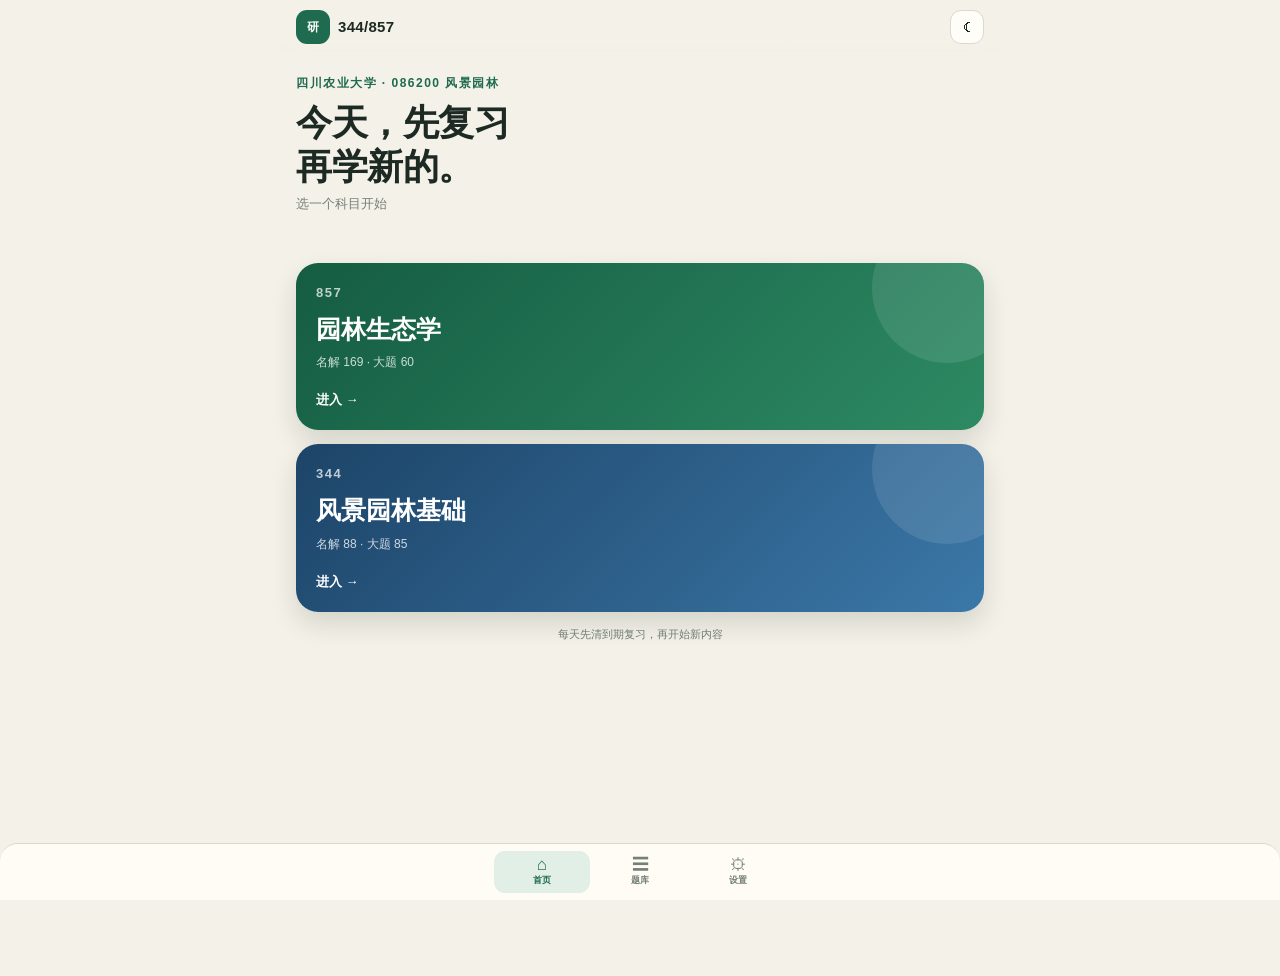
<file: index.html>
<!doctype html>
<html lang="zh-CN">
<head>
  <meta charset="utf-8">
  <meta name="viewport" content="width=device-width, initial-scale=1, viewport-fit=cover">
  <meta name="theme-color" content="#1f6b4f">
  <meta name="apple-mobile-web-app-capable" content="yes">
  <meta name="apple-mobile-web-app-status-bar-style" content="default">
  <meta name="apple-mobile-web-app-title" content="344/857 刷题">
  <title>344/857 考研刷题</title>
  <link rel="manifest" href="./manifest.webmanifest">
  <link rel="icon" href="./icons/icon-192.png">
  <link rel="apple-touch-icon" href="./icons/icon-180.png">
  <link rel="stylesheet" href="./styles.css?v=8">
</head>
<body>
  <div id="app">
    <header class="topbar">
      <div class="topbar-inner">
        <button class="icon-btn back-btn hidden" id="backBtn" aria-label="返回">‹</button>
        <div class="brand"><span class="brand-mark">研</span><span class="brand-text" id="brandText">344/857</span></div>
        <button class="icon-btn" id="themeBtn" aria-label="切换主题">☾</button>
      </div>
    </header>

    <main id="main">
      <section class="screen active" id="screen-home">
        <div class="hero">
          <div class="hero-kicker">四川农业大学 · 086200 风景园林</div>
          <h1>今天，先复习<br>再学新的。</h1>
          <p class="hero-sub">选一个科目开始</p>
        </div>
        <div class="subject-grid">
          <button class="subject-card s857" data-subject="857">
            <div class="subject-code">857</div>
            <div class="subject-name">园林生态学</div>
            <div class="subject-meta">名解 169 · 大题 60</div>
            <div class="subject-arrow">进入 →</div>
          </button>
          <button class="subject-card s344" data-subject="344">
            <div class="subject-code">344</div>
            <div class="subject-name">风景园林基础</div>
            <div class="subject-meta">名解 88 · 大题 85</div>
            <div class="subject-arrow">进入 →</div>
          </button>
        </div>
        <div class="hero-note">每天先清到期复习，再开始新内容</div>
      </section>

      <section class="screen" id="screen-subject">
        <div class="page-head"><div><div class="hero-kicker" id="subjKicker">科目</div><h1 id="subjTitle">科目</h1></div></div>
        <div class="module-grid">
          <button class="module-card" data-module="term">
            <div class="module-icon">名</div>
            <div class="module-name">名词解释</div>
            <div class="module-desc" id="termMeta">每天 20 个 · 7 个一组</div>
            <div class="module-arrow">进入 →</div>
          </button>
          <button class="module-card" data-module="big">
            <div class="module-icon">答</div>
            <div class="module-name">大题</div>
            <div class="module-desc" id="bigMeta">简答 7 · 论述 3 · 综合 2</div>
            <div class="module-arrow">进入 →</div>
          </button>
        </div>
      </section>

      <section class="screen" id="screen-dash">
        <div class="page-head">
          <div><div class="hero-kicker" id="dashKicker">科目 · 板块</div><h1 id="dashTitle">今天</h1></div>
          <button class="text-btn" id="dashLibBtn">题库 ›</button>
        </div>
        <div class="today-card">
          <div class="today-ring" id="dashRing"><div class="ring-inner"><strong id="dashDone">0</strong><span>/ <em id="dashTotal">0</em></span></div></div>
          <div class="today-info">
            <div class="today-row"><span>待复习</span><b id="dashDue">0</b></div>
            <div class="today-row"><span>今日新内容</span><b id="dashNew">0</b></div>
            <div class="today-row"><span>已完成</span><b id="dashPassed">0</b></div>
          </div>
        </div>
        <div class="start-actions">
          <button class="primary-btn" id="startBtn">开始今日学习 →</button>
          <button class="secondary-btn" id="reviewBtn">复习</button>
        </div>
        <div class="hero-note" id="dashNote">先复习到期内容，再学新内容</div>
        <div class="section-head"><h2>题库概览</h2><span class="muted" id="dashSummary"></span></div>
        <div class="stat-grid">
          <div class="stat-card"><span class="stat-num" id="dashTotalCount">0</span><span class="stat-label">总条目</span></div>
          <div class="stat-card"><span class="stat-num" id="dashMastered">0</span><span class="stat-label">熟记</span></div>
          <div class="stat-card"><span class="stat-num" id="dashDueCard">0</span><span class="stat-label">待复习</span></div>
        </div>
      </section>

      <section class="screen" id="screen-study">
        <div class="study-top">
          <div class="study-meta"><span id="studyProgressText">0 / 0</span><span class="dot">·</span><span id="studyMode">今日学习</span></div>
          <div class="progress-track"><div class="progress-fill" id="studyProgressBar"></div></div>
        </div>
        <div class="study-area" id="studyArea">
          <article class="study-card">
            <div class="card-top">
              <span class="chapter-chip" id="studyChapter">—</span>
              <div class="card-tools"><button class="icon-btn small" id="starBtn">☆</button></div>
            </div>
            <h1 class="study-term" id="studyTerm">—</h1>
            <div class="answer-box hidden" id="answerBox">
              <div class="answer-label">参考答案</div>
              <div class="answer-text" id="studyAnswer"></div>
            </div>
            <textarea id="draft" class="draft" rows="3" placeholder="先自己说一遍（可不写）"></textarea>
            <button class="primary-btn wide" id="revealBtn">显示答案</button>
            <div class="rating hidden" id="rating">
              <button class="rate forgot" data-rate="陌生"><b>陌生</b><span>明天复习</span></button>
              <button class="rate fuzzy" data-rate="模糊"><b>模糊</b><span>明天复习</span></button>
              <button class="rate remember" data-rate="记得"><b>记得</b><span>2 天后</span></button>
              <button class="rate mastered" data-rate="熟记"><b>熟记</b><span>4 天后</span></button>
            </div>
          </article>
        </div>
        <div class="empty-state hidden" id="studyEmpty">
          <div class="empty-icon">🌿</div>
          <h2>今天这组完成了</h2>
          <p id="emptyText">先复习，再学新内容。</p>
          <button class="primary-btn" id="emptyHomeBtn">回到首页</button>
        </div>
      </section>

      <section class="screen" id="screen-library">
        <div class="page-head"><div><div class="hero-kicker" id="libKicker">题库</div><h1 id="libTitle">题库</h1></div><span class="muted" id="libraryCount">0</span></div>
        <div class="search-wrap"><span class="search-icon">⌕</span><input id="searchInput" placeholder="搜索题目 / 关键词"></div>
        <div class="chips" id="catChips">
          <button class="chip active" data-cat="all">全部</button>
          <button class="chip" data-cat="重点">重点</button>
          <button class="chip" data-cat="了解">了解</button>
        </div>
        <div class="chips" id="learnChips">
          <button class="chip active" data-learn="all">全部进度</button>
          <button class="chip" data-learn="today">今天已学</button>
          <button class="chip" data-learn="past">以往学过</button>
          <button class="chip" data-learn="new">未学习</button>
        </div>
        <div class="term-list" id="libraryList"></div>
      </section>

      <section class="screen" id="screen-settings">
        <div class="page-head"><div><div class="hero-kicker">设置</div><h1>数据与显示</h1></div></div>
        <div class="settings-card">
          <label class="settings-row"><span>名词解释 / 天</span><input id="setDailyTerm" class="num-input" type="number" min="0" max="80" inputmode="numeric"></label>
          <label class="settings-row"><span>简答题 / 天</span><input id="setDailyBrief" class="num-input" type="number" min="0" max="30" inputmode="numeric"></label>
          <label class="settings-row"><span>论述题 / 天</span><input id="setDailyEssay" class="num-input" type="number" min="0" max="20" inputmode="numeric"></label>
          <label class="settings-row"><span>综合题 / 天</span><input id="setDailyComp" class="num-input" type="number" min="0" max="10" inputmode="numeric"></label>
        </div>
        <div class="hero-note">每天数量修改后，从下一次新计划开始生效；今天已开始的不变。</div>
        <div class="settings-card">
          <button class="settings-row" id="exportLocal"><span>导出本地数据（进度+我的修改）</span><b>JSON</b></button>
          <button class="settings-row" id="importLocal"><span>导入本地数据</span><b>JSON</b></button>
          <input type="file" id="importFile" accept=".json,application/json" class="hidden">
        </div>
        <div class="settings-card">
          <button class="settings-row" id="export857"><span>导出 857 题库（含我的修改）</span><b>JSON</b></button>
          <button class="settings-row" id="export344"><span>导出 344 题库（含我的修改）</span><b>JSON</b></button>
          <button class="settings-row" id="exportEdits"><span>只导出我的修改</span><b>JSON</b></button>
        </div>
        <div class="settings-card">
          <button class="settings-row" id="themeRow"><span>深色模式</span><b id="themeState">关</b></button>
          <button class="settings-row" id="resetProgress"><span>重置全部进度</span><b>清空</b></button>
          <button class="settings-row" id="resetEdits"><span>恢复原答案</span><b>恢复</b></button>
        </div>
        <div class="hero-note">进度只存在本机浏览器；换设备不会同步。</div>
      </section>
    </main>

    <nav class="tabbar">
      <button class="tab active" data-goto="home"><span>⌂</span><b>首页</b></button>
      <button class="tab" data-goto="library"><span>☰</span><b>题库</b></button>
      <button class="tab" data-goto="settings"><span>⚙</span><b>设置</b></button>
    </nav>

    <div class="summary hidden" id="summary">
      <div class="summary-card">
        <div class="summary-head"><div><div class="summary-kicker">本组小结</div><h2>这 7 个词，先过一遍</h2></div><span class="summary-count" id="summaryCount">7 个</span></div>
        <p class="summary-tip">点答案显示，再点遮住；长按答案可编辑。红色词会在后面滚动回插，不挡新词。</p>
        <div class="summary-list" id="summaryList"></div>
        <button class="primary-btn wide" id="summaryContinue">继续下一组</button>
      </div>
    </div>

    <div class="modal hidden" id="startChoice">
      <div class="modal-backdrop" data-close="startChoice"></div>
      <div class="modal-card choice-card">
        <div class="summary-kicker">开始之前</div>
        <h2 id="choiceTitle">先复习，还是先学新词？</h2>
        <p class="choice-due" id="choiceDue"></p>
        <div class="choice-actions">
          <button class="primary-btn" id="choiceReview">先复习</button>
          <button class="secondary-btn" id="choiceNew">直接学新词</button>
        </div>
        <button class="text-btn choice-cancel" id="choiceCancel">取消</button>
      </div>
    </div>

    <div class="modal hidden" id="modal">
      <div class="modal-backdrop" data-close="modal"></div>
      <div class="modal-card">
        <div class="modal-top"><span class="chapter-chip" id="modalChapter">—</span><button class="icon-btn" data-close="modal">×</button></div>
        <h2 id="modalTerm">—</h2>
        <div class="modal-answer-head"><span>参考答案</span><button class="text-btn" id="modalEditBtn">编辑答案</button></div>
        <div class="modal-answer" id="modalAnswer"></div>
        <div class="modal-editor hidden" id="modalEditor">
          <textarea id="modalEditInput" rows="8" placeholder="直接修改答案，保存后生效"></textarea>
          <div class="modal-edit-actions">
            <button class="secondary-btn" id="modalRestoreBtn">恢复原答案</button>
            <button class="primary-btn" id="modalSaveBtn">保存修改</button>
          </div>
        </div>
        <div class="modal-actions"><button class="secondary-btn" id="modalStar">☆ 收藏</button></div>
      </div>
    </div>

    <div class="toast" id="toast"></div>
  </div>
  <script src="./data.js"></script>
  <script src="./app.js"></script>
</body>
</html>
</file>
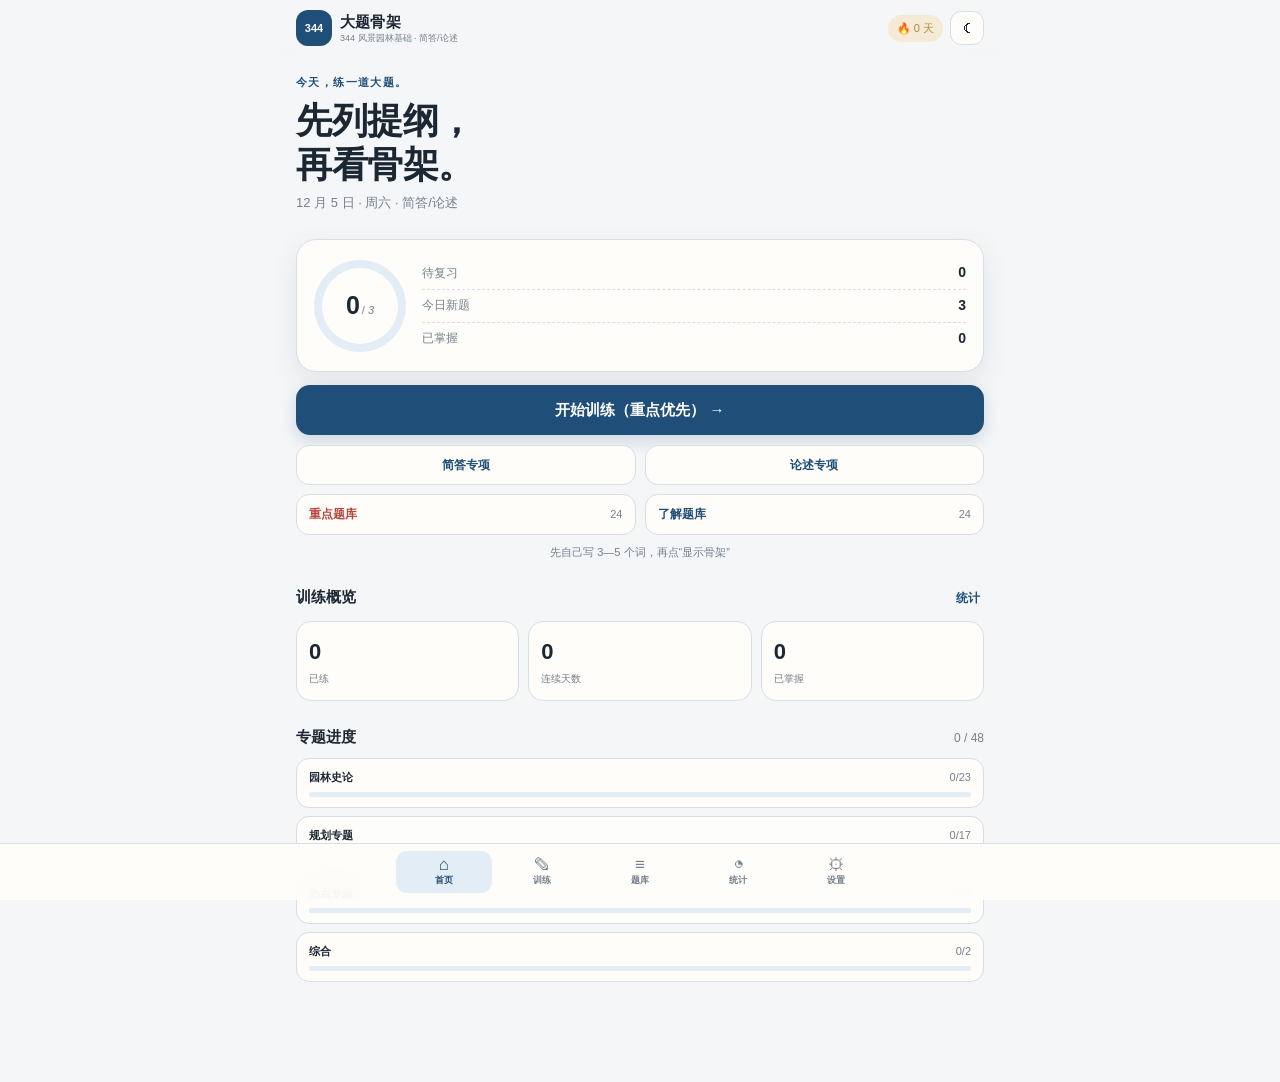
<file: 344/index.html>
<!DOCTYPE html>
<html lang="zh-CN">
<head>
  <meta charset="UTF-8">
  <meta name="viewport" content="width=device-width, initial-scale=1, viewport-fit=cover">
  <meta name="theme-color" content="#1f4e79">
  <meta name="apple-mobile-web-app-capable" content="yes">
  <meta name="apple-mobile-web-app-status-bar-style" content="default">
  <meta name="apple-mobile-web-app-title" content="344 风景园林基础 大题">
  <meta name="description" content="344 风景园林基础 简答/论述训练：先列提纲，再看骨架，限时写。">
  <link rel="manifest" href="./manifest.webmanifest">
  <link rel="icon" href="./icons/icon-192.png">
  <link rel="apple-touch-icon" href="./icons/icon-180.png">
  <link rel="stylesheet" href="./styles.css">
  <title>344 风景园林基础 大题 · 骨架训练</title>
</head>
<body data-subject="344">
  <div id="app">
    <header class="topbar" id="topbar">
      <div class="topbar-inner">
        <button class="back-btn hidden" id="backBtn" aria-label="返回">‹</button>
        <div class="brand">
          <span class="brand-mark">344</span>
          <div>
            <div class="brand-text">大题骨架</div>
            <div class="brand-sub">344 风景园林基础 · 简答/论述</div>
          </div>
        </div>
        <div class="top-actions">
          <span class="streak-pill" id="streakPill">🔥 0 天</span>
          <button class="icon-btn" id="themeBtn" aria-label="切换深浅色">☾</button>
        </div>
      </div>
    </header>

    <main>
      <section class="screen active" id="screen-home">
        <div class="hero">
          <div class="hero-kicker">今天，练一道大题。</div>
          <h1>先列提纲，<br>再看骨架。</h1>
          <p class="hero-sub" id="todayLabel">344 风景园林基础 · 简答 / 论述</p>
        </div>

        <div class="today-card">
          <div class="today-ring" id="todayRing" style="--p:0%">
            <div class="ring-inner"><strong id="todayDone">0</strong><span>/ <em id="todayTarget">3</em></span></div>
          </div>
          <div class="today-info">
            <div class="today-row"><span>待复习</span><b id="dueCount">0</b></div>
            <div class="today-row"><span>今日新题</span><b id="newCount">0</b></div>
            <div class="today-row"><span>已掌握</span><b id="masteredCount">0</b></div>
          </div>
        </div>

        <button class="primary-btn wide" id="startBtn">开始训练（重点优先） →</button>
        <div class="quick-row">
          <button class="quick-btn" id="quickS">简答专项</button>
          <button class="quick-btn" id="quickL">论述专项</button>
        </div>
        <div class="cat-row">
          <button class="cat-btn key" data-start-cat="重点"><b>重点题库</b><span id="keyCount">24</span></button>
          <button class="cat-btn know" data-start-cat="了解"><b>了解题库</b><span id="knowCount">24</span></button>
        </div>
        <div class="hero-note">先自己写 3—5 个词，再点“显示骨架”</div>

        <div class="section-head"><h2>训练概览</h2><button class="text-btn" data-goto="stats">统计</button></div>
        <div class="stat-grid">
          <div class="stat-card"><div class="stat-num" id="statDone">0</div><div class="stat-label">已练</div></div>
          <div class="stat-card"><div class="stat-num" id="statStreak">0</div><div class="stat-label">连续天数</div></div>
          <div class="stat-card"><div class="stat-num" id="statMastered">0</div><div class="stat-label">已掌握</div></div>
        </div>

        <div class="section-head"><h2>专题进度</h2><span class="muted" id="totalLabel">0 / 0</span></div>
        <div class="topic-list" id="topicList"></div>
      </section>

      <section class="screen" id="screen-train">
        <div class="train-top">
          <div class="train-meta">
            <span id="trainProgressText">0 / 0</span>
            <span class="dot">·</span>
            <span id="trainMode">今日训练</span>
          </div>
          <div class="progress-track"><div class="progress-fill" id="trainProgressBar"></div></div>
        </div>

        <div id="trainArea">
          <div class="question-card">
            <div class="q-meta">
              <span class="chip" id="trainType">简答</span>
              <span class="chip gold" id="trainSource">2025</span>
              <span class="muted" id="trainScore">10 分</span>
              <button class="delete-btn" id="deleteBtn">不考，删除</button>
            </div>
            <h1 class="q-title" id="trainTitle">题目</h1>

            <div class="timer-row">
              <div><span class="timer" id="timer">00:00</span> <span class="timer-target" id="timerTarget">建议 10 分钟</span></div>
              <button class="timer-btn" id="timerBtn">开始计时</button>
            </div>

            <textarea class="outline" id="outline" placeholder="先写提纲：分几点？每点关键词？案例/机制？"></textarea>
            <button class="reveal-btn" id="revealBtn">显示骨架</button>

            <div class="skeleton hidden" id="skeleton">
              <div class="sk-block"><div class="sk-label">破题</div><div class="sk-text" id="sBreak"></div></div>
              <div class="sk-block"><div class="sk-label">骨架</div><ol class="sk-points" id="sPoints"></ol></div>
              <div class="sk-block"><div class="sk-label">关键词</div><div class="sk-text" id="sKeys"></div></div>
              <div class="sk-block"><div class="sk-label">案例/机制</div><div class="sk-text" id="sCase"></div></div>
              <div class="sk-block sk-pit"><div class="sk-label">易漏点</div><div class="sk-text" id="sPit"></div></div>
            </div>

            <button class="full-btn hidden" id="fullBtn">看答题版</button>
            <div class="full-wrap hidden" id="fullWrap">
              <div class="sk-label">答题版（考场版）</div>
              <div id="fullBody"></div>
            </div>

            <div class="ratings hidden" id="ratings">
              <button class="rate" data-level="0"><b>没思路</b><span>明天再来</span></button>
              <button class="rate" data-level="1"><b>有框架</b><span>2 天后</span></button>
              <button class="rate" data-level="2"><b>能展开</b><span>4 天后</span></button>
              <button class="rate" data-level="3"><b>能写完</b><span>7 天后</span></button>
            </div>

            <div class="card-foot">
              <button class="foot-btn" id="prevBtn">‹ 上一题</button>
              <button class="foot-btn" id="skipBtn">跳过 ›</button>
            </div>
          </div>
        </div>

        <div class="empty-state hidden" id="trainEmpty">
          <div class="empty-icon">✓</div>
          <h2>这一组练完了</h2>
          <p id="emptyText">今天的题已经清空。</p>
          <button class="primary-btn" data-goto="home">回首页</button>
        </div>
      </section>

      <section class="screen" id="screen-library">
        <div class="library-head"><h1>题库</h1><span class="muted" id="libraryCount">0 题</span></div>
        <div class="search-wrap"><span class="search-icon">⌕</span><input id="searchInput" placeholder="搜题目 / 关键词"></div>
        <div class="chips" id="filterChips">
          <button class="filter-chip active" data-filter="all">全部</button>
          <button class="filter-chip" data-filter="简答">简答</button>
          <button class="filter-chip" data-filter="论述">论述</button>
          <button class="filter-chip" data-filter="new">未练</button>
          <button class="filter-chip" data-filter="mastered">已掌握</button>
        </div>
        <div class="chips" id="catChips">
          <button class="filter-chip active" data-cat="all">全部题库</button>
          <button class="filter-chip" data-cat="重点">重点</button>
          <button class="filter-chip" data-cat="了解">了解</button>
        </div>
        <div class="q-list" id="questionList"></div>
      </section>

      <section class="screen" id="screen-stats">
        <div class="library-head"><h1>训练统计</h1><button class="text-btn" data-goto="settings">设置</button></div>
        <div class="stat-hero">
          <div><div class="stat-hero-num" id="statDone2">0</div><div class="stat-hero-label">已练题数</div></div>
          <div><div class="stat-hero-num" id="statMastered2">0</div><div class="stat-hero-label">已掌握</div></div>
          <div><div class="stat-hero-num" id="statDays2">0</div><div class="stat-hero-label">训练天数</div></div>
        </div>
        <div class="panel"><div class="panel-head"><h2>题型完成</h2><span class="muted">已练 / 总数</span></div><div class="bar-list" id="typeBars"></div></div>
        <div class="panel"><div class="panel-head"><h2>熟练度分布</h2><span class="muted">四档</span></div><div class="bar-list" id="levelBars"></div></div>
        <div class="panel"><div class="panel-head"><h2>最近 7 天</h2><span class="muted" id="weekTotal">0 次</span></div><div class="week-chart" id="weekChart"></div></div>
        <div class="panel"><div class="panel-head"><h2>专题进度</h2><span class="muted">已练 / 总数</span></div><div class="bar-list" id="topicStats"></div></div>
      </section>

      <section class="screen" id="screen-settings">
        <div class="library-head"><h1>设置</h1></div>
        <div class="setting-group">
          <label class="setting-row"><span><b>每日训练</b><small>一天练几题（含复习）</small></span>
            <select id="dailySelect"><option value="2">2 题</option><option value="3">3 题</option><option value="5">5 题</option><option value="8">8 题</option></select>
          </label>
          <label class="setting-row"><span><b>出题顺序</b><small>随机或按题库顺序</small></span>
            <select id="orderSelect"><option value="random">随机</option><option value="sequence">顺序</option></select>
          </label>
          <label class="setting-row"><span><b>深色模式</b><small>夜间护眼</small></span><input type="checkbox" id="darkToggle" class="switch"></label>
        </div>
        <div class="setting-group">
          <button class="setting-btn" id="exportBtn"><b>导出学习数据</b><span>JSON 备份</span></button>
          <label class="setting-btn"><b>导入学习数据</b><span>选择 JSON</span><input type="file" id="importFile" accept="application/json" class="hidden"></label>
          <button class="setting-btn" id="restoreBtn"><b>恢复已删除题目</b><span id="hiddenCount">0 题</span></button>
          <button class="setting-btn danger" id="resetBtn"><b>清空全部进度</b><span>不可恢复</span></button>
        </div>
        <div class="about">
          <p><b>344 风景园林基础 · 大题骨架训练</b></p>
          <p>题库：48 题，来自 344/857 简答·论述骨架卡第一批、第二批。</p>
          <p>不是全文答案；只练“破题—骨架—关键词—案例/机制—易漏点”。</p>
          <p>进度只保存在本机浏览器，不上传。</p>
        </div>
      </section>
    </main>

    <nav class="tabbar">
      <button class="tab active" data-goto="home"><span>⌂</span><b>首页</b></button>
      <button class="tab" data-goto="train"><span>✎</span><b>训练</b></button>
      <button class="tab" data-goto="library"><span>≡</span><b>题库</b></button>
      <button class="tab" data-goto="stats"><span>◔</span><b>统计</b></button>
      <button class="tab" data-goto="settings"><span>⚙</span><b>设置</b></button>
    </nav>
  </div>

  <div class="modal hidden" id="modal">
    <div class="modal-backdrop" data-close="modal"></div>
    <div class="modal-card">
      <div class="modal-top"><span class="chip" id="mType">简答</span><button class="icon-btn" data-close="modal">×</button></div>
      <h2 id="mTitle">题目</h2>
      <div id="mBody"></div>
      <button class="full-btn hidden" id="mFullBtn">看答题版</button>
      <div class="full-wrap hidden" id="mFull"></div>
      <div class="modal-actions"><button class="ghost-btn" id="mDelete">删除题目</button><button class="primary-btn" id="mStart">练这道</button></div>
    </div>
  </div>

  <div class="toast" id="toast"></div>

  <script src="./data.js"></script>
  <script src="./app.js"></script>
</body>
</html>
</file>
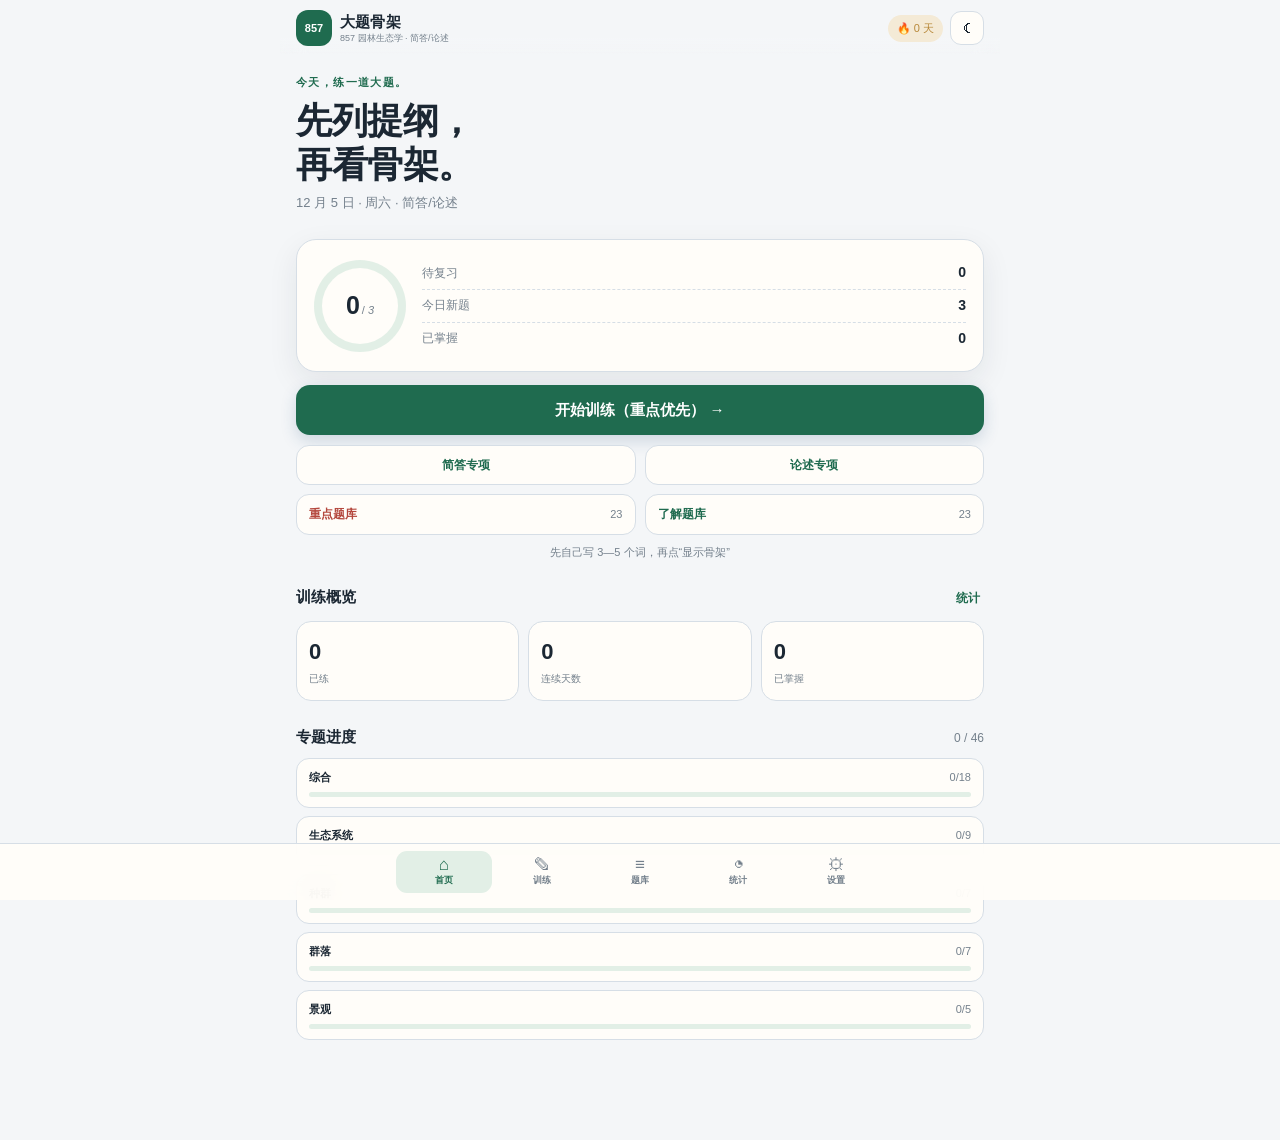
<file: 857/index.html>
<!DOCTYPE html>
<html lang="zh-CN">
<head>
  <meta charset="UTF-8">
  <meta name="viewport" content="width=device-width, initial-scale=1, viewport-fit=cover">
  <meta name="theme-color" content="#1f6b4f">
  <meta name="apple-mobile-web-app-capable" content="yes">
  <meta name="apple-mobile-web-app-status-bar-style" content="default">
  <meta name="apple-mobile-web-app-title" content="857 园林生态学 大题">
  <meta name="description" content="857 园林生态学 简答/论述训练：先列提纲，再看骨架，限时写。">
  <link rel="manifest" href="./manifest.webmanifest">
  <link rel="icon" href="./icons/icon-192.png">
  <link rel="apple-touch-icon" href="./icons/icon-180.png">
  <link rel="stylesheet" href="./styles.css">
  <title>857 园林生态学 大题 · 骨架训练</title>
</head>
<body data-subject="857">
  <div id="app">
    <header class="topbar" id="topbar">
      <div class="topbar-inner">
        <button class="back-btn hidden" id="backBtn" aria-label="返回">‹</button>
        <div class="brand">
          <span class="brand-mark">857</span>
          <div>
            <div class="brand-text">大题骨架</div>
            <div class="brand-sub">857 园林生态学 · 简答/论述</div>
          </div>
        </div>
        <div class="top-actions">
          <span class="streak-pill" id="streakPill">🔥 0 天</span>
          <button class="icon-btn" id="themeBtn" aria-label="切换深浅色">☾</button>
        </div>
      </div>
    </header>

    <main>
      <section class="screen active" id="screen-home">
        <div class="hero">
          <div class="hero-kicker">今天，练一道大题。</div>
          <h1>先列提纲，<br>再看骨架。</h1>
          <p class="hero-sub" id="todayLabel">857 园林生态学 · 简答 / 论述</p>
        </div>

        <div class="today-card">
          <div class="today-ring" id="todayRing" style="--p:0%">
            <div class="ring-inner"><strong id="todayDone">0</strong><span>/ <em id="todayTarget">3</em></span></div>
          </div>
          <div class="today-info">
            <div class="today-row"><span>待复习</span><b id="dueCount">0</b></div>
            <div class="today-row"><span>今日新题</span><b id="newCount">0</b></div>
            <div class="today-row"><span>已掌握</span><b id="masteredCount">0</b></div>
          </div>
        </div>

        <button class="primary-btn wide" id="startBtn">开始训练（重点优先） →</button>
        <div class="quick-row">
          <button class="quick-btn" id="quickS">简答专项</button>
          <button class="quick-btn" id="quickL">论述专项</button>
        </div>
        <div class="cat-row">
          <button class="cat-btn key" data-start-cat="重点"><b>重点题库</b><span id="keyCount">23</span></button>
          <button class="cat-btn know" data-start-cat="了解"><b>了解题库</b><span id="knowCount">23</span></button>
        </div>
        <div class="hero-note">先自己写 3—5 个词，再点“显示骨架”</div>

        <div class="section-head"><h2>训练概览</h2><button class="text-btn" data-goto="stats">统计</button></div>
        <div class="stat-grid">
          <div class="stat-card"><div class="stat-num" id="statDone">0</div><div class="stat-label">已练</div></div>
          <div class="stat-card"><div class="stat-num" id="statStreak">0</div><div class="stat-label">连续天数</div></div>
          <div class="stat-card"><div class="stat-num" id="statMastered">0</div><div class="stat-label">已掌握</div></div>
        </div>

        <div class="section-head"><h2>专题进度</h2><span class="muted" id="totalLabel">0 / 0</span></div>
        <div class="topic-list" id="topicList"></div>
      </section>

      <section class="screen" id="screen-train">
        <div class="train-top">
          <div class="train-meta">
            <span id="trainProgressText">0 / 0</span>
            <span class="dot">·</span>
            <span id="trainMode">今日训练</span>
          </div>
          <div class="progress-track"><div class="progress-fill" id="trainProgressBar"></div></div>
        </div>

        <div id="trainArea">
          <div class="question-card">
            <div class="q-meta">
              <span class="chip" id="trainType">简答</span>
              <span class="chip gold" id="trainSource">2025</span>
              <span class="muted" id="trainScore">10 分</span>
              <button class="delete-btn" id="deleteBtn">不考，删除</button>
            </div>
            <h1 class="q-title" id="trainTitle">题目</h1>

            <div class="timer-row">
              <div><span class="timer" id="timer">00:00</span> <span class="timer-target" id="timerTarget">建议 10 分钟</span></div>
              <button class="timer-btn" id="timerBtn">开始计时</button>
            </div>

            <textarea class="outline" id="outline" placeholder="先写提纲：分几点？每点关键词？案例/机制？"></textarea>
            <button class="reveal-btn" id="revealBtn">显示骨架</button>

            <div class="skeleton hidden" id="skeleton">
              <div class="sk-block"><div class="sk-label">破题</div><div class="sk-text" id="sBreak"></div></div>
              <div class="sk-block"><div class="sk-label">骨架</div><ol class="sk-points" id="sPoints"></ol></div>
              <div class="sk-block"><div class="sk-label">关键词</div><div class="sk-text" id="sKeys"></div></div>
              <div class="sk-block"><div class="sk-label">案例/机制</div><div class="sk-text" id="sCase"></div></div>
              <div class="sk-block sk-pit"><div class="sk-label">易漏点</div><div class="sk-text" id="sPit"></div></div>
            </div>

            <button class="full-btn hidden" id="fullBtn">看答题版</button>
            <div class="full-wrap hidden" id="fullWrap">
              <div class="sk-label">答题版（考场版）</div>
              <div id="fullBody"></div>
            </div>

            <div class="ratings hidden" id="ratings">
              <button class="rate" data-level="0"><b>没思路</b><span>明天再来</span></button>
              <button class="rate" data-level="1"><b>有框架</b><span>2 天后</span></button>
              <button class="rate" data-level="2"><b>能展开</b><span>4 天后</span></button>
              <button class="rate" data-level="3"><b>能写完</b><span>7 天后</span></button>
            </div>

            <div class="card-foot">
              <button class="foot-btn" id="prevBtn">‹ 上一题</button>
              <button class="foot-btn" id="skipBtn">跳过 ›</button>
            </div>
          </div>
        </div>

        <div class="empty-state hidden" id="trainEmpty">
          <div class="empty-icon">✓</div>
          <h2>这一组练完了</h2>
          <p id="emptyText">今天的题已经清空。</p>
          <button class="primary-btn" data-goto="home">回首页</button>
        </div>
      </section>

      <section class="screen" id="screen-library">
        <div class="library-head"><h1>题库</h1><span class="muted" id="libraryCount">0 题</span></div>
        <div class="search-wrap"><span class="search-icon">⌕</span><input id="searchInput" placeholder="搜题目 / 关键词"></div>
        <div class="chips" id="filterChips">
          <button class="filter-chip active" data-filter="all">全部</button>
          <button class="filter-chip" data-filter="简答">简答</button>
          <button class="filter-chip" data-filter="论述">论述</button>
          <button class="filter-chip" data-filter="new">未练</button>
          <button class="filter-chip" data-filter="mastered">已掌握</button>
        </div>
        <div class="chips" id="catChips">
          <button class="filter-chip active" data-cat="all">全部题库</button>
          <button class="filter-chip" data-cat="重点">重点</button>
          <button class="filter-chip" data-cat="了解">了解</button>
        </div>
        <div class="q-list" id="questionList"></div>
      </section>

      <section class="screen" id="screen-stats">
        <div class="library-head"><h1>训练统计</h1><button class="text-btn" data-goto="settings">设置</button></div>
        <div class="stat-hero">
          <div><div class="stat-hero-num" id="statDone2">0</div><div class="stat-hero-label">已练题数</div></div>
          <div><div class="stat-hero-num" id="statMastered2">0</div><div class="stat-hero-label">已掌握</div></div>
          <div><div class="stat-hero-num" id="statDays2">0</div><div class="stat-hero-label">训练天数</div></div>
        </div>
        <div class="panel"><div class="panel-head"><h2>题型完成</h2><span class="muted">已练 / 总数</span></div><div class="bar-list" id="typeBars"></div></div>
        <div class="panel"><div class="panel-head"><h2>熟练度分布</h2><span class="muted">四档</span></div><div class="bar-list" id="levelBars"></div></div>
        <div class="panel"><div class="panel-head"><h2>最近 7 天</h2><span class="muted" id="weekTotal">0 次</span></div><div class="week-chart" id="weekChart"></div></div>
        <div class="panel"><div class="panel-head"><h2>专题进度</h2><span class="muted">已练 / 总数</span></div><div class="bar-list" id="topicStats"></div></div>
      </section>

      <section class="screen" id="screen-settings">
        <div class="library-head"><h1>设置</h1></div>
        <div class="setting-group">
          <label class="setting-row"><span><b>每日训练</b><small>一天练几题（含复习）</small></span>
            <select id="dailySelect"><option value="2">2 题</option><option value="3">3 题</option><option value="5">5 题</option><option value="8">8 题</option></select>
          </label>
          <label class="setting-row"><span><b>出题顺序</b><small>随机或按题库顺序</small></span>
            <select id="orderSelect"><option value="random">随机</option><option value="sequence">顺序</option></select>
          </label>
          <label class="setting-row"><span><b>深色模式</b><small>夜间护眼</small></span><input type="checkbox" id="darkToggle" class="switch"></label>
        </div>
        <div class="setting-group">
          <button class="setting-btn" id="exportBtn"><b>导出学习数据</b><span>JSON 备份</span></button>
          <label class="setting-btn"><b>导入学习数据</b><span>选择 JSON</span><input type="file" id="importFile" accept="application/json" class="hidden"></label>
          <button class="setting-btn" id="restoreBtn"><b>恢复已删除题目</b><span id="hiddenCount">0 题</span></button>
          <button class="setting-btn danger" id="resetBtn"><b>清空全部进度</b><span>不可恢复</span></button>
        </div>
        <div class="about">
          <p><b>857 园林生态学 · 大题骨架训练</b></p>
          <p>题库：46 题，来自 344/857 简答·论述骨架卡第一批、第二批。</p>
          <p>不是全文答案；只练“破题—骨架—关键词—案例/机制—易漏点”。</p>
          <p>进度只保存在本机浏览器，不上传。</p>
        </div>
      </section>
    </main>

    <nav class="tabbar">
      <button class="tab active" data-goto="home"><span>⌂</span><b>首页</b></button>
      <button class="tab" data-goto="train"><span>✎</span><b>训练</b></button>
      <button class="tab" data-goto="library"><span>≡</span><b>题库</b></button>
      <button class="tab" data-goto="stats"><span>◔</span><b>统计</b></button>
      <button class="tab" data-goto="settings"><span>⚙</span><b>设置</b></button>
    </nav>
  </div>

  <div class="modal hidden" id="modal">
    <div class="modal-backdrop" data-close="modal"></div>
    <div class="modal-card">
      <div class="modal-top"><span class="chip" id="mType">简答</span><button class="icon-btn" data-close="modal">×</button></div>
      <h2 id="mTitle">题目</h2>
      <div id="mBody"></div>
      <button class="full-btn hidden" id="mFullBtn">看答题版</button>
      <div class="full-wrap hidden" id="mFull"></div>
      <div class="modal-actions"><button class="ghost-btn" id="mDelete">删除题目</button><button class="primary-btn" id="mStart">练这道</button></div>
    </div>
  </div>

  <div class="toast" id="toast"></div>

  <script src="./data.js"></script>
  <script src="./app.js"></script>
</body>
</html>
</file>
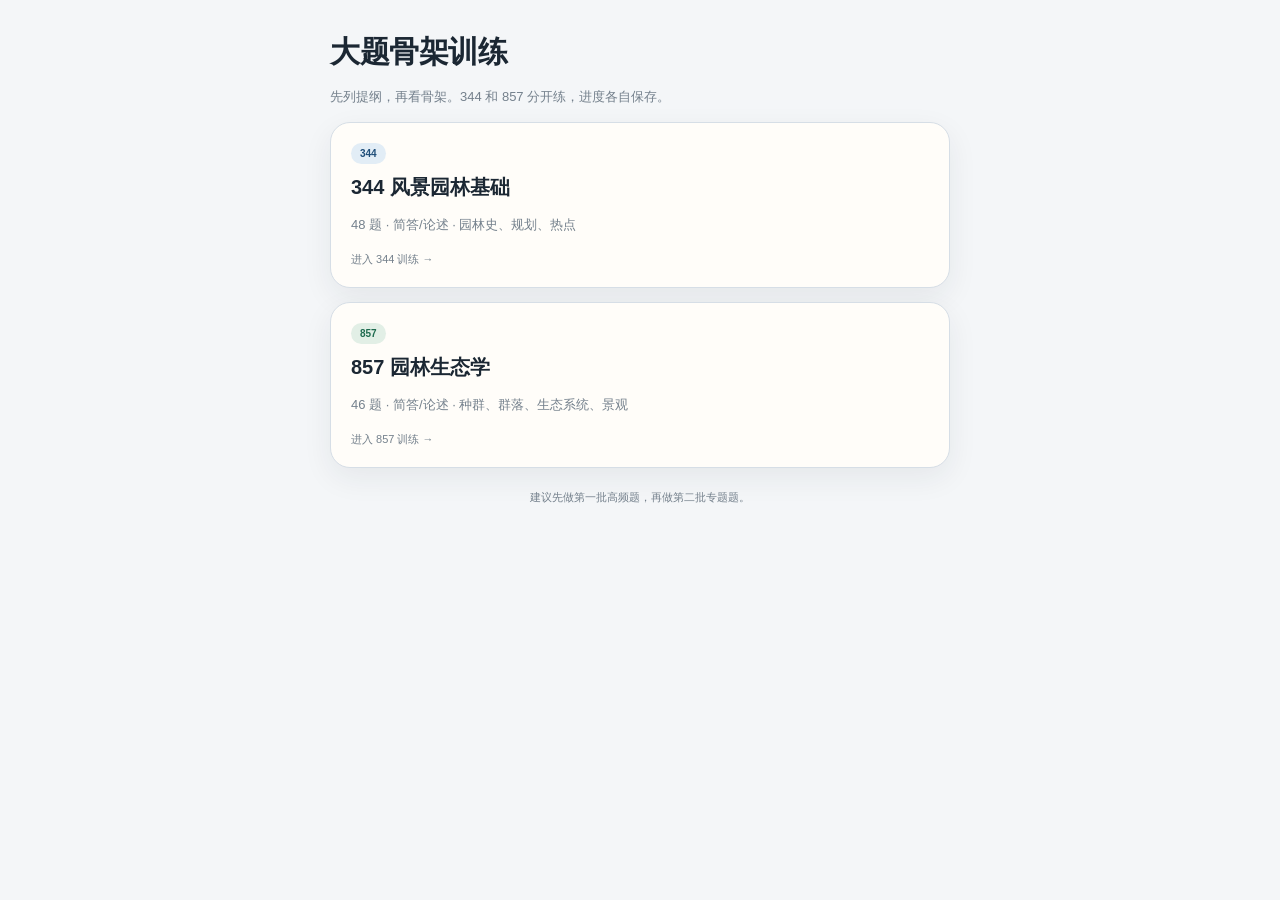
<file: 大题训练-GitHub上传/index.html>
<!DOCTYPE html>
<html lang="zh-CN"><head><meta charset="UTF-8"><meta name="viewport" content="width=device-width,initial-scale=1"><title>344 / 857 大题骨架训练</title>
<style>
:root{--bg:#f4f6f8;--card:#fffdf9;--ink:#1b2733;--muted:#74808c;--line:#d6dee6}
*{box-sizing:border-box}body{margin:0;background:var(--bg);color:var(--ink);font-family:-apple-system,BlinkMacSystemFont,"PingFang SC","Microsoft YaHei",sans-serif;padding:32px 18px}
.wrap{max-width:620px;margin:0 auto}h1{font-size:30px;margin:0 0 6px;letter-spacing:-.5px}p{color:var(--muted);font-size:13px;line-height:1.7}
a.card{display:block;text-decoration:none;color:inherit;background:var(--card);border:1px solid var(--line);border-radius:20px;padding:20px;margin-top:14px;box-shadow:0 10px 30px rgba(28,42,54,.07)}
a.card:active{transform:scale(.995)}.tag{display:inline-block;font-size:10px;font-weight:800;padding:5px 9px;border-radius:99px;margin-bottom:10px}
.blue{color:#1f4e79;background:#e2edf6}.green{color:#1f6b4f;background:#e2efe6}.card h2{margin:0 0 4px;font-size:20px}.card small{color:var(--muted);font-size:11px}
.foot{margin-top:22px;font-size:11px;color:var(--muted);text-align:center}
</style></head><body><div class="wrap"><h1>大题骨架训练</h1><p>先列提纲，再看骨架。344 和 857 分开练，进度各自保存。</p>
<a class="card" href="./344/"><span class="tag blue">344</span><h2>344 风景园林基础</h2><p>48 题 · 简答/论述 · 园林史、规划、热点</p><small>进入 344 训练 →</small></a>
<a class="card" href="./857/"><span class="tag green">857</span><h2>857 园林生态学</h2><p>46 题 · 简答/论述 · 种群、群落、生态系统、景观</p><small>进入 857 训练 →</small></a>
<div class="foot">建议先做第一批高频题，再做第二批专题题。</div></div></body></html>
</file>
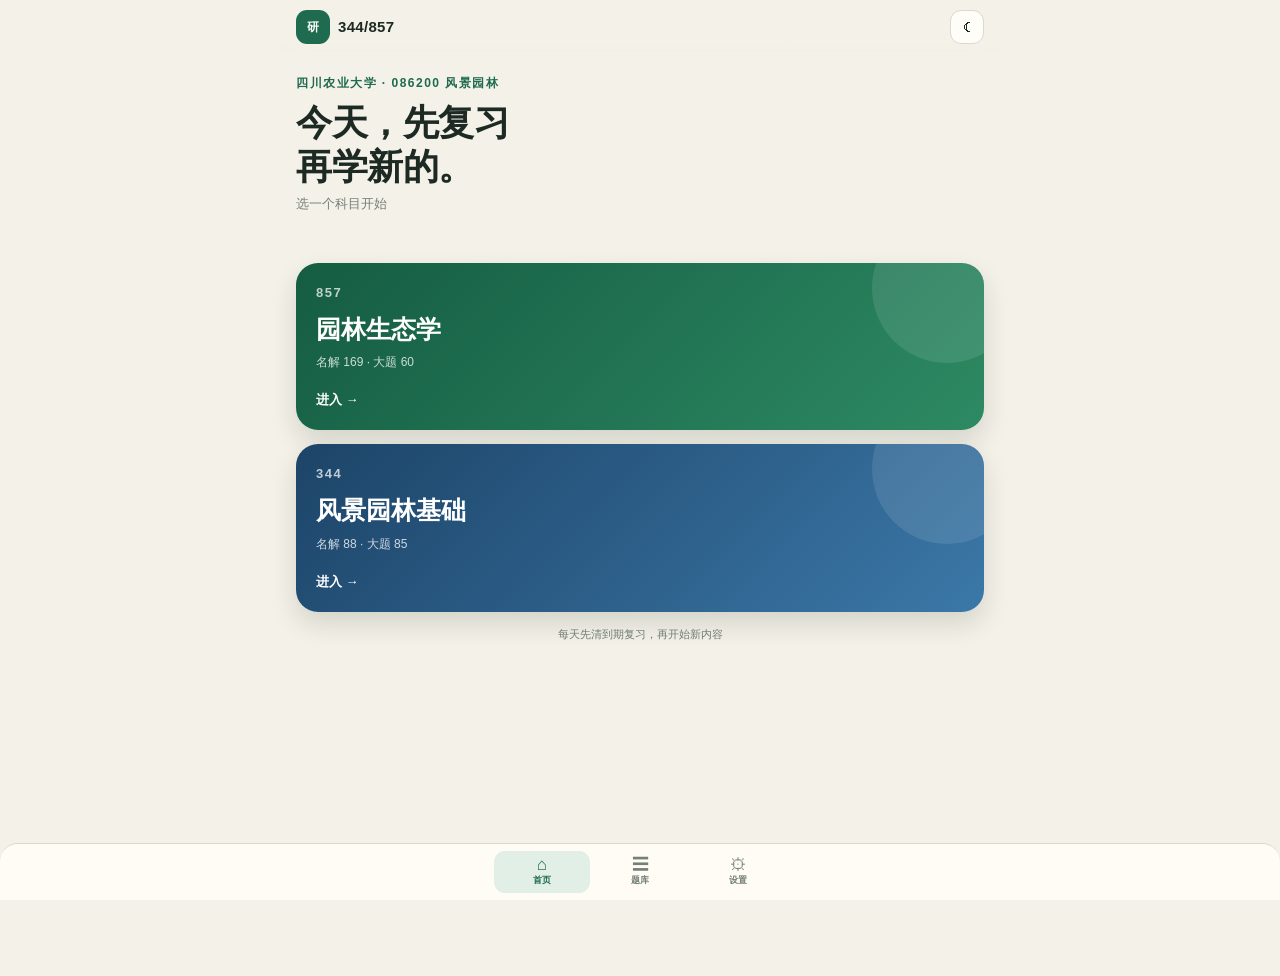
<file: 344+857刷题-离线版.html>
<!doctype html>
<html lang="zh-CN">
<head>
  <meta charset="utf-8">
  <meta name="viewport" content="width=device-width, initial-scale=1, viewport-fit=cover">
  <meta name="theme-color" content="#1f6b4f">
  <meta name="apple-mobile-web-app-capable" content="yes">
  <meta name="apple-mobile-web-app-status-bar-style" content="default">
  <meta name="apple-mobile-web-app-title" content="344/857 刷题">
  <title>344/857 考研刷题</title>
  
  
  
  <style>
:root {
  --bg: #f4f1e8;
  --bg-2: #ebe6d8;
  --card: #fffdf7;
  --ink: #1d2a24;
  --muted: #748078;
  --line: #ddd8ca;
  --green: #1f6b4f;
  --green-2: #2f8a66;
  --green-soft: #e2efe6;
  --gold: #b8893b;
  --gold-soft: #f4ead6;
  --danger: #b4473d;
  --shadow: 0 10px 30px rgba(36, 48, 40, .08);
  --radius: 20px;
}
body.dark {
  --bg: #121815;
  --bg-2: #1a231e;
  --card: #1c2621;
  --ink: #e8eee9;
  --muted: #9aa79f;
  --line: #2d3b34;
  --green: #6fc39c;
  --green-2: #8bd4b0;
  --green-soft: #20382d;
  --gold: #d2a55f;
  --gold-soft: #332a1b;
  --danger: #e07a6f;
  --shadow: 0 10px 30px rgba(0, 0, 0, .28);
}
* { box-sizing: border-box; -webkit-tap-highlight-color: transparent; }
html, body { margin: 0; padding: 0; }
body {
  font-family: -apple-system, BlinkMacSystemFont, "PingFang SC", "Hiragino Sans GB", "Microsoft YaHei", sans-serif;
  background: var(--bg);
  color: var(--ink);
  line-height: 1.55;
  min-height: 100dvh;
  padding-bottom: calc(76px + env(safe-area-inset-bottom));
}
button, input, select, textarea { font: inherit; color: inherit; }
button { border: 0; background: none; cursor: pointer; }
.hidden { display: none !important; }
.muted { color: var(--muted); font-size: 12px; }

#app { max-width: 720px; margin: 0 auto; min-height: 100dvh; }

/* top bar */
.topbar {
  position: sticky; top: 0; z-index: 30;
  padding: max(10px, env(safe-area-inset-top)) 16px 8px;
  background: linear-gradient(var(--bg) 70%, transparent);
  backdrop-filter: blur(12px);
}
.topbar-inner { display: flex; align-items: center; gap: 10px; }
.brand { display: flex; align-items: center; gap: 8px; flex: 1; min-width: 0; }
.brand-mark {
  display: inline-grid; place-items: center;
  width: 34px; height: 34px; border-radius: 11px;
  background: var(--green); color: #fff; font-weight: 800; font-size: 12px; letter-spacing: .3px;
}
.brand-text { font-weight: 700; font-size: 15px; letter-spacing: .3px; }
.top-actions { display: flex; align-items: center; gap: 8px; }
.streak-pill {
  font-size: 11px; color: var(--gold); background: var(--gold-soft);
  padding: 5px 9px; border-radius: 999px; white-space: nowrap;
}
.icon-btn {
  width: 34px; height: 34px; border-radius: 11px; display: inline-grid; place-items: center;
  color: var(--ink); background: var(--card); border: 1px solid var(--line);
}
.icon-btn.small { width: 30px; height: 30px; font-size: 14px; }
.back-btn { font-size: 24px; line-height: 1; padding-bottom: 4px; }

main { padding: 4px 16px 24px; }
.screen { display: none; animation: fade .18s ease; }
.screen.active { display: block; }
@keyframes fade { from { opacity: 0; transform: translateY(4px); } to { opacity: 1; transform: none; } }

/* hero */
.hero { padding: 18px 0 10px; }
.hero-kicker { color: var(--green); font-size: 12px; font-weight: 700; letter-spacing: 1.5px; text-transform: uppercase; }
.hero h1 { font-size: 30px; line-height: 1.22; letter-spacing: -.5px; margin: 8px 0 6px; font-weight: 800; }
.hero-sub { color: var(--muted); font-size: 13px; margin: 0 0 18px; }
.today-card {
  display: flex; align-items: center; gap: 18px;
  background: var(--card); border: 1px solid var(--line);
  border-radius: var(--radius); padding: 18px; box-shadow: var(--shadow);
}
.today-ring {
  width: 94px; height: 94px; border-radius: 50%; flex: 0 0 auto;
  background: conic-gradient(var(--green) var(--p, 0%), var(--green-soft) 0);
  display: grid; place-items: center; position: relative;
}
.today-ring::after { content: ""; position: absolute; inset: 8px; border-radius: 50%; background: var(--card); }
.ring-inner { position: relative; z-index: 1; display: flex; align-items: baseline; gap: 3px; }
.ring-inner strong { font-size: 26px; line-height: 1; }
.ring-inner span { font-size: 12px; color: var(--muted); }
.ring-inner em { font-style: normal; }
.today-info { flex: 1; min-width: 0; }
.today-row { display: flex; align-items: center; justify-content: space-between; padding: 5px 0; font-size: 13px; color: var(--muted); border-bottom: 1px dashed var(--line); }
.today-row:last-child { border-bottom: 0; }
.today-row b { color: var(--ink); font-size: 15px; }

.primary-btn {
  background: var(--green); color: #fff; border-radius: 14px; padding: 13px 18px;
  font-weight: 700; font-size: 15px; display: inline-flex; align-items: center; justify-content: center; gap: 8px;
  box-shadow: 0 6px 16px rgba(31, 107, 79, .2);
}
.primary-btn:active { transform: scale(.99); }
.primary-btn.wide { width: 100%; margin-top: 14px; }
.cat-row { display: grid; grid-template-columns: 1fr 1fr; gap: 9px; margin-top: 10px; }
.cat-btn { background: var(--card); border: 1px solid var(--line); border-radius: 13px; padding: 10px 12px; display: flex; align-items: center; justify-content: space-between; }
.cat-btn b { font-size: 12px; }
.cat-btn span { font-size: 11px; color: var(--muted); }
.cat-btn.key b { color: var(--danger); }
.cat-btn.know b { color: var(--green); }
.secondary-btn {
  background: var(--card); border: 1px solid var(--line); color: var(--ink);
  border-radius: 13px; padding: 11px 16px; font-weight: 600; font-size: 13px;
}
.hero-note { text-align: center; color: var(--muted); font-size: 11px; margin-top: 10px; }

.section-head { display: flex; align-items: baseline; justify-content: space-between; margin: 26px 0 10px; }
.section-head h2 { font-size: 15px; margin: 0; font-weight: 700; }
.text-btn { color: var(--green); font-size: 12px; font-weight: 600; padding: 4px; }

.stat-grid { display: grid; grid-template-columns: repeat(3, 1fr); gap: 10px; }
.stat-card {
  background: var(--card); border: 1px solid var(--line); border-radius: 16px;
  padding: 14px 12px; display: flex; flex-direction: column; gap: 2px;
}
.stat-num { font-size: 22px; font-weight: 800; letter-spacing: -.5px; }
.stat-label { font-size: 11px; color: var(--muted); }

.chapter-list { display: flex; flex-direction: column; gap: 9px; }
.chapter-item { background: var(--card); border: 1px solid var(--line); border-radius: 14px; padding: 11px 13px; }
.chapter-line { display: flex; justify-content: space-between; gap: 10px; font-size: 12px; margin-bottom: 7px; }
.chapter-line span:first-child { font-weight: 600; overflow: hidden; text-overflow: ellipsis; white-space: nowrap; }
.chapter-line span:last-child { color: var(--muted); white-space: nowrap; }
.mini-track { height: 5px; border-radius: 99px; background: var(--green-soft); overflow: hidden; }
.mini-fill { height: 100%; border-radius: 99px; background: var(--green); }

/* study */
.study-top { padding: 8px 0 12px; }
.study-meta { display: flex; align-items: center; gap: 6px; font-size: 12px; color: var(--muted); margin-bottom: 8px; }
.dot { opacity: .5; }
.progress-track { height: 6px; border-radius: 99px; background: var(--bg-2); overflow: hidden; }
.progress-fill { height: 100%; width: 0; background: var(--green); border-radius: 99px; transition: width .2s; }
.study-area { display: flex; justify-content: center; }
.study-card {
  width: 100%; background: var(--card); border: 1px solid var(--line);
  border-radius: 24px; padding: 20px 18px 14px; box-shadow: var(--shadow);
}
.card-top { display: flex; align-items: center; justify-content: space-between; gap: 10px; }
.chapter-chip {
  display: inline-block; max-width: 70%; overflow: hidden; text-overflow: ellipsis; white-space: nowrap;
  font-size: 10px; font-weight: 700; color: var(--green);
  background: var(--green-soft); padding: 5px 9px; border-radius: 999px; letter-spacing: .2px;
}
.card-tools { display: flex; gap: 6px; }
.study-term { font-size: 30px; line-height: 1.28; letter-spacing: -.6px; margin: 28px 0 18px; font-weight: 800; word-break: break-word; }
.draft {
  width: 100%; resize: none; border: 1px dashed var(--line); background: transparent;
  border-radius: 13px; padding: 11px 12px; font-size: 13px; line-height: 1.6;
  outline: none; min-height: 74px;
}
.draft:focus { border-color: var(--green); background: var(--green-soft); }
.answer-box {
  background: var(--green-soft); border-radius: 15px; padding: 14px;
  margin-bottom: 12px;
}
.answer-label { font-size: 10px; font-weight: 700; letter-spacing: 1px; color: var(--green); margin-bottom: 6px; }
.answer-text { font-size: 14px; line-height: 1.75; }
.answer-imp { margin-top: 9px; font-size: 11px; color: var(--gold); }
.answer-note {
  margin-top: 10px; padding-top: 9px; border-top: 1px dashed rgba(31, 107, 79, .25);
  font-size: 11px; line-height: 1.6; color: var(--muted);
}
.rating { display: grid; grid-template-columns: repeat(2, 1fr); gap: 8px; margin-top: 10px; }
.rate {
  border-radius: 13px; padding: 10px 6px; display: flex; flex-direction: column; gap: 1px;
  border: 1px solid var(--line); background: var(--bg);
}
.rate b { font-size: 13px; }
.rate span { font-size: 9px; color: var(--muted); }
.rate.forgot b { color: var(--danger); }
.rate.fuzzy b { color: var(--gold); }
.rate.remember b { color: var(--green); }
.rate.mastered b { color: var(--green); }
.term-fail { color: var(--danger) !important; }
.answer-text.editing { outline: 2px dashed var(--green); border-radius: 6px; padding: 4px; }
.summary { position: fixed; inset: 0; z-index: 60; background: rgba(16, 24, 20, .55); display: flex; align-items: center; justify-content: center; padding: 14px; }
.summary-card { background: var(--card); border: 1px solid var(--line); border-radius: 20px; width: min(560px, 100%); max-height: 92vh; overflow: auto; padding: 18px; box-shadow: 0 24px 60px rgba(0,0,0,.25); }
.summary-head { display: flex; align-items: flex-start; justify-content: space-between; gap: 12px; }
.summary-kicker { font-size: 10px; letter-spacing: .14em; color: var(--green); font-weight: 700; }
.summary-head h2 { margin: 4px 0 0; font-size: 19px; }
.summary-count { font-size: 11px; color: var(--muted); border: 1px solid var(--line); border-radius: 999px; padding: 4px 9px; }
.summary-tip { color: var(--muted); font-size: 10px; line-height: 1.5; margin: 8px 0 12px; }
.summary-list { display: flex; flex-direction: column; gap: 7px; margin-bottom: 14px; }
.summary-item { display: grid; grid-template-columns: minmax(90px, .9fr) 1.4fr; gap: 8px; align-items: center; border-bottom: 1px dashed var(--line); padding-bottom: 7px; }
.summary-term { font-size: 12px; font-weight: 700; line-height: 1.4; }
.fail-tag { display: block; width: fit-content; margin-top: 3px; font-size: 8px; font-weight: 500; color: var(--danger); border: 1px solid currentColor; border-radius: 999px; padding: 1px 5px; }
.summary-answer { text-align: left; font-family: inherit; font-size: 10px; line-height: 1.5; color: var(--text); background: var(--bg); border: 1px solid var(--line); border-radius: 9px; padding: 7px 9px; }
.summary-answer.covered { color: transparent; background: repeating-linear-gradient(135deg, var(--line), var(--line) 4px, var(--bg) 4px, var(--bg) 8px); user-select: none; }
.summary-answer.editing { color: var(--text); background: var(--bg); outline: 2px dashed var(--green); }
.card-foot { display: flex; justify-content: space-between; margin-top: 12px; }

.empty-state { text-align: center; padding: 64px 20px; }
.empty-icon { font-size: 44px; margin-bottom: 10px; }
.empty-state h2 { margin: 0 0 6px; font-size: 20px; }
.empty-state p { color: var(--muted); font-size: 13px; margin: 0 0 18px; }

/* library */
.library-head { display: flex; align-items: baseline; justify-content: space-between; padding: 14px 0 12px; }
.library-head h1 { font-size: 28px; margin: 0; letter-spacing: -.5px; }
.search-wrap {
  position: relative; display: flex; align-items: center;
  background: var(--card); border: 1px solid var(--line); border-radius: 14px;
  padding: 0 12px; margin-bottom: 10px;
}
.search-icon { color: var(--muted); font-size: 18px; margin-right: 8px; }
.search-wrap input { flex: 1; border: 0; outline: none; background: transparent; padding: 12px 0; font-size: 13px; }
.chips { display: flex; gap: 7px; overflow-x: auto; padding: 2px 0 12px; scrollbar-width: none; }
.chips::-webkit-scrollbar { display: none; }
.chip {
  flex: 0 0 auto; font-size: 11px; padding: 7px 11px; border-radius: 999px;
  background: var(--card); border: 1px solid var(--line); color: var(--muted);
}
.chip.active { background: var(--green); border-color: var(--green); color: #fff; font-weight: 600; }
.term-list { display: flex; flex-direction: column; gap: 8px; }
.term-item {
  display: flex; align-items: center; gap: 10px; text-align: left;
  background: var(--card); border: 1px solid var(--line); border-radius: 14px; padding: 12px 13px;
}
.term-left { flex: 1; min-width: 0; }
.term-name { font-size: 14px; font-weight: 700; display: flex; align-items: center; gap: 6px; }
.term-sub { font-size: 10px; color: var(--muted); margin-top: 2px; overflow: hidden; text-overflow: ellipsis; white-space: nowrap; }
.status-dot { width: 7px; height: 7px; border-radius: 50%; background: var(--line); flex: 0 0 auto; }
.status-dot.mastered { background: var(--green); }
.status-dot.learning { background: var(--gold); }
.status-dot.fuzzy { background: var(--danger); }
.term-fav { color: var(--gold); font-size: 14px; }
.empty-list { text-align: center; color: var(--muted); font-size: 13px; padding: 40px 0; }

/* stats */
.stat-hero {
  display: grid; grid-template-columns: repeat(3, 1fr); gap: 10px;
  background: var(--green); color: #fff; border-radius: 20px; padding: 18px 12px;
  margin-bottom: 14px;
}
.stat-hero > div { display: flex; flex-direction: column; align-items: center; gap: 2px; }
.stat-hero-num { font-size: 26px; font-weight: 800; }
.stat-hero-label { font-size: 10px; opacity: .8; }
.panel { background: var(--card); border: 1px solid var(--line); border-radius: 18px; padding: 15px; margin-bottom: 12px; }
.panel-head { display: flex; justify-content: space-between; align-items: baseline; margin-bottom: 12px; }
.panel-head h2 { font-size: 14px; margin: 0; }
.week-chart { display: flex; align-items: flex-end; gap: 8px; height: 120px; padding-top: 8px; }
.week-col { flex: 1; display: flex; flex-direction: column; align-items: center; gap: 5px; height: 100%; justify-content: flex-end; }
.week-bar { width: 100%; max-width: 26px; background: var(--green-soft); border-radius: 7px 7px 3px 3px; position: relative; min-height: 4px; }
.week-bar i { position: absolute; left: 0; right: 0; bottom: 0; background: var(--green); border-radius: 7px 7px 3px 3px; }
.week-num { font-size: 9px; color: var(--muted); }
.week-day { font-size: 9px; color: var(--muted); }
.bar-list { display: flex; flex-direction: column; gap: 9px; }
.bar-row { display: grid; grid-template-columns: 58px 1fr 28px; align-items: center; gap: 8px; font-size: 11px; }
.bar { height: 7px; background: var(--bg-2); border-radius: 99px; overflow: hidden; }
.bar i { display: block; height: 100%; background: var(--green); border-radius: 99px; }
.bar-row b { text-align: right; font-size: 11px; }

/* settings */
.setting-group { background: var(--card); border: 1px solid var(--line); border-radius: 16px; margin-bottom: 12px; overflow: hidden; }
.setting-row, .setting-action {
  display: flex; align-items: center; justify-content: space-between; gap: 12px;
  padding: 14px; border-bottom: 1px solid var(--line); width: 100%; text-align: left;
}
.setting-row:last-child, .setting-action:last-child { border-bottom: 0; }
.setting-row span, .setting-action span:first-child { display: flex; flex-direction: column; gap: 1px; }
.setting-row b, .setting-action b { font-size: 13px; font-weight: 600; }
.setting-row small, .setting-action small { font-size: 10px; color: var(--muted); }
.setting-row select { border: 1px solid var(--line); border-radius: 9px; background: var(--bg); padding: 6px 8px; font-size: 11px; }
.setting-action { color: var(--ink); }
.setting-action > span:last-child { color: var(--muted); font-size: 18px; }
.setting-action.danger b { color: var(--danger); }
.switch { appearance: none; width: 42px; height: 24px; border-radius: 99px; background: var(--bg-2); position: relative; transition: .2s; }
.switch::after { content: ""; position: absolute; width: 18px; height: 18px; border-radius: 50%; background: #fff; top: 3px; left: 3px; transition: .2s; box-shadow: 0 1px 3px rgba(0,0,0,.2); }
.switch:checked { background: var(--green); }
.switch:checked::after { left: 21px; }
.about { color: var(--muted); font-size: 11px; padding: 4px 4px 20px; }
.about p { margin: 4px 0; }

/* tabbar */
.tabbar {
  position: fixed; left: 0; right: 0; bottom: 0; z-index: 40;
  display: flex; justify-content: center; gap: 2px;
  background: color-mix(in srgb, var(--card) 92%, transparent);
  border-top: 1px solid var(--line);
  padding: 7px 8px calc(7px + env(safe-area-inset-bottom));
  backdrop-filter: blur(16px);
}
.tab {
  flex: 1; max-width: 96px; display: flex; flex-direction: column; align-items: center; gap: 1px;
  color: var(--muted); padding: 5px 2px; border-radius: 11px;
}
.tab span { font-size: 17px; line-height: 1; }
.tab b { font-size: 9px; font-weight: 600; }
.tab.active { color: var(--green); background: var(--green-soft); }

/* modal */
.modal { position: fixed; inset: 0; z-index: 60; display: flex; align-items: flex-end; justify-content: center; }
.modal-backdrop { position: absolute; inset: 0; background: rgba(10, 18, 14, .5); backdrop-filter: blur(2px); }
.modal-card {
  position: relative; width: 100%; max-width: 720px; max-height: 82dvh; overflow-y: auto;
  background: var(--card); border-radius: 24px 24px 0 0; padding: 20px 18px calc(20px + env(safe-area-inset-bottom));
  animation: slideUp .2s ease;
}
@keyframes slideUp { from { transform: translateY(16px); opacity: .6; } to { transform: none; opacity: 1; } }
.modal-top { display: flex; align-items: center; justify-content: space-between; }
.modal-card h2 { font-size: 24px; margin: 16px 0 10px; line-height: 1.3; }
.modal-answer-head { display: flex; align-items: center; justify-content: space-between; margin-bottom: 6px; font-size: 10px; font-weight: 700; letter-spacing: 1px; color: var(--green); }
.modal-answer { font-size: 14px; line-height: 1.8; color: var(--ink); }
.modal-note {
  margin-top: 12px; padding: 10px 12px; border-radius: 10px;
  background: var(--bg); color: var(--muted); font-size: 11px; line-height: 1.6;
}
.modal-actions { display: flex; gap: 9px; margin-top: 18px; }
.modal-actions > * { flex: 1; }

/* toast */
.toast {
  position: fixed; left: 50%; bottom: calc(86px + env(safe-area-inset-bottom)); transform: translateX(-50%) translateY(8px);
  background: rgba(24, 34, 28, .92); color: #fff; font-size: 12px; padding: 8px 14px; border-radius: 999px;
  opacity: 0; pointer-events: none; transition: .2s; z-index: 80; white-space: nowrap; max-width: 86vw; overflow: hidden; text-overflow: ellipsis;
}
.toast.show { opacity: 1; transform: translateX(-50%) translateY(0); }

@media (min-width: 680px) {
  .hero h1 { font-size: 36px; }
  .study-term { font-size: 36px; }
  .tabbar { border-radius: 18px 18px 0 0; }
}


/* unified */
.subject-grid { display:grid; gap:12px; margin:18px 0 14px; }
.subject-card { text-align:left; border:1px solid var(--line); background:var(--card); border-radius:20px; padding:18px; position:relative; overflow:hidden; }
.subject-card:after { content:""; position:absolute; right:-24px; top:-28px; width:120px; height:120px; border-radius:50%; background:var(--green-soft); opacity:.8; }
.subject-code { font-size:12px; letter-spacing:.12em; color:var(--muted); font-weight:700; }
.subject-name { font-size:22px; font-weight:800; margin:5px 0 4px; }
.subject-meta { font-size:11px; color:var(--muted); }
.subject-arrow { margin-top:14px; color:var(--green); font-size:12px; font-weight:700; }
.module-grid { display:grid; gap:12px; margin-top:16px; }
.module-card { text-align:left; border:1px solid var(--line); background:var(--card); border-radius:18px; padding:16px; }
.module-icon { width:34px; height:34px; display:grid; place-items:center; border-radius:10px; background:var(--green-soft); color:var(--green); font-weight:800; margin-bottom:8px; }
.module-name { font-size:18px; font-weight:800; }
.module-desc { font-size:11px; color:var(--muted); margin-top:3px; line-height:1.5; }
.module-arrow { color:var(--green); font-size:12px; font-weight:700; margin-top:10px; }
.page-head { display:flex; align-items:flex-start; justify-content:space-between; gap:10px; margin:4px 0 10px; }
.page-head h1 { margin:4px 0 0; font-size:25px; }
.term-fail { color:var(--danger)!important; }
#studyTerm { overflow-wrap:anywhere; }
#studyTerm.big-term { font-size:20px; line-height:1.5; }
.ans-point { margin:0 0 7px; }
.ans-pit { margin-top:8px; color:var(--danger); font-size:10px; }
.settings-card { background:var(--card); border:1px solid var(--line); border-radius:16px; overflow:hidden; margin-top:12px; }
.settings-row { width:100%; display:flex; justify-content:space-between; align-items:center; padding:15px 14px; border:0; border-bottom:1px solid var(--line); background:transparent; font-family:inherit; font-size:13px; color:var(--text); text-align:left; }
.settings-row:last-child { border-bottom:0; }
.settings-row b { color:var(--muted); font-size:11px; }


/* prominent selection blocks */
.subject-grid { gap: 14px; margin: 20px 0 14px; }
.subject-card { min-height: 150px; border: 0; border-radius: 22px; padding: 20px; box-shadow: 0 12px 26px rgba(20,40,30,.14); }
.subject-card.s857 { background: linear-gradient(135deg, #155c43 0%, #2d8a63 100%); color: #fff; }
.subject-card.s344 { background: linear-gradient(135deg, #1d4468 0%, #3b78a8 100%); color: #fff; }
.subject-card:after { background: rgba(255,255,255,.13); width: 150px; height: 150px; right: -38px; top: -50px; }
.subject-code { color: rgba(255,255,255,.72); font-size: 13px; }
.subject-name { color: #fff; font-size: 25px; margin: 7px 0 5px; }
.subject-meta { color: rgba(255,255,255,.78); font-size: 12px; }
.subject-arrow { color: #fff; font-size: 13px; margin-top: 18px; }
.module-grid { gap: 14px; margin-top: 18px; }
.module-card { min-height: 132px; border: 0; border-radius: 20px; padding: 18px; box-shadow: 0 10px 22px rgba(20,40,30,.12); color: #fff; }
.module-card[data-module=term] { background: linear-gradient(135deg, #155c43 0%, #2d8a63 100%); }
.module-card[data-module=big] { background: linear-gradient(135deg, #8a4a1e 0%, #c07a36 100%); }
.module-icon { background: rgba(255,255,255,.18); color: #fff; }
.module-name { color: #fff; font-size: 20px; }
.module-desc, .module-arrow { color: rgba(255,255,255,.82); }

.num-input { width: 64px; border: 1px solid var(--line); border-radius: 9px; background: var(--bg); color: var(--text); font-family: inherit; font-size: 13px; text-align: center; padding: 5px 6px; }

.first-good { color: var(--green) !important; font-weight: 700; }
.first-bad { color: var(--danger) !important; font-weight: 700; }

.modal-answer-head { display:flex; align-items:center; justify-content:space-between; margin:8px 0 6px; font-size:12px; color:var(--muted); }
.modal-editor { margin-top:10px; }
.modal-editor textarea { width:100%; box-sizing:border-box; border:1px solid var(--line); border-radius:10px; background:var(--bg); color:var(--text); font-family:inherit; font-size:13px; line-height:1.6; padding:10px; resize:vertical; }
.modal-edit-actions { display:flex; gap:8px; margin-top:8px; }
.modal-edit-actions > * { flex:1; }
.custom-tag { display:inline-block; margin-left:5px; font-size:9px; color:#8a5a12; background:#fff3d6; border:1px solid #e0bd7a; border-radius:999px; padding:0 5px; vertical-align:middle; }

.start-actions { display:grid; grid-template-columns:1fr 86px; gap:8px; margin-top:12px; }
.start-actions .primary-btn { width:100%; }
.choice-card { max-width:520px; }
.choice-due { color:var(--muted); font-size:12px; line-height:1.6; margin:8px 0 14px; }
.choice-actions { display:grid; grid-template-columns:1fr 1fr; gap:8px; }
.choice-cancel { display:block; margin:10px auto 0; color:var(--muted); }

</style>
</head>
<body>
  <div id="app">
    <header class="topbar">
      <div class="topbar-inner">
        <button class="icon-btn back-btn hidden" id="backBtn" aria-label="返回">‹</button>
        <div class="brand"><span class="brand-mark">研</span><span class="brand-text" id="brandText">344/857</span></div>
        <button class="icon-btn" id="themeBtn" aria-label="切换主题">☾</button>
      </div>
    </header>

    <main id="main">
      <section class="screen active" id="screen-home">
        <div class="hero">
          <div class="hero-kicker">四川农业大学 · 086200 风景园林</div>
          <h1>今天，先复习<br>再学新的。</h1>
          <p class="hero-sub">选一个科目开始</p>
        </div>
        <div class="subject-grid">
          <button class="subject-card s857" data-subject="857">
            <div class="subject-code">857</div>
            <div class="subject-name">园林生态学</div>
            <div class="subject-meta">名解 169 · 大题 60</div>
            <div class="subject-arrow">进入 →</div>
          </button>
          <button class="subject-card s344" data-subject="344">
            <div class="subject-code">344</div>
            <div class="subject-name">风景园林基础</div>
            <div class="subject-meta">名解 88 · 大题 85</div>
            <div class="subject-arrow">进入 →</div>
          </button>
        </div>
        <div class="hero-note">每天先清到期复习，再开始新内容</div>
      </section>

      <section class="screen" id="screen-subject">
        <div class="page-head"><div><div class="hero-kicker" id="subjKicker">科目</div><h1 id="subjTitle">科目</h1></div></div>
        <div class="module-grid">
          <button class="module-card" data-module="term">
            <div class="module-icon">名</div>
            <div class="module-name">名词解释</div>
            <div class="module-desc" id="termMeta">每天 20 个 · 7 个一组</div>
            <div class="module-arrow">进入 →</div>
          </button>
          <button class="module-card" data-module="big">
            <div class="module-icon">答</div>
            <div class="module-name">大题</div>
            <div class="module-desc" id="bigMeta">简答 7 · 论述 3 · 综合 2</div>
            <div class="module-arrow">进入 →</div>
          </button>
        </div>
      </section>

      <section class="screen" id="screen-dash">
        <div class="page-head">
          <div><div class="hero-kicker" id="dashKicker">科目 · 板块</div><h1 id="dashTitle">今天</h1></div>
          <button class="text-btn" id="dashLibBtn">题库 ›</button>
        </div>
        <div class="today-card">
          <div class="today-ring" id="dashRing"><div class="ring-inner"><strong id="dashDone">0</strong><span>/ <em id="dashTotal">0</em></span></div></div>
          <div class="today-info">
            <div class="today-row"><span>待复习</span><b id="dashDue">0</b></div>
            <div class="today-row"><span>今日新内容</span><b id="dashNew">0</b></div>
            <div class="today-row"><span>已完成</span><b id="dashPassed">0</b></div>
          </div>
        </div>
        <div class="start-actions">
          <button class="primary-btn" id="startBtn">开始今日学习 →</button>
          <button class="secondary-btn" id="reviewBtn">复习</button>
        </div>
        <div class="hero-note" id="dashNote">先复习到期内容，再学新内容</div>
        <div class="section-head"><h2>题库概览</h2><span class="muted" id="dashSummary"></span></div>
        <div class="stat-grid">
          <div class="stat-card"><span class="stat-num" id="dashTotalCount">0</span><span class="stat-label">总条目</span></div>
          <div class="stat-card"><span class="stat-num" id="dashMastered">0</span><span class="stat-label">熟记</span></div>
          <div class="stat-card"><span class="stat-num" id="dashDueCard">0</span><span class="stat-label">待复习</span></div>
        </div>
      </section>

      <section class="screen" id="screen-study">
        <div class="study-top">
          <div class="study-meta"><span id="studyProgressText">0 / 0</span><span class="dot">·</span><span id="studyMode">今日学习</span></div>
          <div class="progress-track"><div class="progress-fill" id="studyProgressBar"></div></div>
        </div>
        <div class="study-area" id="studyArea">
          <article class="study-card">
            <div class="card-top">
              <span class="chapter-chip" id="studyChapter">—</span>
              <div class="card-tools"><button class="icon-btn small" id="starBtn">☆</button></div>
            </div>
            <h1 class="study-term" id="studyTerm">—</h1>
            <div class="answer-box hidden" id="answerBox">
              <div class="answer-label">参考答案</div>
              <div class="answer-text" id="studyAnswer"></div>
            </div>
            <textarea id="draft" class="draft" rows="3" placeholder="先自己说一遍（可不写）"></textarea>
            <button class="primary-btn wide" id="revealBtn">显示答案</button>
            <div class="rating hidden" id="rating">
              <button class="rate forgot" data-rate="陌生"><b>陌生</b><span>明天复习</span></button>
              <button class="rate fuzzy" data-rate="模糊"><b>模糊</b><span>明天复习</span></button>
              <button class="rate remember" data-rate="记得"><b>记得</b><span>2 天后</span></button>
              <button class="rate mastered" data-rate="熟记"><b>熟记</b><span>4 天后</span></button>
            </div>
          </article>
        </div>
        <div class="empty-state hidden" id="studyEmpty">
          <div class="empty-icon">🌿</div>
          <h2>今天这组完成了</h2>
          <p id="emptyText">先复习，再学新内容。</p>
          <button class="primary-btn" id="emptyHomeBtn">回到首页</button>
        </div>
      </section>

      <section class="screen" id="screen-library">
        <div class="page-head"><div><div class="hero-kicker" id="libKicker">题库</div><h1 id="libTitle">题库</h1></div><span class="muted" id="libraryCount">0</span></div>
        <div class="search-wrap"><span class="search-icon">⌕</span><input id="searchInput" placeholder="搜索题目 / 关键词"></div>
        <div class="chips" id="catChips">
          <button class="chip active" data-cat="all">全部</button>
          <button class="chip" data-cat="重点">重点</button>
          <button class="chip" data-cat="了解">了解</button>
        </div>
        <div class="chips" id="learnChips">
          <button class="chip active" data-learn="all">全部进度</button>
          <button class="chip" data-learn="today">今天已学</button>
          <button class="chip" data-learn="past">以往学过</button>
          <button class="chip" data-learn="new">未学习</button>
        </div>
        <div class="term-list" id="libraryList"></div>
      </section>

      <section class="screen" id="screen-settings">
        <div class="page-head"><div><div class="hero-kicker">设置</div><h1>数据与显示</h1></div></div>
        <div class="settings-card">
          <label class="settings-row"><span>名词解释 / 天</span><input id="setDailyTerm" class="num-input" type="number" min="0" max="80" inputmode="numeric"></label>
          <label class="settings-row"><span>简答题 / 天</span><input id="setDailyBrief" class="num-input" type="number" min="0" max="30" inputmode="numeric"></label>
          <label class="settings-row"><span>论述题 / 天</span><input id="setDailyEssay" class="num-input" type="number" min="0" max="20" inputmode="numeric"></label>
          <label class="settings-row"><span>综合题 / 天</span><input id="setDailyComp" class="num-input" type="number" min="0" max="10" inputmode="numeric"></label>
        </div>
        <div class="hero-note">每天数量修改后，从下一次新计划开始生效；今天已开始的不变。</div>
        <div class="settings-card">
          <button class="settings-row" id="themeRow"><span>深色模式</span><b id="themeState">关</b></button>
          <button class="settings-row" id="resetProgress"><span>重置全部进度</span><b>清空</b></button>
          <button class="settings-row" id="resetEdits"><span>恢复原答案</span><b>恢复</b></button>
        </div>
        <div class="hero-note">进度只存在本机浏览器；换设备不会同步。</div>
      </section>
    </main>

    <nav class="tabbar">
      <button class="tab active" data-goto="home"><span>⌂</span><b>首页</b></button>
      <button class="tab" data-goto="library"><span>☰</span><b>题库</b></button>
      <button class="tab" data-goto="settings"><span>⚙</span><b>设置</b></button>
    </nav>

    <div class="summary hidden" id="summary">
      <div class="summary-card">
        <div class="summary-head"><div><div class="summary-kicker">本组小结</div><h2>这 7 个词，先过一遍</h2></div><span class="summary-count" id="summaryCount">7 个</span></div>
        <p class="summary-tip">点答案显示，再点遮住；长按答案可编辑。红色词会在后面滚动回插，不挡新词。</p>
        <div class="summary-list" id="summaryList"></div>
        <button class="primary-btn wide" id="summaryContinue">继续下一组</button>
      </div>
    </div>

    <div class="modal hidden" id="startChoice">
      <div class="modal-backdrop" data-close="startChoice"></div>
      <div class="modal-card choice-card">
        <div class="summary-kicker">开始之前</div>
        <h2 id="choiceTitle">先复习，还是先学新词？</h2>
        <p class="choice-due" id="choiceDue"></p>
        <div class="choice-actions">
          <button class="primary-btn" id="choiceReview">先复习</button>
          <button class="secondary-btn" id="choiceNew">直接学新词</button>
        </div>
        <button class="text-btn choice-cancel" id="choiceCancel">取消</button>
      </div>
    </div>

    <div class="modal hidden" id="modal">
      <div class="modal-backdrop" data-close="modal"></div>
      <div class="modal-card">
        <div class="modal-top"><span class="chapter-chip" id="modalChapter">—</span><button class="icon-btn" data-close="modal">×</button></div>
        <h2 id="modalTerm">—</h2>
        <div class="modal-answer-head"><span>参考答案</span><button class="text-btn" id="modalEditBtn">编辑答案</button></div>
        <div class="modal-answer" id="modalAnswer"></div>
        <div class="modal-editor hidden" id="modalEditor">
          <textarea id="modalEditInput" rows="8" placeholder="直接修改答案，保存后生效"></textarea>
          <div class="modal-edit-actions">
            <button class="secondary-btn" id="modalRestoreBtn">恢复原答案</button>
            <button class="primary-btn" id="modalSaveBtn">保存修改</button>
          </div>
        </div>
        <div class="modal-actions"><button class="secondary-btn" id="modalStar">☆ 收藏</button></div>
      </div>
    </div>

    <div class="toast" id="toast"></div>
  </div>
  <script>
window.UNIFIED_DATA = {"344":{"terms":[{"id":"344-t-1","subject":"344","term":"借景","answer":"★★  ①定义：计成《园冶》提出的造园手法，把园外景物有意识地纳入园内视景，以扩展空间、丰富层次和意境；②要点：分远借、邻借、仰借、俯借和应时而借。③落点：分远借、邻借、仰借、俯借、应时而借，扩空间首选。","chapter":"造景手法族（9 条）","note":"","category":"重点","level":"重点"},{"id":"344-t-2","subject":"344","term":"夹景","answer":"★★  ①定义：在组织视线和定位视图时，将视线两旁的景观夹峙于中心观景，以突出对景、加强空间感和景深的一种造景手法。③落点：常与对景配合，形成“夹—对”关系。","chapter":"造景手法族（9 条）","note":"","category":"重点","level":"重点"},{"id":"344-t-3","subject":"344","term":"框景","answer":"★★  ①定义：在一定位置设定框洞式结构，如门框、窗框、树框、山洞等，有选择地框取远处山水或人文美景，并指引游人在指定位置通过框洞欣赏景物的造景方法。③落点：框洞位置决定构图，与透景线配合使用。","chapter":"造景手法族（9 条）","note":"","category":"重点","level":"重点"},{"id":"344-t-4","subject":"344","term":"主景","answer":"★★  ①定义：园林空间或景区中起主导作用、最吸引视线、统领全局的景物，常位于构图中心或视线焦点，与配景形成主次关系。③落点：主景突出靠位置、体量、色彩，与配景成主次。","chapter":"造景手法族（9 条）","note":"","category":"重点","level":"重点"},{"id":"344-t-5","subject":"344","term":"景与景点","answer":"★★★  ①定义：景是具有观赏价值的景物与环境；②要点：景点是景物集中、可供观赏的独立单元，常由建筑、植物、地形等构成。③落点：景是对象，景点是单元，勿混。","chapter":"造景手法族（9 条）","note":"","category":"重点","level":"重点"},{"id":"344-t-6","subject":"344","term":"对景","answer":"★★★  ①定义：在轴线或视线两端布置景物，使观赏者与景物、景物与景物之间形成相互观赏的造景手法。③落点：与夹景、框景同属视线组织手法。","chapter":"造景手法族（9 条）","note":"","category":"重点","level":"重点"},{"id":"344-t-7","subject":"344","term":"障景","answer":"★★★  ①定义：用山石、植物、建筑等遮挡视线，抑制视线、引导游线、欲扬先抑的造景手法。③落点：欲扬先抑，常置于入口。","chapter":"造景手法族（9 条）","note":"","category":"重点","level":"重点"},{"id":"344-t-8","subject":"344","term":"园林艺术的透视线","answer":"①定义：园林中由视点、景物和景框等形成的视线，用于组织观赏、引导视线和控制景深。③落点：与第9条同族，答题分清“线”与“走廊”。","chapter":"造景手法族（9 条）","note":"","category":"重点","level":"重点"},{"id":"344-t-9","subject":"344","term":"透景线","answer":"①定义：为保证观赏视线通达而控制植物、建筑和地形遮挡，形成的景观视线走廊。③落点：与第8条合并记忆，勿重复作答。","chapter":"造景手法族（9 条）","note":"","category":"重点","level":"重点"},{"id":"344-t-10","subject":"344","term":"写意山水园","answer":"★★  ①定义：以自然山水为骨架，重意境、重写意、以少胜多，把诗画意境融入园林布局、山水、植物和建筑的中国园林类型。","chapter":"园林类型与形式族（5 条）","note":"","category":"重点","level":"重点"},{"id":"344-t-11","subject":"344","term":"自然式园林","answer":"★★  ①定义：以自然山水和植物群落为蓝本，布局自由、曲折、不对称，讲究因势利导、藏露开合，追求“虽由人作，宛自天开”意境的园林形式。③落点：与规则式相对，中国园林主流形式。","chapter":"园林类型与形式族（5 条）","note":"","category":"重点","level":"重点"},{"id":"344-t-12","subject":"344","term":"规则式园林","answer":"★★  ①定义：以几何构图为核心，强调轴线、对称、均衡和整齐，通过人工秩序改造自然，水池、水体、植物、建筑按几何形状布局，突出人工美和形式美。③落点：西方古典园林主流，与自然式对比记忆。","chapter":"园林类型与形式族（5 条）","note":"","category":"重点","level":"重点"},{"id":"344-t-13","subject":"344","term":"文人园林","answer":"★★★  ①定义：由文人参与营造、体现文人审美和诗画意趣的园林，强调意境、雅致、自然和隐逸。③落点：唐宋成熟，写意山水园的推动者。","chapter":"园林类型与形式族（5 条）","note":"","category":"重点","level":"重点"},{"id":"344-t-14","subject":"344","term":"自然山水园","answer":"★★★  ①定义：以自然山水为蓝本，通过人工叠山理水、配置植物和建筑，模仿自然山水意境的园林类型。③落点：与写意山水园、自然式园林成一组。","chapter":"园林类型与形式族（5 条）","note":"","category":"重点","level":"重点"},{"id":"344-t-15","subject":"344","term":"一池三山","answer":"★★  ①定义：中国古代皇家园林的传统布局模式，以水面象征东海，池中设三岛象征蓬莱、方丈、瀛洲三座仙山，源于秦汉神仙思想。","chapter":"园林史与实例族（7 条）","note":"","category":"重点","level":"重点"},{"id":"344-t-16","subject":"344","term":"三山五园","answer":"★★  ①定义：清代北京西北郊皇家园林群。②要点：三山为万寿山、香山、玉泉山；五园为静宜园、静明园、清漪园、圆明园、畅春园。","chapter":"园林史与实例族（7 条）","note":"","category":"重点","level":"重点"},{"id":"344-t-17","subject":"344","term":"意大利台地园","answer":"★★  ①定义：文艺复兴时期意大利园林的典型形式，依山就势、分层设台，中轴对称，结合台阶、挡土墙、水景和修剪植物，形成几何秩序和透视效果。","chapter":"园林史与实例族（7 条）","note":"","category":"重点","level":"重点"},{"id":"344-t-18","subject":"344","term":"枯山水","answer":"★★  ①定义：日本园林的一种写意庭园形式，以石组、白砂、苔藓等象征山水，不用水或很少用水，通过砂纹和石组表现自然意境，受禅宗影响，供静观冥想。","chapter":"园林史与实例族（7 条）","note":"","category":"重点","level":"重点"},{"id":"344-t-19","subject":"344","term":"囿和苑","answer":"★★★  ①定义：囿是中国古代早期帝王圈养禽兽、进行狩猎和游乐的园林形式，是皇家园林的雏形；②要点：苑是在囿的基础上发展起来的、供帝王游憩狩猎的园林，范围较大，常与宫殿结合。③落点：囿为雏形、苑为发展，中国园林起源链。","chapter":"园林史与实例族（7 条）","note":"","category":"重点","level":"重点"},{"id":"344-t-20","subject":"344","term":"行宫御苑","answer":"★★★  ①定义：古代帝王出巡、避暑或驻跸时居住的皇家园林，兼具宫殿和园林功能。③落点：皇家园林三类之一：大内、行宫、离宫御苑。","chapter":"园林史与实例族（7 条）","note":"","category":"重点","level":"重点"},{"id":"344-t-21","subject":"344","term":"西蜀园林","answer":"★★★  ①定义：以成都平原为中心，融合四川自然山水、人文历史和川西林盘特色的地方园林体系。③落点：四川地方园林，与川西林盘并记。","chapter":"园林史与实例族（7 条）","note":"","category":"重点","level":"重点"},{"id":"344-t-22","subject":"344","term":"园林布局","answer":"★★  ①定义：根据场地条件、功能需求、审美理念和文化内涵，对园林内的地形、水体、植物、建筑、道路、小品等核心要素进行统筹安排、空间组织和秩序化配置。③落点：布局＝立意＋功能分区＋空间序列。","chapter":"布局·空间·程序族（7 条）","note":"","category":"重点","level":"重点"},{"id":"344-t-23","subject":"344","term":"园林空间序列","answer":"★★  ①定义：按一定游览路线和观赏程序，把起景、过渡、高潮、结束等空间有秩序地组织起来，形成连续、起伏、完整的空间体验。③落点：起景—过渡—高潮—结束四段式。","chapter":"布局·空间·程序族（7 条）","note":"","category":"重点","level":"重点"},{"id":"344-t-24","subject":"344","term":"尺度","answer":"★★  ①定义：园林空间中各组成部分与具有一定自然尺度的物体之间的比较关系，由功能、审美和环境特点决定园林设计的尺度。","chapter":"布局·空间·程序族（7 条）","note":"","category":"重点","level":"重点"},{"id":"344-t-25","subject":"344","term":"风景评估","answer":"★★  ①定义：对风景资源的观赏、文化、科学价值及景观环境进行调查、分析和评价，结合土地适宜性、生态承载力等，为风景园林规划提供依据。","chapter":"布局·空间·程序族（7 条）","note":"","category":"重点","level":"重点"},{"id":"344-t-26","subject":"344","term":"园林场地分析","answer":"★★  ①定义：对建设场地的地形、气候、水文、土壤、植被、交通、周边环境、历史文脉和使用需求等进行调查与评价，明确优势、限制和问题，为规划设计方案提供依据。","chapter":"布局·空间·程序族（7 条）","note":"","category":"重点","level":"重点"},{"id":"344-t-27","subject":"344","term":"城市设计","answer":"★★  ①定义：对城市空间形态、公共空间、建筑群体、街道界面、景观环境等进行的整体设计，关注人的行为体验和城市空间品质，是城市规划与建筑设计之间的桥梁。","chapter":"布局·空间·程序族（7 条）","note":"","category":"重点","level":"重点"},{"id":"344-t-28","subject":"344","term":"城市广场","answer":"★★  ①定义：以城市历史文化为背景、以城市道路为纽带，由建筑、道路、水体、绿地等围合，经过艺术加工的多景观、多功能城市公共活动空间。","chapter":"布局·空间·程序族（7 条）","note":"","category":"重点","level":"重点"},{"id":"344-t-29","subject":"344","term":"对比律","answer":"★★★  ①定义：形式美法则之一，把性质、形态、色彩、体量等差异明显的元素并置，形成主次、变化和视觉冲击。③落点：与调和律成对，形式美法则之一。","chapter":"形式美家族（1 条）","note":"","category":"重点","level":"重点"},{"id":"344-t-30","subject":"344","term":"城市绿地","answer":"★★  ①定义：城市中以植物为主要材料、具有生态、游憩、景观、防护、文化等功能的用地，包括公园绿地、防护绿地、广场用地、附属绿地和区域绿地。③落点：五类绿地是分类题根，须能列举。","chapter":"绿地分类与指标族（10 条）","note":"","category":"重点","level":"重点"},{"id":"344-t-31","subject":"344","term":"城市绿线","answer":"★★  ①定义：城市规划中各类绿地范围的控制线，包括已建成绿地、已规划但未建设绿地以及拟建、待建绿地等。","chapter":"绿地分类与指标族（10 条）","note":"","category":"重点","level":"重点"},{"id":"344-t-32","subject":"344","term":"专类公园","answer":"★★  ①定义：具有特定主题、内容或形式，并配有相应游憩和服务设施的公园绿地，如植物园、动物园、儿童公园、历史名园等。","chapter":"绿地分类与指标族（10 条）","note":"","category":"重点","level":"重点"},{"id":"344-t-33","subject":"344","term":"城市湿地公园","answer":"★★  ①定义：纳入城市绿地系统规划、具有湿地生态功能和典型特征，以生态保护、科普教育、自然野趣和休闲游览为主要功能的公园。","chapter":"绿地分类与指标族（10 条）","note":"","category":"重点","level":"重点"},{"id":"344-t-34","subject":"344","term":"城市绿地率","answer":"★★★  ①定义：城市建成区内各类绿地面积占建成区总面积的百分比。③落点：与绿化覆盖率区分，指标必考。","chapter":"绿地分类与指标族（10 条）","note":"","category":"重点","level":"重点"},{"id":"344-t-35","subject":"344","term":"广场用地","answer":"★★★  ①定义：城市中以游憩、纪念、集会、避险等功能为主的公共活动场地，包括公共活动广场和交通集散广场等。③落点：属城市建设用地，不属绿地用地。","chapter":"绿地分类与指标族（10 条）","note":"","category":"重点","level":"重点"},{"id":"344-t-36","subject":"344","term":"开敞式绿地","answer":"★★★  ①定义：不设围墙或绿篱封闭、视线通透、面向公众开放的绿地形式。③落点：与封闭式绿地相对。","chapter":"绿地分类与指标族（10 条）","note":"","category":"重点","level":"重点"},{"id":"344-t-37","subject":"344","term":"绿道","answer":"★★★  ①定义：以自然要素为依托、串联公园绿地、风景名胜和居住区等的线性绿色开敞空间，兼具生态、休闲、游憩和交通功能。③落点：区域绿地的线性要素。","chapter":"绿地分类与指标族（10 条）","note":"","category":"重点","level":"重点"},{"id":"344-t-38","subject":"344","term":"社区公园","answer":"★★★  ①定义：为一定社区范围内的居民服务，具有较完善的游憩和服务设施，供居民日常休闲活动的公园绿地。③落点：五分钟生活圈级绿地。","chapter":"绿地分类与指标族（10 条）","note":"","category":"重点","level":"重点"},{"id":"344-t-39","subject":"344","term":"装饰性绿地","answer":"★★★  ①定义：以观赏、装饰和美化环境为主要功能、一般不供游人进入的绿地。③落点：不供进入，属附属绿地。","chapter":"绿地分类与指标族（10 条）","note":"","category":"重点","level":"重点"},{"id":"344-t-40","subject":"344","term":"组团绿地","answer":"★★  ①定义：居住组团内的公共绿地，靠近住宅、服务组团居民，常包含儿童游戏场和老年人休息活动场地。","chapter":"居住区绿地族（3 条）","note":"","category":"重点","level":"重点"},{"id":"344-t-41","subject":"344","term":"小区游园","answer":"★★★  ①定义：居住小区内供居民就近游憩、交往和活动的公共绿地。③落点：与组团绿地、社区公园构成居住区三级。","chapter":"居住区绿地族（3 条）","note":"","category":"重点","level":"重点"},{"id":"344-t-42","subject":"344","term":"居住区开放式绿地","answer":"★★★  ①定义：居住区内不封闭、面向居民开放、视线通透的公共绿地。③落点：与开敞式绿地同义表述。","chapter":"居住区绿地族（3 条）","note":"","category":"重点","level":"重点"},{"id":"344-t-43","subject":"344","term":"防护绿地","answer":"★★  ①定义：城市中具有卫生、隔离、安全、生态防护功能，游人不宜进入的绿地，包括卫生隔离、道路铁路、高压走廊、公用设施防护绿地等。","chapter":"道路与防护绿地族（5 条）","note":"","category":"重点","level":"重点"},{"id":"344-t-44","subject":"344","term":"中央分车带","answer":"★★★  ①定义：城市道路中央用于分隔对向车流、兼作绿化、防眩和景观的带状绿地。③落点：防眩＋绿化，宽度与车速相关。","chapter":"道路与防护绿地族（5 条）","note":"","category":"重点","level":"重点"},{"id":"344-t-45","subject":"344","term":"分车带","answer":"★★★  ①定义：城市道路中用于分隔车流、组织交通的带状绿地，分中央分车带和两侧分车带。③落点：分中央与两侧，属道路绿地。","chapter":"道路与防护绿地族（5 条）","note":"","category":"重点","level":"重点"},{"id":"344-t-46","subject":"344","term":"城市避灾绿地","answer":"★★★  ①定义：城市中在灾害发生时可供居民紧急疏散、避难、救援和灾后恢复的绿地，配有防灾设施和生命通道。③落点：分临时避险、长期避险、中心避险三类。","chapter":"道路与防护绿地族（5 条）","note":"","category":"重点","level":"重点"},{"id":"344-t-47","subject":"344","term":"长期避险绿地","answer":"★★★  ①定义：灾害发生后较长时间内供灾民居住、生活、救援的固定避险绿地，配套供水、供电、厕所、医疗等设施。③落点：与临时避险绿地对比记忆。","chapter":"道路与防护绿地族（5 条）","note":"","category":"重点","level":"重点"},{"id":"344-t-48","subject":"344","term":"垂直绿化","answer":"★★  ①定义：用植物材料沿建筑墙面、围墙、栏杆、立柱、坡面、桥体等垂直立面或构筑物空间进行种植、攀援和覆盖的绿化形式。","chapter":"植物造景与绿化形式族（4 条）","note":"","category":"重点","level":"重点"},{"id":"344-t-49","subject":"344","term":"屋顶绿化","answer":"★★  ①定义：在建筑屋顶、露台、天台等部位种植植物，分简单式屋顶绿化和花园式屋顶绿化；②要点：屋顶花园是其中可进入、可游憩的一种。","chapter":"植物造景与绿化形式族（4 条）","note":"","category":"重点","level":"重点"},{"id":"344-t-50","subject":"344","term":"植物造景","answer":"★★  ①定义：又称植物配置，是在园林环境中按照植物生态学原理、园林艺术构图和环境保护要求进行合理配置，创造优美、实用的园林空间，发挥园林综合功能和生态效益。③落点：生态＋艺术＋功能三原则，种植设计总纲。","chapter":"植物造景与绿化形式族（4 条）","note":"","category":"重点","level":"重点"},{"id":"344-t-51","subject":"344","term":"通透式配置","answer":"★★★  ①定义：植物配置时保持视线通透、不遮挡远景，常用于入口、道路、借景和引导视线。③落点：与紧密式配置相对。","chapter":"植物造景与绿化形式族（4 条）","note":"","category":"重点","level":"重点"},{"id":"344-t-52","subject":"344","term":"下沉式绿地","answer":"★★  ①定义：低于周边地面或硬化地面的绿地，能主动收集、渗滞、净化和存蓄周边区域雨水径流的绿地形式。","chapter":"生态与雨洪热点族（11 条）","note":"","category":"重点","level":"重点"},{"id":"344-t-53","subject":"344","term":"低碳园林","answer":"★★  ①定义：在园林规划、建设、养护全生命周期中，减少化石能源消耗和碳排放，提高碳汇能力，实现低能耗、低排放、低维护的园林。","chapter":"生态与雨洪热点族（11 条）","note":"","category":"重点","level":"重点"},{"id":"344-t-54","subject":"344","term":"可持续发展园林","answer":"★★  ①定义：把可持续发展理念贯穿园林规划、建设、养护全过程，在保护生态环境的基础上合理利用资源，满足当代需求又不损害后代利益，实现资源循环、生态稳定和景观长效的园林模式。","chapter":"生态与雨洪热点族（11 条）","note":"","category":"重点","level":"重点"},{"id":"344-t-55","subject":"344","term":"城市废弃地","answer":"★★  ①定义：城市空间扩展过程中，因土地置换、区位突破、经济衰落及自然条件等因素引起的城市局部用地环境衰退、并对周边环境产生负面影响的用地，包括工业废弃地、垃圾填埋场、军事废弃地等。","chapter":"生态与雨洪热点族（11 条）","note":"","category":"重点","level":"重点"},{"id":"344-t-56","subject":"344","term":"海绵城市","answer":"★★  ①定义：城市像海绵一样对雨水具有渗、滞、蓄、净、用、排等综合功能，通过源头、中途、末端设施实现雨水积存、渗透、净化和利用。","chapter":"生态与雨洪热点族（11 条）","note":"","category":"重点","level":"重点"},{"id":"344-t-57","subject":"344","term":"廊道","answer":"★★  ①定义：在外貌上与周围本底有明显区别的带状土地，如道路、河流、农田防护林、树篱、动力线、管线、堤坝或沟渠等。","chapter":"生态与雨洪热点族（11 条）","note":"","category":"重点","level":"重点"},{"id":"344-t-58","subject":"344","term":"滨水绿地","answer":"★★  ①定义：以滨水水域为基地、以水岸绿化为特征的城市带状绿地，是城市中理想的生境廊道和最容易亲近的绿色空间。","chapter":"生态与雨洪热点族（11 条）","note":"","category":"重点","level":"重点"},{"id":"344-t-59","subject":"344","term":"川西林盘","answer":"★★★  ①定义：成都平原特有的乡村聚落形态，由林、田、水、宅等要素组成，宅院隐于竹林林木之中。③落点：成都平原乡村聚落，乡村景观题地方素材。","chapter":"生态与雨洪热点族（11 条）","note":"","category":"重点","level":"重点"},{"id":"344-t-60","subject":"344","term":"水体净化","answer":"★★★  ①定义：通过物理、化学、生物和生态作用降低水体污染物浓度、恢复水体功能的过程。③落点：分物理、化学、生物、生态四途径。","chapter":"生态与雨洪热点族（11 条）","note":"","category":"重点","level":"重点"},{"id":"344-t-61","subject":"344","term":"水体富营养化","answer":"★★★  ①定义：水体中氮、磷等营养盐过多，导致藻类大量繁殖、水质恶化、溶解氧下降的现象。③落点：治理＝控源截污＋生态修复＋补水。","chapter":"生态与雨洪热点族（11 条）","note":"","category":"重点","level":"重点"},{"id":"344-t-62","subject":"344","term":"雨水花园","answer":"★★★  ①定义：浅凹式绿地，通过土壤、植物和微生物的过滤、滞蓄、渗透作用收集和净化雨水。③落点：海绵城市源头设施之一。","chapter":"生态与雨洪热点族（11 条）","note":"","category":"重点","level":"重点"},{"id":"344-t-63","subject":"344","term":"森林公园","answer":"★★  ①定义：具有一定规模和质量的森林风景资源与环境条件，可以开展森林旅游，并按法定程序申报批准的森林地域。","chapter":"保护地·乡村与旅游族（3 条）","note":"","category":"重点","level":"重点"},{"id":"344-t-64","subject":"344","term":"自然保护区","answer":"★★  ①定义：对有代表性的自然生态系统、珍稀濒危野生动植物物种的天然集中分布区、有特殊意义的自然遗迹等保护对象所在的陆地、陆地水体或海域，依法划出一定面积，并由县级以上人民政府批准进行特殊保护和管理的区域。","chapter":"保护地·乡村与旅游族（3 条）","note":"","category":"重点","level":"重点"},{"id":"344-t-65","subject":"344","term":"风景名胜区","answer":"★★  ①定义：具有观赏、文化或者科学价值，自然景观、人文景观比较集中，环境优美，可供人们游览或者进行科学、文化活动的地域。","chapter":"保护地·乡村与旅游族（3 条）","note":"","category":"重点","level":"重点"},{"id":"344-t-66","subject":"344","term":"假植","answer":"★★  ①定义：苗木不能及时定植时，将苗木根系用湿润土壤临时埋植、覆土，保持根系水分和活力，待条件适宜再栽植的临时保护措施。","chapter":"工程与设施族（6 条）","note":"","category":"重点","level":"重点"},{"id":"344-t-67","subject":"344","term":"竖向设计","answer":"★★  ①定义：对场地地形、建筑、道路、水体、绿地等的高程和坡度进行统筹设计，确定各要素标高、坡向、排水、土方平衡和景观效果，满足使用、安全和功能要求。","chapter":"工程与设施族（6 条）","note":"","category":"重点","level":"重点"},{"id":"344-t-68","subject":"344","term":"园林小品","answer":"★★  ①定义：园林中供休息、装饰、照明、展示和为园林管理服务的小型建筑设施，体量小、布局灵活，兼具实用和装饰功能。","chapter":"工程与设施族（6 条）","note":"","category":"重点","level":"重点"},{"id":"344-t-69","subject":"344","term":"园林路网设计","answer":"★★  ①定义：对园内主干道、次干道和游步道进行布局、宽度、坡度和铺装设计，遵循便捷性、分隔性和景观性原则，主道衔接出入口与核心景点，游步道串联景点、水体与植物。","chapter":"工程与设施族（6 条）","note":"","category":"重点","level":"重点"},{"id":"344-t-70","subject":"344","term":"园路","answer":"★★  ①定义：园林中组织交通、引导游览、划分空间的道路，分主路、次路和小路（游步道），兼具交通、景观和空间组织功能。","chapter":"工程与设施族（6 条）","note":"","category":"重点","level":"重点"},{"id":"344-t-71","subject":"344","term":"驳岸","answer":"★★  ①定义：沿水体边缘设置的、用于保护岸线、防止岸壁坍塌和水土流失、连接水陆的工程构筑物；②要点：分为自然式、规则式和生态驳岸。","chapter":"工程与设施族（6 条）","note":"","category":"重点","level":"重点"},{"id":"344-t-72","subject":"344","term":"土地承载力","answer":"★★  ①定义：在一定管理措施和管理强度下，一定区域的土地提供资源、产品、服务以及允许资源利用的能力。","chapter":"总论与评价族（3 条）","note":"","category":"重点","level":"重点"},{"id":"344-t-73","subject":"344","term":"游人容量","answer":"★★  ①定义：在保持景观稳定性、保障游人游览舒适安全以及合理利用资源的前提下，一定时间和规划单元内所能容纳的游人数量。","chapter":"总论与评价族（3 条）","note":"","category":"重点","level":"重点"},{"id":"344-t-74","subject":"344","term":"园林规划设计","answer":"★★  ①定义：以园林学理论为指导，根据场地的自然、社会、经济条件，统筹园林空间布局、形态和功能，协调人与自然关系，统一生态、景观、实用和经济要求的设计过程。","chapter":"总论与评价族（3 条）","note":"","category":"重点","level":"重点"},{"id":"344-t-75","subject":"344","term":"台与榭","answer":"台是利用地形或在地面上垒土、筑石成高台，顶部平坦，可建屋或围栏，供登高览胜；榭是临水而建、借景而成的建筑，多作平台挑出水面，开敞通透，供游憩、观赏水景。","chapter":"二、名词解释（14 条）","note":"","category":"了解","level":"了解"},{"id":"344-t-76","subject":"344","term":"后现代主义","answer":"20世纪60年代后对现代主义建筑与园林进行批判的思潮，主张重视文脉、历史、隐喻、大众文化和装饰，风格多元。","chapter":"二、名词解释（14 条）","note":"","category":"了解","level":"了解"},{"id":"344-t-77","subject":"344","term":"宅园","answer":"依附于住宅而建的私家园林，宅与园结合，为居住者起居、游憩、读书、会客服务；","chapter":"二、名词解释（14 条）","note":"","category":"了解","level":"了解"},{"id":"344-t-78","subject":"344","term":"极简主义园林","answer":"20世纪60年代后受极简主义艺术影响的园林风格，以最少元素、简洁几何、重复序列、纯净材料和留白组织空间，强调本质、秩序和空间体验，去除多余装饰。","chapter":"二、名词解释（14 条）","note":"","category":"了解","level":"了解"},{"id":"344-t-79","subject":"344","term":"英中式庭院","answer":"18世纪英国自然风景园受中国园林影响形成的风格，融合如画自然风景与中国式塔、亭、桥、假山等元素，强调曲折、变化和画意。","chapter":"二、名词解释（14 条）","note":"","category":"了解","level":"了解"},{"id":"344-t-80","subject":"344","term":"生物通道","answer":"连接生境斑块的线性或带状空间，保障物种迁移、物质和能量流动，兼具栖息、防护、过滤和屏障等功能。","chapter":"二、名词解释（14 条）","note":"","category":"了解","level":"了解"},{"id":"344-t-81","subject":"344","term":"室内绿化","answer":"在建筑内部空间通过种植、摆放、悬挂适应室内环境的植物、小品和辅助设施，营造具有生态功能和美学价值的绿色空间。","chapter":"二、名词解释（14 条）","note":"","category":"了解","level":"了解"},{"id":"344-t-82","subject":"344","term":"观光农业","answer":"亦称旅游农业或休闲农业，依托农业和农村资源，按现代旅游业规律开发，在保证生产功能和生态优化的基础上，赋予观赏、品尝、体验、娱乐、学习等功能，形成一、三产业融合的新型产业形态。","chapter":"二、名词解释（14 条）","note":"","category":"了解","level":"了解"},{"id":"344-t-83","subject":"344","term":"古树名木","answer":"树龄在100年以上，或具有重要历史、文化、科研、纪念意义及稀有珍贵树种等价值的树木。","chapter":"二、名词解释（14 条）","note":"","category":"了解","level":"了解"},{"id":"344-t-84","subject":"344","term":"模纹花坛","answer":"又称刺绣花坛、图案式花坛，以耐修剪、枝叶细密的低矮植物为材料，通过精准种植和修剪，在平面上呈现规整几何图案、动植物造型或文字符号的规则式花坛。","chapter":"二、名词解释（14 条）","note":"","category":"了解","level":"了解"},{"id":"344-t-85","subject":"344","term":"园路铺装","answer":"用石材、砖、木材、透水材料等对园路表面进行铺设，满足通行、排水、防滑、耐磨等功能，并通过色彩、质感和图案起装饰、引导和划分空间的作用。","chapter":"二、名词解释（14 条）","note":"","category":"了解","level":"了解"},{"id":"344-t-86","subject":"344","term":"装饰型硬质景观","answer":"在园林、城市绿地、居住区等空间中，以景观装饰、氛围营造、文化表达为核心功能，用石材、金属、混凝土、陶瓷等人工材料制成的非功能性或弱功能性景观构件，如雕塑小品、园林小品。","chapter":"二、名词解释（14 条）","note":"","category":"了解","level":"了解"},{"id":"344-t-87","subject":"344","term":"古希腊柱廊园","answer":"古希腊住宅庭院，四周以柱廊环绕，中央布置庭园、水池和植物，是西方古典园林的早期形式。","chapter":"二、名词解释（14 条）","note":"","category":"了解","level":"了解"},{"id":"344-t-88","subject":"344","term":"旋转的韵律","answer":"形式美法则之一，元素按一定角度或方向旋转重复，产生动态、旋转的空间韵律感。","chapter":"二、名词解释（14 条）","note":"","category":"了解","level":"了解"}],"bigs":[{"id":"344-b-1","subject":"344","type":"简答","score":10,"source":"2020","category":"重点","title":"简述中国古典园林的特点","full":[{"h":"本于自然、高于自然","t":"中国园林以自然山水为蓝本，但并非简单模仿。造园者通过叠山理水、植物配置和建筑经营，对自然进行概括、提炼和典型化，使人工山水既有自然之理，又有自然之趣，达到“虽由人作，宛自天开”的境界。"},{"h":"建筑美与自然美融合","t":"亭台楼阁、厅堂廊榭、墙垣漏窗和铺地等，既是使用空间，也是观景对象。建筑多依山傍水、错落布置，以通透轻盈的木构、灰瓦白墙与山水植物相协调，形成可游可居的整体。"},{"h":"诗画情趣","t":"造园常以诗画为蓝本，景名、匾额、楹联点明主题，文人参与相地、立意和品题，使园林具有书卷气和文学意境；一景一题，情景相生。"},{"h":"重意境","t":"通过借景、框景、对景、障景、象征和比德，把景物与人的情感、品格联系起来，使有限空间产生象外之旨，游人由景入情、由情入理。"},{"h":"类型与地域多样","t":"皇家、私家、寺观园林功能不同；北方雄浑、江南秀丽、岭南务实、西蜀朴野，形成多样统一的中国园林体系。"}],"pit":"只答“自然”不答建筑、诗画、意境；漏“虽由人作，宛自天开”。"},{"id":"344-b-2","subject":"344","type":"简答","score":10,"source":"2020","category":"重点","title":"简述“三远”的基本内容","full":[{"h":"高远","t":"自下仰视，视点低、景物高，山势显得高峻突兀，色彩清明。园林中常用高山、台、塔、楼阁造成高耸感，使人产生仰望、崇高之势。"},{"h":"深远","t":"自前窥后，视线穿过层层山峦、洞壑、林木，山势重叠，色彩晦暗。园林常用曲径、山洞、层次植物造成幽深不尽的空间感。"},{"h":"平远","t":"自近望远，视点低平，山势平缓，色彩明丽。园林常用开阔水面、远山、平岗、汀洲，形成平远开阔的意境。"},{"h":"综合应用","t":"三远不是孤立使用，而是根据场地和游线综合组织：高远取势，深远取幽，平远取阔，从而丰富空间层次、引导视线、扩大园林境界。"}],"pit":"只背三个词，不解释视点、效果和园林应用。"},{"id":"344-b-3","subject":"344","type":"简答","score":10,"source":"2021","category":"重点","title":"简述城市绿地系统规划的原则","full":[{"h":"生态优先、因地制宜","t":"结合山水、气候、土壤和现有植被，保护河流、山体、湿地等敏感生态区，构建区域生态安全格局，避免先破坏后修复。"},{"h":"系统完整、均衡布局","t":"以点（公园）、线（绿道、道路绿地）、面（片区绿地）结合，分级配置市级、区级、社区级绿地，按服务半径均衡覆盖，形成网络。"},{"h":"功能复合、以人为本","t":"兼顾生态、游憩、景观、防灾、文化教育等功能，满足老人、儿童、青年等不同人群需求，提高绿地使用效率。"},{"h":"城乡统筹、区域协调","t":"市域、城区、社区相衔接，用绿道、生态廊道连接城乡绿地，统筹建设用地与生态空间。"},{"h":"可实施、有弹性","t":"与总规、控规、专项规划衔接，指标落地，明确用地、资金、建设时序，分期实施并保留弹性。"}],"pit":"只答“保护环境”；不答布局、指标、实施。"},{"id":"344-b-4","subject":"344","type":"简答","score":10,"source":"2022","category":"重点","title":"简述城市湿地公园的设计原则","full":[{"h":"保护优先、最小干预","t":"保护原有水系、湿地植被和动物栖息地，尽量保留自然岸线、浅滩、岛屿，减少土方和硬化，维护湿地生态过程。"},{"h":"生态修复、水质净化","t":"通过人工湿地、雨水湿地、生态驳岸和植物过滤带，恢复水体自净能力，控制面源污染，改善水质。"},{"h":"功能分区、动静分离","t":"按保育区、恢复重建区、合理利用区、管理服务区划分，明确各区和允许活动，保育区禁止游人进入，合理利用区控制容量。"},{"h":"科普游憩、低干扰","t":"设置栈道、观鸟屋、解说牌和自然课堂，组织低干扰游线，控制游客量和活动强度。"},{"h":"地域特色、自然野趣","t":"选用乡土湿地植物，采用自然驳岸和低维护材料，体现地域自然野趣，避免城市公园化。"}],"pit":"把湿地公园做成普通综合公园；漏保育区和容量控制。"},{"id":"344-b-5","subject":"344","type":"简答","score":10,"source":"2019","category":"重点","title":"简述园林地形的功能作用","full":[{"h":"分隔空间、组织边界","t":"山体、坡地、台地可以划分不同空间，形成开合、动静、内外之别，使园林有层次而不一览无余。"},{"h":"控制视线、引导游线","t":"地形可遮挡、夹景、对景，控制视线方向；坡道、台阶、谷地引导游人前行，形成游览节奏。"},{"h":"塑造景观、作为底景","t":"山体、谷地、坡面构成山水骨架，既是观赏对象，也是建筑、植物、水体的底景。"},{"h":"改善小气候、组织排水","t":"坡向、坡度影响日照、通风和汇水；地形组织地表径流，减少积水和冲刷。"},{"h":"承载活动、布置设施","t":"平地、台地、坡地可承载集会、游憩、运动等不同活动，为设施布置提供条件。"},{"h":"小结","t":"地形不是背景，而是组织空间、视线、游线、排水和活动的骨架；设计时应先定山水格局，再落建筑、植物和设施。"},{"h":"应用提示","t":"设计时先定山水格局，再安排建筑、植物和道路，避免先排房子后补地形。"}],"pit":"只答“造景”；不答空间、视线、排水、活动。"},{"id":"344-b-6","subject":"344","type":"简答","score":10,"source":"2023","category":"重点","title":"简述园林美及其三种形态","full":[{"h":"自然美","t":"自然美来自山水、植物、天象的形态、色彩、声音和质感，是园林美的基础。三种形态不是简单相加，而是层层递进、相互渗透。"},{"h":"艺术美","t":"艺术美来自建筑、小品、铺装、雕塑等人工创造，体现设计者的构思和技艺。自然美提供素材，艺术美组织形式，社会美赋予意义。"},{"h":"社会美","t":"社会美来自游憩、交往、文化和历史，体现人的生活方式和精神需求。形式美是共同规律，意境美是最高追求。"},{"h":"形式美","t":"通过对比协调、比例尺度、节奏韵律、均衡统一等形式美法则，把自然、艺术、社会三方面组织成整体。园林审美最终落在人的体验和联想上。"},{"h":"意境美","t":"在形式美基础上情景交融，产生联想和余味，使园林从“好看”升华为“耐看”。因此园林美既是客观形式，也是主观感受。"}],"pit":"只答“好看”；不答三种形态和形式美法则。"},{"id":"344-b-7","subject":"344","type":"简答","score":10,"source":"2024","category":"重点","title":"以三山五园为例，简析清代皇家园林成就","full":[{"h":"三山五园","t":"三山为万寿山、香山、玉泉山；五园为静宜园、静明园、清漪园、圆明园、畅春园，构成清代北京西北郊皇家园林群。"},{"h":"规模宏大、功能齐全","t":"集朝寝、理政、礼佛、游憩、水利于一体，既有宫殿的庄严，又有园林的闲适，体现皇家园林的综合功能。"},{"h":"整体规划、借景山水","t":"以西山、玉泉山、昆明湖为骨架，把园外山水纳入园内，形成大尺度山水园林。"},{"h":"集锦式布局、中西合璧","t":"圆明园四十景各具主题，西洋楼引入西方建筑和喷泉，体现集锦式布局和中西合璧。"},{"h":"艺术成就","t":"代表清代皇家园林高峰，体现“虽由人作，宛自天开”的造园理想，对后世皇家园林影响深远。"}],"pit":"三山、五园名称写错；只答规模不答艺术成就。"},{"id":"344-b-8","subject":"344","type":"简答","score":10,"source":"2024","category":"重点","title":"简述城市绿地规划与景观设计的关系","full":[{"h":"层次不同","t":"规划偏宏观，解决绿地系统、指标、布局和用地；设计偏微观，解决场地、空间、形态和设施。"},{"h":"规划指导设计","t":"规划确定绿地性质、结构、容量、服务半径和指标，为设计提供依据和边界。"},{"h":"设计落实规划","t":"设计通过功能分区、游线、植物、竖向和设施，把规划意图落到具体空间。"},{"h":"设计反馈规划","t":"设计中发现的问题可反馈规划调整，规划应保留弹性，形成双向互动。"},{"h":"共同目标","t":"两者都服务于生态、功能、景观、人本和可持续，不能割裂。"},{"h":"小结","t":"规划解决“在哪里、有多少、是什么”，设计解决“怎么用、怎么美、怎么落地”；两者要双向反馈，不能各自为政。"},{"h":"应用提示","t":"实际项目中先用规划定指标和布局，再用设计检验服务半径、游线和功能是否合理。"}],"pit":"把两者混为一谈；不答双向反馈。"},{"id":"344-b-9","subject":"344","type":"简答","score":10,"source":"2025","category":"重点","title":"简述风景园林设计方案构思要点","full":[{"h":"读懂场地","t":"调查区位、地形、水文、植被、文脉、人群和限制条件，找出场地的机会与问题。"},{"h":"明确目标","t":"确定功能定位、主题、服务对象和指标，避免只做形式。"},{"h":"搭建结构","t":"组织山水骨架、功能分区、轴线节点和动静关系，形成整体布局。"},{"h":"塑造特色","t":"提炼地域文化、植物特色、材料色彩和夜景，形成可识别的景观。"},{"h":"保证落地","t":"考虑竖向、排水、交通、生态、造价和维护，保证方案可实施。"},{"h":"小结","t":"好的构思不是先画形式，而是从场地问题出发，用结构、功能和特色回答“为什么这样设计”。"},{"h":"应用提示","t":"汇报方案时按“场地问题—目标—结构—特色—落地”讲，比只讲形式更有说服力。"}],"pit":"只讲“好看”；不答场地、功能、技术。"},{"id":"344-b-10","subject":"344","type":"简答","score":10,"source":"2026","category":"重点","title":"中国古典园林与英国自然风景园林的造园理念差异及文化根源","full":[{"h":"中国理念","t":"以“天人合一”为哲学基础，以诗画意境为审美理想，追求“虽由人作，宛自天开”，重写意和可游可居。比较时要同时看自然观、空间观和审美理想。"},{"h":"英国理念","t":"受经验主义、浪漫主义和风景画影响，追求自然如画、感伤情调，强调自然本身的美。中国园林强调“可游可居”，英国园林强调“如画观赏”。"},{"h":"中国手法","t":"叠山理水、曲径通幽、借景框景，建筑与山水植物相互成景，空间曲折含蓄。中国园林以建筑点景，英国园林以建筑点缀风景。"},{"h":"英国手法","t":"缓坡草地、树丛、水面、废墟、庙宇，组织如画风景，空间开阔自然。两国都反对规则式，但反对的出发点和程度不同。"},{"h":"文化根源","t":"中国重文人、山水诗画、儒道禅；英国重经验主义、浪漫主义、园林旅行，二者自然观不同。文化根源决定了二者对“自然”的不同理解。"}],"pit":"只答手法，不答文化根源；不答案例。"},{"id":"344-b-11","subject":"344","type":"简答","score":10,"source":"2026","category":"重点","title":"简述低碳园林的内涵及主要实现途径","full":[{"h":"内涵","t":"在全生命周期内降低能耗、减少排放、提高碳汇、降低维护，实现低能耗、低排放、低维护。"},{"h":"规划减排","t":"紧凑布局、保留现状、减少土方和拆除，尽量近自然。"},{"h":"材料减排","t":"使用乡土材料、再生材料和低碳材料，减少水泥、钢材等高碳材料。"},{"h":"植物增汇","t":"构建乔灌草复层，增加碳汇植物，减少大草坪和频繁修剪。"},{"h":"运维减排","t":"利用雨水、太阳能和废弃物循环，推行低碳养护。"},{"h":"小结","t":"低碳园林不是单一技术，而是规划、材料、植物、运维全过程的系统减碳，不能只靠“多栽树”。"},{"h":"应用提示","t":"低碳指标要进入方案评审和后期养护，不能只在设计说明里写口号。"}],"pit":"只答“种树”；不答规划、材料、运维。"},{"id":"344-b-12","subject":"344","type":"简答","score":10,"source":"2026","category":"重点","title":"简述海绵城市理念在园林绿地设计中的应用途径","full":[{"h":"源头减排","t":"设置下沉式绿地、雨水花园、透水铺装、绿色屋顶，就地消纳雨水。"},{"h":"过程控制","t":"用植草沟、旱溪、湿地、雨水塘和调蓄池，延缓、滞蓄和净化径流。"},{"h":"系统治理","t":"蓝绿灰结合，统筹排水防涝、污染控制和资源利用。"},{"h":"植物选择","t":"选用耐湿耐旱、净化能力强、乡土适应性好的植物。"},{"h":"设计衔接","t":"做好竖向、汇水、溢流和维护设计，保证长期运行。"},{"h":"小结","t":"海绵设施必须与竖向、汇水、溢流和维护结合，否则容易“建得起、用不好”。"},{"h":"应用提示","t":"先算汇水分区和高程，再选设施；否则雨水花园可能变成积水坑。"}],"pit":"只列设施；不答竖向、维护、系统。"},{"id":"344-b-13","subject":"344","type":"论述","score":15,"source":"2019","category":"重点","title":"论述中日传统园林的异同及成因","full":[{"h":"总述","t":"中日传统园林同源于自然山水、诗画和禅宗，都重借景、象征和意境，但因地理、宗教、社会与审美不同，形成“同源异流”的两种风格。二者都把自然视为审美对象，而不是征服对象。"},{"h":"自然观相同","t":"都以自然山水为蓝本，反对纯几何规则，强调人工与自然相融，追求“虽由人作，宛自天开”的境界。借景、框景、象征是共同的空间语言。"},{"h":"手法相通","t":"都运用借景、框景、象征，以有限空间表达无限意境；都重视水石、植物和建筑的关系。禅宗的静观传统在两国园林中都有体现。"},{"h":"文化同源","t":"都受山水诗画和禅宗影响，强调静观、内省和象外之旨，园林不只是游赏空间，也是精神空间。中国园林更强调可游可居，日本园林更强调静观。"},{"h":"尺度与建筑不同","t":"中国园林尺度较大、建筑较多，强调可游可居；日本园林尺度较小，建筑少而精，更重静态观赏。中国叠山理水、曲径通幽；日本枯山水、茶庭、露地。"},{"h":"造景与审美不同","t":"中国重叠山理水、曲径通幽，重诗画意境和生活情趣；日本重枯山水、茶庭、白砂石组、苔藓和露地，重极简、静观和禅意。两国园林都受中国山水画和禅宗影响，但日本更早走向极简。"},{"h":"成因","t":"地理环境、宗教与社会结构、审美理想和造园匠人不同，使两国园林走向不同方向。地理、宗教、社会结构和审美理想共同作用。"},{"h":"结论","t":"二者同源异流，中国园林偏写意与生活，日本园林偏静观与禅意，共同构成东方园林的两种典范。因此比较研究要放在文化系统中看。"}],"pit":"只答差异不答共同源头；成因只写“文化不同”太虚。"},{"id":"344-b-14","subject":"344","type":"论述","score":15,"source":"2019","category":"重点","title":"从风景园林角度论述“城市双修”及现实作用","full":[{"h":"内涵","t":"城市双修包括生态修复和城市修补：修复山体、水体、棕地和绿地，修补设施、空间和文脉。"},{"h":"背景","t":"城市病、存量更新和人民对美好生活的需求，使城市从增量扩张转向存量提质。"},{"h":"风景园林作用","t":"构建生态网络、修复水系、增补绿地、更新公共空间、保护历史文脉。"},{"h":"主要措施","t":"山体修复、黑臭水体治理、棕地再生、老旧小区改造、街道更新、口袋公园。"},{"h":"案例","t":"成都天府绿道、三亚双修、徐州采煤塌陷区修复。"},{"h":"结论","t":"城市双修让城市更生态、更宜居、更有文化，是风景园林参与城市治理的重要路径。"},{"h":"实施保障","t":"城市双修需要规划、园林、市政、水利、社区多方协同，建立项目库、资金机制和后期运维，避免一次性工程。"},{"h":"应用提示","t":"答题要落到风景园林抓手：绿地网络、水系修复、棕地再生、公共空间更新。"}],"pit":"只写生态修复，漏“城市修补”；不答风景园林具体抓手。"},{"id":"344-b-15","subject":"344","type":"论述","score":15,"source":"2020","category":"重点","title":"试述西蜀园林的特点及其研究意义","full":[{"h":"地域基础","t":"西蜀园林以成都平原为中心，依托都江堰水系和川西林盘，融合蜀文化、道教文化和移民文化，形成独特的地方园林体系。都江堰水系为园林理水提供了稳定水源。这种水源条件使西蜀园林普遍重视水景经营。"},{"h":"因水成园","t":"水系发达，园林多引水、理水，形成灵动自然的水景，水与山石、建筑、花木相互映衬。水景多与山石、建筑、花木组合，形成自然水口。水口、驳岸、桥亭的处理多顺应自然，少用规则式。"},{"h":"自然朴野、布局自由","t":"不强求中轴对称，因地制宜，风格自然质朴，少雕琢，多野趣。布局顺应地形，少用轴线，空间自由灵活。自由布局与四川盆地湿润气候、丘陵地形相适应。"},{"h":"祠庙园林多","t":"纪念性、公共性强，如杜甫草堂、武侯祠等，兼具祭祀、游憩和文化功能。祠庙园林兼具祭祀、游憩、教育功能。祠庙园林也是地方公共活动和文化记忆的载体。"},{"h":"文人参与、乡土花木","t":"诗酒文化浓厚，文人参与造园和品题；多用乡土花木，具有地方生活气息。乡土花木如竹、梅、海棠、银杏等使用普遍。乡土花木适应本地气候，养护成本低，地方识别性强。"},{"h":"代表与意义","t":"代表有望江楼、杜甫草堂、武侯祠、罨画池；研究可补足中国园林地域类型，保护地方遗产，为当代公园城市和在地性设计提供依据。研究西蜀园林有助于理解中国园林的地域多样性。因此西蜀园林研究对地域遗产保护和当代设计都有价值。"}],"pit":"只答“自然”；不答祠庙、文人、水系；不答当代意义。"},{"id":"344-b-16","subject":"344","type":"论述","score":15,"source":"2021","category":"重点","title":"论述中国古典园林的类型及其风格特点","full":[{"h":"总述","t":"中国古典园林按隶属关系可分为皇家园林、私家园林、寺观园林和风景名胜区四类，类型不同，功能、规模和风格也不同。四类园林的服务对象不同，审美取向也不同。分类的目的是说明不同园林在社会功能上的差异。"},{"h":"皇家园林","t":"规模大、轴线强、富丽，功能齐全，集朝寝、理政、游憩于一体，代表颐和园、避暑山庄。皇家园林以轴线、体量和装饰显示权威。皇家园林的宏大与礼制秩序密切相关。"},{"h":"私家园林","t":"规模小、精致自由，重文人意境，常用借景、框景、叠山理水，代表拙政园、留园。私家园林以小巧、曲折、借景表现文人趣味。私家园林的精致与文人隐逸生活密切相关。"},{"h":"寺观园林","t":"依托山林，宗教氛围浓，布局中轴与自由结合，代表灵隐寺、青城山。寺观园林以山林环境和宗教氛围为特色。寺观园林的选址和布局服务于宗教活动。"},{"h":"风景名胜区","t":"自然人文复合，范围大，以自然山水为主体，代表西湖、峨眉山。风景名胜区以自然山水为主体，人工点缀为辅。风景名胜区更多体现自然保护与公共游赏。"},{"h":"地域与结论","t":"北方雄浑、江南秀丽、岭南务实、西蜀朴野，四类园林与地域风格共同构成中国园林体系。地域风格使中国园林呈现“多样统一”的格局。地域风格是自然条件和文化传统长期作用的结果。"}],"pit":"分类不全；只答风格不答服务对象/布局。"},{"id":"344-b-17","subject":"344","type":"论述","score":15,"source":"2022","category":"重点","title":"论述城市湿地公园总体规划内容和各功能分区的保护要求","full":[{"h":"总规内容","t":"包括现状调查、目标定位、规模容量、功能分区、水系治理、交通游线、植物、设施和分期建设。"},{"h":"保育区","t":"严格保护，禁止游人进入，只允许监测和科研，维护湿地原真性。"},{"h":"恢复重建区","t":"退耕还湿、拆除违建、修复植被和水系，限制进入，促进生态恢复。"},{"h":"合理利用区","t":"开展科普、游憩、观鸟等活动，控制容量和线路，减少干扰。"},{"h":"管理服务区","t":"集中布置游客中心、停车、环卫等设施，便于管理。"},{"h":"保障措施","t":"建立水质、生态和容量监测，鼓励社区参与，实行动态管理。"},{"h":"实施保障","t":"规划要与国土空间规划、水系规划衔接，明确用地边界、资金和分期；建成后持续监测水质、生境和游憩影响。"},{"h":"结论","t":"湿地公园的核心是“保护优先、适度利用”，分区管理是把保护落到实处的手段。"},{"h":"应用提示","t":"成都活水公园、西溪湿地都可作为“保护+科普+游憩”的案例。"}],"pit":"分区名称写错；只答“保护”不答各分区具体行为。"},{"id":"344-b-18","subject":"344","type":"论述","score":15,"source":"2022","category":"重点","title":"论述儿童公园的设计特点","full":[{"h":"安全第一","t":"设施无尖角，铺装软质，视线通透，家长可看护，避免深水、陡坡和危险植物。"},{"h":"尺度适宜","t":"设施、道路、厕所、座椅按儿童尺度设计，方便使用。"},{"h":"年龄分区","t":"幼儿、学龄前、学龄儿童分区，动静分离，避免大龄儿童冲撞幼儿。"},{"h":"游憩与教育","t":"设置游戏、攀爬、沙水、自然认知和科普活动，寓教于乐。"},{"h":"植物与色彩","t":"选用无毒无刺、季相丰富的植物，色彩明快，夏季有遮阴。"},{"h":"案例","t":"成都儿童公园、社区儿童活动场，强调自然、互动和全龄共享。"},{"h":"使用后评价","t":"建成后要观察儿童使用行为、看护便利性和设施安全，持续调整分区、设施和植物。"},{"h":"结论","t":"儿童公园不是“缩小版成人公园”，而是以儿童尺度、安全、游戏和自然教育为核心的空间。"},{"h":"应用提示","t":"可结合社区儿童公园说明“安全、尺度、年龄分区、自然教育”如何落地。"}],"pit":"只答“游乐设施”；不答安全、尺度、分区、植物。"},{"id":"344-b-19","subject":"344","type":"论述","score":15,"source":"2023","category":"重点","title":"论述色彩的感觉在园林中的应用","full":[{"h":"色彩基本感觉","t":"色彩有色相、明度、纯度，产生冷暖、远近、轻重、软硬和情绪联想。"},{"h":"植物色彩","t":"利用花、叶、果、枝的季相变化，组织春华秋实、四季有景。"},{"h":"建筑与小品","t":"墙面、屋顶、亭廊、雕塑控制主色调，形成统一或对比。"},{"h":"铺装与水体","t":"材料色彩、倒影和夜景灯光丰富空间层次。"},{"h":"构图原则","t":"运用对比调和、节奏韵律、主次和统一，避免杂乱。"},{"h":"案例","t":"杭州西湖、成都公园城市、秋色叶景区，均以色彩组织游赏。"},{"h":"夜景与材料","t":"夜景灯光、铺装材料和建筑色彩会改变白天构图，设计要统一考虑昼夜效果。"},{"h":"结论","t":"色彩设计要服从整体主色调和空间氛围，不能只追求“花哨”，而要用色彩组织视线和情绪。"},{"h":"应用提示","t":"可结合西湖秋色、成都蓝花楹、夜景灯光说明色彩的季相和情绪作用。"}],"pit":"只写“红色热情”这类套话；不答具体载体和构图。"},{"id":"344-b-20","subject":"344","type":"论述","score":15,"source":"2024","category":"重点","title":"试述中国古典园林植物造景的特点","full":[{"h":"自然式配置","t":"仿自然群落，采用孤植、对植、丛植、群植，不排图案，强调自然姿态。"},{"h":"诗画意境","t":"以植物命题、点景，梅兰竹菊、松竹梅，景名与植物相互生发。"},{"h":"比德与象征","t":"植物人格化，荷花出淤泥、竹子虚心、松柏常青，寄托品格。"},{"h":"季相与时空","t":"春华秋实、四时景异，配合建筑题名，形成时间维度。"},{"h":"造景手法","t":"框景、借景、障景、夹景，与山水建筑组合，形成画面。"},{"h":"地域特色","t":"北方松柏、江南桃柳、岭南榕竹、西蜀花木，体现地方风貌。"},{"h":"养护与地域","t":"古典园林植物讲究“因树制宜”，通过修剪、牵引和养护塑造姿态，同时选用适应本地气候的乡土树种。"},{"h":"结论","t":"古典植物造景的核心不是植物列表，而是自然、诗画、比德、季相和手法的综合，形成“景有尽而意无穷”。"},{"h":"应用提示","t":"拙政园、留园的植物配置可作为“自然、诗画、比德、季相”的例证。"}],"pit":"只答“种树”；不答比德、季相、手法。"},{"id":"344-b-21","subject":"344","type":"论述","score":15,"source":"2025","category":"重点","title":"试述我国康复景观的设计","full":[{"h":"概念与对象","t":"康复景观是以促进身心康复为目标的室外环境，借助自然要素与专业活动辅助治疗。其对象包括老年人、儿童、病患、残障人士及长期处于高压状态的职业人群，体力、感知与心理需求差异明显，须先明确使用主体，再确定空间内容与活动强度。"},{"h":"目标与机制","t":"设计目标为恢复生理机能、缓解精神压力、促进社会交往与自然接触。其作用机制在于注意力恢复与应激缓解：柔和的自然刺激降低心理疲劳，可参与的园艺与散步带来掌控感，公共空间又为陪护者与病友提供交流机会。"},{"h":"选址与可达","t":"选址宜安静、向阳、避风，远离噪声与污染源，并靠近病房、住区或社区服务中心，缩短出行距离。场地应平缓无障碍，入口与主园路满足轮椅回转，设置扶手、座椅与清晰标识，保证体弱者能够独立到达并安全返回。"},{"h":"空间组织","t":"按使用强度分区：近端设安静休憩与私密交谈空间，中部设散步环道与园艺操作区，远端设轻度活动与社交广场。各区以植物、地形柔和分隔，视线可及而互不干扰，形成由静到动、由私密到公共的过渡序列。"},{"h":"五感与园艺","t":"五感设计是核心手段：视觉取柔和色彩与季相变化，听觉借水声鸟鸣掩蔽噪声，嗅觉选芳香植物，触觉设可触摸的质感材料，味觉结合可食植物。园艺疗法通过栽植、修剪、采收训练肢体与认知，须在专业人员指导下开展。"},{"h":"评估与维护","t":"建成后应开展使用后评价，记录使用频率、停留时间、活动类型与使用者反馈，并结合量表观测情绪与康复指标。据此调整设施与植物配置，同时建立低维护、少农药的养护制度，明确管理主体与安全责任，保证长期有效运行。"}],"pit":"只答“种花种草”；不答对象、无障碍、评估。"},{"id":"344-b-22","subject":"344","type":"论述","score":15,"source":"2025","category":"重点","title":"试述中国传统园林艺术创作原理","full":[{"h":"总纲","t":"传统园林创作以“虽由人作，宛自天开”为最高准则，以“巧于因借，精在体宜”为方法总纲。前者要求人工造景不留斧凿痕迹，后者强调顺应场地条件、恰如其分地组织景物，二者共同构成由观念到操作的完整体系。"},{"h":"相地","t":"相地即选址与用地分析，按山林、城市、村庄、郊野、江湖分类，辨其高下、水源、植被与视线。计成主张“相地合宜，构园得体”，山地宜台、水边宜榭，因高堆山、就低凿池，使布局从场地中生长出来，而非套用固定程式。"},{"h":"立意","t":"立意先于布局，园主以诗画命题确定全园格调与情感基调，如归隐、清逸、旷达。立意通过景名、匾额、楹联与主景树石表达，使山水建筑共同服务于一个主题，做到景不徒设、必有缘由，避免堆砌景物而无主旨。"},{"h":"布局","t":"布局以山水为骨架，先定山池关系，再安顿建筑。常用手法为曲折幽深、虚实开合、主次分明：以假山粉墙遮挡，使空间欲露先藏；以水面洞门开敞，形成收放节奏；以主峰主厅统摄全局，其余景点环拱呼应。"},{"h":"手法","t":"借景为最重要手法，分远借、邻借、仰借、俯借、应时而借，把园外塔影山色纳入园中。配合框景、对景、障景、夹景、漏景控制视线，使游人在行进中不断获得新画面，形成步移景异、小中见大的空间体验。"},{"h":"要素","t":"叠山理水、建筑点景、植物季相与铺装小品共同成景。叠山讲求峰峦洞壑与皴法纹理，理水讲求聚散与源流，建筑以亭廊桥榭点景观景，植物以孤植丛植写意并承担比德象征，各要素统一于同一意境之下而不各自为政。"}],"pit":"只背两句口号；不答相地、布局、手法。"},{"id":"344-b-23","subject":"344","type":"论述","score":15,"source":"2026","category":"重点","title":"论述城市公园绿地布局的方式、内容及管理参与","full":[{"h":"布局模式","t":"常见布局模式有点状、带状、环状、放射状与网络状。点状依托独立地块，服务集中；带状沿河湖道路展开，串联性强；环状与放射状以绿道连接中心与外围；网络状以廊道把各级绿地织成系统，是公园城市倡导的方向。"},{"h":"分级与内容","t":"按规模与服务范围分综合公园、社区公园、专类公园与游园。综合公园功能齐全、内容综合；社区公园贴近日常，以休憩健身为主；专类公园突出主题，如儿童、体育、纪念；游园规模小、分布广，四类互补形成层级。"},{"h":"数量与分布","t":"数量分布以服务半径、人均公园绿地面积、绿地率与可达性控制。居住区级公园按步行可达布点，消除服务盲区；老城区增补小微绿地，新区预留弹性用地。均衡性还应以人口密度与年龄结构校核，避免指标达标而使用不便。"},{"h":"空间与游线","t":"布局须与城市结构衔接，依托山水、道路与绿道组织游线，使公园与住区、学校、公交站点便捷联系。园内以主环路串联各功能区，次路深入景点，出入口与城市界面开放，边界以植物软化，提高可视性与进入意愿。"},{"h":"管理参与","t":"管理环节应引入公众参与：规划阶段公示方案、听取居民意见；建设阶段鼓励社区共建；运营阶段发展志愿者与社区共治，明确养护责任。并建立使用后评价机制，依据使用强度与投诉调整设施，使公园从建成走向用好。"},{"h":"案例与结论","t":"成都以天府绿道串联各级公园，形成绿道、公园与社区一体的网络；上海以口袋公园补足高密度城区的服务盲区；深圳推行社区公园共建共管。其共同经验是把布局、指标与治理统一起来，由有没有转向去得到、用得好。"}],"pit":"只答布局模式；不答数量、管理、参与。"},{"id":"344-b-24","subject":"344","type":"论述","score":15,"source":"2026","category":"重点","title":"论述城市棕地景观再生设计的原则与策略并结合案例","full":[{"h":"概念与原则","t":"棕地指因工业、采矿等活动受损、存在污染或长期闲置的土地。再生设计遵循生态优先、最小干预、污染治理、文化记忆与公众参与五项原则：先治污后利用，尽量保留场地肌理与构筑物，使工业记忆成为景观资源。"},{"h":"污染治理","t":"土壤修复依污染类型采用客土、固化稳定化、植物修复与微生物降解；水体治理以控源截污、生态驳岸、人工湿地与曝气增氧组合，重建水生态系统。治理须经检测验收后方可开放，并保留长期监测点位以跟踪风险。"},{"h":"遗存利用","t":"工业遗存包括厂房、高炉、筒仓、铁轨与构筑物，宜以保留、改造、加建三种方式再利用：厂房转为展陈与剧场，筒仓改为观景塔，铁轨转为步道。新旧材料并置形成时间层次，避免仿古重建与全部拆除两种极端。"},{"h":"空间与游憩","t":"空间组织以开放空间为骨架，用慢行系统串联节点，形成连续的公共领域。危险区设安全隔离与解说，低干扰区恢复植被，活动区植入运动、科普与休憩功能；边界以地形、植被与围栏处理，兼顾安全与景观连续。"},{"h":"案例","t":"上海辰山植物园矿坑花园保留采石崖壁与深潭，以栈道、浮桥和瀑布组织游线，变创伤为景观；北京首钢园保留高炉与冷却塔，植入冬奥场馆与公共空间；成都东郊记忆以旧厂房群转型文创街区，延续工业记忆。"},{"h":"评估与结论","t":"评估应覆盖生态、社会与经济效益：监测土壤水体、植被恢复与生物多样性，统计使用人数与满意度，核算改造投入与带动效益。棕地再生不是推平重建，而是修复与再生并重，使受损土地重新进入城市公共生活。"}],"pit":"只答“改公园”；不答污染治理、遗存利用、监测。"},{"id":"344-b-25","subject":"344","type":"综合","score":35,"source":"2026热点","category":"重点","title":"热点 1　公园城市（最高频，建议整篇背）","full":[{"h":"政策由来","t":"2018 年 2 月视察天府新区提出“突出公园城市特点”；同年首都义务植树提出“整个城市就是一个大公园”；2020 年 1 月中央财经委第六次会议明确支持成都建设践行新发展理念的公园城市示范区。"},{"h":"概念","t":"把城乡绿地系统和公园体系、公园化的城乡生态格局与风貌作为城乡发展的基础性、前置性配置要素，把“市民—公园—城市”三者关系的优化和谐作为创造美好生活的重要内容，通过提供更多优质生态产品满足人民需求的新型人居环境建设理念与理想城市建构模式（人城境业和谐统一）。"},{"h":"城市背景","t":"生态退化严重、生态产品供给不足、自然文化风貌减弱、城乡二元结构明显、发展模式亟待升级。"},{"h":"五大特征","t":"以人为本共享发展、生态筑基绿色发展、城乡并举协调发展、美丽引领创新发展、多元共生开放发展。"},{"h":"概念辨析","t":"田园城市（霍华德《明日的田园城市》，兼有城乡优点的理想城）；园林城市（按国家园林城市标准评出）；森林城市（以森林植被为主体、城乡一体）；生态园林城市（园林城市的升级版）；公园城市是生态文明时代的升级版，强调公共产品属性与人城境业统一。"},{"h":"建设方法","t":"基底塑造（天人合一，用山水林田格局构建生态基底）—空间构建（以绿色基底约束城市形态）—设施与产业（文化创新、业态升级）—人居环境（城在园中建、人在城中居）。"},{"h":"成都五大着力点","t":"创新（产业生态圈创新生态链）、协调（以水定人、以底定城、以能定业、以气定形，增存并重国土空间规划）、绿色（全域增绿增景）、开放（成渝双城经济圈、全球资源）、共享（治理体系现代化）。"},{"h":"意义","t":"优化城乡关系、完善城市格局、提升城市风貌与竞争力、满足美好生活需要；根本目的是实现城市与自然和谐共生。"}],"pit":""},{"id":"344-b-26","subject":"344","type":"综合","score":35,"source":"2026热点","category":"重点","title":"热点 2　城市双修与城市荒野","full":[{"h":"政策","t":"2015 年中央城市工作会议提出“加强城市设计，提倡城市修补”“大力开展生态修复，让城市再现绿水青山”；2017 年住建部《关于加强生态修复、城市修补工作的指导意见》把生态修复分为山体修复、水体治理、修复利用废弃地、完善绿地系统四方面。"},{"h":"概念","t":"生态修复——用再生的理念修复城市中被破坏的自然环境和地形地貌、改善生态环境质量；城市修补——用更新织补的理念拆除违章建筑、修复城市设施与空间环境、景观风貌，提升城市特色和活力。"},{"h":"内容","t":"生态修复四项（山体、水体、废弃地、绿地系统）；城市修补五项（填补基础设施、增加公共空间、改善出行条件、改造老旧小区、保护塑造历史文化与时代风貌）。"},{"h":"意义","t":"恢复生态网络系统、重塑人工与自然平衡；催化调整城市产业人口空间结构、转变增长模式；尊重传承历史文化、彰显城市精神；遵循以人为本公众参与、完善法规与监督机制。"},{"h":"城市荒野概念","t":"城市中残留的自然保护地、修复过的自然生态系统、废弃荒地以及人工设计的荒野景观；最突出特征是处于人类活动密集区却不受或较少受人类干预、保留自然原貌并发生自然演替。"},{"h":"荒野特征与营造","t":"自然过程主导、具野性无序表征、有野生动植物保育与稀缺自然体验功能；营造三模式——移植（片段转移）、模拟（建完整可循环生态系统）、放任（最低干预、动态营造）。"},{"h":"风景园林落点","t":"绿地系统是双修载体，棕地/废弃地再生是抓手，口袋公园与老旧小区微更新是修补手段。"}],"pit":""},{"id":"344-b-27","subject":"344","type":"综合","score":35,"source":"2026热点","category":"重点","title":"热点 3　雨洪管理（海绵城市·雨水花园·绿色基础设施·弹性城市）","full":[{"h":"海绵城市","t":"城市像海绵一样，在适应环境变化和应对自然灾害等方面具有良好弹性，下雨时吸水、蓄水、渗水、净水，需要时将蓄存水释放利用；建设遵循生态优先，自然途径与人工措施结合，在确保排水防涝安全前提下最大限度实现雨水积存、渗透和净化。"},{"h":"六字诀与设施","t":"渗（透水铺装、屋面地面）、滞（植草沟、植被缓冲带、微地形）、蓄（下沉式绿地）、净（土壤渗透与植物水体净化）、用（景观用水、洗车、冲厕）、排（竖向与管网、超标雨水排放）；目标 70% 降雨就地消纳。"},{"h":"雨水花园","t":"自然形成或人工挖掘的浅凹绿地，用于汇聚吸收屋顶或地面雨水，通过植物、土壤综合作用净化并渗入土壤、涵养地下水，或补给景观用水与中水；五部分——蓄水层、覆盖层、种植土层、人工填料层、砾石层。"},{"h":"雨水花园功能","t":"削减洪峰与外排、净化雨水减少污染、涵养地下水与回用、为鸟类昆虫提供食源栖息地。"},{"h":"绿色基础设施","t":"由绿道、湿地、雨水花园、林地等开放空间与自然区域及其连接网络组成，是控制径流、减少洪涝、保护水环境的主要供给者；水质调节分物理（沉降、过滤、挥发）、化学（吸附、絮凝、沉淀、光解）、生物（植物藻类摄取）三过程。"},{"h":"弹性城市","t":"系统能较快恢复到原有状态并保持系统结构和功能的能力；建设路径是识别内外压力冲击、模拟可能的伤害、调整优化建设策略。"},{"h":"绿地设计落点","t":"竖向与下凹、透水铺装、雨水湿地与湿塘、耐淹植物选择（如大花萱草）、与管网衔接的溢流口。"}],"pit":""},{"id":"344-b-28","subject":"344","type":"综合","score":35,"source":"2026热点","category":"重点","title":"热点 4　疫情与康复景观","full":[{"h":"应对传染病的四点作用","t":"天人合一的自然观有利于荒野与自然原真性保护、避免病原暴露；绿色基础设施提供洁净空气与水等生态服务；城乡绿地格局形成通风廊道；康养花园与园艺疗法助隔离与康复。"},{"h":"疫情期功能","t":"接触绿色环境快速舒缓压力；公园是抵御灾害、疏散避难与临时安置的场所；空间开敞易于保持安全距离。"},{"h":"非疫情期功能","t":"滞尘降噪、改善温湿与热舒适；吸引中等强度锻炼；恢复主动注意力、缓解精神疲劳；创造户外交往、形成社会纽带；公共健康可转化为经济效益与新兴服务业。"},{"h":"康复性景观","t":"指与治疗或康复相关的物质、心理和社会的环境所包含的场所，以使身体、精神与心灵康复而闻名。"},{"h":"康养植物选择四原则","t":"①安全——无毒无刺不易过敏，病房周围避免飞絮植物（柳、杨、悬铃木），选能杀菌驱虫的松、柏、杉、香樟、核桃；②按保健功效四类配置——杀菌消毒、提神醒脑、通经活络、润肺养心；③可选可食植物（樱桃、山楂、柿、无花果）；④提高三维绿量以增加空气负离子。"},{"h":"规划启示","t":"社区级绿地与 15 分钟生活圈优先；把健康绩效纳入绿地评价；平灾结合配置避难与康养功能。"}],"pit":""},{"id":"344-b-29","subject":"344","type":"综合","score":35,"source":"2026热点","category":"重点","title":"热点 5　“双碳”与低碳园林（2026 已考简答）","full":[{"h":"概念与承诺","t":"碳达峰——2030 年前二氧化碳排放不再增长、达峰后逐步下降；碳中和——企业团体或个人在一定时间内直接或间接产生的温室气体排放总量，通过植树造林、节能减排等形式抵消，实现二氧化碳“零排放”，我国力争 2060 年前实现。"},{"h":"政策五方面目标","t":"构建绿色低碳循环发展的经济体系、提升能源利用效率、提高非化石能源消费比重、降低二氧化碳排放水平、提升生态系统碳汇能力。"},{"h":"响应两条线","t":"一方面提高绿地碳汇效益，另一方面认清园林建设本身是人工工程、要在设计与施工中减排。"},{"h":"固碳群落配置","t":"选高固碳树种（竹类、榆、柳、松柏、悬铃木、香樟、桂花、石楠、紫薇、红豆杉等）；单位面积固碳能力常绿灌木＞落叶乔木＞常绿乔木＞落叶灌木，宜落叶乔木＋常绿灌木搭配；幼龄植株吸收强、老龄植株储存稳，宜老幼结合；速生与慢生搭配、加入彩叶、优先乡土树种。"},{"h":"低碳园林六条","t":"选碳友好低维护材料；用太阳能风能生物能与 LED；配置固碳植物组群；妥善处置并再利用建设废弃物；延长园林使用年限；发挥低碳教育展示功能。"},{"h":"节约型园林六节约","t":"节约用地（屋顶花园、墙面绿化等立体绿化）、节约用土（土方就地平衡、表土回填）、节约用水（雨水与中水回用、耐旱植物、减少输水损失）、节约能源（可再生能源、反光荧光材料小品）、节约材料（循环利用）、节约型植物设计（多层次多结构多功能近自然群落）。"}],"pit":""},{"id":"344-b-30","subject":"344","type":"综合","score":35,"source":"2026热点","category":"重点","title":"热点 6　国家公园与自然保护地体系","full":[{"h":"自然保护地概念","t":"由各级政府依法划定或确认，对重要的自然生态系统、自然遗迹、自然景观及其所承载的自然资源、生态功能和文化价值实施长期保护的陆域或海域；是生态建设核心载体，包括国家公园、自然保护区、自然公园三大类。"},{"h":"国家公园概念","t":"以保护具有国家代表性的自然生态系统为主要目的，实现自然资源科学保护和合理利用的特定陆域或海域。"},{"h":"内涵","t":"坚持生态保护第一（原真性、完整性、世代传承）；明确国家代表性定位（纳入生态保护红线、最严格保护，兼具科研教育游憩功能）；优化完善以国家公园为主体的自然保护地体系。"},{"h":"意义","t":"把最该保护的地方完整留给子孙后代；储备地球自然场域、保护生物多样性与可持续利用自然资源。"},{"h":"十处试点","t":"三江源、大熊猫、东北虎豹、湖北神农架、浙江钱江源、湖南南山、福建武夷山、北京长城、甘肃祁连山、云南普达措。"},{"h":"与风景园林的关系","t":"风景名胜区纳入自然公园管理；保护与游憩平衡、分区管控（核心保护区禁止人为活动）；社区共建、生态产品价值实现。"}],"pit":"十处试点容易把海南热带雨林误列入；以甘肃祁连山替换。"},{"id":"344-b-31","subject":"344","type":"综合","score":35,"source":"2026热点","category":"重点","title":"热点 7　乡村景观·川西林盘·乡村振兴（2026 综合题方向）","full":[{"h":"总要求","t":"产业兴旺、生态宜居、乡风文明、治理有效、生活富裕。"},{"h":"川西林盘","t":"成都平原特有的乡村聚落形态，由林、田、水、宅等要素组成，宅院隐于竹林林木之中；是生产、生活、生态、景观四位一体的复合系统，也是公园城市乡村表达的载体与地方素材。"},{"h":"现状问题","t":"格局破碎（林盘被侵占）、风貌同质、设施欠账、产业单一、人口外流。"},{"h":"介入路径","t":"本底保护（林盘肌理、水系、农田格局）—公共空间微更新（村口、晒场、塘堰）—乡土材料与植物（竹、川西乡土树种）—产业与游线（农文旅、绿道串联）。"},{"h":"与公园城市的关系","t":"城乡并举、协调发展，用公园化手法表达乡村价值，而非把乡村做成城市公园。"}],"pit":""},{"id":"344-b-32","subject":"344","type":"综合","score":35,"source":"2026热点","category":"重点","title":"热点 8　数字景观与国土空间规划（了解级，可作辨析素材）","full":[{"h":"数字景观/智慧园林","t":"以 GIS、BIM、参数化设计与数字孪生支持场地分析、方案比选、施工与养护监测，提高精度与效率，但不能替代对场地自然过程的判断。"},{"h":"国土空间规划","t":"五级三类四体系，“三区三线”（生态、农业、城镇空间；生态保护红线、永久基本农田、城镇开发边界），双评价（资源环境承载能力与国土空间开发适宜性）。"},{"h":"风景园林角色","t":"绿地系统专项规划纳入国土空间规划体系，城市绿线与生态保护红线衔接，绿道网络承担区域连通功能。"}],"pit":""},{"id":"344-b-33","subject":"344","type":"综合","score":35,"source":"2026综合","category":"重点","title":"试述风景园林与乡村振兴结合的意义和具体措施，并结合实际案例加以说明。（2026 真题 · 综合题 35 分）","full":[{"h":"意义：为什么要结合·修复生态本底","t":"乡村是区域生态安全的基底。风景园林以山水林田湖草系统治理的思路修复受损山体、水系、林盘与土壤，把碎片化生态斑块重新连成网络，既改善人居环境，也为城市提供生态屏障。"},{"h":"意义：为什么要结合·提升人居环境","t":"通过村口、晒坝、村道、水塘、小微绿地整治，解决农村公共空间缺失、设施落后、雨天泥泞的问题。这是村民最容易感知的获得感，也是“生态宜居”要求的落地抓手。"},{"h":"意义：为什么要结合·转化产业价值","t":"田园景观化、农业景观化，把稻田、果园、林盘、竹林变成可观赏、可体验、可消费的场景，支撑休闲农业、乡村旅游、康养与文创，让风景变成收益，实现生态价值的市场化转化。"},{"h":"意义：为什么要结合·传承地域文化","t":"聚落形态、川西林盘院落、祠堂、堰塘、古树与农耕习俗是地域文化的载体。风景园林通过保护性更新而非推倒重建，把文化记忆留在原址，避免千村一面。"},{"h":"意义：为什么要结合·支撑治理与人才","t":"共同缔造、村民参与、以奖代补等机制，使规划从替村民做转为和村民一起做，同时培育乡村工匠与管护队伍，形成长效运维能力。"},{"h":"具体措施：怎么做·规划先行、多规合一","t":"在县域村庄分类基础上编制实用性村庄规划，先划生态保护红线、永久基本农田与建设用地边界，再落绿地系统、公共空间与游线，做到不占田、不填塘、不砍树。"},{"h":"具体措施：怎么做·生态修复优先","t":"治理面源污染与小微黑臭水体，恢复塘堰沟渠的生态驳岸与净化功能；保护修复川西林盘，维持林—田—宅—水的复合结构；用乡土植物重建近自然群落，提高抗逆性与自维护能力。"},{"h":"具体措施：怎么做·公共空间织补","t":"以村口、村委会前广场、晒坝、水塘边、古树下为节点建小微公园与活动场地，用绿道和田间路把节点串成线，形成节点—廊道—片区的乡村公共空间体系，满足老人休憩、儿童活动与节庆集会。"},{"h":"具体措施：怎么做·产业景观化设计","t":"不改变农用地性质的前提下，用田埂、水渠、林网、观景平台组织农业景观，配套停车、驿站、卫生设施与标识系统，使农业空间兼有生产、观光与科普功能，避免把乡村公园化、城市化。"},{"h":"具体措施：怎么做·乡土材料与低维护","t":"使用竹、木、石、夯土、青瓦等本地材料，采用低技术低造价工法；植物以乡土种为主，减少大草坪与时令花坛，把养护成本控制在村集体可承受范围内。"},{"h":"具体措施：怎么做·机制与运维","t":"推行共同缔造：规划阶段入户访谈与方案公示，建设阶段村民投工投劳，建成后由村集体加村民认领管护；建立以奖代补与后期管护经费，避免建得起、养不起。"},{"h":"案例：成都实践·川西林盘保护修复","t":"成都以林盘+为抓手，对都江堰、崇州、郫都、蒲江的林盘分类保护：保留院落肌理与竹木林盘，整治院落环境与污水，植入民宿、书院、手工作坊。林盘从空心化的旧院落变成可游可住的空间，既守住川西田园形态，又带来经营收益。"},{"h":"案例：成都实践·崇州白头镇五星村","t":"以稻田景观为本底，整治沟渠与林盘，配套绿道、驿站与观景平台，发展休闲农业与乡村旅游，形成农业加景观加社区的复合，村民通过经营与就业分享收益。"},{"h":"案例：成都实践·蒲江明月村","t":"以陶艺文创为核心，保留原有村落格局与民居，改造闲置院落为工作室与展陈空间，配套竹林步道与环境整治。要点是轻介入、重内容，用文化内容激活空间，而非大拆大建。"},{"h":"案例：成都实践·郫都战旗村","t":"以集体经济组织为平台，整治村庄环境、建设公共空间与田园景观，把景观提升与产业经营绑定，形成可分配收益机制，解决谁来建、谁来养的问题。"},{"h":"结论与易错点·结论","t":"两者结合的本质，是把生态修复、空间整治、文化保护与产业经营放在同一系统里统筹：以规划定边界，以修复保本底，以空间聚人气，以产业养活空间，以机制保长效。风景园林提供的是空间组织与环境品质的专业能力，而非单纯的画图种树。"},{"h":"结论与易错点·易错点","t":"①只答景观美化，不答产业、治理与机制，得分上不去；②把乡村当城市公园做，大广场、大草坪、大硬质铺装，破坏田园肌理；③只答理念不答案例，综合题必须落到具体项目；④忽略用地性质与农民主体地位，措施无法实施。"}],"pit":""},{"id":"344-b-34","subject":"344","type":"简答","score":10,"source":"专题","category":"了解","title":"简述《园冶》的主要造园思想","full":[{"h":"造园总纲","t":"计成《园冶》是我国古代重要的造园专著，全书以“虽由人作，宛自天开”为总纲，主张人工与自然相融，于人工经营中见天然之趣，反对刻板模仿与过分雕饰，是文人造园经验的系统总结。"},{"h":"因借体宜","t":"提出“巧于因借，精在体宜”：因者随基势高下、依形取势，借者收园外远近之景，使内外一体、虚实相生；又强调“三分匠、七分主人”，园主识见决定园之品格，要之皆在因地成景、因景成境。"},{"h":"相地立基","t":"主张先相地后立基，按山林、城市、村庄、郊野、江湖五类分别处置，因地制宜确定布局、规模与要素，使园与基地相称，于有限基地生出无穷景致，做到虽由人作而宛若天成。"},{"h":"要素意境","t":"掇山、理水、建筑、植物、铺地各得其所，山贵有脉、水贵有源；又以景名、匾额、楹联点题，使诗画入园、情景相生，形成含蓄隽永的文人审美意境，使有限之园具无穷之趣。"}],"pit":"只背两句口号；不答相地、要素、意境。"},{"id":"344-b-35","subject":"344","type":"简答","score":10,"source":"专题","category":"了解","title":"简述宋代皇家园林艮岳的特点","full":[{"h":"选址格局","t":"艮岳初名万岁山，为宋徽宗所建，位于汴京宫城东北，以人工筑山为主，山环水抱，形成完整山水骨架，是宋代皇家园林代表作，也是叠山艺术的高峰，其规模与气象均超越前代。"},{"h":"叠山艺术","t":"叠山土石结合，峰峦洞壑、悬崖蹬道、瀑布山涧俱全，并广收江南奇石，即“花石纲”所运；山势雄奇而路径幽深，山顶设亭，可登临俯瞰全园；山腹藏洞，蹬道上下贯通。"},{"h":"理水花木","t":"理水使池沼溪涧相连，水随山转，聚分有致，动静结合，水石相激成声；园中荟萃奇花异木、珍禽走兽，四时皆有可观，兼具游赏、养殖与物产之用，水口、瀑布的处理尤见巧思。"},{"h":"建筑命运","t":"建筑亭台楼阁因景而设，移步换景，兼有朝寝、游赏与礼佛之用；靖康之难后园毁于兵火，然其叠山理水成就对后世影响深远，为写意山水园所效法，遂成中国园林史上之绝响。"}],"pit":"只答“皇家园林”；不答叠山、花石纲、命运。"},{"id":"344-b-36","subject":"344","type":"简答","score":10,"source":"专题","category":"了解","title":"简述意大利台地园的特点","full":[{"h":"选址台地","t":"多建于山坡丘陵地带，依山就势分层筑台，以台阶、挡土墙、栏杆联系上下，形成鲜明的高低层次与多处观景平台，园外风光尽收眼底，空间随高差展开，台地之间以绿廊、剧场相连。"},{"h":"轴线几何","t":"全园以中轴对称，几何式花坛、笔直园路与绿篱图案强调秩序，植物修剪成规整形体，体现人工对自然的控制，轴线尽端常以喷泉或雕像收束，树篱高与人齐，形成绿色屏障。"},{"h":"水景","t":"喷泉、瀑布、水链、水池依高差层层布置，动静结合，兼得水声、清凉与视觉焦点，水景成为全园生气所在，也借水音掩去尘嚣，水池与雕塑结合，成为构图中心。"},{"h":"植物透视","t":"修剪绿篱、造型植物与盆栽强调人工美，借地形与轴线组织深远透视，使园景层层退晕；埃斯特庄园、兰特庄园为代表作，其手法影响欧洲各国，并延续至巴洛克园林。"}],"pit":"只答“台地”；不答轴线、水景、透视。"},{"id":"344-b-37","subject":"344","type":"简答","score":10,"source":"专题","category":"了解","title":"简述法国古典主义园林的特点","full":[{"h":"中轴统摄","t":"以强烈中轴统摄全园，并向城市延伸，形成放射状道路与节点，全园服从统一秩序，气势恢宏，集中体现中央集权与王权威严，其轴线成为城市结构的骨架，统领城市空间。"},{"h":"几何布局","t":"图案式花坛、对称丛林、笔直园路与修剪绿篱，以规则几何体现理性主义与唯理美学，构图严整而一览无余，显示对自然的绝对支配，丛林园内设剧场、迷宫与喷泉，供游赏之用。"},{"h":"水景","t":"运河、水池、喷泉强化反射与透视，水面成为轴线的延伸，兼收天光云影，使园景辽阔而明净，兼具排水与观赏功能，大运河长达数里，成为全园轴线的高潮，游船可通。"},{"h":"尺度王权","t":"尺度宏大开阔，行列树显示驾驭自然的气魄，象征王权与秩序；凡尔赛宫苑及造园家勒诺特为代表，其模式为欧洲宫廷园林所仿效，成为规则式园林的典范。"}],"pit":"只答“对称”；不答轴线、水景、王权。"},{"id":"344-b-38","subject":"344","type":"简答","score":10,"source":"专题","category":"了解","title":"简述英国自然风景园的特点","full":[{"h":"崇尚自然","t":"反对规则几何与修剪，追求起伏草地、树丛、蜿蜒水面与自然式园路，宛若郊野，摒弃轴线与围墙，使园林回归自然风貌，如一幅展开的风景画，几不见人工痕迹，建筑隐于树丛之后。"},{"h":"如画理念","t":"受风景画影响，讲究构图、光影与层次，以废墟、庙宇、点景建筑入景，富于画意，寄托怀古与田园理想，景随步移而如展画卷，前景、中景、远景层层推远，虚实相生。"},{"h":"要素手法","t":"缓坡草地、孤植树、树丛、曲折水面为基本要素，边界以隐垣、沟壑处理，视线通透，空间开敞，园内外连成一片，形成无明显边界的大景观，水面曲折有致，时隐时现，与草地相接。"},{"h":"人物影响","t":"肯特、布朗、雷普顿相继推动其成熟，并传播至欧洲，成为现代风景园林的重要源头，其自然观与如画趣味影响至今，作品以草地、树丛与曲折水面见长。"}],"pit":"只答“自然”；不答如画、人物、影响。"},{"id":"344-b-39","subject":"344","type":"简答","score":10,"source":"专题","category":"了解","title":"简述中国古典园林的分期","full":[{"h":"生成期","t":"先秦至汉，囿、台、苑由生产游猎转向游赏，园居与狩猎、通神相结合，皇家园林雏形初具，出现“一池三山”的山水格局，奠定模拟仙境的传统，台、榭、池、沼的组合已见匠心。"},{"h":"转折期","t":"魏晋南北朝，文人参与造园，自然山水园兴起，寺观园林随之发展，造园由模仿自然转向自觉表现山水之美，园林由帝王专有转向士人普遍参与，题材日广，山水诗画与造园相互渗透。"},{"h":"全盛期","t":"隋唐，宫苑与私家园林并盛，诗画入园，造园技艺与审美趋于成熟，并影响日本等邻国，形成完整园林体系，皇家园林规模宏大，私家园林则以小中见长，气度雍容而不失法度。"},{"h":"成熟集大成","t":"宋代叠山理水成熟，艮岳为代表，文人园林兴盛；明清类型齐备、理论总结，《园冶》问世，中国古典园林臻于集大成，由写实走向写意，形成北方与江南两大风格。"}],"pit":"分期时间写错；只答朝代不答特征。"},{"id":"344-b-40","subject":"344","type":"简答","score":10,"source":"专题","category":"了解","title":"简述文人园林的特点","full":[{"h":"造园主体","t":"文人、士大夫参与甚至亲自设计，以造园寄托隐逸情怀，园以人传，重文化修养而轻财势炫耀，园名景名多由主人自定，园中一石一木皆经推敲，处处见其学养与性情。"},{"h":"审美取向","t":"求雅致、简远、疏朗、自然，反对富丽繁缛与过度雕饰，重韵味、重留白而轻排场，以少胜多，以淡为贵，陈设花木皆求清雅不俗，一花一木皆有寄托，以意境取胜。"},{"h":"手法","t":"借景、框景、对景灵活运用，诗画入园，以景名、匾额、楹联点题，使全园富于书卷气，景与文相互生发，耐人寻味，入园如入画，景物皆可成图，处处有题可咏，游者因题而会心，余韵悠长。"},{"h":"意境代表","t":"以梅兰竹菊、松竹梅比德象征，寓人格理想，小中见大；拙政园、网师园为代表，为文人写意园之典型，园以人名，人以园传，遂成江南文人园林之典范，为后世园林所宗法。"}],"pit":"只答“文人”；不答审美、手法、意境。"},{"id":"344-b-41","subject":"344","type":"简答","score":10,"source":"专题","category":"了解","title":"简述寺观园林的特点","full":[{"h":"选址","t":"多择山林名胜、清幽之地，依山傍水，既利修行静养，也便香客朝礼，形成“仙山”环境，远离市井，山门隐于林间，自成“深山藏古寺”的意境，钟磬与松风相和，尘虑顿消。"},{"h":"布局","t":"中轴与自由布局结合，香道、放生池、山门、殿宇次第展开，由俗入圣，渐入宗教境界，钟鼓楼、大雄宝殿依次排布，石阶曲折而上，两侧古木参天，步步生幽，引人入胜。"},{"h":"要素","t":"古树名木、山泉、石刻、佛塔与摩崖造像，共同烘托宗教氛围，兼有园林游赏与休憩功能，形成独特的宗教景观，塔为全园制高点，钟声、香火添其气氛，林木尤见苍古。"},{"h":"氛围代表","t":"宗教肃穆与自然野趣相融，兼供游览与民俗活动；灵隐寺、青城山为代表，山水环境与寺观建筑相得益彰，道教宫观多依山就势，佛教寺院多重轴线，各具特色，与山林泉石融为一体。"}],"pit":"只答“寺庙”；不答选址、布局、氛围。"},{"id":"344-b-42","subject":"344","type":"简答","score":10,"source":"专题","category":"了解","title":"简述公园城市的内涵","full":[{"h":"以人为本","t":"以人民为中心，把宜居、宜业、宜游统一起来，使市民就近享有绿色空间、公共生活与良好生态，提升获得感与幸福感，公园与社区、街巷相连，形成连续的绿色游憩网络，全龄友好。"},{"h":"城园融合","t":"城市与自然交融，公园不再是城中孤岛，而是城市结构的有机组成，形成城在园中、园在城中的空间格局，城市建成区与生态空间相互渗透，形成有机整体，蓝绿空间连续贯通。"},{"h":"生态优先","t":"保护蓝绿空间，构建生态网络，把生态承载与生态价值纳入城市发展决策，生态成为城市基础设施而非装饰，以生态容量约束开发强度，守住自然生态安全边界。"},{"h":"价值转化","t":"以公园体系、绿道网络、场景营造推动生态价值转化，催生新经济、新场景与新生活，绿色成为竞争力，新业态使生态优势转化为发展优势，惠及市民日常。"}],"pit":"只答“多建公园”；不答人城境业、价值转化。"},{"id":"344-b-43","subject":"344","type":"简答","score":10,"source":"专题","category":"了解","title":"简述城市绿地系统规划的内容","full":[{"h":"现状与指标","t":"调查绿地、人口、生态条件与存在问题，确定绿地率、人均公园绿地、绿化覆盖率等指标，作为规划目标与考核依据，并分析绿地分布与服务水平的差距，明确补齐重点，指标分解到区县。"},{"h":"布局结构","t":"点线面结合、分级配置，按服务半径均衡布局，以绿道和生态廊道连接城乡，使居民出门即可达绿，缩小服务盲区，形成“综合公园—社区公园—游园”的分级体系，兼顾城乡过渡地带。"},{"h":"分类与专项","t":"公园、防护、附属、区域绿地分类规划，并做绿道、树种、防灾、生物多样性等专项，明确规模、定位与建设标准，并对古树名木保护、植物配置与设施配套提出要求。"},{"h":"实施保障","t":"与总规、控规衔接，落实用地与分期建设，明确管理主体、资金渠道与实施机制，保证指标可落地、可考核，建立绿地信息系统，实行动态监测、定期评估与修编。"}],"pit":"只答指标；不答布局、分类、实施。"},{"id":"344-b-44","subject":"344","type":"简答","score":10,"source":"专题","category":"了解","title":"简述以国家公园为主体的自然保护地体系","full":[{"h":"体系构成","t":"以国家公园为主体，由国家公园、自然保护区、自然公园三类构成，统一设置、分级管理，实现整体保护与统一监管，各类保护地功能互补、空间衔接，保护强度分级设定。"},{"h":"国家公园","t":"保护大面积、原真性与完整性强的自然生态系统，实行最严格保护，是体系的主体，兼具科研、教育与游憩功能，由中央政府批准设立，实行统一事权、分级管理，游憩利用须特许经营。"},{"h":"自然保护区","t":"保护典型生态系统、珍稀濒危物种及其栖息地，兼顾科研监测与科普教育，禁止不符合保护目标的开发活动，严格限制人为干扰与开发强度，开展生态监测与修复。"},{"h":"自然公园与管控","t":"自然公园保护自然遗迹与风景资源，兼顾游憩；各类保护地划入生态保护红线，分区差别化管控，核心保护区原则上禁止人为活动，允许适度开展科普、游憩与自然教育。"}],"pit":"三类名称写错；不答分区管控。"},{"id":"344-b-45","subject":"344","type":"简答","score":10,"source":"专题","category":"了解","title":"简述乡村振兴中风景园林的作用","full":[{"h":"生态宜居","t":"整治人居环境，修复水系与山林，治理垃圾污水，提升村落环境品质与防灾能力，使乡村望得见山、看得见水，清理闲置宅基地与废弃坑塘，恢复乡土植被，重塑林盘式的田园景观。"},{"h":"产业融合","t":"以观光农业、民宿、绿道串联资源，把景观优势转化为产业与村民收益，带动就业，促进一二三产融合，把田园与村落连成一体，形成观光、研学、民宿产业链，让村民分享增值收益。"},{"h":"文化传承","t":"保护传统村落、乡土景观与非物质遗产，延续地域风貌与场所记忆，避免同质化，增强文化辨识度，修复祠堂、古桥、水口林等乡土要素，留存村落格局，活化利用闲置民居。"},{"h":"治理生活","t":"以共同缔造推动村民参与和长效维护，完善公共空间与设施，提升宜居水平，实现共建共治共享，建立村民共管机制，明确管护责任与经费来源，实现长效运营。"}],"pit":"只答“美化”；不答产业、文化、治理。"},{"id":"344-b-46","subject":"344","type":"论述","score":15,"source":"专题","category":"了解","title":"论述中国古典园林的发展历程及各时期成就","full":[{"h":"生成期","t":"先秦至汉为生成期，以囿、台、苑为代表。帝王圈占山林川泽畜养禽兽，筑高台以观天象、通神明，后发展为宫苑。汉武帝建章宫开凿太液池、堆筑三山，形成一池三山格局，奠定皇家园林山水骨架的基本范式。"},{"h":"转折期","t":"魏晋南北朝为转折期。社会动荡使文人寄情山水，隐逸思想与玄学、佛教盛行，私家园林与寺观园林兴起。造园由摹拟仙境转向再现自然山水，文人参与品评与设计，山水诗画开始与园林相互渗透。"},{"h":"全盛期","t":"隋唐为全盛期。国力强盛、对外交流频繁，宫苑规模宏大，私家园林普及于官僚士大夫。长安、洛阳、扬州园林荟萃，诗画入园成为自觉追求，王维辋川别业以山水画意造园，写意倾向初步显现，影响深远。"},{"h":"成熟期","t":"宋代为成熟期。城市经济繁荣，文人园林成为主流，叠山理水技艺精进；艮岳以土石结合、花石纲搜罗奇石，代表叠山艺术高峰。园林与诗、书、画、茶、香结合，意境营造趋于细腻，造园理论开始萌发。"},{"h":"集大成","t":"明清为集大成期。皇家园林如颐和园、避暑山庄规模宏大、兼收并蓄；私家园林以苏州拙政园、留园为代表，布局自由、工艺精雅；寺观与风景名胜园林同步发展。计成《园冶》系统总结造园经验，标志理论成熟。"},{"h":"结论","t":"总体看，中国古典园林经历了由模仿自然到写意自然、由皇家独占向文人私家普及、由经验积累到理论总结的演进。其成就集中于山水骨架的营造、建筑与自然的融合以及诗画意境的表达，形成独树一帜的写意体系。"}],"pit":"只罗列朝代；不答各期特征和成就。"},{"id":"344-b-47","subject":"344","type":"论述","score":15,"source":"专题","category":"了解","title":"论述《园冶》的造园思想及其现代启示","full":[{"h":"地位与总纲","t":"《园冶》为明代计成所著，是我国第一部系统造园专著。其总纲为“虽由人作，宛自天开”，强调人工与自然相融、不见斧凿；又提出“巧于因借，精在体宜”，把顺应场地与恰当得体作为方法与评价标准。"},{"h":"相地","t":"书中分山林、城市、村庄、郊野、江湖五类相地，主张先相地后立基，视场地高下、水源、植被与视线定布局。因高堆山、就低凿池，使园从场地中生长，反对不顾条件套用程式，这一思路与现代场地分析完全一致。"},{"h":"因借","t":"因指沿用场地既有条件，借指收纳园外景物。借景因视点与时节而有远借、邻借、仰借、俯借、应时之借之别，把塔影山色与四季纳入园中；配合框景、对景、障景控制视线，在小空间中扩展景深，是精在体宜的具体落实。"},{"h":"要素","t":"掇山、理水、建筑、植物、铺地各得其宜。掇山讲主次、皴法与洞壑，理水讲聚散与源流，建筑随宜布置以点景观景，植物取姿态与季相，铺地重纹样与材料。各要素服从整体立意，以意境统摄全局，不炫技、不堆砌。"},{"h":"意境","t":"《园冶》强调诗画入园与文人审美，以景名、匾额、楹联点题，使景物承载情感与典故。意境不在繁复，而在以少胜多、以虚衬实，通过留白与联想使有限空间生出无穷意味，这是中国园林区别于西方园林的核心。"},{"h":"现代启示","t":"其现代启示有四：尊重场地文脉的在地性设计；保护优先、最小干预的生态态度；以因借体宜组织空间与视线的设计方法；以意境营造提升公共空间的文化品质。对今天防止景观同质化与过度人工化仍有直接价值。"}],"pit":"只背口号；不答现代启示。"},{"id":"344-b-48","subject":"344","type":"论述","score":15,"source":"专题","category":"了解","title":"论述中国、英国、法国古典园林的差异及文化根源","full":[{"h":"总述","t":"中国、英国、法国古典园林分别代表写意自然、如画自然与规则秩序三种传统。三者都以水、石、植物、建筑为要素，但因自然观、政治制度与审美理想不同，形成曲折幽深、开敞疏朗、轴线统摄三种空间性格。"},{"h":"中国","t":"中国园林以天人合一为哲学基础，追求虽由人作、宛自天开。布局以山水为骨架，曲径通幽、欲露先藏，借景框景对景组织视线，建筑与诗画匾联共同点题。拙政园以水为中心，亭榭错落，体现文人写意与可游可居。"},{"h":"英国","t":"英国自然风景园反对几何规则，追求如画风景。以缓坡草地、孤植树丛、蜿蜒水面为要素，点缀废墟、庙宇与岩洞，营造感伤怀旧的情调。肯特、布朗推动其成熟，斯托海德园以环湖游线组织画面，深受风景画与浪漫主义影响。"},{"h":"法国","t":"法国古典主义园林以理性与王权为根基。凡尔赛宫苑以强烈中轴统摄全园并延伸至城市，花坛、道路、水池严格对称，运河与喷泉强化透视，植物修剪成几何形体。勒诺特把自然纳入秩序，以宏大尺度彰显君主权威。"},{"h":"文化根源","t":"差异源于自然观与政治：中国以儒道禅与文人文化为本，重意境与隐逸；英国经验主义与浪漫主义盛行，尊重自然生成与个人情感；法国笛卡尔理性主义与中央集权结合，强调秩序与控制。地理条件亦影响尺度与要素选择。"},{"h":"交流与结论","t":"十八世纪中国风影响英国自然风景园，丘园建中国塔即为明证；法国规则式园林则随近代化影响各国。三者本质是三种自然观：中国写意、英国如画、法国秩序，共同构成世界园林体系的多元图景，无高下之分。"}],"pit":"只答形式；不答文化根源。"},{"id":"344-b-49","subject":"344","type":"论述","score":15,"source":"专题","category":"了解","title":"论述公园城市理论内涵与成都实践","full":[{"h":"内涵","t":"公园城市不是城市加公园，而是把公园形态与城市功能有机融合，实现人、城、境、业统一。以人民为中心，以生态为基底，以公园体系与绿道网络为骨架，把生态价值转化为生活品质与发展动能，形成城园相融的空间格局。"},{"h":"价值","t":"其价值体现在生态、美学、经济、生活与文化五方面：修复生态网络、提升环境容量；塑造城景相融的风貌；带动生态旅游与文创等新经济；提供可达的休闲交往场所；延续地域文脉、增强认同。价值转化是关键环节。"},{"h":"路径","t":"实现路径包括构建分级公园体系、连通区域绿道网络、营造多元生活场景、创新社区治理。规划上以蓝绿空间为底、组团式布局；建设上增补口袋公园与金角银边；运营上引入市场与社会力量，使公园成为日常生活的组织者。"},{"h":"成都实践","t":"成都以天府绿道为骨架，建设锦城绿道、锦江绿道与区域绿道，串联各级公园与社区；推进公园城市示范区、未来社区与川西林盘保护，把绿道变为通勤、休闲与消费的复合空间，形成绿道加公园加场景的实践模式。"},{"h":"挑战","t":"实践中仍存在指标与品质不匹配、重建设轻运营、空间分布不均、生态保护压力大等问题。部分绿道使用率不高，维护成本与资金平衡困难，需以使用后评价校正布局，以社区参与降低运维压力，以红线管控守住生态底线。"},{"h":"结论","t":"公园城市的核心是从在城市中建公园转向在公园中建城市，把生态优势转化为发展优势与生活品质。其成败不取决于公园数量，而取决于体系是否连通、场景是否可用、治理是否持续，这也是对风景园林综合能力的检验。"}],"pit":"只答“多建公园”；不答价值转化、治理。"},{"id":"344-b-50","subject":"344","type":"论述","score":15,"source":"专题","category":"了解","title":"论述城市绿地系统规划的层次与内容","full":[{"h":"总述","t":"城市绿地系统规划按市域、城区、分区、详细四个层次逐级深化，上级定结构，下级定用地，形成层级衔接、指标落地的体系。各层次内容侧重不同，但都围绕生态网络、绿地布局、指标控制与实施管理展开。"},{"h":"市域层次","t":"市域层次侧重生态网络与区域协调，划定生态保护红线与各类保护区，统筹风景名胜、森林公园、湿地与区域绿地，布局绿道与生态廊道，控制城镇开发边界，构建山水林田湖城一体的格局，为下层提供约束条件。"},{"h":"城区层次","t":"城区层次确定绿地结构、总量指标与布局形态，明确绿地率、人均公园绿地面积、公园绿地服务半径覆盖率等指标，按点线面结合组织各级绿地，衔接城市功能分区与交通骨架，解决分布不均与服务盲区问题。"},{"h":"分区层次","t":"分区层次落实各类绿地的定位、规模与范围，包括公园绿地、防护绿地、广场用地、附属绿地与区域绿地，明确服务半径与建设标准，处理与其他用地的边界关系，为控制性详细规划提供用地依据与控制要求。"},{"h":"详细与专项","t":"详细层次确定地块边界、出入口、竖向、设施与植物配置，直接指导方案设计。专项规划涵盖绿道、树种、防灾避险、生物多样性与古树名木保护，是把系统意图落到空间与工程的关键环节，不可缺项。"},{"h":"实施与结论","t":"实施层面需与国土空间规划、控规衔接，落实用地与资金，分期建设并建立动态维护与评估机制。成都以天府绿道串联市域与城区绿地，上海以分级公园体系补足服务盲区，均体现了层级衔接与指标落地的要求。"}],"pit":"层次不清；只答指标。"},{"id":"344-b-51","subject":"344","type":"论述","score":15,"source":"专题","category":"了解","title":"论述以国家公园为主体的自然保护地体系","full":[{"h":"体系构成","t":"自然保护地体系以国家公园为主体、自然保护区为基础、自然公园为补充。三者按保护对象和保护强度分工，统一设置、分级管理，形成覆盖典型生态系统和自然遗迹的完整网络，是国土生态安全的空间载体。"},{"h":"改革背景","t":"过去保护地破碎化、一地多牌、多头管理，保护与发展矛盾突出，交叉重叠和历史遗留问题不少。改革后统一设置、分级行使、分区管控，把分散的各类保护地整合成一套体系，实现从抢救性保护到系统性保护的转变。"},{"h":"国家公园","t":"国家公园是体系主体，保护大面积、原真性、完整性的大尺度自然生态系统，由国家批准设立、中央直接管理。大熊猫国家公园跨川陕甘三省，把分散栖息地连成整体，是旗舰案例。"},{"h":"保护区与自然公园","t":"自然保护区保护典型生态系统和珍稀物种，实行严格管理，禁止随意开发；自然公园保护自然遗迹和风景资源，可适度开展科普与游憩。二者一严一活，补上国家公园之外的空白，体系才完整。"},{"h":"分区与管控","t":"国家公园分核心保护区和一般控制区：核心区原则上禁止人为活动，只留监测和科研；一般控制区限制开发强度，可开展有限游憩。配套生态保护红线、差别化管控和特许经营，把强度真正管住。"},{"h":"社区共管","t":"原住民生计是保护难点。以生态补偿、公益岗位、特许经营让居民受益，推行社区共管、共建协议，把保护从“赶人”变成“共管”，矛盾少了，体系才能长期稳定运行，红线也才守得住，保护才有社会基础。"}],"pit":"只答“建国家公园”；不答分区、管控。"},{"id":"344-b-52","subject":"344","type":"论述","score":15,"source":"专题","category":"了解","title":"论述乡村振兴中风景园林的介入路径","full":[{"h":"问题判断","t":"乡村普遍空心化、老龄化、风貌同质、生态退化、设施不足，照搬城市做法往往越做越假。风景园林介入不是“涂脂抹粉”，而是以空间整治带动生态、产业和治理，先看清问题再动手，不能上来就画广场，先弄明白谁来用、用多久。"},{"h":"修复生态基底","t":"先修生态：保护山林、修复水系、整治垃圾和污水，恢复田、林、水、宅的关系。川西林盘是林、田、水、宅一体的乡土生态单元，整治时要保住林盘肌理和水系格局，不能一味拆并上楼，保住林盘才有民宿和研学的底子。"},{"h":"乡土景观","t":"景观用本地材料、本地树种，保留老树、晒坝、井台、石阶和原有巷道走向。避免把城市广场、彩色铺装、大树进城那套搬进村，风貌同质正是这样来的，钱花了还丢了乡愁，用旧料、旧工法反而更省钱。"},{"h":"公共空间","t":"村口、祠堂前、晒场是乡村的公共客厅。整理这些节点，加座椅、遮阴、照明和小舞台，既方便村民日常交往、办红白事，也能承接游客停留，投入不大而见效快，是介入的首选切口，白天老人用、傍晚孩子用。"},{"h":"产业融入","t":"用绿道把田园、果园、民宿、研学点串起来，观光农业和民宿才有客流，农产品才有销路。风景变成可消费的场景，村民才有维护动力，否则建成即荒废，只剩一次性的形象工程，产业收益要能反哺养护投入。"},{"h":"共同缔造","t":"设计、施工、维护都要村民参与：先议事再画图，用本地工匠，留出自建和菜园的空间。设计师做协调者而非主导者，成果才留得住，才能从“美化”转向“产业+生态+治理”的长效路径，一次建设、长期共管。"}],"pit":"只答“画墙”；不答产业、治理。"},{"id":"344-b-53","subject":"344","type":"论述","score":15,"source":"专题","category":"了解","title":"论述数字技术对风景园林的影响","full":[{"h":"总体判断","t":"数字技术改变了风景园林的全流程：调查靠数据、设计靠模型、施工靠扫描、管理靠平台。它提高了效率和精度，也带来新问题，但技术始终是工具，核心仍是人的空间和场地的真实条件，数据不会自己提出问题。"},{"h":"调查与规划","t":"GIS、遥感和手机信令大数据可叠加地形、生态、交通、人群热力，做适宜性评价、选址和容量测算。过去靠经验判断，现在能算清楚，规划依据更硬，也便于事后校核和动态调整，避免拍脑袋选址、凭感觉定规模。"},{"h":"设计与推敲","t":"BIM 建三维模型，参数化调地形、坡度和种植，VR、AR 让人戴上头显看空间和视线。方案可以反复比较，甲方和公众提前看见效果，减少施工阶段的返工和变更，也方便多专业协同，但建模不等于设计本身。"},{"h":"施工与建造","t":"无人机航测、三维扫描和智慧工地用于土方平衡、进度与质量管控。地形复杂或改造项目，扫描比对能及时发现问题，减少返工、材料浪费和工期延误，隐蔽工程也有据可查，验收和结算也少了扯皮。"},{"h":"运营管理","t":"智慧公园接入客流监测、土壤湿度、灌溉和养护巡检，按需浇水施肥，节水节能。养护从定期改为按需，人力用在该用的地方，管理从经验走向台账，长期成本反而下降，但设备更新也要算进去。"},{"h":"公众参与与风险","t":"可视化平台和互动小程序降低了参与门槛，居民能标问题、投票选方案、跟踪进度。但要警惕技术炫技、数据伦理和“模型好看落地难”，技术不能替代价值判断和现场经验，也要防止数字鸿沟和隐私泄露。"}],"pit":"只列技术；不答应用场景和风险。"},{"id":"344-b-54","subject":"344","type":"论述","score":15,"source":"专题","category":"了解","title":"论述城市更新背景下口袋公园的设计策略","full":[{"h":"背景定位","t":"城市进入存量更新，大块绿地难找，口袋公园利用边角地补服务盲区。它不是缩小版综合公园，而是高频率、短停留的日常空间，讲究就近、好用、待得住，几十平方米也要能用，方寸之地也要有坐处、有树荫。"},{"h":"选址补盲","t":"优先边角地、闲置地、桥下空间、街角，按服务半径找盲区，步行五到十分钟可达。成都“金角银边”就是把街角空地改成口袋公园，补的是老城最缺的那一块，成本低、见效快，选址往往比设计更决定成败。"},{"h":"空间处理","t":"小尺度要通透、可达、少拆少建，用微更新代替大动土。边界打开、视线能看见里面，人才敢进；无障碍、照明、排水要一次做到位，避免反复开挖，把有限的钱花在看得见的地方，微更新不是不设计，而是精准设计。"},{"h":"功能配置","t":"按人群和时段配置：老人晨练要平整场地和树荫，儿童放学要沙坑和看护座椅，上班族午休要安静角落。动静分区、错时使用，休憩、交往、健身都能找到位置，不必贪多求全，设施宁可少而耐用，不要多而难养。"},{"h":"植物设施","t":"选乡土、耐荫、低维护、有季相的植物，少用大草坪和时令花坛。座椅、遮阴、照明、直饮水、垃圾桶按使用强度配置，数量要够，位置比造型重要，维护成本要在设计时就想到，养护跟不上就迅速衰败。"},{"h":"治理机制","t":"设计阶段就请社区参与，建成后共建共管，定期做使用后评价。上海的口袋公园由街镇养护、居民认领，比一次性建成、无人管理更管用，也更省钱，还能减少破坏，共管协议要写清责任和经费。"}],"pit":"只答“小公园”；不答选址、治理。"},{"id":"344-b-55","subject":"344","type":"论述","score":15,"source":"专题","category":"了解","title":"论述低碳园林的内涵与实现路径","full":[{"h":"内涵界定","t":"低碳园林是在全生命周期内低能耗、低排放、高碳汇、低维护的园林。算碳要覆盖规划、材料、建造、养护到拆除，不能只看种了多少树，也不能只算建设期，养护期往往才是大头，建设期的土方一次就抵几十年碳汇。"},{"h":"规划布局","t":"布局紧凑，保留现状大树、水体和地形，减少土方和外运。近自然、少硬化，让绿地自己形成小气候，从源头减碳，比后期加设备更划算，也少了一笔运行电费，避免大填大挖破坏原有水文和表土。"},{"h":"材料选择","t":"用乡土石材、再生砖、木竹等低碳材料，就地取材减少运输。少用水泥、钢材和异型构件，这些材料的隐含碳最高，拆改时又变成建筑垃圾，全生命周期算下来最不划算，运输距离本身就是碳成本。"},{"h":"植物碳汇","t":"乔灌草复层种植，以大冠幅乔木为主，碳汇高、遮阴好、降温明显。少种大草坪、少修剪、少施肥，草坪和时令花卉的养护碳排放其实很高，观赏期却短，性价比低，落叶就地还田比清运更省碳。"},{"h":"运维管理","t":"雨水收集回用、太阳能照明、枝叶堆肥还田，养护按需而非定期。低维护不是不维护，而是把水、肥、人力用在关键处，减少无谓的重复投入，也让养护单位养得起，设备选型不只看初投资。"},{"h":"案例与误区","t":"成都低碳社区用透水铺装和雨水花园，兼顾减排与景观。常见误区是把低碳等同于多植树，忽视材料、土方和长期养护的排放，结果账越算越亏，指标好看而碳没减，低碳要能算得清、看得见。"}],"pit":"只答“种树”；不答材料、运维。"},{"id":"344-b-56","subject":"344","type":"论述","score":15,"source":"专题","category":"了解","title":"论述世界园林三大体系及交流","full":[{"h":"三大体系","t":"世界园林大致分中国、西亚、欧洲三大体系，分别对应东亚、伊斯兰和基督教文化圈。划分依据是自然观、水法与几何秩序的不同取向，而不只是看形式，背后是宗教和哲学，地理和气候是更深的底子。"},{"h":"中国体系","t":"中国园林本于自然、高于自然，诗画入园，重意境。拙政园以水为中心，借景、框景、曲径并用，追求可游可居的写意山水，是文人审美的集中体现，也是东方自然观的样本，一园之内可游、可居、可赏。"},{"h":"西亚体系","t":"西亚干旱少水，园林以水为贵：十字水渠、几何花坛、围墙遮阴、浓香植物。阿尔罕布拉宫的庭院就靠水的声与影营造清凉，是“水、荫、香”的典型，也是干旱区的生存智慧，水法也是教义的空间表达。"},{"h":"欧洲体系","t":"欧洲从古希腊罗马庭院，到意大利台地园，到法国规则式，再到英国自然风景园。凡尔赛以中轴和运河体现王权，斯托海德以如画风景反规则，一路都在变，变的是自然观，英国转向如画与浪漫。"},{"h":"交流互鉴","t":"交流一直存在：中国风在18世纪影响英国自然风景园，丘园建了中国塔；近代欧洲规则式又随租界公园传入中国，改变了城市公园的面貌和造园观念，交流从来是双向的，今天的生态设计仍在互相借用。"},{"h":"结论","t":"三大体系多元并存、相互影响，交流多经贸易、传教、旅行和画册传播。今天做设计，既要懂源流、识谱系，也要避免符号拼贴和假古董，从传统中取方法而非取样式，交流的前提是先认清自己的谱系。"}],"pit":"只答中国；不答三大体系。"},{"id":"344-b-57","subject":"344","type":"论述","score":15,"source":"专题","category":"了解","title":"论述风景园林学科的内涵与人居环境科学的关系","full":[{"h":"学科内涵","t":"风景园林是保护、规划、设计、管理室外境域的学科，核心是人与自然在土地上的关系。从国土到庭院，凡室外空间都在其视野之内，既管保护也管营造，兼具科学、艺术与工程，不是单纯的绿化美化。"},{"h":"人居环境科学","t":"吴良镛提出人居环境科学，以自然、人、社会、建筑、网络五要素，分全球、区域、城市、社区、建筑五层次，研究聚居环境的建设规律，强调系统综合，反对单打一，核心是协调人与聚居环境的关系。"},{"h":"三大学科","t":"建筑、城市规划、风景园林是人居环境科学的三大支柱：建筑管单体，规划管布局，风景园林管室外境域，三者并列而非从属，缺一不可，共同支撑聚居环境的质量，共同回答聚落如何建设。"},{"h":"绿色基础","t":"风景园林为人居环境提供生态基底、游憩空间和景观品质。绿地系统、绿道、公园是城市的自然骨架，也是人居环境质量最直观的体现，还是公共健康的基础设施，也是城市韧性的组成部分。"},{"h":"相互支撑","t":"人居环境科学给风景园林尺度观和问题导向，避免只做场地美化；风景园林的实践又反馈到区域生态和城市结构，充实人居理论，两者互相支撑，不是谁包含谁，尺度越大越需要理论支撑。"},{"h":"实践与结论","t":"实践覆盖国土、区域、城市、社区、场地五个尺度，如公园城市、乡村振兴、社区微更新。风景园林是综合、问题导向的学科，不能简化成种树造园，也不能只谈形式美学，更不是图纸上的构图游戏。"}],"pit":"只答“种树造园”；不答学科体系。"},{"id":"344-b-58","subject":"344","type":"简答","score":10,"source":"2020　｜　造景手法族","category":"重点","title":"简述山水画论中的“三远”。","full":[{"h":"出处","t":"北宋郭熙《林泉高致》，三种观察与构图方式。"},{"h":"高远","t":"自下仰视山巅，势突兀雄伟，园林中用于高台楼阁仰观。"},{"h":"深远","t":"自前窥后，层层重叠幽深，用于障景、夹景与纵深轴线。"},{"h":"平远","t":"自近望远，冲融缥缈，用于开阔水面与远山借景。"}],"pit":""},{"id":"344-b-59","subject":"344","type":"简答","score":10,"source":"2024　｜　园林史与实例族","category":"重点","title":"清代皇家园林“三山五园”及其艺术成就。","full":[{"h":"三山","t":"香山、玉泉山、万寿山；五园：静宜园、静明园、清漪园（颐和园）、圆明园、畅春园。"},{"h":"规模宏大","t":"依托西山与海淀水系形成园林集群。"},{"h":"集锦式布局","t":"一园汇集江南胜景，园中有园。"},{"h":"叠山理水成熟","t":"土石相间、借景西山、水系贯通。"},{"h":"中西合璧","t":"圆明园西洋楼引入巴洛克水法与建筑。"}],"pit":""},{"id":"344-b-60","subject":"344","type":"简答","score":10,"source":"2025　｜　布局与工程族","category":"重点","title":"风景园林设计方案的构思要点。","full":[{"h":"现状调研","t":"地形、水文、植被、文脉、交通与使用人群。"},{"h":"主题定位","t":"提炼场地特质，确定立意与风格（意在笔先）。"},{"h":"功能布局","t":"分区、出入口、游线、节点与设施。"},{"h":"结构组织","t":"轴线、序列、视线与对景关系。"},{"h":"竖向与水系","t":"地形塑造、排水与雨洪管理。"},{"h":"植物与材料","t":"乡土为主、复层配置、季相与低维护。"},{"h":"可实施性","t":"造价、构造、分期与管理。"}],"pit":""},{"id":"344-b-61","subject":"344","type":"简答","score":10,"source":"2026　｜　植物造景族","category":"重点","title":"景观可持续性的植物配置策略。","full":[{"h":"乡土为主、外来为辅","t":"适地适树，抗逆性强、养护低。"},{"h":"复层群落结构","t":"乔灌草结合，提高叶面积指数与稳定性。"},{"h":"物种多样与生态位错位","t":"避免单一纯林，错开花期与根系层次。"},{"h":"低维护设计","t":"减少高耗水草坪与大色块一年生花卉，多用多年生与自播种。"},{"h":"适应雨洪","t":"耐旱耐涝种类结合下凹绿地与雨水花园。"},{"h":"增汇减碳","t":"选固碳强的树种、保护大树、减少更换运输。"},{"h":"季相与生境兼顾","t":"四季景观与鸟嗜蜜源植物。"}],"pit":""},{"id":"344-b-62","subject":"344","type":"简答","score":10,"source":"2026　｜　生态与雨洪族","category":"重点","title":"低碳型园林的内涵及主要实现途径。","full":[{"h":"内涵","t":"全生命周期（材料、施工、养护、废弃）低能耗低排放低污染，同时增强碳汇。"},{"h":"资源节约","t":"因地制宜，节约水土资源、提高利用率。"},{"h":"材料低碳","t":"就地取材、乡土与再生材料，减少高碳材料与长途运输。"},{"h":"增汇","t":"提高绿量与复层结构，保护现有大树与绿地碳库。"},{"h":"减排","t":"减少硬化与土方，雨水就地消纳，降低灌溉与机械养护能耗。"},{"h":"循环","t":"园林废弃物堆肥还田，减少化肥农药。"},{"h":"管理","t":"低碳养护标准与碳汇计量评估。"}],"pit":""},{"id":"344-b-63","subject":"344","type":"简答","score":10,"source":"2026　｜　总论与评价族","category":"重点","title":"数字化技术对风景园林的促进与创新作用。","full":[{"h":"调研","t":"无人机航测、三维激光扫描、GIS与遥感，快速获取地形植被信息。"},{"h":"分析模拟","t":"日照、风环境、雨洪、可视域与热环境模拟，支撑科学决策。"},{"h":"设计","t":"参数化设计与BIM协同，提高精度与专业配合效率。"},{"h":"表现沟通","t":"VR／AR、实时渲染与数字孪生，便于公众参与与方案比选。"},{"h":"施工运维","t":"智慧灌溉、物联网监测、苗木二维码档案，实现精细养护。"},{"h":"创新","t":"从经验设计走向循证设计，从静态图纸走向全周期管理。"}],"pit":""},{"id":"344-b-64","subject":"344","type":"简答","score":10,"source":"（母题：2020 中国古典园林特点）　｜　园林史与实例族","category":"了解","title":"中国古典园林的类型及其风格特点。","full":[{"h":"皇家园林","t":"规模大、真山真水、富丽堂皇，如颐和园、避暑山庄。"},{"h":"私家园林","t":"规模小、小中见大、精巧雅致，如拙政园、留园。"},{"h":"寺观园林","t":"宗教氛围与自然山水结合，清幽出世，如香山寺、灵隐寺。"},{"h":"风景名胜区","t":"以自然山水为主体、人文点景，供大众游赏。"},{"h":"三者互通","t":"皇家仿私家、私家取寺观意境，共享同一美学标准。"}],"pit":""},{"id":"344-b-65","subject":"344","type":"简答","score":10,"source":"（母题：2020 中国古典园林特点）　｜　造景手法族","category":"了解","title":"中国古典园林的造园要素及其组景作用。","full":[{"h":"叠山","t":"土石堆叠模拟真山，是全园骨架与主景。"},{"h":"理水","t":"聚散有致、曲折有源，聚则开朗、分则幽深。"},{"h":"建筑","t":"亭台楼阁榭舫，点景、观景、分隔空间、组织游线。"},{"h":"植物","t":"自然式配置，重姿态与意境（松竹梅、荷柳）。"},{"h":"关系","t":"山为骨、水为脉、建筑为眼、植物为衣，共造意境。"}],"pit":""},{"id":"344-b-66","subject":"344","type":"简答","score":10,"source":"（母题：2026 中英造园理念）　｜　造景手法族","category":"了解","title":"中国传统园林艺术创作原理。","full":[{"h":"造园之始，意在笔先","t":"先有构思与立意。"},{"h":"相地合宜，构园得体","t":"考察地形地貌，因地制宜。"},{"h":"巧于因借，精在体宜","t":"借园外之景，得体合宜。"},{"h":"欲扬先抑，柳暗花明","t":"入口障景，渐入佳境。"},{"h":"起结开合，步移景异","t":"组织游线与节奏。"},{"h":"小中见大，咫尺山林；虽由人作，宛自天开","t":"以有限造无限。"}],"pit":""},{"id":"344-b-67","subject":"344","type":"简答","score":10,"source":"（母题：借景·框景类名解）　｜　造景手法族","category":"了解","title":"中国园林造景手法体系。","full":[{"h":"主景与配景","t":"以位置、体量、色彩、视线交汇突出主景。"},{"h":"对景与夹景","t":"轴线两端互为对景，两侧夹峙强化景深。"},{"h":"障景与抑景","t":"欲扬先抑，入口常用山石影壁。"},{"h":"框景与漏景","t":"以门窗洞框取画面，漏窗半遮半露。"},{"h":"借景","t":"远借、邻借、仰借、俯借、应时而借（《园冶》）。"},{"h":"添景与点景","t":"以小品植物补足构图，匾联点题。"}],"pit":""},{"id":"344-b-68","subject":"344","type":"简答","score":10,"source":"（母题：2026 中英造园理念差异）　｜　园林类型与形式族","category":"了解","title":"规则式园林与自然式园林的比较。","full":[{"h":"构图","t":"规则式以轴线对称为骨架；自然式以自由曲线、不对称均衡为骨架。"},{"h":"地形与水","t":"规则式平地为主、水池几何形；自然式起伏地形、自然水岸。"},{"h":"植物","t":"规则式行列修剪、花坛花境；自然式丛植群植、模拟自然群落。"},{"h":"代表","t":"凡尔赛（规则式）／中国古典园林与英国自然风景园（自然式）。"},{"h":"适用","t":"规则式宜纪念性轴线空间；自然式宜休憩游赏与生态绿地。"}],"pit":""},{"id":"344-b-69","subject":"344","type":"简答","score":10,"source":"（母题：2026 中英造园理念差异）　｜　园林类型与形式族","category":"了解","title":"日本园林与中国园林的异同。","full":[{"h":"相同","t":"同源于中国园林，重自然、重意境、以小见大。"},{"h":"不同①规模与写实","t":"中国园林规模较大、多真山真水、写实自然；日本园林较小、高度抽象写意，枯山水以白砂象征水、立石象征山。"},{"h":"不同②审美意趣","t":"中国重诗画意境与文人雅趣、可居可游；日本重禅宗寂悟、枯淡幽玄，偏观照冥想。"},{"h":"不同③要素形式","t":"中国以山水、建筑、花木为主体并以匾联点题；日本以砂、石、苔藓、常绿树为主，发展出枯山水、茶庭、石庭等独特类型。"},{"h":"不同④情感基调","t":"中国园林富生活气息与世俗情趣；日本园林更具宗教性与内省性。"}],"pit":"只答相同、不答不同；日本园林特征要写全。"},{"id":"344-b-70","subject":"344","type":"简答","score":10,"source":"（母题：2020 三远·2023 园林美）　｜　形式美法则族","category":"了解","title":"园林意境的创造手法。","full":[{"h":"借景生情","t":"以景物触发联想。"},{"h":"景名与匾联点题","t":"以文字点出景外之意。"},{"h":"象征与比德","t":"松竹梅喻品格，荷喻清廉。"},{"h":"空间序列与抑扬","t":"以曲折开合强化情绪转折。"},{"h":"虚实相生","t":"水面、粉墙、漏窗形成虚实与倒影。"},{"h":"时相变化","t":"四季晨昏雨雪引发不同意境。"}],"pit":""},{"id":"344-b-71","subject":"344","type":"简答","score":10,"source":"（母题：2024 三山五园）　｜　园林史与实例族","category":"了解","title":"历史名园（遗产园林）保护与利用的原则。","full":[{"h":"真实性","t":"保护原构、原材料、原工艺与历史信息。"},{"h":"完整性","t":"保护整体格局、山水骨架与周边风貌。"},{"h":"分级分类保护","t":"文保单位、历史建筑、风貌协调区分层管控。"},{"h":"最小干预与可逆性","t":"以加固为主，新增设施可逆。"},{"h":"合理利用","t":"以展示游赏教育为主，控制容量、收益反哺保护。"}],"pit":""},{"id":"344-b-72","subject":"344","type":"简答","score":10,"source":"（母题：2026 数字化·低碳·可持续）　｜　总论与评价族","category":"了解","title":"现代风景园林的发展趋势。","full":[{"h":"生态化","t":"从造景走向生态修复与生物多样性支持。"},{"h":"低碳可持续","t":"全生命周期减排增汇、低维护设计。"},{"h":"数字化","t":"GIS、参数化、BIM、数字孪生与智慧运维。"},{"h":"人本与健康","t":"康复景观、全龄友好、公共健康导向。"},{"h":"区域与国土尺度","t":"公园城市、国家公园、绿道网络、流域治理。"},{"h":"文化与遗产并重","t":"地域特色与历史文脉的保护性设计。"}],"pit":""},{"id":"344-b-73","subject":"344","type":"简答","score":10,"source":"（母题：2026 热点）　｜　生态与雨洪族","category":"了解","title":"公园城市理念的内涵及实现途径。","full":[{"h":"内涵","t":"以生态文明为引领，把城市建成大公园，实现城园融合、公共空间与生态价值优先。"},{"h":"空间","t":"以绿道与蓝绿网络为骨架，公园与城市功能混合布局。"},{"h":"形态","t":"破除围墙公园，开放边界、街区即景区。"},{"h":"生态","t":"生态廊道连通、通风廊道、雨洪管理、生境营造。"},{"h":"价值","t":"生态价值转化与场景营造，带动产业与社区活力。"},{"h":"成都例","t":"天府绿道＋环城生态区＋公园城市示范区（2018 提出、2020 明确示范区）。"}],"pit":""},{"id":"344-b-74","subject":"344","type":"简答","score":10,"source":"（母题：2021 绿地系统规划原则）　｜　绿地分类与规划族","category":"了解","title":"城市绿地的分类及各类绿地的功能。","full":[{"h":"公园绿地（G1）","t":"向公众开放、以游憩为主，兼具生态美化防灾功能。"},{"h":"防护绿地（G2）","t":"卫生隔离、防风固沙、安全防护。"},{"h":"广场用地（G3）","t":"集散、纪念、市民活动与景观展示。"},{"h":"附属绿地（G4）","t":"居住、公共设施、道路与工业附属绿地，改善微环境。"},{"h":"区域绿地（G5）","t":"风景名胜、水源保护、生态保育等区域生态空间。"}],"pit":""},{"id":"344-b-75","subject":"344","type":"简答","score":10,"source":"（母题：2022/2024/2025 绿地评价）　｜　绿地分类与规划族","category":"了解","title":"城市绿地主要指标的意义与局限。","full":[{"h":"绿地率","t":"绿地面积占用地总面积比例，反映总量。"},{"h":"绿化覆盖率","t":"乔灌木树冠投影覆盖比例，反映绿量，可大于绿地率。"},{"h":"人均公园绿地面积","t":"公园绿地面积／人口，反映享有水平。"},{"h":"公园绿地服务半径覆盖率","t":"反映可达性与分布均衡。"},{"h":"局限","t":"只反映数量，不反映质量、结构与连通性，须与格局和生态功能指标并用。"}],"pit":""},{"id":"344-b-76","subject":"344","type":"简答","score":10,"source":"（母题：2021 绿地系统规划原则）　｜　绿地分类与规划族","category":"了解","title":"城市绿地系统规划的内容与步骤。","full":[{"h":"现状调查与评价","t":"绿地资源、指标、格局与问题诊断。"},{"h":"确定目标与指标","t":"与国家标准及先进城市对比，定总量与人均指标。"},{"h":"布局结构","t":"确定环、楔、廊、园、网结构与各类绿地布局。"},{"h":"分类规划","t":"公园、防护、附属、区域绿地分别落实用地。"},{"h":"植物与特色","t":"树种规划、生物多样性保护、风貌特色。"},{"h":"实施保障","t":"分期建设、用地落实、资金与管理机制。"}],"pit":""},{"id":"344-b-77","subject":"344","type":"简答","score":10,"source":"（母题：2026 论述 公园绿地布局）　｜　布局与工程族","category":"了解","title":"公园绿地选址原则与服务半径。","full":[{"h":"必要性、可能性、整体性","t":"需求、用地条件与系统关系兼顾。"},{"h":"按服务对象定服务半径","t":"综合公园 2000—3000m，社区公园 500—1000m，游园 300—500m。"}],"pit":""},{"id":"344-b-78","subject":"344","type":"简答","score":10,"source":"（母题：2026 论述 公园绿地布局）　｜　布局与工程族","category":"了解","title":"公园功能分区与出入口设计原则。","full":[{"h":"分区原则","t":"保护利用自然、满足功能、避免干扰、布局高效。"},{"h":"典型分区","t":"游览休息、文化娱乐、体育活动、儿童活动、安静休息、管理区。"},{"h":"出入口分级","t":"主入口、次入口、专用入口。"},{"h":"位置","t":"与城市道路直接连接，与游人方向流量相适应，便于集散。"},{"h":"设计","t":"内外广场、停车、无障碍、识别性与特色。"}],"pit":""},{"id":"344-b-79","subject":"344","type":"简答","score":10,"source":"（母题：绿地指标类）　｜　居住区绿地族","category":"了解","title":"居住区绿地规划原则与定额指标。","full":[{"h":"分级配置","t":"居住区公园、小区游园、组团绿地、宅旁绿地。"},{"h":"定额","t":"居住区公共绿地占总用地7.5%—18%，小区5%—15%，组团3%—6%。"},{"h":"人均","t":"居住区＞1.5㎡/人，小区＞1㎡/人，组团＞0.5㎡/人。"}],"pit":""},{"id":"344-b-80","subject":"344","type":"简答","score":10,"source":"（母题：绿地系统规划类）　｜　绿地分类与规划族","category":"了解","title":"城市道路绿地设计要点。","full":[{"h":"断面形式","t":"一板二带、二板三带、三板四带、四板五带。"},{"h":"分车绿带","t":"控制宽度与植物高度，保证行车视距与安全。"},{"h":"行道树","t":"分枝点高、干直、耐修剪、抗污染、深根性，株距按冠幅定。"},{"h":"与管线协调","t":"避开架空线与地下管线，保证净距。"},{"h":"功能兼顾","t":"遮阴、降噪、滞尘、导向与景观。"}],"pit":""},{"id":"344-b-81","subject":"344","type":"简答","score":10,"source":"（母题：2019 园林地形功能）　｜　布局与工程族","category":"了解","title":"竖向设计的内容与作用。","full":[{"h":"内容","t":"确定场地标高、坡度、台地、水体常水位与驳岸、道路与构筑物标高。"},{"h":"土方平衡","t":"就地平衡、减少外运，控制造价。"},{"h":"排水组织","t":"径流路径、汇水分区、雨水口与溢流口。"},{"h":"空间塑造","t":"以高程变化划分空间、控制视线与观景层次。"},{"h":"衔接","t":"出入口坡道与无障碍坡度（不大于1:12）。"},{"h":"安全防护","t":"边坡稳定、挡土墙、护栏。"}],"pit":""},{"id":"344-b-82","subject":"344","type":"简答","score":10,"source":"（母题：2019 园林地形功能）　｜　布局与工程族","category":"了解","title":"园路布局原则与线形坡度设计。","full":[{"h":"因地制宜","t":"与地形、水体、植被配合。"},{"h":"主次分明","t":"分主园路、次园路、游步道，宽度与功能有别。"},{"h":"通达成环","t":"形成环路，避免走回头路。"},{"h":"密度适宜","t":"按功能分区与游人量定路网密度。"},{"h":"线形","t":"综合公园多用自由曲线；山地园路与等高线斜交形成缓坡。"},{"h":"坡度","t":"纵坡一般小于8%，特殊地段设台阶并配无障碍通道。"},{"h":"与建筑关系","t":"园路一般不穿越建筑，交叉处设小广场。"}],"pit":""},{"id":"344-b-83","subject":"344","type":"简答","score":10,"source":"（母题：2026 景观可持续性植物配置）　｜　植物造景族","category":"了解","title":"园林植物种植设计的原则与群落式配置。","full":[{"h":"适地适树","t":"以乡土植物为主，珍贵驯化种为辅。"},{"h":"满足功能","t":"遮阴、分隔、防护、观景兼顾。"},{"h":"符合美学","t":"统一与变化、主从与均衡、季相与色彩。"},{"h":"生态合理","t":"复层结构、生态位错位、多样性、避免相克组合。"},{"h":"经济可行","t":"抗逆性强、病虫害少、养护成本低。"},{"h":"群落式配置","t":"以建群种加伴生种构成稳定群落，提高抗逆性与景观持续性。"}],"pit":""},{"id":"344-b-84","subject":"344","type":"简答","score":10,"source":"（母题：2022 湿地公园·2026 海绵城市）　｜　生态与雨洪族","category":"了解","title":"生态驳岸与水体景观设计要点。","full":[{"h":"驳岸类型","t":"自然缓坡、石笼、木桩、生态挡墙，替代硬质直立驳岸。"},{"h":"恢复水陆过渡带","t":"挺水—湿生—陆生植物带，形成生境与自净界面。"},{"h":"形态设计","t":"宜曲不宜直，聚散有致，形成深浅与岛屿。"},{"h":"水质保障","t":"补水与循环、湿地净化、控制面源污染。"},{"h":"亲水与安全","t":"亲水平台、栏杆、警示与防滑，水深分级。"},{"h":"枯水与丰水兼顾","t":"常水位、防洪标高与季节性水位变化设计。"}],"pit":""},{"id":"344-b-85","subject":"344","type":"简答","score":10,"source":"2026补编","category":"重点","title":"景观可持续性的植物配置策略","full":[{"h":"立地适配，适地适树","t":"先判立地条件再选种：光照、土壤质地与酸碱度、地下水位、建筑遮挡、污染与压实程度逐项核对。阳性树不种在建筑北侧，耐荫地被不放在西晒屋面，盐碱地段避开喜酸树种。配置的可持续性首先来自树与地不打架——种错位置，后面所有养护都是补救。"},{"h":"以乡土植物为主体，外来植物为辅","t":"乡土植物对本地气候土壤适应性强、生长快、抗逆性强、低养护，是可持续配置的成本底座；外来树种只在驯化稳定、观赏价值突出时作点缀，比例不宜过半。成都一带的骨干可用水杉、银杏、香樟、楠木、垂丝海棠、慈竹等，配以本地乡土草本地被替代大面积草坪。"},{"h":"复层混交，构建近自然群落结构","t":"按乔木—亚乔木—灌木—地被—草坪组织复层结构，混交林为主体、纯林为辅，常绿与落叶保持合理比例。复层群落郁闭后地面温度与土温波动小、杂草竞争力弱、抗病虫害能力强，养护投入随之下降；同时为鸟类与昆虫提供多层次生境。这就是用结构换维护。"},{"h":"生物多样性与生境营造","t":"选用蜜源、食源与连续开花的植物组合，保证花期衔接；保留部分枯木、落果层与灌丛作为小动物栖息地；对古树名木原地保护、设保护范围并复壮。多样性既提升群落抗逆性，也是景观长期稳定的前提。"},{"h":"低维护与全生命周期成本控制","t":"用耐旱耐瘠薄的乡土草本地被替代高耗水草坪，减少修剪频次；选用抗污染、抗病虫害树种降低农药依赖；灌溉方式配合滴灌与雨水回用；把建设投资与十年养护费合并核算，而不是只比苗木单价。"},{"h":"与雨洪、微气候协同","t":"耐湿树种下沉至下凹绿地与雨水花园，耐旱树种布置于高处，形成水分梯度配置；乔木遮阴降低夏季地表温度，减弱热岛。植物配置由此同时承担海绵与降温功能，一块地办两件事。"},{"h":"动态管理，顺应演替","t":"配置不是一次成景的静态图纸：预留生长空间、按目标密度控制初植、明确演替阶段的管理动作，并建立长期监测以调整。可持续性的检验标准是——十年之后这块绿地是否还需要年年补植。"}],"pit":"只答植物种类，不答立地、乡土、复层、生物多样性、低维护。"}]},"857":{"terms":[{"id":"857-t-1","subject":"857","term":"生态因子","answer":"★★  第章  ①定义：构成环境的各个要素中，能对生物生长发育和分布有直接或间接影响作用的因子。②要点：分为气候因子、土壤因子、地形因子、生物因子、人为因子。③落点：任一因子超出耐受范围即成限制因子。","chapter":"族：植物与环境适应（35 条）","note":"","category":"重点","level":"重点"},{"id":"857-t-2","subject":"857","term":"光补偿点","answer":"★★  第章  ①定义：在低光照条件下，植物光合作用较弱，当光合作用产物恰好与呼吸作用消耗相等时，此时的光照强度称为光补偿点。②要点：植物在光补偿点时不能积累干物质，因此可以作为判断植物在低光照度条件下能否生长的标志。③落点：耐阴性判据，据此选林下植物。","chapter":"族：植物与环境适应（35 条）","note":"","category":"重点","level":"重点"},{"id":"857-t-3","subject":"857","term":"乡土植物","answer":"★★★  第章  ①定义：长期自然分布于本地、与当地气候和土壤条件高度适应、抗逆性强、养护成本低的植物种类。③落点：作绿地骨干树种。","chapter":"族：植物与环境适应（35 条）","note":"","category":"重点","level":"重点"},{"id":"857-t-4","subject":"857","term":"生态型","answer":"★★  第章  ①定义：同一物种的不同个体或群体，长期生存在不同生态环境条件下发生趋异适应，遗传分化后形成的形态、生理和生态特性不同的基因型类群。③落点：引种选同一生态型。","chapter":"族：植物与环境适应（35 条）","note":"","category":"重点","level":"重点"},{"id":"857-t-5","subject":"857","term":"光周期现象","answer":"★★  第章  ①定义：植物的生长发育对日照长度规律性变化的反应称为光周期现象。②要点：长日照植物：指日照长度超过某一数值才能开花的植物，当日照长度不够时，只进行营养生长，不能形成花芽。短日照植物：指日照长度短于某一数值才能开花的植物，通常需要8~12h日照中日照植物：指花芽形成需经中等日照时间的植物。","chapter":"族：植物与环境适应（35 条）","note":"","category":"重点","level":"重点"},{"id":"857-t-6","subject":"857","term":"生态幅","answer":"★★  第章  ①定义：每个物种对每一种生态因子都有耐受范围的上限和下限，上下限之间就是生物对这种生态因子的耐受范围。②要点：每个物种对生态因子适应范围的大小称为生态幅。③落点：广生态幅种易栽培。","chapter":"族：植物与环境适应（35 条）","note":"","category":"重点","level":"重点"},{"id":"857-t-7","subject":"857","term":"趋异适应","answer":"★★★  第章  ①定义：同种生物在不同环境条件下，为适应各自环境而分化出不同形态、生理或行为特征的现象。③落点：结果是形成生态型。","chapter":"族：植物与环境适应（35 条）","note":"","category":"重点","level":"重点"},{"id":"857-t-8","subject":"857","term":"春化作用","answer":"★★  第章  ①定义：某些植物在花芽分化前必须经历一定时间的低温处理才能开花的现象，是温度对植物发育的典型影响。③落点：二年生花卉需越冬低温。","chapter":"族：植物与环境适应（35 条）","note":"","category":"重点","level":"重点"},{"id":"857-t-9","subject":"857","term":"植物修复","answer":"★★  第章  ①定义：是利用绿色植物来转移、容纳或转化污染物使其对环境无害。②要点：植物修复的对象是重金属、有机物或放射性元素污染的土壤及水体。研究表明，通过植物的吸收、挥发、根滤、降解、稳定等作用，可以净化土壤或水体中的污染物，达到净化环境的目的，因而植物修复是一种很有潜力、正在发展的清除环境污染的绿色技术。③落点：原位、低成本、不破坏景观。","chapter":"族：植物与环境适应（35 条）","note":"","category":"重点","level":"重点"},{"id":"857-t-10","subject":"857","term":"冻举","answer":"★★  第章  ①定义：又称冻拔，气温下降，引起土壤结冰，同质量的冰的体积比水大，这使得土壤体积增大，随着冻土层的不断加厚、膨大，会使得树木上举。②要点：解冻时，土壤下陷，树木留于原处，根系裸露地面，严重时倒伏死亡的现象。","chapter":"族：植物与环境适应（35 条）","note":"","category":"重点","level":"重点"},{"id":"857-t-11","subject":"857","term":"长日照植物","answer":"★★  第章  ①定义：日照长度超过某一临界值才能开花的植物；②要点：日照不足时只进行营养生长，不能形成花芽。","chapter":"族：植物与环境适应（35 条）","note":"","category":"重点","level":"重点"},{"id":"857-t-12","subject":"857","term":"趋同适应","answer":"①定义：不同物种因长期适应相似环境而表现出相似形态、生理或生态特征的现象，其结果是形成生活型。","chapter":"族：植物与环境适应（35 条）","note":"","category":"重点","level":"重点"},{"id":"857-t-13","subject":"857","term":"最小因子定律","answer":"★★  第章  ①定义：当某一特定因子的存在量低于某种生物的最小需要量时，便成为决定该物种生存或分布的根本因素，该定律称为最小因子定律","chapter":"族：植物与环境适应（35 条）","note":"","category":"重点","level":"重点"},{"id":"857-t-14","subject":"857","term":"萎蔫系数","answer":"★★  第章  ①定义：土壤水分减少到植物发生永久萎蔫、即使灌水也不能恢复时的土壤含水量。","chapter":"族：植物与环境适应（35 条）","note":"","category":"重点","level":"重点"},{"id":"857-t-15","subject":"857","term":"春化与层积","answer":"★★  第章  ①定义：春化是低温诱导植物花芽分化的过程；②要点：层积是湿沙低温处理种子，打破休眠、促进萌发的方法。","chapter":"族：植物与环境适应（35 条）","note":"","category":"重点","level":"重点"},{"id":"857-t-16","subject":"857","term":"生理干旱","answer":"★★  第章  ①定义：土壤中虽有水分，但因低温、盐渍、通气不良等生理原因，植物不能吸水而表现出的干旱。","chapter":"族：植物与环境适应（35 条）","note":"","category":"重点","level":"重点"},{"id":"857-t-17","subject":"857","term":"环境因子","answer":"①定义：构成环境的各个因素称为环境因子；其中能对生物的生长、发育和分布产生直接或间接影响的因子称为生态因子。","chapter":"族：植物与环境适应（35 条）","note":"","category":"重点","level":"重点"},{"id":"857-t-18","subject":"857","term":"生态环境","answer":"★★  第章  ①定义：影响生物生存和发展的各种生态因子的总和，包括生物因子和非生物因子。","chapter":"族：植物与环境适应（35 条）","note":"","category":"重点","level":"重点"},{"id":"857-t-19","subject":"857","term":"土壤微生物","answer":"★★  第章  ①定义：生活在土壤中的细菌、真菌、放线菌等微小生物的总称。","chapter":"族：植物与环境适应（35 条）","note":"","category":"重点","level":"重点"},{"id":"857-t-20","subject":"857","term":"土壤动物","answer":"★★  第章  ①定义：在土壤中度过全部或部分生活史的动物，如蚯蚓、线虫、昆虫等。","chapter":"族：植物与环境适应（35 条）","note":"","category":"重点","level":"重点"},{"id":"857-t-21","subject":"857","term":"土壤质地","answer":"★★  第章  ①定义：土壤中不同大小矿质颗粒的粗细组合，如砂土、壤土、黏土。","chapter":"族：植物与环境适应（35 条）","note":"","category":"重点","level":"重点"},{"id":"857-t-22","subject":"857","term":"土壤结构","answer":"★★  第章  ①定义：土壤颗粒的排列组合方式、团聚体形态及孔隙状况。","chapter":"族：植物与环境适应（35 条）","note":"","category":"重点","level":"重点"},{"id":"857-t-23","subject":"857","term":"相对湿度","answer":"★★  第章  ①定义：空气中实际水汽压与同温度下饱和水汽压之比。","chapter":"族：植物与环境适应（35 条）","note":"","category":"重点","level":"重点"},{"id":"857-t-24","subject":"857","term":"日中性植物","answer":"★★  第章  ①定义：开花对日照长度不敏感，只要温度等条件合适就能开花的植物。","chapter":"族：植物与环境适应（35 条）","note":"","category":"重点","level":"重点"},{"id":"857-t-25","subject":"857","term":"垂直地带性","answer":"★★  第章  ①定义：随海拔升高，气候、土壤和植被呈垂直方向有规律分异的现象。","chapter":"族：植物与环境适应（35 条）","note":"","category":"重点","level":"重点"},{"id":"857-t-26","subject":"857","term":"寒害","answer":"★★  第章  ①定义：0℃以上低温对植物造成的伤害，如叶片变黄、花芽受冻、生长受阻。","chapter":"族：植物与环境适应（35 条）","note":"","category":"重点","level":"重点"},{"id":"857-t-27","subject":"857","term":"重力水","answer":"★★  第章  ①定义：土壤中受重力作用向下移动、可排出土体的水分。","chapter":"族：植物与环境适应（35 条）","note":"","category":"重点","level":"重点"},{"id":"857-t-28","subject":"857","term":"盐碱土","answer":"★★  第章  ①定义：可溶性盐或交换性钠含量过高、影响植物正常生长的土壤。","chapter":"族：植物与环境适应（35 条）","note":"","category":"重点","level":"重点"},{"id":"857-t-29","subject":"857","term":"驯化","answer":"★★  第章  ①定义：植物在自然或人工条件下调整其对某些生态因子耐受范围的过程。","chapter":"族：植物与环境适应（35 条）","note":"","category":"重点","level":"重点"},{"id":"857-t-30","subject":"857","term":"光饱和点","answer":"★★  第章  ①定义：光照强度增加到一定程度后，光合速率不再继续增加时的光照强度。","chapter":"族：植物与环境适应（35 条）","note":"","category":"重点","level":"重点"},{"id":"857-t-31","subject":"857","term":"物候现象","answer":"★★  第章  ①定义：植物长期适应一年中气候节律变化而形成的周期性生长发育现象。","chapter":"族：植物与环境适应（35 条）","note":"","category":"重点","level":"重点"},{"id":"857-t-32","subject":"857","term":"限制因子","answer":"★★  第章  ①定义：在诸多生态因子中，接近或超过生物耐受范围、限制生物生长发育甚至造成死亡的因子。","chapter":"族：植物与环境适应（35 条）","note":"","category":"重点","level":"重点"},{"id":"857-t-33","subject":"857","term":"温周期现象","answer":"★★  第章  ①定义：植物对昼夜温度周期性变化的反应。","chapter":"族：植物与环境适应（35 条）","note":"","category":"重点","level":"重点"},{"id":"857-t-34","subject":"857","term":"春化效应","answer":"★★★  第章  ①定义：某些植物在花芽分化前必须经历一定时间的低温处理才能开花的现象。","chapter":"族：植物与环境适应（35 条）","note":"","category":"重点","level":"重点"},{"id":"857-t-35","subject":"857","term":"乡土树种","answer":"★★★  第章  ①定义：长期自然分布于本地、与当地气候和土壤条件高度适应、抗逆性强、养护成本低的树种。","chapter":"族：植物与环境适应（35 条）","note":"","category":"重点","level":"重点"},{"id":"857-t-36","subject":"857","term":"生态位","answer":"★★  第章  ①定义：在n维空间中一个物种能存活和繁殖的范围，不仅包括生物占有的物理空间，还包括了其在生物群落中的地位和角色(如营养位置等),以及温度、湿度、PH、土壤和其他生活条件的环境变化梯度中的位置。②要点：不仅决定物种在哪里生活，也决定他们如何生活，以及如何受到其他生物的约束。③落点：生态位分化是竞争共存与混植依据。","chapter":"族：种间关系与生态位（18 条）","note":"","category":"重点","level":"重点"},{"id":"857-t-37","subject":"857","term":"化感作用","answer":"★★  第章  ①定义：很多生物个体彼此之间在化学上可能引起相互作用，在微生物之间，动物与植物之间，不同植物之间，甚至同种植物的不同个体之间都广泛存在这种作用，称为化感作用。②要点：植物的化感作用就是植物通过向环境释放化学物质，对其他植物产生直接或间接作用，包括促进或抑制作用。③落点：避免相克树种混植。","chapter":"族：种间关系与生态位（18 条）","note":"","category":"重点","level":"重点"},{"id":"857-t-38","subject":"857","term":"竞争排斥原理","answer":"★★  第章  ①定义：两个对同一资源产生竞争的种，不能长期共存，最终导致一个种占优势，另一个种被淘汰，这种现象即为竞争排斥原理。③落点：生态位分化才能共存。","chapter":"族：种间关系与生态位（18 条）","note":"","category":"重点","level":"重点"},{"id":"857-t-39","subject":"857","term":"生态交错区","answer":"★★  第章  ①定义：也称生态脆弱区，是指两种不同类型的生态系统的交界过渡区域。②要点：主要特征有：1)系统抗干扰能力弱2)对全球气候变化敏感3)时空波动性强4)边缘效应显著5)环境异质性高我国三大生态交错区：西北干旱及沙漠化地区、西南山地及石漠化地区、青藏高寒复合侵蚀地区③落点：我国三大交错区是常考。","chapter":"族：种间关系与生态位（18 条）","note":"","category":"重点","level":"重点"},{"id":"857-t-40","subject":"857","term":"边缘效应","answer":"★★  第章  ①定义：群落交错区种的数目以及一些种的密度增大的趋势。③落点：交错区物种数增多。","chapter":"族：种间关系与生态位（18 条）","note":"","category":"重点","level":"重点"},{"id":"857-t-41","subject":"857","term":"种间联结","answer":"★★  第章  ①定义：不同物种在空间分布上的相互关联性，分正联结、负联结、无联结；②要点：常用关联系数与显著性检验。","chapter":"族：种间关系与生态位（18 条）","note":"","category":"重点","level":"重点"},{"id":"857-t-42","subject":"857","term":"斑块形状指数","answer":"★★  第章  ①定义：斑块周长与同面积圆周长之比；②要点：值越大，形状越复杂、边缘效应越强。","chapter":"族：种间关系与生态位（18 条）","note":"","category":"重点","level":"重点"},{"id":"857-t-43","subject":"857","term":"抽彩式竞争","answer":"★★  第章  ①定义：竞争结果具有随机性，先占据资源或空间的个体获胜，而不是完全由竞争力决定。","chapter":"族：种间关系与生态位（18 条）","note":"","category":"重点","level":"重点"},{"id":"857-t-44","subject":"857","term":"种内关系","answer":"★★  第章  ①定义：同种生物个体之间的相互关系，包括种内竞争、互助、领域行为等。","chapter":"族：种间关系与生态位（18 条）","note":"","category":"重点","level":"重点"},{"id":"857-t-45","subject":"857","term":"种间关系","answer":"★★  第章  ①定义：不同物种个体之间的相互关系，包括竞争、捕食、寄生、互利共生等。","chapter":"族：种间关系与生态位（18 条）","note":"","category":"重点","level":"重点"},{"id":"857-t-46","subject":"857","term":"互利共生","answer":"★★  第章  ①定义：两种生物长期共同生活、相互受益的种间关系。","chapter":"族：种间关系与生态位（18 条）","note":"","category":"重点","level":"重点"},{"id":"857-t-47","subject":"857","term":"协同进化","answer":"★★  第章  ①定义：两个或多个物种在长期相互作用中相互选择、相互适应、共同进化的过程。","chapter":"族：种间关系与生态位（18 条）","note":"","category":"重点","level":"重点"},{"id":"857-t-48","subject":"857","term":"生态位泛化","answer":"★★  第章  ①定义：资源不足或竞争强烈时，物种扩大资源利用范围、食性或生境利用范围的现象。","chapter":"族：种间关系与生态位（18 条）","note":"","category":"重点","level":"重点"},{"id":"857-t-49","subject":"857","term":"生态位特化","answer":"★★  第章  ①定义：资源充足或竞争较弱时，物种缩小资源利用范围、向专化方向发展的现象。","chapter":"族：种间关系与生态位（18 条）","note":"","category":"重点","level":"重点"},{"id":"857-t-50","subject":"857","term":"他感植物","answer":"★★  第章  ①定义：能向环境释放化感物质、对其他植物产生抑制或促进作用的植物。","chapter":"族：种间关系与生态位（18 条）","note":"","category":"重点","level":"重点"},{"id":"857-t-51","subject":"857","term":"似然竞争","answer":"★★  第章  ①定义：两个物种通过共同捕食者或共同资源产生的间接相互影响。","chapter":"族：种间关系与生态位（18 条）","note":"","category":"重点","level":"重点"},{"id":"857-t-52","subject":"857","term":"群落交错区","answer":"★★  第章  ①定义：两个不同生态系统或群落之间的交界过渡区域，边缘效应明显。","chapter":"族：种间关系与生态位（18 条）","note":"","category":"重点","level":"重点"},{"id":"857-t-53","subject":"857","term":"他感作用","answer":"★★  第章  ①定义：植物通过向环境释放化学物质，对其他植物产生促进或抑制作用的化感现象。","chapter":"族：种间关系与生态位（18 条）","note":"","category":"重点","level":"重点"},{"id":"857-t-54","subject":"857","term":"种群","answer":"★★  第章  ①定义：在一定空间中同种植物个体的组合，是物种存在、繁殖和进化的基本单位。③落点：物种存在繁殖进化的基本单位。","chapter":"族：对策与种群增长（15 条）","note":"","category":"重点","level":"重点"},{"id":"857-t-55","subject":"857","term":"生态对策","answer":"★★  第章  ①定义：指生物经进化而形成的适应环境的对策或策略。又称生活史对策。②要点：有利于内禀增长率的选择为r一对策，有利于竞争能力增强的为k一对策。r一对策：自然界中的种群通过提高瞬时增长率来保护种群的增加和繁殖的生态对策。k一对策：自然界中的种群通过提高坏境容量来保护种群的增加和繁殖的生态对策。C一对策将能量主要分配给生长，生存环境相对稳定。竞争能力强，容易成为优势种群。","chapter":"族：对策与种群增长（15 条）","note":"","category":"重点","level":"重点"},{"id":"857-t-56","subject":"857","term":"r-对策","answer":"★★★  第章  ①定义：以高繁殖率、短寿命、快速发育、后代多、竞争力弱为特征，适应不稳定环境的生活史策略。","chapter":"族：对策与种群增长（15 条）","note":"","category":"重点","level":"重点"},{"id":"857-t-57","subject":"857","term":"密度效应","answer":"★★  第章  ①定义：种群个体数增加时，邻接个体间相互影响增强的现象。","chapter":"族：对策与种群增长（15 条）","note":"","category":"重点","level":"重点"},{"id":"857-t-58","subject":"857","term":"动态生命表","answer":"★★  第章  ①定义：又称为同生群生命表或特定年龄生命表，是由同生群的个体从出生到最后一个个体死亡的数据构成的，反映了各龄级个体在经历相同环境条件下的同生群种群数量动态情况。②要点：(动态生命表主要适用于一二年生或短命植物的种群统计)。③落点：适用一二年生植物。","chapter":"族：对策与种群增长（15 条）","note":"","category":"重点","level":"重点"},{"id":"857-t-59","subject":"857","term":"静态生命表","answer":"★★  第章  ①定义：又称特定时间生命表，它是根据某一特定时间调查获得的种群各龄级的个体数编制成的。②要点：(静态生命表适用于寿命较长的木本植物)。由于各种群各年龄阶段经历了不同的条件，因此该表综合了出生率和死亡率。③落点：适用长寿木本。","chapter":"族：对策与种群增长（15 条）","note":"","category":"重点","level":"重点"},{"id":"857-t-60","subject":"857","term":"复合种群","answer":"★★  第章  ①定义：由空间上相互隔离、但个体间有迁移和交流的局部种群组成的种群系统。","chapter":"族：对策与种群增长（15 条）","note":"","category":"重点","level":"重点"},{"id":"857-t-61","subject":"857","term":"种群年龄结构","answer":"★★  第章  ①定义：种群中各龄级个体数量所占的比例，影响种群的出生率、死亡率和未来发展趋势。","chapter":"族：对策与种群增长（15 条）","note":"","category":"重点","level":"重点"},{"id":"857-t-62","subject":"857","term":"自疏原则","answer":"★★  第章  ①定义：种群密度增加时，个体间竞争加剧，导致部分个体死亡、密度下降的规律。","chapter":"族：对策与种群增长（15 条）","note":"","category":"重点","level":"重点"},{"id":"857-t-63","subject":"857","term":"出生率","answer":"★★  第章  ①定义：单位时间内种群新出生个体数占种群总个体数的比例。","chapter":"族：对策与种群增长（15 条）","note":"","category":"重点","level":"重点"},{"id":"857-t-64","subject":"857","term":"年龄结构","answer":"★★  第章  ①定义：种群中各年龄级个体数量所占的比例。","chapter":"族：对策与种群增长（15 条）","note":"","category":"重点","level":"重点"},{"id":"857-t-65","subject":"857","term":"内禀增长率","answer":"★★  第章  ①定义：在理想条件下，种群不受资源限制时的最大瞬时增长率。","chapter":"族：对策与种群增长（15 条）","note":"","category":"重点","level":"重点"},{"id":"857-t-66","subject":"857","term":"r对策","answer":"★★  第章  ①定义：以高繁殖率、短寿命、快速发育、后代多、竞争力弱为特征，适应不稳定环境的生活史对策。","chapter":"族：对策与种群增长（15 条）","note":"","category":"重点","level":"重点"},{"id":"857-t-67","subject":"857","term":"k-对策","answer":"★★  第章  ①定义：以低繁殖率、长寿命、竞争力强、后代少为特征，适应稳定环境的生活史对策。","chapter":"族：对策与种群增长（15 条）","note":"","category":"重点","level":"重点"},{"id":"857-t-68","subject":"857","term":"自疏法则","answer":"★★  第章  ①定义：种群密度增加时，个体间竞争导致部分个体死亡、密度下降的规律。","chapter":"族：对策与种群增长（15 条）","note":"","category":"重点","level":"重点"},{"id":"857-t-69","subject":"857","term":"生物多样性","answer":"★★  第章  ①定义：指生命有机体及其赖以生存的生态综合体的多样化和变异性，即指生命形式的多样化，各种生命形式之间及其与环境之间的多种相互作用，以及各种生物群落、生态系统及其生境与生态过程的复杂性。③落点：四层次是采分点。","chapter":"族：群落结构与演替（26 条）","note":"","category":"重点","level":"重点"},{"id":"857-t-70","subject":"857","term":"生态园林","answer":"★★  第章  ①定义：以生态学原理为指导，以植物为主体，模拟自然群落结构，建设结构合理、功能高效、关系协调的园林绿地系统的理论与实践。③落点：复层、乡土、自我维持。","chapter":"族：群落结构与演替（26 条）","note":"","category":"重点","level":"重点"},{"id":"857-t-71","subject":"857","term":"演替","answer":"★★  第章  ①定义：一定地域的植物群落发生变化，形成其他植物群落并被其取代的过程；②要点：由低级到高级、由简单到复杂，一个群落代替另一个群落的自然演变现象。③落点：分原生/次生、进展/逆行。","chapter":"族：群落结构与演替（26 条）","note":"","category":"重点","level":"重点"},{"id":"857-t-72","subject":"857","term":"生境","answer":"★★  第章  ①定义：是指植物体或植物群落所居住的地方，是具体的某一特定地段上对植物起作用的生态因子的总和。②要点：在生态学中常用这个词表示包括生物因子在内的环境。③落点：生境异质性支撑多样性。","chapter":"族：群落结构与演替（26 条）","note":"","category":"重点","level":"重点"},{"id":"857-t-73","subject":"857","term":"种子雨","answer":"★★  第章  ①定义：植物种子从母株向地面扩散、降落的过程及其数量，是种群更新、植被恢复和群落演替的重要种源。③落点：近自然恢复留母树。","chapter":"族：群落结构与演替（26 条）","note":"","category":"重点","level":"重点"},{"id":"857-t-74","subject":"857","term":"生态系统","answer":"★★  第章  ①定义：在一定时间和空间内，由生物群落与其环境组成的一个整体；②要点：各成员借助能量流动、物质循环和信息传递相互联系、相互依存，并具有自我调节功能。③落点：四要素是采分点。","chapter":"族：群落结构与演替（26 条）","note":"","category":"重点","level":"重点"},{"id":"857-t-75","subject":"857","term":"原生演替","answer":"★★  第章  ①定义：在裸岩、裸地等从未有植被或植被被彻底消灭的基质上开始的演替。","chapter":"族：群落结构与演替（26 条）","note":"","category":"重点","level":"重点"},{"id":"857-t-76","subject":"857","term":"优势种","answer":"★★★  第章  ①定义：一种对群落结构和群落环境的形成起主要作用的植物。②要点：通常个体数量最多，投影盖度大，生物量高，体积较大，生活能力较强。③落点：决定群落外貌。","chapter":"族：群落结构与演替（26 条）","note":"","category":"重点","level":"重点"},{"id":"857-t-77","subject":"857","term":"生活型","answer":"★★  第章  ①定义：生物对外界环境适应所形成的外貌形态。②要点：它是不同生物在同一环境条件下的趋同适应。同一生活型的物种，不但体型相似，而且其适应特点也是相似的。③落点：趋同适应结果。","chapter":"族：群落结构与演替（26 条）","note":"","category":"重点","level":"重点"},{"id":"857-t-78","subject":"857","term":"重要值","answer":"★★  第章  ①定义：衡量某物种在群落中地位和作用的综合数量指标。③落点：相对密度＋频度＋优势度。","chapter":"族：群落结构与演替（26 条）","note":"","category":"重点","level":"重点"},{"id":"857-t-79","subject":"857","term":"自然群落","answer":"★★  第章  ①定义：在一定空间内自然形成的植物、动物和微生物种群的组合，具有特定的结构、功能和动态。","chapter":"族：群落结构与演替（26 条）","note":"","category":"重点","level":"重点"},{"id":"857-t-80","subject":"857","term":"植物群落波动","answer":"★★  第章  ①定义：植物群落的个体数量和组成在短期内的变化，围绕平均状态波动，不涉及群落的根本更替。","chapter":"族：群落结构与演替（26 条）","note":"","category":"重点","level":"重点"},{"id":"857-t-81","subject":"857","term":"生物学特征","answer":"★★  第章  ①定义：生物个体或群落在形态、生理、生长、繁殖等方面表现出的特征。","chapter":"族：群落结构与演替（26 条）","note":"","category":"重点","level":"重点"},{"id":"857-t-82","subject":"857","term":"顶级群落","answer":"★★  第章  ①定义：群落演替达到相对稳定、能自我维持的最终阶段，结构和功能与环境相适应。","chapter":"族：群落结构与演替（26 条）","note":"","category":"重点","level":"重点"},{"id":"857-t-83","subject":"857","term":"根际效应","answer":"★★  第章  ①定义：植物根系活动改变根际土壤的理化性质和微生物群落，使根际与非根际土壤产生明显差异。","chapter":"族：群落结构与演替（26 条）","note":"","category":"重点","level":"重点"},{"id":"857-t-84","subject":"857","term":"植被型","answer":"★★  第章  ①定义：建群种生活型相同或相似、对水热条件要求一致的植物群落的联合。","chapter":"族：群落结构与演替（26 条）","note":"","category":"重点","level":"重点"},{"id":"857-t-85","subject":"857","term":"群落稳定性","answer":"★★  第章  ①定义：群落抵抗外界干扰、保持结构和功能相对稳定，并在受干扰后恢复的能力。","chapter":"族：群落结构与演替（26 条）","note":"","category":"重点","level":"重点"},{"id":"857-t-86","subject":"857","term":"宫胁法","answer":"★★  第章  ①定义：用乡土树种幼苗或容器苗多树种混植，模拟自然演替，快速恢复近自然森林的生态修复方法。","chapter":"族：群落结构与演替（26 条）","note":"","category":"重点","level":"重点"},{"id":"857-t-87","subject":"857","term":"进展演替","answer":"★★  第章  ①定义：群落由简单到复杂、由不稳定到稳定、由低级到高级的演替过程。","chapter":"族：群落结构与演替（26 条）","note":"","category":"重点","level":"重点"},{"id":"857-t-88","subject":"857","term":"逆行演替","answer":"★★  第章  ①定义：群落受到干扰后结构简化、功能退化、稳定性下降的演替过程。","chapter":"族：群落结构与演替（26 条）","note":"","category":"重点","level":"重点"},{"id":"857-t-89","subject":"857","term":"盖度","answer":"★★  第章  ①定义：植物地上部分垂直投影面积占样地面积的比例。","chapter":"族：群落结构与演替（26 条）","note":"","category":"重点","level":"重点"},{"id":"857-t-90","subject":"857","term":"次生演替","answer":"★★  第章  ①定义：原有植被遭到破坏后，在次生裸地上发生的群落演替。","chapter":"族：群落结构与演替（26 条）","note":"","category":"重点","level":"重点"},{"id":"857-t-91","subject":"857","term":"伴生种","answer":"★★  第章  ①定义：群落中常见但数量和作用不及优势种、建群种的植物。","chapter":"族：群落结构与演替（26 条）","note":"","category":"重点","level":"重点"},{"id":"857-t-92","subject":"857","term":"建群种","answer":"★★  第章  ①定义：群落中决定群落外貌、结构和环境的主要优势种。","chapter":"族：群落结构与演替（26 条）","note":"","category":"重点","level":"重点"},{"id":"857-t-93","subject":"857","term":"层片","answer":"★★  第章  ①定义：群落中生活型相同或相似、生态要求一致的植物组合。","chapter":"族：群落结构与演替（26 条）","note":"","category":"重点","level":"重点"},{"id":"857-t-94","subject":"857","term":"群落演替","answer":"★★  第章  ①定义：一定地域的植物群落随时间发生变化，被另一群落取代的过程。","chapter":"族：群落结构与演替（26 条）","note":"","category":"重点","level":"重点"},{"id":"857-t-95","subject":"857","term":"生态平衡","answer":"★★  第章  ①定义：指在一定时间和相对稳定的条件下，生态系统各部分与功能处于相互适应与协调的动态平衡之中的稳定状态。②要点：判断一个生态系统是否平衡，可以从以下几方面判断：1)生物与其生存环境的协调性2)物质与能量的输入与输出3)内部结构的稳定性4)负熵增加③落点：平衡是动态的，超阈值即失调。","chapter":"族：生态系统功能（12 条）","note":"","category":"重点","level":"重点"},{"id":"857-t-96","subject":"857","term":"生态金字塔","answer":"★★  第章  ①定义：生态系统中的能量流动是单向的，植物将接收到的小部分太阳能固定成化学能，能量沿食物链流动，最后以热能形式返回到环境中或储存在生态系统中。②要点：由于通过各营养级的能量是逐渐减少的，如果把各营养级的能流量，由低到高画成图，就成为一个金字塔形，称为生态金字塔。③落点：能量金字塔恒正立。","chapter":"族：生态系统功能（12 条）","note":"","category":"重点","level":"重点"},{"id":"857-t-97","subject":"857","term":"生物地球化学循环","answer":"★★  第章  ①定义：环境中各种元素沿着特定的路线运动，由周围环境进入生物体，最后回到环境中，各种元素运动路线所包含着的活有机体的有机阶段和由各元素基本化学性质所决定的、无生命的阶段所组成的循环运动过程，称为生物地球化学循环。③落点：分气相型与沉积型。","chapter":"族：生态系统功能（12 条）","note":"","category":"重点","level":"重点"},{"id":"857-t-98","subject":"857","term":"水体富营养化","answer":"★★  第章  ①定义：指水体中氮、磷、钾等营养物质过多，致使水中的浮游植物过度繁殖，导致大量有机物残体分解和浮游植物呼吸消耗，水体溶氧量明显减少，水体浑浊，某些有毒水生藻类分解产生毒素，通过食物链毒害动物甚至人类。③落点：控源截污＋湿地净化。","chapter":"族：生态系统功能（12 条）","note":"","category":"重点","level":"重点"},{"id":"857-t-99","subject":"857","term":"物质循环","answer":"★★  第章  ①定义：生态系统从大气、水体和土壤等环境中获得营养物质，通过绿色植物吸收进入生命系统，被其他生物重复利用，最后归还于环境的过程。③落点：分气相型与沉积型。","chapter":"族：生态系统功能（12 条）","note":"","category":"重点","level":"重点"},{"id":"857-t-100","subject":"857","term":"能量流动","answer":"★★  第章  ①定义：指能源在满足城市多种功能过程中在城市生态系统内外的传递、流通和耗散过程。","chapter":"族：生态系统功能（12 条）","note":"","category":"重点","level":"重点"},{"id":"857-t-101","subject":"857","term":"食物链","answer":"★★  第章  ①定义：生物之间通过取食与被取食关系形成的链状营养联系。","chapter":"族：生态系统功能（12 条）","note":"","category":"重点","level":"重点"},{"id":"857-t-102","subject":"857","term":"食物网","answer":"★★  第章  ①定义：多条食物链相互交织形成的网状营养关系。","chapter":"族：生态系统功能（12 条）","note":"","category":"重点","level":"重点"},{"id":"857-t-103","subject":"857","term":"抵抗力","answer":"★★  第章  ①定义：生态系统受到外界干扰时，保持原有结构和功能不变的能力。","chapter":"族：生态系统功能（12 条）","note":"","category":"重点","level":"重点"},{"id":"857-t-104","subject":"857","term":"生态系统物质循环","answer":"★★  第章  ①定义：物质从环境进入生物体，沿食物链传递，最后被分解者归还环境的过程。","chapter":"族：生态系统功能（12 条）","note":"","category":"重点","level":"重点"},{"id":"857-t-105","subject":"857","term":"能量金字塔","answer":"★★  第章  ①定义：把各营养级的能量、生物量或个体数量由低到高排列成金字塔形的图解。","chapter":"族：生态系统功能（12 条）","note":"","category":"重点","level":"重点"},{"id":"857-t-106","subject":"857","term":"生物地理化学循环","answer":"★★★  第章  ①定义：环境中各种元素沿特定路线由环境进入生物体，最后又回到环境，包含有机阶段和无机阶段的循环过程。","chapter":"族：生态系统功能（12 条）","note":"","category":"重点","level":"重点"},{"id":"857-t-107","subject":"857","term":"生态足迹","answer":"★★  第章  ①定义：在一定的技术条件下，支持一定地区的人口所需要的具备生物生产能力和吸纳这些人口所产生的废弃物的土地面积之和。②要点：生态足迹如果小于区域的承载能力，则表现为生态盈余，如果超过了，就表现为生态赤字。③落点：超承载力即生态赤字。","chapter":"族：服务与承载力（12 条）","note":"","category":"重点","level":"重点"},{"id":"857-t-108","subject":"857","term":"生态福","answer":"★★  第章  ①定义：生态承载力与生态足迹的差值。②要点：差值为正称生态盈余，为负称生态赤字。","chapter":"族：服务与承载力（12 条）","note":"","category":"重点","level":"重点"},{"id":"857-t-109","subject":"857","term":"光污染","answer":"★★  第章  ①定义：指环境中过量光辐射对人类及其他生物正常生存和生产环境造成不良影响的现象。②要点：具体包括：人造白昼污染：城市夜景照明使城市夜空亮度增加，由此对人和生物造成危害的现象。白亮污染：由于强烈人工光和玻璃幕墙反射光、聚焦光产生，而造成的危害现象。彩光污染：由各种黑光灯、荧光灯、霓虹灯、灯箱广告等彩光污染源带来的既损害生理功能又损害心理健康的危害现象。③落点：三类：人造白昼、白亮、彩光。","chapter":"族：服务与承载力（12 条）","note":"","category":"重点","level":"重点"},{"id":"857-t-110","subject":"857","term":"生态系统服务","answer":"★★  第章  ①定义：指生态系统通过其生态过程，提供给人类维持生命和社会经济发展所需要的产品和服务。②要点：产品是指市场上可用货币表现的商品，包括供给服务、调节服务、文化服务和支持服务。③落点：四类服务是采分点。","chapter":"族：服务与承载力（12 条）","note":"","category":"重点","level":"重点"},{"id":"857-t-111","subject":"857","term":"生态盈余","answer":"★★★  第章  ①定义：区域生态承载力大于生态足迹时出现的盈余状态，表示资源供给大于消费，是可持续性的重要指标。③落点：与生态赤字相对。","chapter":"族：服务与承载力（12 条）","note":"","category":"重点","level":"重点"},{"id":"857-t-112","subject":"857","term":"生态安全格局","answer":"★★  第章  ①定义：为维护区域生态安全、保护关键生态过程与功能，由关键生态源地、廊道和节点构成的空间格局。","chapter":"族：服务与承载力（12 条）","note":"","category":"重点","level":"重点"},{"id":"857-t-113","subject":"857","term":"水体污染","answer":"★★  第章  ①定义：进入水体的污染物质超过水体自净能力，使水的组成和性质发生变化，影响水生生物和人体健康的现象。","chapter":"族：服务与承载力（12 条）","note":"","category":"重点","level":"重点"},{"id":"857-t-114","subject":"857","term":"环境污染","answer":"★★  第章  ①定义：人类活动排放的污染物超过环境容量，使环境质量下降、生态系统和人体健康受到危害的现象。","chapter":"族：服务与承载力（12 条）","note":"","category":"重点","level":"重点"},{"id":"857-t-115","subject":"857","term":"生态系统健康","answer":"★★  第章  ①定义：生态系统结构完整、功能正常、具有自我维持和抗干扰能力的状态。","chapter":"族：服务与承载力（12 条）","note":"","category":"重点","level":"重点"},{"id":"857-t-116","subject":"857","term":"园林生态学","answer":"★★  第章  ①定义：研究园林空间范围内居民、生物与环境之间相互作用关系的科学，以园林植物和城市环境为主要研究对象，以建设健康人居环境为目的。","chapter":"族：服务与承载力（12 条）","note":"","category":"重点","level":"重点"},{"id":"857-t-117","subject":"857","term":"土壤污染","answer":"★★  第章  ①定义：进入土壤的有害物质超过土壤自净能力，使土壤结构、功能和肥力下降，影响动植物和人体健康的现象。","chapter":"族：服务与承载力（12 条）","note":"","category":"重点","level":"重点"},{"id":"857-t-118","subject":"857","term":"大气污染","answer":"★★  第章  ①定义：人类活动排放的污染物超过大气自净能力，使大气质量下降、危害生态系统和人体健康的现象。","chapter":"族：服务与承载力（12 条）","note":"","category":"重点","level":"重点"},{"id":"857-t-119","subject":"857","term":"热岛效应","answer":"★★  第章  ①定义：指城市温度高于郊区气温的现象，且这种增温现象影响范围可到达周围郊区。③落点：增绿增水、留通风廊道、垂直绿化。","chapter":"族：城市气候与环境（10 条）","note":"","category":"重点","level":"重点"},{"id":"857-t-120","subject":"857","term":"温室效应","answer":"★★  第章  ①定义：大气中的CO₂、CH₄等温室气体吸收地面长波辐射，使地表温度升高的现象；②要点：人类活动增强其强度，导致全球变暖。③落点：增汇、减排、适应。","chapter":"族：城市气候与环境（10 条）","note":"","category":"重点","level":"重点"},{"id":"857-t-121","subject":"857","term":"指示植物","answer":"★★  第章  ①定义：对特定环境条件（如大气污染、土壤性质、气候）反应敏感、可用来指示环境状况的植物。③落点：用于环境监测。","chapter":"族：城市气候与环境（10 条）","note":"","category":"重点","level":"重点"},{"id":"857-t-122","subject":"857","term":"城市峡谷风效应","answer":"★★  第章  ①定义：城市建筑密集，自然风穿过建筑间通道时风速增大、方向改变的现象。","chapter":"族：城市气候与环境（10 条）","note":"","category":"重点","level":"重点"},{"id":"857-t-123","subject":"857","term":"城市干岛效应","answer":"★★  第章  ①定义：城市空气湿度低于郊区的现象；②要点：主要由不透水地面多、蒸散少、排水快造成。","chapter":"族：城市气候与环境（10 条）","note":"","category":"重点","level":"重点"},{"id":"857-t-124","subject":"857","term":"环境问题","answer":"★★  第章  ①定义：人类活动引起的环境质量下降、生态破坏，并对人类生存和发展产生不利影响的现象。","chapter":"族：城市气候与环境（10 条）","note":"","category":"重点","level":"重点"},{"id":"857-t-125","subject":"857","term":"干岛效应","answer":"★★  第章  ①定义：城市空气湿度低于郊区，主要由不透水地面多、蒸散少、排水快造成。","chapter":"族：城市气候与环境（10 条）","note":"","category":"重点","level":"重点"},{"id":"857-t-126","subject":"857","term":"城市峡谷效应","answer":"★★  第章  ①定义：街道两侧建筑形成类似峡谷的空间，使风速、温度、湿度和污染物扩散发生改变的现象。","chapter":"族：城市气候与环境（10 条）","note":"","category":"重点","level":"重点"},{"id":"857-t-127","subject":"857","term":"城市环境管理","answer":"★★  第章  ①定义：运用行政、法律、经济和技术手段，对城市环境质量、污染源和环境行为进行管理。","chapter":"族：城市气候与环境（10 条）","note":"","category":"重点","level":"重点"},{"id":"857-t-128","subject":"857","term":"酸沉降","answer":"★★  第章  ①定义：大气中的二氧化硫、氮氧化物与水汽结合形成酸性物质，以降水等形式降落到地面、pH 小于 5.6 的现象。","chapter":"族：城市气候与环境（10 条）","note":"","category":"重点","level":"重点"},{"id":"857-t-129","subject":"857","term":"生物入侵","answer":"★★  第章  ①定义：外来物种传入新环境后，在缺乏天敌等自然控制的情况下大量繁殖、扩散，并对本地生物多样性和生态系统造成危害的现象。③落点：检疫＋清除＋替代。","chapter":"族：多样性与入侵（3 条）","note":"","category":"重点","level":"重点"},{"id":"857-t-130","subject":"857","term":"外来物种","answer":"★★  第章  ①定义：通过自然或人为途径传入其自然分布范围以外地区的物种；②要点：外来物种不一定造成生物入侵。","chapter":"族：多样性与入侵（3 条）","note":"","category":"重点","level":"重点"},{"id":"857-t-131","subject":"857","term":"生态入侵","answer":"★★★  第章  ①定义：外来物种传入新环境后，在缺乏天敌等自然控制的情况下大量繁殖、扩散，并对本地生物多样性和生态系统造成危害的现象。","chapter":"族：多样性与入侵（3 条）","note":"","category":"重点","level":"重点"},{"id":"857-t-132","subject":"857","term":"景观","answer":"★★★  第章  ①定义：小范围内，由不同类型的生态系统以某种空间组织方式组成的异质性地理空间单元。②要点：从广义上看是由不同土地单元组成的具有明显视觉特征的地理实体。城市景观就是以城市建成区为主体，由城市街区、道路、公园、绿地、林地及近郊城郊型农田等景观要素构成，以人类活动为主导，发挥城市功能的地域实体。③落点：斑块—廊道—基质是分析基本模型。","chapter":"族：景观格局与规划（14 条）","note":"","category":"重点","level":"重点"},{"id":"857-t-133","subject":"857","term":"景观生态流","answer":"★★  第章  ①定义：在景观各空间组分之间物质、能量、物种和其他信息的流动。③落点：廊道决定生态流是否通畅。","chapter":"族：景观格局与规划（14 条）","note":"","category":"重点","level":"重点"},{"id":"857-t-134","subject":"857","term":"斑块","answer":"★★  第章  ①定义：景观中内部属性、结构、功能、外貌特征相对一致，与周围景观要素有明显区别的块状空间地域实体或地段。②要点：按起源可以分为干扰斑块、残存斑块、环境资源斑块和引入斑块。③落点：大斑块保育、小斑块踏脚石。","chapter":"族：景观格局与规划（14 条）","note":"","category":"重点","level":"重点"},{"id":"857-t-135","subject":"857","term":"廊道","answer":"★★  第章  ①定义：廊道是斑块的一种特殊形式，是指与两边的景观要素或本底有明显区别的带状地块。②要点：分为干扰廊道、残余廊道、环境资源廊道和种植廊道③落点：绿道即廊道。","chapter":"族：景观格局与规划（14 条）","note":"","category":"重点","level":"重点"},{"id":"857-t-136","subject":"857","term":"景观异质性","answer":"★★  第章  ①定义：景观中景观要素在属性、结构、形态和空间等方面的变异程度，由景观要素类型的数量，景观要素分布和空间相互关系决定的。③落点：适度异质性增多样性。","chapter":"族：景观格局与规划（14 条）","note":"","category":"重点","level":"重点"},{"id":"857-t-137","subject":"857","term":"景观生态过程","answer":"★★  第章  ①定义：景观中物质、能量、物种和信息的流动与转化过程，以及景观格局形成、维持和演变的动力学过程。③落点：以格局优化调控过程。","chapter":"族：景观格局与规划（14 条）","note":"","category":"重点","level":"重点"},{"id":"857-t-138","subject":"857","term":"蓝绿空间","answer":"★★  第章  ①定义：城市中蓝色空间（河流、湖泊、湿地等水体）与绿色空间（林地、草地、公园等）的统称，强调生态网络协同。","chapter":"族：景观格局与规划（14 条）","note":"","category":"重点","level":"重点"},{"id":"857-t-139","subject":"857","term":"尺度效应","answer":"★★  第章  ①定义：随尺度的增大，景观出现不同类型的最小斑块，最小斑块面积逐渐增大，而景观的多样性指数随尺度的增大而减小。","chapter":"族：景观格局与规划（14 条）","note":"","category":"重点","level":"重点"},{"id":"857-t-140","subject":"857","term":"景观规划","answer":"★★  第章  ①定义：是以人为中心，将各种土地利用方式有机结合起来，以构成和谐有序的地表空间的人类活动方式，是景观管理的重要手段和景观生态学的有机组成部分，体现景观生态学的应用价值。","chapter":"族：景观格局与规划（14 条）","note":"","category":"重点","level":"重点"},{"id":"857-t-141","subject":"857","term":"景观格局","answer":"★★  第章  ①定义：景观要素在空间上的排列组合和配置方式，包括斑块、廊道、基质的数量、大小、形状和连通性。","chapter":"族：景观格局与规划（14 条）","note":"","category":"重点","level":"重点"},{"id":"857-t-142","subject":"857","term":"植物浮床","answer":"★★  第章  ①定义：利用水生或湿生植物在浮体上生长，通过根系吸收和微生物作用净化水体、营造生境的生态技术。","chapter":"族：景观格局与规划（14 条）","note":"","category":"重点","level":"重点"},{"id":"857-t-143","subject":"857","term":"边际效应","answer":"★★  第章  ①定义：景观边缘部分受外围环境影响，生态特征与中心部分明显不同的现象。","chapter":"族：景观格局与规划（14 条）","note":"","category":"重点","level":"重点"},{"id":"857-t-144","subject":"857","term":"种群空间格局","answer":"★★  第章  ①定义：种群个体在空间上的分布方式，主要有均匀分布、随机分布和聚集分布三种类型。","chapter":"族：景观格局与规划（14 条）","note":"","category":"重点","level":"重点"},{"id":"857-t-145","subject":"857","term":"景观生态学","answer":"★★  第章  ①定义：研究景观结构、功能、动态和尺度特征，以及人类活动与景观相互关系的交叉学科。","chapter":"族：景观格局与规划（14 条）","note":"","category":"重点","level":"重点"},{"id":"857-t-146","subject":"857","term":"环境容量","answer":"★★  第章  ①定义：指某一环境在自然结构、生态结构和正常功能不受损害、人类生存环境质量不下降的前提下，能容纳的污染物的最大量。②要点：既包括了环境本身的自净能力，也包括环保设施对污染物的处理能力。③落点：污染物总量控制依据。","chapter":"族：生态评价与修复（4 条）","note":"","category":"重点","level":"重点"},{"id":"857-t-147","subject":"857","term":"植物监测","answer":"★★  第章  ①定义：利用植物对污染物的敏感反应、伤害症状或体内污染物含量，监测和评价环境质量的方法。","chapter":"族：生态评价与修复（4 条）","note":"","category":"重点","level":"重点"},{"id":"857-t-148","subject":"857","term":"城市生态管理","answer":"★★  第章  ①定义：运用生态学原理和方法，对城市生态系统的结构、功能、过程和人类活动进行调控和管理。","chapter":"族：生态评价与修复（4 条）","note":"","category":"重点","level":"重点"},{"id":"857-t-149","subject":"857","term":"恢复力","answer":"★★  第章  ①定义：生态系统受到干扰后恢复到原来状态的能力。","chapter":"族：生态评价与修复（4 条）","note":"","category":"重点","level":"重点"},{"id":"857-t-150","subject":"857","term":"杀菌素","answer":"①定义：高等植物体内含有的对病原菌有杀害作用的化学物质。","chapter":"二、名词解释（20 条 · 认得即可）","note":"","category":"了解","level":"了解"},{"id":"857-t-151","subject":"857","term":"古树名木","answer":"①定义：树龄在100年以上的古树，以及具有重要历史、文化、科研、纪念意义或稀有珍贵树种的名木。","chapter":"二、名词解释（20 条 · 认得即可）","note":"","category":"了解","level":"了解"},{"id":"857-t-152","subject":"857","term":"生长富集","answer":"①定义：生物在生长发育过程中从环境中吸收并积累某些元素或污染物，使其体内浓度高于环境浓度的现象。","chapter":"二、名词解释（20 条 · 认得即可）","note":"","category":"了解","level":"了解"},{"id":"857-t-153","subject":"857","term":"环境本底","answer":"①定义：未受或很少受人类活动影响的环境原始状态/背景值；","chapter":"二、名词解释（20 条 · 认得即可）","note":"","category":"了解","level":"了解"},{"id":"857-t-154","subject":"857","term":"残遗种","answer":"①定义：古代广泛分布、后因地质变迁大量灭绝，现存仅局限于狭小区域的物种。","chapter":"二、名词解释（20 条 · 认得即可）","note":"","category":"了解","level":"了解"},{"id":"857-t-155","subject":"857","term":"生态习性","answer":"①定义：植物长期适应某一环境条件所形成的生长发育规律和对环境的要求。","chapter":"二、名词解释（20 条 · 认得即可）","note":"","category":"了解","level":"了解"},{"id":"857-t-156","subject":"857","term":"适应组合","answer":"①定义：生物对某一特定环境条件所形成的一系列相互协调的适应特征。","chapter":"二、名词解释（20 条 · 认得即可）","note":"","category":"了解","level":"了解"},{"id":"857-t-157","subject":"857","term":"群聚","answer":"①定义：同种个体或不同种群在空间上成群、成簇分布的现象。","chapter":"二、名词解释（20 条 · 认得即可）","note":"","category":"了解","level":"了解"},{"id":"857-t-158","subject":"857","term":"皮烧（日灼伤）","answer":"①定义：强光高温使树皮、果实表面组织灼伤，出现变色、开裂甚至坏死。","chapter":"二、名词解释（20 条 · 认得即可）","note":"","category":"了解","level":"了解"},{"id":"857-t-159","subject":"857","term":"根茎灼伤","answer":"①定义：地表高温灼伤植物根颈和茎基部，导致树势衰弱甚至死亡。","chapter":"二、名词解释（20 条 · 认得即可）","note":"","category":"了解","level":"了解"},{"id":"857-t-160","subject":"857","term":"干扰状况","answer":"①定义：干扰的类型、频率、强度、尺度、时间和空间分布等的综合特征。","chapter":"二、名词解释（20 条 · 认得即可）","note":"","category":"了解","level":"了解"},{"id":"857-t-161","subject":"857","term":"迁入率","answer":"①定义：单位时间内迁入种群的个体数占种群总个体数的比例。","chapter":"二、名词解释（20 条 · 认得即可）","note":"","category":"了解","level":"了解"},{"id":"857-t-162","subject":"857","term":"干燥度","answer":"①定义：可能蒸发量与降水量之比，用于衡量气候干燥程度。","chapter":"二、名词解释（20 条 · 认得即可）","note":"","category":"了解","level":"了解"},{"id":"857-t-163","subject":"857","term":"中日照植物","answer":"①定义：花芽形成需要中等日照长度的植物。","chapter":"二、名词解释（20 条 · 认得即可）","note":"","category":"了解","level":"了解"},{"id":"857-t-164","subject":"857","term":"水平地带性","answer":"①定义：随纬度或经度变化，植被呈水平方向有规律分异的现象。","chapter":"二、名词解释（20 条 · 认得即可）","note":"","category":"了解","level":"了解"},{"id":"857-t-165","subject":"857","term":"遗传漂变","answer":"①定义：小种群中由于随机抽样导致基因频率发生随机波动的现象。","chapter":"二、名词解释（20 条 · 认得即可）","note":"","category":"了解","level":"了解"},{"id":"857-t-166","subject":"857","term":"适合度","answer":"①定义：生物个体存活、繁殖并将基因传递给后代的相对能力。","chapter":"二、名词解释（20 条 · 认得即可）","note":"","category":"了解","level":"了解"},{"id":"857-t-167","subject":"857","term":"环境","answer":"①定义：生物个体或群体外的一切因素的总和，包括自然环境和社会环境。","chapter":"二、名词解释（20 条 · 认得即可）","note":"","category":"了解","level":"了解"},{"id":"857-t-168","subject":"857","term":"生态学特征","answer":"①定义：生物与环境相互作用中表现出的生态适应、分布和功能特征。","chapter":"二、名词解释（20 条 · 认得即可）","note":"","category":"了解","level":"了解"},{"id":"857-t-169","subject":"857","term":"黄化现象","answer":"①定义：植物在黑暗条件下不能合成叶绿素、叶片发黄的现象。","chapter":"二、名词解释（20 条 · 认得即可）","note":"","category":"了解","level":"了解"}],"bigs":[{"id":"857-b-1","subject":"857","type":"简答","score":10,"source":"2021","category":"重点","title":"简述城市土壤的特点","full":[{"h":"物理性质差","t":"城市土壤压实、硬化严重，容重高、孔隙少，透气透水差，根系容易缺氧。行道树常因根部缺氧、积水而早衰，需扩大树穴、改善透气。"},{"h":"化学性质差","t":"有机质少、养分贫瘠，pH 异常，易盐碱化，并受重金属、有机物污染。施肥、客土和 pH 调节是常见改良措施。"},{"h":"生物条件差","t":"微生物数量少、活性低，根系空间受限，土壤动物和生物多样性低。微生物活性低，养分循环慢，根系病害多。"},{"h":"空间与水文","t":"层次混乱，多为客土或回填土，剖面不连续；地表径流大、入渗少，干旱与积水并存。城市绿化需同时考虑排水、集水和保水。"}],"pit":"只答“土壤差”；不答物理、化学、生物、空间。"},{"id":"857-b-2","subject":"857","type":"简答","score":10,"source":"2021","category":"重点","title":"简述温度对植物的生态作用","full":[{"h":"生理作用","t":"温度影响光合、呼吸、酶活性和蒸腾，过高或过低都会破坏生理过程。高温使呼吸消耗增加，低温使酶活性下降。生产上要根据积温安排播期和品种。"},{"h":"生长作用","t":"温度影响细胞分裂、伸长和物质积累，决定生长速度和产量。积温不足则生长缓慢，积温过高易徒长。设施栽培要防止高温灼伤和低温冷害。"},{"h":"发育作用","t":"温度决定春化、花芽分化、休眠和季相，影响开花结实。春化不足影响开花，休眠不足影响翌年萌发。引种时要比较原产地和引种地的温度条件。"},{"h":"分布与极端温度","t":"温度决定水平与垂直地带性及引种界限；极端高温造成灼伤，低温造成冻害和寒害。引种时首先要看极端温度和积温能否满足。极端温度往往成为植物分布的边界。"}],"pit":"只答“温度影响生长”；不答发育、分布、极端。"},{"id":"857-b-3","subject":"857","type":"简答","score":10,"source":"2021","category":"重点","title":"简述k-对策和r-对策的特征","full":[{"h":"r-对策","t":"繁殖率高、寿命短、发育快、后代多、竞争力弱，适应不稳定或受干扰环境。r 类把能量更多投入繁殖，后代小而多。"},{"h":"k-对策","t":"繁殖率低、寿命长、发育慢、后代少、竞争力强，适应稳定、接近饱和环境。k 类把能量更多投入竞争和存活，后代少而大。"},{"h":"环境对应","t":"r 类多出现在先锋阶段和干扰生境，k 类多出现在顶极群落和稳定生境。干扰频繁的生境多 r 类，稳定生境多 k 类。"},{"h":"园林应用","t":"r 类多为杂草和先锋植物，k 类多为乔木和顶极群落物种，可用于植被恢复和养护管理。这一对概念可用于解释入侵、恢复和养护策略。"}],"pit":"把 r/k 写反；只答特征不答环境。"},{"id":"857-b-4","subject":"857","type":"简答","score":10,"source":"2021/2023","category":"重点","title":"简述生态因子作用的一般特征","full":[{"h":"综合性","t":"多种因子共同作用，不能孤立看，植物反应是综合结果。因此不能只补一个因子，要综合诊断。"},{"h":"非等价性","t":"各因子有主次，主导因子决定生长方向。抓住主导因子，才能事半功倍。"},{"h":"不可替代性","t":"各因子作用不同，不能完全替代，缺一不可。缺光不能靠施肥替代，缺水不能靠补光替代。"},{"h":"阶段性","t":"植物不同发育阶段需求不同，苗期和花期限制因子可能不同。苗期、花期、休眠期的限制因子不同。"},{"h":"限制性","t":"最小因子和耐受限度会限制生长，超过阈值即受害。超过耐受阈值，植物就会受害甚至死亡。"}],"pit":"只答“综合”；漏主导、阶段、限制。"},{"id":"857-b-5","subject":"857","type":"简答","score":10,"source":"2021/2022","category":"重点","title":"简述热岛效应产生的原因","full":[{"h":"下垫面硬化","t":"沥青、混凝土反射率低、热容量大、蒸发少，白天蓄热、夜间放热。硬化地面使雨水快速排走，蒸发降温更少。"},{"h":"建筑密集","t":"建筑阻挡通风，墙面多次反射，形成蓄热和闷热。街谷和密集街区通风差，热量不易散失。"},{"h":"人为热排放","t":"交通、空调、工业、照明排放大量热量，直接抬高气温。夏季空调排热与热岛形成正反馈。"},{"h":"绿地水体少","t":"蒸腾和蒸发降温弱，城市调节能力差。绿地水体减少，城市“冷岛”不足。"},{"h":"污染加剧","t":"大气污染物和气溶胶加剧升温，形成恶性循环。污染与热岛相互加剧，形成恶性循环。"}],"pit":"只答“树少”；不答下垫面、人为热、通风。"},{"id":"857-b-6","subject":"857","type":"简答","score":10,"source":"2022","category":"重点","title":"简述园林植物对水分的调节作用","full":[{"h":"截留雨水","t":"树冠和枯落物截留雨水，减少地表径流和冲刷。复层植被截留效果优于单一草坪。因此城市绿地是海绵城市的重要载体。"},{"h":"蒸腾降温","t":"蒸腾增加空气湿度、降低温度，改善小气候。蒸腾降温是城市绿地缓解热岛的重要机制。复层结构比单一草坪具有更强的水文调节能力。"},{"h":"促进入渗","t":"根系改善土壤结构，促进雨水下渗，补充地下水。根系和枯落物改善土壤团粒结构。植物选择要兼顾耐水湿和耐旱能力。"},{"h":"削峰滞洪","t":"植被减缓流速，削减洪峰，减轻排水压力。绿地与雨水设施结合，可削减排水峰值。养护中要避免过度灌溉和压实土壤。"},{"h":"净化水质","t":"植物和土壤微生物吸收、分解污染物，净化径流。植物与微生物共同净化径流污染。"}],"pit":"只答“保水”；不答蒸腾、径流、净化。"},{"id":"857-b-7","subject":"857","type":"简答","score":10,"source":"2022","category":"重点","title":"简述城市环境的特征并分析其形成原因","full":[{"h":"气候特征","t":"出现热岛、干岛、湿岛、雨岛；由下垫面硬化、人为热和污染造成。因此城市气候呈“多岛”特征。"},{"h":"水文特征","t":"径流大、入渗少、水质差；由硬化、排水和污染造成。硬化率高、排水快，导致洪峰提前。"},{"h":"土壤特征","t":"压实、贫瘠、污染；由建设、客土和人为干扰造成。建设扰动和客土使土壤性质突变。"},{"h":"生物特征","t":"多样性低、外来种多、生境破碎；由生境丧失和人为干扰造成。生境破碎使乡土物种减少、外来种扩张。"},{"h":"污染特征","t":"大气、水、土壤、噪声、光污染并存；由交通、工业和生活造成。污染源集中，污染物种类多、复合性强。"}],"pit":"只答现象不答成因；漏水文、土壤、生物。"},{"id":"857-b-8","subject":"857","type":"简答","score":10,"source":"2022/2024/2025","category":"重点","title":"简述城市绿地系统质量评价的内容","full":[{"h":"数量指标","t":"绿地率、绿化覆盖率、人均公园绿地，反映绿地的总量水平。数量是基础，但不能只看总量。"},{"h":"布局指标","t":"服务半径、可达性、均衡性、连通性，反映绿地是否去得到、连成网。布局决定居民能否方便到达。"},{"h":"功能指标","t":"生态、游憩、景观、防灾、文化，反映绿地综合效益。功能评价要看实际使用和生态效益。"},{"h":"景观指标","t":"多样性、季相、特色、视觉质量，反映景观品质。景观评价要兼顾美学和地域特色。"},{"h":"管理指标","t":"养护、设施、使用率和满意度，反映长期运行水平。管理评价要看长期养护和公众满意度。"}],"pit":"只答指标；不答布局、功能、管理。"},{"id":"857-b-9","subject":"857","type":"简答","score":10,"source":"2023","category":"重点","title":"简述光周期现象在园林培育中的应用","full":[{"h":"引种","t":"根据光周期判断品种能否在本地正常开花，避免盲目引种。引种前要查原产地光周期和本地纬度。菊花、一品红是花期调控的典型例子。"},{"h":"花期调控","t":"通过遮光或补光调控花期，实现错峰上市和节日用花。遮光、补光是花期调控的常用手段。补光可延长日照，遮光可缩短日照。"},{"h":"育苗","t":"控制光照时间，促进或抑制花芽分化，培育壮苗。育苗期光周期影响花芽分化和株型。引种时要考虑纬度差异和品种光周期类型。"},{"h":"栽培管理","t":"安排播期、选地和栽培措施，使植物在适宜光周期下生长开花。栽培制度要与光周期匹配。生产上常把光周期与温度、肥水结合调控。"}],"pit":"只答定义；不答引种、花期、栽培。"},{"id":"857-b-10","subject":"857","type":"简答","score":10,"source":"2024","category":"重点","title":"简述城市光环境的特点","full":[{"h":"光强不足且不均","t":"建筑遮挡使光照弱、分布不均，植物易徒长或衰弱。耐荫植物和复层配置可缓解光照不足。因此城市植物配置要重视耐荫性和人工光影响。"},{"h":"光质改变","t":"玻璃反射和人工光源改变光谱，影响色素和开花。光质变化会影响叶色、花色和品质。夜景照明要控制 上射光 和眩光。"},{"h":"光周期延长","t":"夜间照明延长光照，改变花芽分化和休眠。夜间照明会推迟休眠、扰乱物候。光环境评价应纳入城市生态监测。"},{"h":"人工光复杂","t":"路灯、广告、景观灯形成复杂光环境，方向、强度多变。光污染已成为城市生态研究热点。植物修复和照明设计可以协同。"},{"h":"光污染","t":"眩光、溢散光干扰植物和动物节律，影响生态。夜景设计要兼顾景观效果和生态安全。"}],"pit":"只答“光少”；漏光质、光周期、光污染。"},{"id":"857-b-11","subject":"857","type":"简答","score":10,"source":"2022/2024","category":"重点","title":"简述城市植被与自然植被的区别","full":[{"h":"组成不同","t":"城市植被乡土种少、外来种和园艺品种多，植物组成受人为选择影响大。"},{"h":"结构不同","t":"城市植被层次简化，多为乔木加草坪，复层结构少。"},{"h":"多样性不同","t":"城市植被物种多样性低，配置同质化，生境破碎。"},{"h":"稳定性不同","t":"城市植被依赖人工养护，抗逆性和自我维持能力弱。"},{"h":"功能不同","t":"城市植被更强调游憩、景观和生态服务，自然植被更强调自然演替和生态过程。"},{"h":"小结","t":"城市植被是“人工构建、自然演替”的复合系统，评价时要同时看组成、结构、稳定性和生态服务。"},{"h":"应用提示","t":"评价城市植被不能只看覆盖率，还要看乡土比例、复层结构和稳定性。"}],"pit":"只答“树少”；不答结构、稳定性、管理。"},{"id":"857-b-12","subject":"857","type":"简答","score":10,"source":"2024","category":"重点","title":"什么是“碳中和”“碳达峰”？简述二者的关系","full":[{"h":"碳达峰","t":"碳排放达到峰值后不再增长，并逐步下降。"},{"h":"碳中和","t":"排放的二氧化碳与吸收的二氧化碳相抵消，实现净零排放。"},{"h":"关系","t":"达峰是前提，中和是目标；先达峰、后中和，二者时间不同、任务不同。"},{"h":"园林路径","t":"增加植物和土壤碳汇，减少材料、能源和养护排放，推动低碳园林。"},{"h":"小结","t":"达峰不是终点，中和才是目标；园林要通过增汇、减排、低碳运维协同推进。"},{"h":"应用提示","t":"答题时可补一句：园林增汇不能替代工业减排，但能贡献重要生态碳汇。"}],"pit":"把两者混为一谈；不答园林路径。"},{"id":"857-b-13","subject":"857","type":"论述","score":15,"source":"2021","category":"重点","title":"什么是演替？论述旱生生物群落演替的过程","full":[{"h":"演替定义","t":"一定地域的群落随时间被另一群落取代的过程，分原生演替和次生演替"},{"h":"裸岩阶段","t":"无土壤、无水肥，先锋植物难以定居"},{"h":"地衣阶段","t":"地衣分泌有机酸风化岩石，形成初生土壤"},{"h":"苔藓阶段","t":"苔藓保水、积累有机质，改善生境"},{"h":"草本阶段","t":"土壤增厚，草本占优势，物种增多"},{"h":"灌木阶段","t":"喜光耐旱灌木大量增加，郁闭度进一步提高"},{"h":"乔木阶段","t":"喜光乔木单株出现，排挤矮小灌木，逐渐形成森林，林下耐阴树种定居"},{"h":"结论","t":"物种由少到多、结构由简单到复杂、稳定性提高，最终趋于顶极群落"},{"h":"演替机制","t":"演替的动力来自物种定居、竞争、改造环境和相互替代；先锋种改善生境，后被更耐荫、竞争力更强的物种取代。结论：旱生演替的核心是“土壤从无到有、群落从简单到复杂、稳定性逐步提高”，最终趋于顶极群落"},{"h":"易漏点","t":"把旱生演替写成水生演替；漏土壤形成"}],"pit":"把旱生演替写成水生演替；漏土壤形成。"},{"id":"857-b-14","subject":"857","type":"论述","score":15,"source":"2021","category":"重点","title":"详述城市绿地系统的生态功能","full":[{"h":"固碳释氧","t":"植物光合吸收二氧化碳、释放氧气，缓解碳排。"},{"h":"净化环境","t":"吸滞粉尘、吸收有害气体、杀菌，改善空气质量。"},{"h":"调节气候","t":"蒸腾降温、增湿、通风，缓解热岛。"},{"h":"减噪","t":"树冠、枝叶和复层结构消减噪声。"},{"h":"水文调节","t":"截留、入渗、滞蓄、净化，助力海绵城市。"},{"h":"生物多样性与防灾","t":"提供栖息地和廊道，兼作避难、疏散和隔离空间。"},{"h":"协同效应","t":"各项功能不是简单相加，而是通过绿地网络、复层结构和蓝绿空间协同放大。"},{"h":"结论","t":"城市绿地系统是城市生态基础设施，兼具生态、游憩、景观、防灾和社会文化价值。"},{"h":"应用提示","t":"答题时可结合成都公园城市、绿道网络说明多项功能如何协同。"}],"pit":"只答“美化”；不答机制和多项功能。"},{"id":"857-b-15","subject":"857","type":"论述","score":15,"source":"2021","category":"重点","title":"论述大熊猫国家公园建设应采取的措施","full":[{"h":"栖息地修复","t":"退耕还林、封山育林、修复竹林，扩大适宜生境。"},{"h":"生态廊道","t":"连接破碎斑块，保障种群迁移和基因交流。"},{"h":"社区共管","t":"替代生计、生态补偿，减少放牧、采药等干扰。"},{"h":"监测体系","t":"红外相机、巡护、科研监测，掌握种群和生境变化。"},{"h":"管理体制","t":"统一规划、分区管理、执法监督，协调保护与发展。"},{"h":"科普与资金","t":"自然教育、多元投入，形成长期保护机制。"},{"h":"科技与资金","t":"加强科研监测、基因交流和生态修复技术研究，建立多元资金和生态补偿机制。"},{"h":"结论","t":"大熊猫国家公园建设要在保护栖息地完整性和保障社区发展之间找到平衡，形成长期有效的保护体系。"},{"h":"应用提示","t":"可结合成都片区说明栖息地修复、廊道和社区共管的具体做法。"}],"pit":"只答“保护动物”；不答栖息地、社区、管理。"},{"id":"857-b-16","subject":"857","type":"论述","score":15,"source":"2022","category":"重点","title":"论述城市光环境对园林植物的生态作用","full":[{"h":"光强","t":"影响光合、形态和耐荫性；城市遮阴导致徒长、衰弱。"},{"h":"光质","t":"玻璃反射和人工光改变光谱，影响叶色、花色和品质。"},{"h":"光周期","t":"夜间照明延长光照，改变花芽分化、休眠和物候。"},{"h":"光污染","t":"眩光、溢散光干扰植物和动物节律，影响生态。"},{"h":"应对","t":"选用耐荫植物、合理配置、控制夜景照明，减少光污染。"},{"h":"结论","t":"城市光环境是园林植物配置和夜景设计的重要限制因子。"},{"h":"设计应对","t":"植物配置要按耐荫性分级，重要节点控制夜景照明，避免夜间强光直射树冠。"},{"h":"应用提示","t":"可结合行道树和夜景照明说明光强、光质、光周期和光污染的影响。"}],"pit":"只答“光照少”；漏光质、光周期、光污染。"},{"id":"857-b-17","subject":"857","type":"论述","score":15,"source":"2022","category":"重点","title":"论述碳达峰、碳中和目标下风景园林实践的任务和措施","full":[{"h":"增汇","t":"构建乔灌草复层，增加乡土植物和土壤碳汇。"},{"h":"减排","t":"减少土方、水泥、钢材，使用再生和低碳材料。"},{"h":"低碳运维","t":"少修剪、少灌溉、雨水利用、太阳能照明。"},{"h":"规划","t":"紧凑布局、保留现状、近自然修复，减少拆除。"},{"h":"案例","t":"成都公园城市、低碳社区、海绵校园。"},{"h":"结论","t":"风景园林要全生命周期降碳，既做碳汇也做减排。"},{"h":"实施保障","t":"建立碳汇计量、监测和评价体系，把低碳指标纳入规划、设计、施工和养护全过程。"},{"h":"应用提示","t":"可结合低碳社区、海绵校园说明增汇、减排、低碳运维如何落地。"}],"pit":"只答“种树增汇”；不答材料、运维。"},{"id":"857-b-18","subject":"857","type":"论述","score":15,"source":"2023","category":"重点","title":"论述植物在生态系统功能中的作用","full":[{"h":"初级生产者","t":"植物以叶绿体进行光合作用，把太阳光能转化为化学能、固定二氧化碳合成有机物，并通过蒸腾与根系活动改造环境，是生态系统能量与物质的入口，其生产力与植被格局决定生态系统的类型、结构与承载规模。"},{"h":"能量流动起点","t":"能量沿食物链、食物网由植物流向草食动物与各级肉食动物，传递效率约十分之一，故植物的生物量与生产力既决定消费者营养级的数目，也制约系统的总能量通量，是能量金字塔的基础。"},{"h":"物质循环枢纽","t":"植物吸收土壤中的氮磷钾等养分，又以凋落物、根系分泌物和残体归还，经微生物分解矿化后重新被利用，是碳氮磷循环不可替代的环节，并深刻影响土壤有机质积累；植被破坏则循环受阻。"},{"h":"固碳释氧调候","t":"植物光合固定大量二氧化碳并释放氧气，是陆地最重要的碳汇之一；蒸腾提高空气湿度、降低近地气温，使城市绿地能缓冲热岛与干岛效应，并间接降低建筑能耗与碳排放。"},{"h":"营造生境栖息地","t":"植物以复层结构和多样生活型形成异质生境，为昆虫、鸟类与土壤微生物提供食物、隐蔽和繁殖场所，其种类与结构直接决定动物群落的组成，是城市生物多样性保育的载体。"},{"h":"维持系统稳定","t":"根系固持土壤、增加降水入渗、削减地表径流，枯落物改良土壤并涵养水源，群落结构因而保持完整；植被一旦破坏，系统抗干扰与自我恢复能力下降，故植被是水土保持与近自然修复的基础。"}],"pit":"只答“绿化”；不答生态过程。"},{"id":"857-b-19","subject":"857","type":"论述","score":15,"source":"2023","category":"重点","title":"根据海绵城市概念，论述海绵城市的意义及措施","full":[{"h":"概念内涵","t":"海绵城市指城市像海绵一样对雨水具有吸纳、蓄渗与缓释能力，通过渗、滞、蓄、净、用、排六字途径恢复自然水文循环，使雨水由快速排走转为滞蓄缓释，使开发后的水文特征接近开发前，强调源头减排与就地消纳。"},{"h":"防涝减灾","t":"硬化下垫面使径流系数增大、汇流时间缩短，海绵设施通过下渗、滞蓄与调蓄削减洪峰、延后峰现时间，为排水系统争取缓冲时间，减轻管网与河道压力，缓解城市内涝，并降低洪涝损失。"},{"h":"节水与治污","t":"蓄存净化后的雨水可用于绿化灌溉、道路冲洗与景观补水，缓解水资源短缺，替代部分自来水用于市政杂用；下渗与滞蓄同时截留初期雨水携带的面源污染，改善受纳水体水质，减轻市政供水与治污压力。"},{"h":"生态与景观","t":"下沉式绿地、雨水湿地增加入渗、补充地下水，维持河流基流；湿生与水生植物营造近自然生境，提高生物多样性，为鸟类与两栖类提供栖息地，形成兼具游憩与科普价值的景观，改善城市微气候与岸线生态。"},{"h":"源头分散措施","t":"源头以雨水花园、下沉式绿地、植草沟、透水铺装、绿色屋顶滞蓄净化，就地消纳雨水，减少外排径流与初雨污染；小区与道路应分散布局，按降雨与入渗条件确定设施规模，并与竖向设计和排水防涝衔接。"},{"h":"系统构建与案例","t":"按源头削减、过程控制、末端调蓄构建体系，蓝绿灰设施结合、互为补充，形成完整的雨水管理链条；成都活水公园以人工湿地净化府河水并展示水生态过程，为湿热地区海绵建设提供了样本。"}],"pit":"只列设施；不答意义和系统。"},{"id":"857-b-20","subject":"857","type":"论述","score":15,"source":"2023","category":"重点","title":"论述生物多样性及在建设公园城市中的应用","full":[{"h":"概念与层次","t":"生物多样性是生物及其与环境形成的生态复合体，含遗传、物种、生态系统与景观四个层次，由微观到宏观逐级扩展；遗传是基础，物种最直观，景观层次体现生境异质性，四者相互依存、不可偏废。"},{"h":"生态与文化价值","t":"多样性提高群落对干扰的抵抗力与恢复力，支撑授粉、天敌控制、净化与调节等服务；同时提供游憩、审美与自然教育价值，增强居民的地方认同，是公园城市宜居品质的底色，也提升城市形象与吸引力。"},{"h":"城市中的威胁","t":"建设用地扩张造成生境丧失与破碎，斑块小而孤立，种群难以维持最小存活规模；外来种入侵、硬化与污染、过度修剪和人为干扰叠加，使乡土种减少、群落结构简化，生态系统的服务供给能力下降。"},{"h":"构建绿色网络","t":"以公园、湿地为核心斑块，以绿道、河流为廊道，配合踏脚石连接孤立绿地，提高景观连通性，缓解生境破碎的阻隔效应，保障物种迁移与基因交流，使物种能完成觅食与繁殖，把点状绿化转为网络化格局。"},{"h":"乡土植物与生境营造","t":"优先选用乡土植物与食源、蜜源植物，构建乔灌草复层与近自然群落，提高光能与养分利用效率；保留枯木、落叶与浅水洼等微生境，为鸟类、昆虫与两栖类提供栖息繁殖条件，逐步形成稳定的食物网。"},{"h":"公园城市实践","t":"成都以天府绿道与公园体系串联全域，把多样性指标纳入公园城市评价，使保护目标可量化考核；通过近自然修复与生境单元营造，使绿地既服务市民游憩，又承担物种保育功能，形成城园相融的格局。"}],"pit":"只答“多种树”；不答层次和生境。"},{"id":"857-b-21","subject":"857","type":"论述","score":15,"source":"2024","category":"重点","title":"以酸雨为例，论述大气污染对植物的负面影响","full":[{"h":"形成机制","t":"化石燃料燃烧排放的二氧化硫、氮氧化物在空气中氧化并与水汽结合生成硫酸、硝酸，随降水落下即成酸雨，通常以 pH 小于五点六为判据，硫酸型与硝酸型并存，并在远距离传输中二次转化，属区域复合污染。"},{"h":"直接伤害叶片","t":"酸性物质沉降叶面，腐蚀角质层与气孔保卫细胞，使气孔失控、失水加剧，蒸腾与气体交换受阻；叶肉细胞质壁分离、叶绿素分解，叶面先出现水渍状斑块再坏死，伤口又为病原菌和害虫提供侵入途径。"},{"h":"生理功能受损","t":"叶绿素破坏与气孔损伤使光合速率下降、呼吸增强，同化产物减少，碳固定与积累能力下降；根系吸收受抑、养分失衡，植株生长量降低，对病虫害与干旱的抵抗力减弱，严重时枝叶枯死乃至整株衰亡。"},{"h":"土壤酸化淋失","t":"酸雨输入氢离子，置换土壤胶体上的钙镁钾并随径流淋失；铝离子活化毒害根尖，抑制吸水吸肥，根系活力与根冠比失衡，微生物与固氮活动受抑，土壤缓冲能力与生物活性下降，地力衰退形成恶性循环。"},{"h":"群落与生产力","t":"敏感种先消失，耐酸种占优势，群落物种数减少、结构简化，层片与季相趋于单调；叶片受损使叶面积指数与生产力下降，森林更新受阻，绿地功能由复合走向单一，城市绿地的防护效益同步降低。"},{"h":"防治对策","t":"源头减排与脱硫脱硝是根本，并推行清洁生产与在线监测，同时改善能源结构、提高能效；园林中选用抗酸性强的乡土树种替代敏感种，配施石灰与有机肥改良酸化土壤，长期监测预警，使林分逐步恢复健康。"}],"pit":"只答“叶子黄”；不答土壤、群落、防治。"},{"id":"857-b-22","subject":"857","type":"论述","score":15,"source":"2025","category":"重点","title":"论述城市热岛效应的形成原因及园林应对措施","full":[{"h":"下垫面改变","t":"沥青、混凝土反射率低、热容量与导热率大，白天大量储热、夜间缓慢释放；硬化面阻断下渗，地表热惯量与热储量同步升高，土壤含水少、蒸发耗热低，显热通量增大，使城区气温高于郊区，形成明显的城乡气温梯度。"},{"h":"建筑与通风","t":"建筑密集、街谷深窄，阻挡盛行风与局地环流，城市通风廊道被建筑切断，热量难以平流散失；墙面与地面多次反射截获辐射，加之空调外机排热，污染物与热量在街谷内累积，静风晴夜热岛最强。"},{"h":"人为热与气溶胶","t":"交通、工业、空调、照明与餐饮持续排放废热，单位面积能耗远高于郊区，热排放密度高度集中；气溶胶与颗粒物削弱长波辐射散失，形成保温效应，共同抬升城区温度，使夜间降温幅度明显减小。"},{"h":"绿地水体不足","t":"绿地率低、水面少，蒸腾蒸发降温作用弱，潜热通量占比小，地表蓄热难以通过蒸发散失；植被遮阴不足使地表直接受晒，热量以显热形式加热近地空气，植被降温潜力难以发挥，冷岛效应难以连成网络。"},{"h":"园林增绿降温","t":"增加公园、街头绿地与行道树，提高冠层覆盖度，扩大遮阴与蒸腾面积；发展屋顶绿化与垂直绿化降低屋面温度；保护水体、增设喷泉与透水铺装，以蒸发和下渗削减蓄热，扩大冷源覆盖并连通成网。"},{"h":"布局与植物选择","t":"沿主导风向预留通风廊道，组团式布置绿地与冷源，缩短冷空气的输送距离，使凉空气进入街区；选用冠大荫浓、蒸腾强、耐旱的乡土树种，并控制空调外机与夜景照明排热，形成连续的通风冷廊。"}],"pit":"只说“多栽树”；不答下垫面、通风、水体。"},{"id":"857-b-23","subject":"857","type":"论述","score":15,"source":"2025","category":"重点","title":"论述大熊猫国家公园建设要解决的主要生态学问题","full":[{"h":"栖息地破碎化","t":"道路、城镇、农田与水电设施把连续栖息地切割成孤立斑块，适宜竹林面积缩小、边缘效应增强，斑块内部生境质量下降；小种群易近交衰退，对灾害与疾病的抵御能力下降，栖息地承载力随之降低。"},{"h":"种群隔离与廊道缺失","t":"斑块间缺乏有效生态廊道，大熊猫难以跨越公路与居民点迁移，种群间基因流受阻、遗传多样性下降，种群遗传结构分化；隔离小种群存在灭绝风险，廊道选址须避开居民点，避免廊道自身成为新的阻隔。"},{"h":"人为干扰","t":"放牧、采药、挖笋、偷猎与旅游活动侵入核心区，压缩适宜生境、传播疫病、造成噪声与垃圾污染，改变林下植被与土壤环境；干扰强度随道路可达性升高，大熊猫回避村落周边，有效栖息地进一步缩减。"},{"h":"气候变化影响","t":"升温使竹类适生区向高海拔迁移，低海拔竹林退化、中低山竹林破碎化，竹种组成随之改变，可能出现食物短缺与开花同步死亡；栖息地垂直空间有限，竹种多样性与更新能力下降，需预留高海拔迁移空间。"},{"h":"保护与社区生计","t":"区内居民依赖放牧、采药和林下经济，保护限制与生计需求存在矛盾，制约保护措施的落地；需以生态补偿、替代生计、社区共管与自然教育化解冲突，使保护获得本地支持，形成共建共管格局。"},{"h":"监测与管理","t":"本底资源与种群数量不清、长期监测不足，难以评估保护成效；应完善红外相机网格与巡护体系，统一规划、分区管理，明确保护与利用边界，建立科研监测与执法协同机制，提高保护决策的科学性。"}],"pit":"只答“保护”；不答破碎化、廊道、社区。"},{"id":"857-b-24","subject":"857","type":"简答","score":10,"source":"专题","category":"重点","title":"简述生态系统物质循环的类型与特点","full":[{"h":"水循环","t":"以太阳能为动力，在全球范围内蒸发、输送、降水与径流，循环速度快、通量大，是其他物质循环与生命活动的重要载体，维持全球水量平衡。"},{"h":"气体型循环","t":"碳、氮、氧以大气为主要库，循环具全球性、周期较短，但易受人为排放干扰，如二氧化碳浓度升高与氮沉降，属全球性环境问题。"},{"h":"沉积型循环","t":"磷、硫与重金属以岩石、土壤为主要库，循环缓慢、局部性强，易在土壤与水体中累积而造成富营养化或污染，故污染治理难度大。"},{"h":"基本特点","t":"物质在生物库与非生物库之间反复交换、可被重复利用；但循环并不彻底，常有部分物质沉积、淋失或移出系统之外，这一过程即生物地球化学循环。"},{"h":"实践意义","t":"据此开展养分管理与污染治理，如控磷防治水体富营养化、碳氮平衡施肥以及重金属污染土壤的修复与安全利用，服务农业生产。"}],"pit":"只答“循环”；不答类型/特点。"},{"id":"857-b-25","subject":"857","type":"论述","score":15,"source":"专题","category":"重点","title":"论述生态系统能量流动与物质循环的关系","full":[{"h":"能量流动","t":"单向递减：能量源于太阳，经生产者光合作用固定为化学能，再沿食物链逐级传递；每一营养级约十分之九的能量以呼吸热耗散，故能量单向流动、逐级递减，不能循环利用，这是生态系统运转的基本约束。"},{"h":"物质循环","t":"往复可用：物质循环指碳、氮、磷、水等元素在生物与非生物库之间反复迁移、被生物多次利用的过程，分气体型与沉积型两类；其动力仍来自太阳能，但物质总量基本守恒，可循环再用，是系统自我维持的基础。"},{"h":"能量驱动物质循环","t":"光合作用以光能推动无机物合成有机物，呼吸与分解又以化学能推动有机物矿化归还；能量是物质循环的泵，没有持续的能量输入，碳氮磷的迁移便会停止，循环随之瓦解，系统功能随之退化。"},{"h":"物质承载并限制能量","t":"物质是能量的载体，有机碳、ATP 与养分元素把能量固定、运输并释放；物质库存不足会限制初级生产，如氮磷匮乏时光合产物积累受阻，能量流动规模随之下降，故养分管理实为调控能流的手段。"},{"h":"效率与收支的耦合","t":"二者效率并不一致：能量传递仅约十分之一，损耗不可逆；物质循环率却可接近闭合，靠分解者归还。生态系统的平衡，实质是能量输入与物质收支的同步稳定，任一环节失调即引起系统衰退，二者不能相互替代。"},{"h":"园林应用","t":"园林中按此原理，应增加复层群落以提高光能截获，同时让枯落物就地归还、减少养分外运；湿地与雨水花园则利用物质循环脱氮除磷，以低能耗实现增汇与净化双赢，让物质循环服务于城市生态设计。"}],"pit":"把两者混为一谈。"},{"id":"857-b-26","subject":"857","type":"综合","score":35,"source":"2026综合","category":"重点","title":"综合应用题：以一座平原高密度城市为例，说明城市绿地系统生态评价的内容与方法，并据此提出绿地系统优化对策。（拓展题 · 按 35 分标准；857 近年未设综合题，供拔高准备）","full":[{"h":"评价内容·格局合理性","t":"从城市整体层面收集绿地、水系、道路、建设用地图件，用 GIS 计算绿化覆盖率、绿地率、人均公园绿地面积，与国家园林城市标准比较；分析斑块面积、数量、分布与连通性，判断主要绿色廊道是否有利于缓解热岛、改善通风。"},{"h":"评价内容·结构与功能","t":"评价乔灌草比例、常绿落叶比例、乡土植物比例与群落垂直结构，判断是否形成复层结构；评价固碳释氧、降温增湿、滞尘降噪、雨洪调蓄的功能强度，可用遥感反演地表温度做冷岛强度分析。"},{"h":"评价内容·服务公平性","t":"按 300 米、500 米、1000 米服务半径做可达性分析，识别服务盲区；比较不同城区、不同社区的人均绿地差异，判断布局是否贴近居民、以人为本。"},{"h":"评价内容·生物多样性","t":"调查植物种类组成、乡土种比例、古树名木与乡土生境，分析生境类型与连通性，评价绿地网络对物种迁移的支撑能力。"},{"h":"评价内容·管理与实施","t":"评价养护水平、植物生长状况、设施完好率、公众满意度与参与程度，判断指标能否落地、后期能否养得起。"},{"h":"评价方法·指标法","t":"建立格局、功能、服务、多样性、管理五类指标构成的指标体系，赋权重后综合评价，便于横向比较与年度考核。"},{"h":"评价方法·空间分析法","t":"用 GIS 做缓冲区分析、网络分析与景观格局指数计算（斑块密度、破碎度、连通性、边缘密度），把布局是否合理变成可量化的空间指标。"},{"h":"评价方法·模型与监测","t":"用遥感反演地表温度评价冷岛效应，用雨水径流模型评价海绵设施调蓄能力，用物候与病虫害长期样地监测评价植被健康，形成动态评价。"},{"h":"优化对策·补盲增绿","t":"按服务半径盲区优先增补社区公园、口袋公园，利用边角地、桥下空间与闲置地，做到 300 米见绿、500 米见园。"},{"h":"优化对策·联网成环","t":"以绿道、滨水廊道、道路绿带连接孤立斑块，构建区域—城区—社区三级绿地网络，提高连通性，缓解热岛并支撑物种迁移。"},{"h":"优化对策·提质增效","t":"把大草坪与单层林改造为乔灌草复层群落，提高单位面积碳汇与降温能力；增加乡土、耐旱、低维护植物比例，降低养护成本。"},{"h":"优化对策·蓝绿灰协同","t":"绿地系统与排水防涝、慢行交通、公共空间统筹，用海绵设施与滨水绿带承担雨洪调蓄，实现一地多用。"},{"h":"优化对策·机制保障","t":"把绿地指标纳入控规与年度考核，建立绿地占补平衡、养护经费与绩效挂钩、公众参与与第三方评价机制。"},{"h":"答题提示·结构","t":"评价内容—评价方法—问题识别—优化对策，四段式，每段分点。"},{"h":"答题提示·落点","t":"务必把成都的绿道、公园城市、热岛与雨洪问题作为实例嵌入，避免通篇空谈指标。"}],"pit":""},{"id":"857-b-27","subject":"857","type":"简答","score":10,"source":"专题","category":"了解","title":"简述Logistic增长模型及各参数含义","full":[{"h":"方程","t":"dN/dt = rN(1−N/K)，N 为种群数量，r 为内禀增长率，K 为环境容纳量。"},{"h":"曲线特征","t":"增长先慢、中期快、接近 K 时变慢，呈 S 形曲线。"},{"h":"K/2 的意义","t":"种群数量为 K/2 时增长速率最大，是资源利用的关键点。"},{"h":"应用","t":"用于渔业、林业、害虫管理和濒危物种保护。"},{"h":"小结","t":"Logistic 模型说明资源有限时种群不能无限增长，K 和 K/2 是管理决策的重要依据。"},{"h":"应用提示","t":"渔业、林业管理常把种群控制在 K/2 附近，以获得最大持续产量。"}],"pit":"方程写错；不解释 K/2。"},{"id":"857-b-28","subject":"857","type":"简答","score":10,"source":"专题","category":"了解","title":"简述种群年龄结构和生命表的生态意义","full":[{"h":"年龄结构","t":"各龄级个体比例，分增长型、稳定型、衰退型。"},{"h":"生命表","t":"记录各龄级存活数、死亡数和期望寿命。"},{"h":"动态与静态","t":"动态生命表追踪同一批个体；静态生命表调查同一时间各龄级。"},{"h":"意义","t":"预测种群趋势，指导保护、利用和经营管理。"},{"h":"小结","t":"年龄结构看“现在”，生命表看“过程”，两者结合才能判断种群未来趋势。"},{"h":"应用提示","t":"保护濒危植物时，要同时看幼龄个体比例和存活曲线，不能只数总数。"}],"pit":"混淆动态/静态生命表。"},{"id":"857-b-29","subject":"857","type":"简答","score":10,"source":"专题","category":"了解","title":"简述种群空间格局的类型及成因","full":[{"h":"均匀分布","t":"个体间竞争、他感作用或人工种植造成。"},{"h":"随机分布","t":"资源均匀、个体独立、互不影响时出现。"},{"h":"聚集分布","t":"资源斑块、繁殖方式、社会行为造成，是自然界最常见类型。"},{"h":"检验与应用","t":"用方差/均值等指数检验，指导取样、调查和生态修复。"},{"h":"小结","t":"空间格局是种群生态学调查的起点，取样方法要与分布类型匹配，否则容易产生偏差。"},{"h":"应用提示","t":"调查前先判断格局，聚集分布要用样方法或最近邻法，避免取样偏差。"}],"pit":"只答三类；不答成因。"},{"id":"857-b-30","subject":"857","type":"简答","score":10,"source":"专题","category":"了解","title":"简述种间关系的主要类型","full":[{"h":"竞争","t":"两种或多种生物争夺相同的光、水、养分与空间，生态位重叠越大竞争越强；竞争可使一方被排除，也可因资源分割而稳定共存。"},{"h":"捕食","t":"捕食者取食猎物，使猎物种群数量下降，二者数量常呈周期性波动；捕食者多捕食老弱个体，客观上提高了猎物种群的适合度。"},{"h":"寄生","t":"寄生者附于寄主体表或体内获取营养，寄主受害但通常不立即死亡；寄生关系常表现出一定的寄主专一性与特定传播途径。"},{"h":"互利共生","t":"双方均从对方获益，如地衣中的藻类与真菌、榕树与其传粉榕小蜂；互利可增强双方对不良环境的适应能力与繁殖保障，属专性互利。"},{"h":"偏利与中性","t":"偏利关系中一方受益、另一方不受明显影响，如附生植物借乔木获得空间；中性关系彼此互不影响，多见于生态位不重叠的物种。"}],"pit":"漏偏利、中性；不举例。"},{"id":"857-b-31","subject":"857","type":"简答","score":10,"source":"专题","category":"了解","title":"简述生态位与生态位分化","full":[{"h":"生态位","t":"生态位指物种在群落中所占的时间、空间位置及其与资源、天敌的关系和功能作用，可分为基础生态位与实际生态位两个层次。"},{"h":"生态位分化","t":"竞争物种通过资源分割、形态分化与行为分化，在利用资源的时间、空间或方式上相互错开，从而减弱竞争、实现长期共存，是群落稳定的基础。"},{"h":"生态位泛化","t":"资源不足或竞争激烈时，物种扩大资源利用范围、增加利用类型，即生态位泛化，其代价是取食效率与适合度相应下降，属适应性调整。"},{"h":"生态位特化","t":"资源充足、竞争较弱时，物种缩小资源利用范围、专化于少数资源，即生态位特化，可提高资源利用效率与种间竞争力，属适应性进化。"},{"h":"竞争排斥","t":"生态位重叠大而资源有限时，竞争强者最终排除弱者，即竞争排斥原理；生态位分化则是物种长期共存的主要现实途径，可共同解释物种共存格局。"}],"pit":"只答定义；不答分化/竞争。"},{"id":"857-b-32","subject":"857","type":"简答","score":10,"source":"专题","category":"了解","title":"简述植物群落的组成与结构","full":[{"h":"种类组成","t":"群落由一定科属的植物组成，可按生活型分为乔木、灌木与草本，按生态型分为阳生与阴生、旱生与湿生，反映生境特点，是群落调查的起点。"},{"h":"数量特征","t":"常用多度、密度、盖度、频度与优势度描述各种群的数量状况，并据此确定群落的优势种与建群种，判断群落类型，反映群落发育阶段。"},{"h":"垂直结构","t":"群落地上成层、地下根系分层，形成乔木层、灌木层、草本层与地被层，层片结构使光能与土壤水分得到分层利用，是群落稳定的重要标志。"},{"h":"水平与时间结构","t":"水平方向因地形、土壤差异而呈镶嵌分布；时间上随物候更替形成季相变化，群落外貌与结构随之发生规律性改变，体现群落的动态。"},{"h":"营养结构","t":"群落内部以食物链、食物网联系各成员，明确生产者、消费者与分解者的营养关系，构成物质循环与能量流动的通道，决定系统的运转效率。"}],"pit":"只答“有哪些植物”；不答数量/结构。"},{"id":"857-b-33","subject":"857","type":"简答","score":10,"source":"专题","category":"了解","title":"简述群落演替的类型与顶极群落","full":[{"h":"按基质划分","t":"原生演替始于裸岩、沙丘等无土壤、无繁殖体的生境；次生演替发生在植被破坏而土壤与种子库尚存的次生裸地，速度较快。"},{"h":"按方向划分","t":"进展演替中物种增多、结构复杂、稳定性提高；逆行演替则因过度放牧、采伐等干扰而物种减少、结构简化、生产力下降，生态功能衰退。"},{"h":"按时间尺度","t":"演替有快速演替与长期演替之别，前者历时几年至几十年，后者可达数百年以上；城市弃耕地多属快速的次生演替，恢复周期差异明显。"},{"h":"顶极群落","t":"演替最终形成与当地气候、土壤相适应且相对稳定的群落即顶极群落，相应有单元顶极、多元顶极与顶极格局三种学说，是演替理论的核心。"},{"h":"研究意义","t":"演替规律可指导植被重建与生态修复，如以乡土先锋种启动次生演替、人工促进土壤改良，从而缩短群落恢复周期，是近自然修复的依据。"}],"pit":"只答“演替”；不答类型/顶极。"},{"id":"857-b-34","subject":"857","type":"简答","score":10,"source":"专题","category":"了解","title":"简述生物多样性及其层次","full":[{"h":"遗传多样性","t":"遗传多样性指同一物种内不同种群与个体间的基因变异，是物种适应环境变化、维持进化潜力与开展育种改良的重要物质基础。"},{"h":"物种多样性","t":"指一定区域内物种的丰富度与均匀度，常用物种数、多样性指数衡量，是生物多样性中最直观、最常被调查的层次，也是保护的基线。"},{"h":"生态系统多样性","t":"指生态系统类型、生境与生态过程的多样，如森林、湿地与草地，其物种组成、物质循环与能量流动方式各不相同，体现生境异质性。"},{"h":"景观多样性","t":"指斑块、廊道、基质在类型、大小、形状与连通性上的组合差异，反映景观异质性与区域整体空间格局的复杂程度，是景观规划的依据。"},{"h":"价值与威胁","t":"多样性维持系统稳定并支撑生态服务；生境破碎、外来种入侵、环境污染与气候变化是其丧失的主要威胁与驱动因素，需长期监测。"}],"pit":"只答“物种多”；不答层次。"},{"id":"857-b-35","subject":"857","type":"简答","score":10,"source":"专题","category":"了解","title":"简述生态系统能量流动与生态金字塔","full":[{"h":"能量来源","t":"生态系统能量源于太阳能，由绿色植物经光合作用固定为化学能，成为系统运转的初始能源，故生产者是能量的入口，决定系统的规模。"},{"h":"传递途径","t":"能量沿食物链、食物网由生产者流向各级消费者，再经分解者释放，流动方向单一、不可逆，也不能被反复循环利用，符合热力学定律。"},{"h":"传递效率","t":"相邻营养级间能量传递效率约为十分之一，即十分之一定律，其余能量通过呼吸消耗、排泄与未被利用部分而耗散，故营养级数目有限。"},{"h":"生态金字塔","t":"按营养级排列的能量、生物量或数量呈金字塔形；能量金字塔始终正立，数量金字塔在树与昆虫之间可以出现倒置，须区分三者含义。"},{"h":"应用意义","t":"据此可判断营养级数量与系统承载力，指导渔业捕捞量、草场载畜量以及园林中食物链与生境的合理设计与调控，避免过度利用。"}],"pit":"把能量金字塔和数量金字塔混为一谈。"},{"id":"857-b-36","subject":"857","type":"简答","score":10,"source":"专题","category":"了解","title":"简述生态系统服务与生态系统健康","full":[{"h":"供给服务","t":"供给服务指生态系统提供食物、淡水、木材、药材与纤维等直接物质产品，是人类生存与经济社会发展最基本的保障，具有直接市场价值。"},{"h":"调节服务","t":"调节服务包括调节气候、涵养水源、调蓄洪水、净化空气与水、固碳释氧以及控制病虫害等过程性收益，多具公共性，价值难以货币化。"},{"h":"支持服务","t":"支持服务包括土壤形成、养分循环、初级生产与栖息地提供，是供给、调节、文化三类服务得以持续存在的基础，决定系统长期生产力。"},{"h":"文化服务","t":"文化服务提供游憩、审美、教育与科研价值，城市绿地与湿地公园的精神文化效益和游憩价值尤为突出，是生态旅游与自然教育的基础。"},{"h":"生态系统健康","t":"生态系统健康指结构完整、功能正常、抗干扰与自我维持能力强，可用活力、组织力与恢复力等指标进行评价与长期监测，为管理提供依据。"}],"pit":"只答“生态功能”；不答四类服务。"},{"id":"857-b-37","subject":"857","type":"简答","score":10,"source":"专题","category":"了解","title":"简述景观格局的斑块—廊道—基质模型","full":[{"h":"斑块","t":"斑块是不同于周围基质的非线性区域，如森林、湖泊、公园；其面积、形状、数量与边界直接影响内部生境与物种组成，是景观的基本单元。"},{"h":"廊道","t":"廊道是带状连接体，如河流、绿带与道路；它可促进物种迁移和物质流动，也可能成为外来种与污染物扩散的通道，其宽度与连续性影响功能。"},{"h":"基质","t":"基质是景观中面积最大、连通性最强、起背景作用的要素，决定景观整体性质以及物质与能量流动的基本方向，是景观格局的背景骨架。"},{"h":"格局指标","t":"常用斑块面积、形状指数、斑块密度、破碎度、连通性与边缘密度等指标定量描述景观的空间格局与异质性特征，用于格局优化。"},{"h":"生态意义","t":"该模型揭示格局与过程的关系，为生态网络、绿道与自然保护区规划提供依据，规划中尤应优先保障廊道连通性，对国土空间规划具有指导意义。"}],"pit":"只答三词；不答指标/意义。"},{"id":"857-b-38","subject":"857","type":"论述","score":15,"source":"专题","category":"了解","title":"论述种群增长的影响因素及调节机制","full":[{"h":"增长潜力与资源限制","t":"种群增长由出生、死亡、迁入、迁出四个过程决定；资源无限时呈指数增长，种群呈 J 形曲线，受资源限制则按 Logistic 曲线趋于环境容纳量 K，K/2 时增长速率最大，是可持续利用的关键点，故采捕量须低于增长量。"},{"h":"密度制约因素","t":"密度升高使光、水、养分与空间竞争加剧，捕食与寄生压力增大，疾病易于传播，种内竞争与种间关系趋于紧张，出生率下降、死亡率上升，增长受抑；这类密度制约属负反馈，使种群数量趋于稳定平衡。"},{"h":"非密度制约因素","t":"气候异常、干旱洪涝、火灾、霜冻与污染等的作用强度与密度无关，作用强烈、难以预测，也难被密度缓冲，可大量致死，使种群数量剧烈波动；在小种群中尤为致命，灾后恢复取决于剩余个体数。"},{"h":"行为调节","t":"动物通过领域行为、社会等级与迁徙调节资源分配，优势个体优先占有食物与配偶，弱势个体繁殖受抑或迁出，种群空间格局随之调整，从而降低有效密度并减少资源消耗。"},{"h":"内分泌调节","t":"高密度下个体间频繁争斗形成社会应激，肾上腺皮质激素升高，抑制促性腺激素分泌，繁殖内分泌轴受抑，导致性成熟延迟、胚胎吸收与泌乳减少，从而抑制种群的过度增长，是密度制约的生理基础。"},{"h":"生产实践应用","t":"渔业按最大可持续产量设定配额，害虫防治结合密度阈值与天敌保育，减少化学农药的投入，珍稀物种保护则着力扩大 K、改善栖息地并维持遗传多样性，防止近交与遗传漂变，实现资源可持续利用与保护双赢。"}],"pit":"只答“资源有限”；不答调节机制。"},{"id":"857-b-39","subject":"857","type":"论述","score":15,"source":"专题","category":"了解","title":"论述群落演替的过程与顶极理论","full":[{"h":"概念与实质","t":"演替指一定地段上群落随时间被另一群落有规律取代的过程，实质是物种组成与生境条件相互作用、由简单走向复杂，并以土壤发育为重要标志，物种更替具有方向性，通常需数十年乃至数百年。"},{"h":"基本过程","t":"裸岩经地衣分泌有机酸风化形成初生土壤，苔藓积累有机质，草本增厚土层，土壤腐殖质与持水力提高，灌木与乔木相继进入并形成林冠；群落由先锋阶段经过渡走向成熟，生境随之趋于湿润肥沃。"},{"h":"类型划分","t":"按起始基质分原生与次生，后者土壤与种子库尚存、速度较快，恢复潜力与可逆性较大；按方向分进展与逆行，过度放牧采伐可使群落退化，二者恢复速度与方向差异明显，城市弃耕地多属次生演替。"},{"h":"顶极理论","t":"单元顶极认为同一气候区最终趋同于一个气候顶极；多元顶极强调地形土壤差异形成多个顶极；顶极格局说视顶极为斑块镶嵌的格局，更接近自然界的实际，故保护目标应按地域分异分区设定。"},{"h":"演替机制","t":"促进指早期种改善生境、利于后期种定居；抑制指先来者占据资源阻碍他种进入，甚至形成偏途顶极；耐受指后期种凭耐荫耐贫瘠能力定居；三种机制常同时起作用，可用于预测演替方向。"},{"h":"修复应用","t":"依据演替规律开展植被重建：以乡土先锋种启动次生演替、人工促进土壤改良、按目标群落配置树种，缩短裸地暴露时间与恢复周期；逆行演替区应优先控扰并长期监测。"}],"pit":"只背过程；不答机制/顶极。"},{"id":"857-b-40","subject":"857","type":"论述","score":15,"source":"专题","category":"了解","title":"论述生物多样性丧失的原因及保护对策","full":[{"h":"生境丧失与破碎","t":"建设用地扩张、开垦与砍伐使自然生境面积锐减，残余斑块小而孤立，边缘效应增强、连通性下降，适宜生境总量减少，物种迁移与基因交流受阻，破碎化还加剧遗传漂变，是多样性丧失的首要原因。"},{"h":"过度利用与污染","t":"滥采滥猎、过度捕捞超出种群再生能力，资源种群难以自我更新；农药、重金属与酸沉降污染水体土壤，使敏感种消失；外来种入侵竞争排斥乡土种，改变群落结构与食物网，物种间相互作用随之减弱。"},{"h":"气候变化叠加","t":"升温与极端天气改变物候与分布区，物种迁移速度常滞后于气候变化，分布区被迫向高纬压缩，高山与岛屿物种无处可退；适宜生境收缩、保护空白扩大，气候与生境破碎叠加使灭绝风险显著放大。"},{"h":"丧失的后果","t":"物种减少使食物网简化、冗余度下降，系统抗干扰与恢复力减弱，生态阈值与承载力降低；授粉、天敌控制、净化等服务随之衰退，遗传多样性丧失更削弱进化潜力，系统韧性与生产力同时下降。"},{"h":"就地保护","t":"建立自然保护区、国家公园与保护小区，保护原生境与关键物种；通过生态廊道、踏脚石连接破碎斑块，实行分区管理，兼顾保护严格性与管理可行性，就地保护成本最低，应作为保护体系的主体。"},{"h":"迁地保护与恢复","t":"对濒危种开展植物园、种子库、动物园等迁地保育，保存遗传资源并辅助回归，维系物种延续与遗传多样；同时修复退化生境、推广乡土植物、控制外来种，恢复群落结构与功能，保障种群长期存续与进化潜力。"}],"pit":"只答“保护”；不答原因/途径。"},{"id":"857-b-41","subject":"857","type":"论述","score":15,"source":"专题","category":"了解","title":"论述生态系统服务价值评估与健康管理","full":[{"h":"四类生态系统服务","t":"生态系统服务是人类从生态系统获得的惠益，分为供给（食物、水、木材）、调节（气候、水文、净化）、支持（土壤形成、养分循环、栖息地）与文化（游憩、审美、教育）四类，支持服务是其余三类的基础，故保护须从支持服务入手。"},{"h":"价值的类型","t":"其价值包括直接使用价值（产品与游憩收益）、间接使用价值（调节与支持功能）、存在价值与遗赠价值；后两者不进入市场，却常是保护决策的关键理由，也是补偿标准的依据，评估时须分类计量。"},{"h":"评估方法","t":"评估多用市场价值法、替代成本法、条件价值法（支付意愿）与当量因子法；直接产品按市价折算，调节功能按替代工程成本估算，非使用价值靠问卷揭示偏好；数据不足时可作效益转移，并作敏感性检验。"},{"h":"生态系统健康","t":"健康指结构完整、功能正常、对干扰有抵抗力与恢复力、能自我维持；常用活力、组织力、恢复力三项指标衡量，并与参照生态系统对比，判断其偏离程度与退化阶段，据此判定修复的紧迫性与优先级。"},{"h":"健康管理途径","t":"管理包括长期监测、生态红线与承载力控制、退化系统修复、生态补偿与绩效考核；把服务价值纳入成本收益分析，才能使保护在经济上可行、在制度上可持续，并建立跨部门协同的责任机制。"},{"h":"案例与结论","t":"成都公园城市以绿道串联公园湿地，提升调节与文化服务；湿地修复后按支付意愿评估，其净化与游憩价值远高于治理投入，可为生态补偿提供量化依据，推动保护成本内部化。"}],"pit":"只答“值钱”；不答评估方法。"},{"id":"857-b-42","subject":"857","type":"论述","score":15,"source":"专题","category":"了解","title":"论述景观格局—过程—尺度的关系","full":[{"h":"格局","t":"空间配置：景观格局是斑块、廊道、基质在数量、大小、形状与连通性上的组合配置，可用斑块密度、形状指数、连通度与破碎度等指标刻画，是景观异质性在空间上的具体表达，也是格局优化与监测的基础数据。"},{"h":"过程","t":"动态流：过程指物种迁移、物质与能量流、干扰扩散、水文与演替等动态；格局通过改变阻力和连接影响过程速率，如廊道降低迁移阻力、破碎化阻断基因流，进而改变群落组成，最终改变生态系统的功能。"},{"h":"尺度","t":"粒度与幅度：尺度含粒度（最小可辨单元）与幅度（研究范围）；同一格局在不同尺度上表现不同，存在尺度效应与尺度推绎难题，结论只在特定尺度内成立，跨尺度外推须谨慎验证，故须先明确尺度再作结论。"},{"h":"格局与过程互作","t":"格局影响过程，过程又塑造格局：火灾、放牧、城市扩张改变斑块边界与连通性，形成新的格局，二者互为因果，构成格局—过程耦合的核心命题，也是规划干预的切入点，据此可预判过程变化。"},{"h":"尺度匹配","t":"管理尺度须与过程尺度匹配：鸟类保护需大范围连通，街区雨洪管理宜小尺度；尺度错配会导致评价失真与措施失效，故应先明确过程再确定尺度与指标，指标选择与评价单元也应随之调整。"},{"h":"规划应用","t":"应用上以格局优化调控过程，如构建生态网络、控制建设用地蔓延、设置缓冲带；成都绿道即以廊道格局引导物种迁移与游憩流动，兼顾生态效益与使用需求，实现格局与过程的双重优化。"}],"pit":"只答格局；不答过程/尺度。"},{"id":"857-b-43","subject":"857","type":"论述","score":15,"source":"专题","category":"了解","title":"论述城市景观格局特征及生态网络构建","full":[{"h":"破碎化突出","t":"城市景观以建设用地为基质，绿地多为面积小、形状规则、彼此孤立的斑块，破碎化程度高、边缘效应强，内部生境几乎消失，敏感物种难以长期存活，生物栖息地质量与景观连通性同步下降，自我维持能力减弱。"},{"h":"硬化与连通性低","t":"硬化下垫面占比高、透水性差，廊道被道路、围墙与建筑切断，连通性低；绿地分布不均，服务半径难以覆盖，物质流与物种流均受阻，雨洪与养分难以就地消纳，生态流被人为阻断。"},{"h":"生态后果","t":"后果是热岛加剧、雨洪调蓄能力弱、生物多样性低、乡土种减少；斑块孤立使种群变小，遗传漂变与局部灭绝风险上升，群落稳定性与抗干扰能力下降，城市绿地的生态服务功能随之明显削弱。"},{"h":"网络要素","t":"生态网络由核心斑块（源地）、廊道、踏脚石与缓冲区构成：核心斑块保护完整生境，廊道保障迁移与基因交流，踏脚石缩短距离，缓冲区削减人为干扰，四者共同决定网络的连通效率、覆盖范围与稳定性。"},{"h":"案例","t":"天府绿道：成都天府绿道以环城生态区为核心，用绿道与河流廊道串联公园、湿地与社区，形成可骑行、可步行、可入城的连续绿色空间，兼顾游憩、雨洪调蓄与物种迁移，并带动沿线社区更新。"},{"h":"结论","t":"网络化：规划应从点状绿化转向网络化，优先保护大斑块、打通关键廊道、补齐踏脚石，并以连通性指标评估与优化方案，使绿地由孤立景点变为功能完整、彼此支撑的生态系统，提升整体生态功能。"}],"pit":"只答“多建绿地”；不答网络。"},{"id":"857-b-44","subject":"857","type":"论述","score":15,"source":"专题","category":"了解","title":"论述生态修复的原则与生态安全格局","full":[{"h":"自然恢复为主","t":"生态修复以自然恢复为主、人工干预为辅，尊重演替规律，优先解除环境胁迫，让本地种库与土壤种子库自行恢复，避免过度工程化与单纯景观化，恢复过程往往以年计而非以月计，规划须留足时间。"},{"h":"最小干预与系统修复","t":"最小干预要求投入与扰动控制在必要限度；同时坚持系统修复，统筹山水林田湖草，因地制宜选择乡土物种与近自然工法，兼顾结构完整与功能恢复，避免只治局部、忽视整体联系与过程耦合。"},{"h":"修复路径","t":"路径包括生境重建（地形改造、土壤改良）、水系治理（控源截污、生态驳岸）、植被恢复（先锋种—目标种配置）与污染治理（客土、植物修复），四者按胁迫程度排序、分期实施，先控源后重建。"},{"h":"生态安全格局","t":"格局以源地、廊道、缓冲区与关键节点为骨架：源地是核心栖息地，廊道维系连通，缓冲区隔离干扰，关键节点是修复与保护的优先区位，缺一则网络断裂、修复事倍功半，故须先定格局再排项目。"},{"h":"案例","t":"上海世博棕地以土壤修复加湿地净化重建生境；矿山修复以削坡覆土、乡土灌草固坡；退化湿地则退耕还湿、恢复水文连通与水位节律，三者均以消除胁迫因子、恢复水文与土壤条件为前提。"},{"h":"监测与长期管理","t":"修复后需长期监测植被盖度、土壤指标与物种组成，并据此动态修正修复目标、工法与投入；无监测的修复难以判断成败，也难以形成可复制、可推广的技术经验，监测数据还可为同类项目提供本底参照。"}],"pit":"只答“种树”；不答格局/监测。"},{"id":"857-b-45","subject":"857","type":"论述","score":15,"source":"专题","category":"了解","title":"论述全球气候变化对园林植物的影响及应对","full":[{"h":"物候改变","t":"增温使春季物候提前、秋季延后，花期与展叶期错动，导致植物与传粉者、病虫害之间物候错配；观赏期与景观季相随之改变，品种选择与花期安排须重新校核，避免盛花期错位，景观时序设计随之调整。"},{"h":"热害与干旱","t":"高温加剧蒸腾与呼吸消耗，叶片出现日灼、焦枯与生长量下降；降水格局改变、蒸发增强使绿地干旱胁迫加重，灌溉需求上升、养护成本增加，浅根性树种更易受害，需补植耐旱种类。"},{"h":"病虫害与分布变动","t":"暖冬提高越冬虫口基数，病虫害发生期延长、世代增多；热量带北移使栽培边界与引种界限改变，部分树种适宜区收缩或北移，原有驯化成果与栽培经验可能部分失效，引种风险上升，需提前调整引种名录。"},{"h":"作用机制","t":"机制上，温度控制酶活性与物候进程，CO2 提高光合速率却降低叶片养分，水分与极端天气（干旱、暴雨、寒潮）造成突发性伤害，多因子叠加放大胁迫，且多难以及时补救，常成片发生，故单一指标难以评估。"},{"h":"应对措施","t":"应对上选育抗逆品种、优先乡土种、增加混交与复层结构，提高群落韧性；采用节水灌溉、雨水利用与遮阴降温降低胁迫强度，以群落配置缓冲极端高温与暴雨冲击，从选种到养护系统应对。"},{"h":"规划与监测","t":"规划层面预留迁移廊道与遮阴网络，建立物候、病虫害长期样地监测，把气候风险纳入树种选择、养护预算与应急预案，动态调整规划，形成滚动更新的适应性管理方案。"}],"pit":"只答“变暖”；不答机制/应对。"},{"id":"857-b-46","subject":"857","type":"论述","score":15,"source":"专题","category":"了解","title":"论述生态系统稳定性与反馈调节","full":[{"h":"抵抗力与恢复力","t":"稳定性含抵抗力（受扰时维持结构与功能的能力）与恢复力（受扰后回到原状态的速度）；二者常此消彼长，森林抵抗强而恢复慢，草地则相反，故评价稳定性须先指明指标、扰动类型与时间尺度，不可笼统比较。"},{"h":"负反馈","t":"维持稳定：负反馈是稳定的基础：种群密度升高时资源竞争加剧、捕食压力增大，出生率下降、死亡率上升，使数量回落到容纳量附近，波动被抑制，这是种群数量长期围绕环境容纳量波动的内在机制，属密度制约。"},{"h":"正反馈","t":"放大偏离：正反馈放大偏离：湖泊富营养化中底泥释磷促进藻华，藻华死亡耗氧又加速释磷，形成恶性循环，系统跃迁至浊水态并难以自行返回，此时仅减少外源输入已难恢复，须同步控内源负荷，恢复代价高。"},{"h":"多样性—稳定性","t":"该关系尚有争议：多样性提高功能冗余与响应差异，可增强抵抗力；但强相互作用物种也可能引发连锁崩塌，关键在于功能群构成而非物种数目，故保护应着眼于功能群组合而非物种名录。"},{"h":"阈值与替代稳定态","t":"稳定性存在阈值，超过临界点后系统进入替代稳定态，恢复需更大外力；阈值附近出现临界慢化信号，可用于早期预警与风险判断，为管理决策争取提前量，避免系统越过临界点。"},{"h":"管理应用","t":"管理上应减少胁迫、保护关键种与功能群、留足冗余，并设预警指标与阈值；修复需跨越阈值，如控源截污后重建沉水植被，才能恢复清水态，同时保留结构冗余与备用生境以分散风险。"}],"pit":"只答“稳定”；不答反馈/阈值。"},{"id":"857-b-47","subject":"857","type":"论述","score":15,"source":"专题","category":"了解","title":"论述景观生态规划与绿色基础设施","full":[{"h":"理论基础","t":"景观生态规划以格局—过程—尺度关系与斑块—廊道—基质模型为理论基础，通过调整空间配置来调控生态过程，实现资源保护与开发利用的平衡，其核心是以空间途径解决生态与游憩问题，而非单纯指标达标。"},{"h":"规划步骤","t":"步骤为现状调查与格局分析、生态适宜性与敏感性评价、目标与情景设定、格局优化与方案比选、实施与监测反馈，形成可迭代的规划闭环，每一步都需公众参与和多部门协同推进，避免规划悬空。"},{"h":"格局优化","t":"格局优化是关键：划定禁建区与缓冲区，保护核心斑块，构建廊道与踏脚石，控制建设用地蔓延，并以连通性、破碎度指标检验方案优劣，使规划从指标控制走向格局引导与过程调控，并落实到地块。"},{"h":"绿色基础设施","t":"绿色基础设施是自然与半自然要素组成的网络，包括绿道、公园、湿地、雨水花园、绿色屋顶与透水铺装，提供雨洪管理、降温、净化与游憩等多种服务，并与灰色设施衔接互补、共同承担雨洪调蓄，形成连续系统。"},{"h":"案例","t":"成都公园城市以绿道为骨架叠加海绵设施；海绵城市以渗、滞、蓄、净、用、排形成源头—过程—末端系统，蓝绿灰结合，兼顾排水安全与景观品质，在平原高密度城市具有较强推广价值，宜与旧城更新结合。"},{"h":"结论","t":"多功复合：其要义是多功能复合：同一空间兼顾生态、游憩、防灾与文化，以有限土地获得多重效益，实现从设施建设到系统治理的转变，也为后续运维与功能调整留出弹性，提升城市韧性、降低全周期成本。"}],"pit":"只答“规划”；不答绿色基础设施。"},{"id":"857-b-48","subject":"857","type":"简答","score":10,"source":"2018·2019·2021　｜　城市土壤族","category":"重点","title":"城市土壤环境具有哪些特点？如何治理土壤污染？","full":[{"h":"物理性质差","t":"压实、容重高、孔隙度低，通气透水不良，根系伸展受抑。"},{"h":"层次混乱、A层缺失","t":"多为填埋土、客土，土体构造不连续。"},{"h":"污染物富集","t":"重金属、有机物、盐分累积，超过自净能力即成土壤污染。"},{"h":"治理","t":"控源→排土客土改良→化学改良剂（石灰、磷酸盐、有机质）→植物修复（超富集、根滤、挥发、稳定）→松土透气与透气铺装。"}],"pit":""},{"id":"857-b-49","subject":"857","type":"简答","score":10,"source":"2021　｜　温度族","category":"重点","title":"温度对园林植物的生态作用有哪些？","full":[{"h":"决定分布","t":"温度三基点与积温决定树种的水平与垂直分布界线。"},{"h":"影响物候","t":"温周期现象、物候现象决定萌芽、开花、落叶时序。"},{"h":"控制发育","t":"春化作用需低温诱导花芽分化，决定二年生及球根花卉能否开花。"},{"h":"极端温度危害","t":"高温致日灼、灼伤；低温致寒害、冻害、霜害、冻举。"},{"h":"影响代谢与土壤过程","t":"光合呼吸、根系吸收、微生物活性与养分有效性。"},{"h":"园林应用","t":"树种区划、物候配置、防寒防热栽培。"}],"pit":""},{"id":"857-b-50","subject":"857","type":"简答","score":10,"source":"2021　｜　对策与种群增长族","category":"重点","title":"k-对策和r-对策的植物各有什么特征？","full":[{"h":"生境","t":"r-对策适应不稳定、空旷生境；K-对策适应稳定、接近饱和的生境。"},{"h":"体型寿命","t":"r-对策体小、寿命短；K-对策体大、寿命长。"},{"h":"繁殖","t":"r-对策繁殖力强、种子小而多；K-对策繁殖力低、种子大而少。"},{"h":"存活曲线","t":"r-对策Ⅲ型；K-对策Ⅰ型或Ⅱ型。"},{"h":"种群增长","t":"r-对策增长快易爆发、波动大；K-对策增长慢、稳定在K值附近。"},{"h":"竞争扩散","t":"r-对策扩散强竞争弱；K-对策竞争强扩散弱。"},{"h":"应用","t":"裸地、边坡、废弃地绿化与一年生草花用r-对策；近自然群落骨干树、顶极优势种用K-对策。"}],"pit":""},{"id":"857-b-51","subject":"857","type":"简答","score":10,"source":"2022　｜　城市环境族","category":"重点","title":"城市环境的特征及其形成原因。","full":[{"h":"人工化程度高","t":"下垫面、建筑、管网取代自然地表。"},{"h":"环境要素变异","t":"热岛、干岛／湿岛、雨岛、混浊岛，光环境与水文过程被改造。"},{"h":"开放性与依赖性","t":"物质能量靠外部输入，绿地是城市主要生产者。"},{"h":"脆弱性","t":"自我调节能力弱，需人工调控。"},{"h":"成因","t":"城市化与人口聚集、下垫面改变、人为热与污染物排放、绿地水面减少与生境破碎。"}],"pit":""},{"id":"857-b-52","subject":"857","type":"简答","score":10,"source":"2022·2024·2025　｜　城市绿地评价族","category":"重点","title":"城市绿地系统质量评价包括哪些内容？","full":[{"h":"数量指标","t":"绿地率、绿化覆盖率、人均公园绿地面积、公园绿地服务半径覆盖率。"},{"h":"整体格局合理性","t":"分布均衡性、绿色廊道布局、内外绿地关系、连接度与生态连通性。"},{"h":"景观结构与生态功能","t":"降温增湿、固碳释氧、净化环境、支持生物多样性。"},{"h":"社会使用功能","t":"可达性、游憩设施、公平性、以人为本。"},{"h":"经济与管理","t":"建设养护投入、养护水平、投入产出。"},{"h":"程序四步","t":"制定评价计划→资料收集与调查→综合分析与评价→提交评价成果。"}],"pit":""},{"id":"857-b-53","subject":"857","type":"简答","score":10,"source":"2023　｜　光环境族","category":"重点","title":"光周期现象在园林植物培育中的应用。","full":[{"h":"花期调控","t":"短日照植物遮光促花——菊花5月起短日照处理、一品红8月上旬遮光，每日8—10h，45—55天开花；长日照植物补光促花。"},{"h":"延后花期","t":"夜间断光或长日照处理使短日照植物延迟开花，实现错季供花。"},{"h":"引种驯化","t":"纬度海拔改变日照长度，短日照植物北移易延迟、南移易提前，引种须匹配光周期类型。"},{"h":"育种制种","t":"调节光周期使父母本花期相遇，便于杂交授粉。"},{"h":"栽培管理","t":"城市夜间照明致光周期紊乱，行道树晚秋不落叶、二次开花、抗寒性下降。"}],"pit":""},{"id":"857-b-54","subject":"857","type":"简答","score":10,"source":"2024　｜　生态系统功能族","category":"重点","title":"碳中和与碳达峰的关系。","full":[{"h":"碳达峰","t":"CO₂排放量达到历史最高后由增转降的拐点，是排放与经济增长脱钩的起点。"},{"h":"碳中和","t":"人为排放与人为吸收（汇）相抵，实现净零排放。"},{"h":"关系","t":"达峰是中和的前提与必经阶段，中和是达峰的最终目标，先达峰后中和（2030／2060）。"},{"h":"绿地作用","t":"增汇（绿地、林网、湿地碳汇）加减排（低碳材料、少硬化、少养护、乡土植物、雨洪利用）。"},{"h":"提升路径","t":"提高绿量、优化群落结构、保护现有碳库、控制全生命周期碳排。"}],"pit":""},{"id":"857-b-55","subject":"857","type":"简答","score":10,"source":"2026　｜　温度族","category":"重点","title":"简述园林植物对高温的适应。","full":[{"h":"形态适应","t":"叶小而厚、革质、角质层厚、被茸毛、叶色浅、叶片垂直排列、气孔下陷。"},{"h":"生理适应","t":"蒸腾降温、气孔调节、渗透调节（脯氨酸、可溶性糖）、酶与膜热稳定性强、C4／CAM光合。"},{"h":"物候适应","t":"夏季休眠、落叶，避开高温期完成生长。"},{"h":"生态适应","t":"深根性、吸水能力强，如银杏、国槐、香樟在成都表现稳定。"},{"h":"栽培对策","t":"遮阴、喷雾、灌溉降温、覆盖保墒、选用抗热树种。"}],"pit":""},{"id":"857-b-56","subject":"857","type":"简答","score":10,"source":"2015·2016·2018·2026　｜　城市环境族","category":"重点","title":"简述城市水环境的特征。","full":[{"h":"水量","t":"地表径流量大、汇流时间短、洪峰提前，雨季易内涝。"},{"h":"水质","t":"面源污染重（初期雨水）、有机污染与富营养化，溶解氧低。"},{"h":"地下水","t":"补给减少、水位下降，局部地面沉降。"},{"h":"水面","t":"面积减少、破碎化、渠道化，硬质驳岸割裂水陆联系。"},{"h":"对策","t":"海绵城市、生态驳岸、雨水花园、湿地净化、蓝绿网络连通。"}],"pit":""},{"id":"857-b-57","subject":"857","type":"简答","score":10,"source":"2014·2026　｜　景观格局族","category":"重点","title":"判定景观基质（本底）的依据是什么？","full":[{"h":"相对面积最大","t":"在景观中占面积比例最高。"},{"h":"连通性最高","t":"空间上连续、连接程度最好。"},{"h":"对景观动态的控制作用最强","t":"主导物质能量流动与格局变化。"},{"h":"易混点","t":"与“环境本底／背景值”区分，后者指未受人类影响的环境原始状态。"}],"pit":""},{"id":"857-b-58","subject":"857","type":"简答","score":10,"source":"2026　｜　景观格局族","category":"重点","title":"斑块大小及形状指数对其生态作用的影响。","full":[{"h":"斑块大","t":"内部生境比例高、物种多、抗干扰强，可维持大型动物种群。"},{"h":"斑块小","t":"以边缘种为主、易受干扰，但可作“踏脚石”提高连通性。"},{"h":"形状指数大（边界曲折、偏离圆形）","t":"边缘效应强、与基质交换多、异质生境多，利于物种迁移。"},{"h":"形状指数大","t":"内部生境比例下降，核心区保护功能减弱。"},{"h":"应用","t":"保护区用“大核心＋小踏脚石”网络；公园适度增加边界曲折度以提高生境与景观多样性。"}],"pit":""},{"id":"857-b-59","subject":"857","type":"简答","score":10,"source":"2015·2019　｜　植被与演替族","category":"重点","title":"日本宫胁昭环境保护林的营建理论基础与步骤。","full":[{"h":"理论基础","t":"演替理论。前期群落为后期提供环境，逐阶段替代终达顶极；人工提供顶极优势种所需条件可大大缩短演替时间。"},{"h":"第一阶段 潜在植被调查","t":"依据寺庙、村落附近残存植被及气候地形判断潜在自然植被类型。"},{"h":"第二阶段 优势种选择与群落重建","t":"选乡土顶极优势种，本地采种、营养钵育苗、改造土壤、密植。"},{"h":"第三阶段 养护管理","t":"初期除草补植，郁闭后转为自然生长，形成稳定的顶极群落。"}],"pit":""},{"id":"857-b-60","subject":"857","type":"简答","score":10,"source":"2017·2019　｜　城市环境族","category":"重点","title":"城市生态系统面临的生态环境问题体现在哪些方面？","full":[{"h":"①自然生境减少、环境质量下降","t":"生境破坏、植被消失、自然生境破碎化，居民健康受损。"},{"h":"②城市人口密集、土地资源不足","t":"人口压力增大，城郊耕地减少，地面沉降、海水侵入、土壤盐碱化。"},{"h":"要点","t":"③城市气候变化、大气污染严重。"},{"h":"④城市水污染严重、水资源不足","t":"水体污染富营养化、地下水污染、清洁水源不足。"},{"h":"⑤城市绿地不足、生物多样性低","t":"绿地布局不均、缺乏绿色廊道、生物种类减少、忽视栖息地作用。"}],"pit":""}]}};

</script>
<script>
(() => {
  const DATA = window.UNIFIED_DATA;
  const KEY = 'unified-344857-v1';
  const $ = s => document.querySelector(s);
  const $$ = s => Array.from(document.querySelectorAll(s));
  const GROUP = 7;
  const ROLLING_GAP = 3;
  const SUBJECT_NAMES = {344:'344 风景园林基础', 857:'857 园林生态学'};
  const todayKey = () => { const d=new Date(); return `${d.getFullYear()}-${String(d.getMonth()+1).padStart(2,'0')}-${String(d.getDate()).padStart(2,'0')}`; };
  const addDays = n => { const d=new Date(); d.setDate(d.getDate()+n); return `${d.getFullYear()}-${String(d.getMonth()+1).padStart(2,'0')}-${String(d.getDate()).padStart(2,'0')}`; };
  const escapeHtml = s => String(s||'').replace(/[&<>"']/g, c => ({'&':'&amp;','<':'&lt;','>':'&gt;','"':'&quot;',"'":'&#39;'}[c]));

  const defaultState = () => ({progress:{},plans:{},custom:{},favorites:[],settings:{dark:false,dailyTerm:20,dailyBrief:7,dailyEssay:3,dailyComp:2}});
  const quotas = () => ({简答:Math.max(0,Number(state.settings.dailyBrief)||0),论述:Math.max(0,Number(state.settings.dailyEssay)||0),综合:Math.max(0,Number(state.settings.dailyComp)||0)});
  function load() {
    try {
      const raw=localStorage.getItem(KEY); if(!raw) return defaultState();
      const p=JSON.parse(raw), b=defaultState();
      return {...b,...p,progress:p.progress||{},plans:p.plans||{},custom:p.custom||{},favorites:p.favorites||[],settings:{...b.settings,...(p.settings||{})}};
    } catch(e){ return defaultState(); }
  }
  let state=load();
  let subject='857', module='term';
  let currentCat='all', currentFilter='all', currentLearn='all';
  let currentItem=null, currentKind='new';
  let modalId=null;
  let answerLongTimer=null, answerLongFired=false, editId=null;
  let toastTimer=null;

  const save=()=>{ try{localStorage.setItem(KEY,JSON.stringify(state));}catch(e){toast('保存失败，存储空间可能已满');} };
  const subjectData = s => DATA[s];
  const items = (s,m) => m==='term' ? DATA[s].terms : DATA[s].bigs;
  const byId = (s,m,id) => items(s,m).find(x=>x.id===id);
  const keyOf = (s,m) => `${s}:${m}`;
  const planOf = (s,m) => state.plans[keyOf(s,m)];
  const progressOf = id => state.progress[id];
  const isDue = p => p && p.due && p.due <= todayKey();
  const isFail = r => r==='陌生'||r==='模糊';
  const categoryRank = x => x.category==='重点'?0:1;
  const idNum = x => Number(x.id.split('-').pop()) || 0;

  function toast(msg){ const el=$('#toast'); el.textContent=msg; el.classList.add('show'); clearTimeout(toastTimer); toastTimer=setTimeout(()=>el.classList.remove('show'),1900); }
  function showScreen(name){
    $$('.screen').forEach(s=>s.classList.toggle('active',s.id===`screen-${name}`));
    $$('.tab').forEach(t=>t.classList.toggle('active',t.dataset.goto===name));
    $('#backBtn').classList.toggle('hidden',name==='home');
    if(name!=='study') $('#summary').classList.add('hidden');
    if(name==='settings') renderSettings();
    window.scrollTo({top:0,behavior:'instant'});
  }
  function applyTheme(){ document.body.classList.toggle('dark',!!state.settings.dark); $('#themeBtn').textContent=state.settings.dark?'☀':'☾'; $('#themeState').textContent=state.settings.dark?'开':'关'; }

  function renderHome(){
    subject='857'; module='term';
    $('#brandText').textContent='344/857';
    showScreen('home');
  }

  function openSubject(s){
    subject=s; module='term';
    $('#brandText').textContent=s;
    $('#subjKicker').textContent=`${s} · 四川农业大学 086200`;
    $('#subjTitle').textContent=SUBJECT_NAMES[s];
    const t=DATA[s].terms, b=DATA[s].bigs;
    $('#termMeta').textContent=`${t.length} 个 · 每天 ${state.settings.dailyTerm} 个 · 7 个一组`;
    const q=quotas();
    $('#bigMeta').textContent=`简答 ${q.简答} · 论述 ${q.论述}${q.综合?` · 综合 ${q.综合}`:''} · 共 ${b.length} 题`;
    $('#backBtn').classList.remove('hidden');
    showScreen('subject');
  }

  function openModule(m){
    module=m;
    $('#brandText').textContent=`${subject} · ${m==='term'?'名解':'大题'}`;
    renderDash();
    showScreen('dash');
  }

  function planProgress(plan){
    if(!plan) return {done:0,total:0,newLeft:0,due:0};
    const done=plan.passed.length+plan.reviewIndex;
    return {done,total:plan.newIds.length+plan.reviewIds.length,newLeft:Math.max(0,plan.newIds.length-plan.passed.length),due:plan.reviewIds.length-plan.reviewIndex};
  }
  function dueTotal(s,m){
    return items(s,m).filter(x=>isDue(progressOf(x.id))).length;
  }
  function renderDash(){
    const plan=planOf(subject,module);
    const pp=planProgress(plan);
    const due=dueTotal(subject,module);
    const learned=items(subject,module).filter(x=>progressOf(x.id)).length;
    const mastered=items(subject,module).filter(x=>progressOf(x.id)?.status==='mastered').length;
    $('#dashKicker').textContent=`${subject} · ${module==='term'?'名词解释':'大题'}`;
    $('#dashTitle').textContent=module==='term'?'今日名解':'今日大题';
    $('#dashDone').textContent=pp.done;
    $('#dashTotal').textContent=pp.total;
    $('#dashRing').style.setProperty('--p', `${pp.total?Math.round(pp.done/pp.total*100):0}%`);
    $('#dashDue').textContent=due;
    $('#dashNew').textContent=pp.newLeft;
    $('#dashPassed').textContent=plan?plan.passed.length:0;
    $('#dashTotalCount').textContent=items(subject,module).length;
    $('#dashMastered').textContent=mastered;
    $('#dashDueCard').textContent=due;
    $('#dashSummary').textContent=`已学 ${learned} / ${items(subject,module).length}`;
    if(module==='term') $('#dashNote').textContent=`每天 ${state.settings.dailyTerm} 个新词；7 个一组；先清复习，再学新词；错词滚动回插`;
    else {
      const q=quotas();
      $('#dashNote').textContent=`先清复习，再学新题：简答 ${q.简答} · 论述 ${q.论述}${q.综合?` · 综合 ${q.综合}`:''}`;
    }
    if(plan?.summary) $('#startBtn').textContent='继续本组总结 →';
    else if(pp.total && pp.done<pp.total) $('#startBtn').textContent='继续今日学习 →';
    else $('#startBtn').textContent='开始今日学习 →';
  }

  function makeTermPlan(s){
    const pool=DATA[s].terms;
    const review=pool.filter(x=>isDue(progressOf(x.id))).sort((a,b)=>(progressOf(a.id)?.due||'').localeCompare(progressOf(b.id)?.due||'')||idNum(a)-idNum(b));
    const fresh=pool.filter(x=>!progressOf(x.id)).sort((a,b)=>categoryRank(a)-categoryRank(b)||idNum(a)-idNum(b)).slice(0,Math.max(0,Number(state.settings.dailyTerm)||0));
    return {subject:s,module:'term',date:todayKey(),reviewIds:review.map(x=>x.id),reviewIndex:0,newIds:fresh.map(x=>x.id),newIndex:0,groupStart:0,passed:[],retry:[],retryActive:false,sinceRetry:0,summary:null};
  }
  function makeBigPlan(s){
    const pool=DATA[s].bigs;
    const review=pool.filter(x=>isDue(progressOf(x.id))).sort((a,b)=>(progressOf(a.id)?.due||'').localeCompare(progressOf(b.id)?.due||'')||idNum(a)-idNum(b));
    const q=quotas();
    const fresh=pool.filter(x=>!progressOf(x.id));
    const picked=[];
    Object.entries(q).forEach(([type,n])=>{
      if(!n) return;
      const typePool=fresh.filter(x=>x.type===type && !picked.includes(x.id));
      const key=typePool.filter(x=>x.category==='重点').sort((a,b)=>idNum(a)-idNum(b));
      const know=typePool.filter(x=>x.category==='了解').sort((a,b)=>idNum(a)-idNum(b));
      picked.push(...key.slice(0,n).map(x=>x.id));
      if(picked.filter(id=>byId(s,'big',id)?.type===type).length<n){
        const need=n-picked.filter(id=>byId(s,'big',id)?.type===type).length;
        picked.push(...know.slice(0,need).map(x=>x.id));
      }
    });
    return {subject:s,module:'big',date:todayKey(),reviewIds:review.map(x=>x.id),reviewIndex:0,newIds:picked,newIndex:0,passed:[],retry:[],retryActive:false,summary:null};
  }
  function ensurePlan(){
    const existing=planOf(subject,module);
    if(existing && existing.date===todayKey()) return existing;
    const p=module==='term'?makeTermPlan(subject):makeBigPlan(subject);
    state.plans[keyOf(subject,module)]=p; save(); return p;
  }

  function getCurrent(){
    const plan=planOf(subject,module);
    if(!plan || plan.summary) return null;
    if(plan.reviewIndex<plan.reviewIds.length) return {item:byId(subject,module,plan.reviewIds[plan.reviewIndex]),kind:'review'};
    if(module==='term'){
      const retryReady = plan.groupStart>0 || plan.newIds.length===0;
      if(plan.retry.length && retryReady && (plan.sinceRetry>=ROLLING_GAP || plan.newIndex>=plan.newIds.length)) return {item:byId(subject,module,plan.retry[0]),kind:'retry'};
      if(plan.newIndex<plan.newIds.length) return {item:byId(subject,module,plan.newIds[plan.newIndex]),kind:'new'};
      if(plan.retry.length) return {item:byId(subject,module,plan.retry[0]),kind:'retry'};
    } else {
      if(plan.newIndex<plan.newIds.length) return {item:byId(subject,module,plan.newIds[plan.newIndex]),kind:'new'};
      if(plan.retry.length) return {item:byId(subject,module,plan.retry[0]),kind:'retry'};
    }
    return null;
  }

  function answerHtml(item){
    const custom=state.custom[item.id];
    if(custom) return `<div>${escapeHtml(custom)}</div>`;
    if(module==='term') return `<div>${escapeHtml(item.answer)}</div>`;
    return (item.full||[]).map(s=>`<div class="ans-point"><b>${escapeHtml(s.h)}：</b>${escapeHtml(s.t)}</div>`).join('') + (item.pit?`<div class="ans-pit">易漏：${escapeHtml(item.pit)}</div>`:'');
  }
  function plainAnswer(item){
    if(state.custom[item.id]) return state.custom[item.id];
    if(module==='term') return item.answer;
    return (item.full||[]).map(s=>`${s.h}：${s.t}`).join('\n') + (item.pit?`\n易漏：${item.pit}`:'');
  }

  function openStartChoice(){
    const due=dueTotal(subject,module);
    if(!due){ startStudy('default'); return; }
    $('#choiceTitle').textContent=module==='term'?'先复习，还是先学新词？':'先复习，还是先学新题？';
    $('#choiceDue').textContent=`当前有 ${due} 个到期内容。先复习会从到期内容开始；直接学新内容会暂时跳过今天剩余的复习。`;
    $('#startChoice').classList.remove('hidden');
  }
  function closeStartChoice(){ $('#startChoice').classList.add('hidden'); }

  function startStudy(mode='default'){
    const plan=ensurePlan();
    if(mode==='review'){
      plan.summary=null;
      if(plan.reviewIndex>=plan.reviewIds.length) plan.reviewIndex=0;
      save();
    } else if(mode==='new'){
      plan.summary=null;
      plan.reviewIndex=plan.reviewIds.length;
      save();
    }
    closeStartChoice();
    showScreen('study');
    $('#summary').classList.add('hidden');
    $('#studyEmpty').classList.add('hidden');
    $('#studyArea').classList.remove('hidden');
    if(plan.summary){ renderSummary(); return; }
    if(!getCurrent()){ finish(); return; }
    renderStudy();
  }

  function renderStudy(){
    const plan=planOf(subject,module);
    if(plan?.summary){ renderSummary(); return; }
    $('#summary').classList.add('hidden');
    $('#studyArea').classList.remove('hidden');
    $('#studyEmpty').classList.add('hidden');
    const cur=getCurrent();
    if(!cur){ finish(); return; }
    currentItem=cur.item; currentKind=cur.kind;
    const pp=planProgress(plan);
    $('#studyProgressText').textContent=`${pp.done} / ${pp.total}`;
    $('#studyProgressBar').style.width=`${pp.total?Math.round(pp.done/pp.total*100):0}%`;
    $('#studyMode').textContent=currentKind==='review'?'复习':currentKind==='retry'?'补练 · 必须通过':(module==='term'?'新词':'新题');
    $('#studyChapter').textContent=module==='term'?(currentItem.chapter||'名解'):`${currentItem.type} · ${currentItem.score}分`;
    $('#studyTerm').textContent=module==='term'?currentItem.term:`${currentItem.title}`;
    const fp=progressOf(currentItem.id);
    const firstGood=fp&&(fp.firstRating==='记得'||fp.firstRating==='熟记');
    const firstBad=fp&&(fp.firstRating==='陌生'||fp.firstRating==='模糊');
    $('#studyTerm').classList.toggle('first-good',!!firstGood);
    $('#studyTerm').classList.toggle('first-bad',!!firstBad);
    $('#studyAnswer').innerHTML=answerHtml(currentItem);
    $('#answerBox').classList.add('hidden');
    $('#rating').classList.add('hidden');
    $('#revealBtn').classList.remove('hidden');
    $('#draft').classList.remove('hidden');
    $('#draft').value='';
    $('#starBtn').textContent=state.favorites.includes(currentItem.id)?'★':'☆';
  }

  function reveal(){ if(!getCurrent()) return; $('#answerBox').classList.remove('hidden'); $('#rating').classList.remove('hidden'); $('#revealBtn').classList.add('hidden'); $('#draft').classList.add('hidden'); }
  function hide(){ $('#answerBox').classList.add('hidden'); $('#rating').classList.add('hidden'); $('#revealBtn').classList.remove('hidden'); $('#draft').classList.remove('hidden'); }

  function rate(r){
    const plan=planOf(subject,module); const cur=getCurrent(); if(!plan||!cur) return;
    const item=cur.item, pass=!isFail(r);
    const isFirst=!progressOf(item.id);
    const p=progressOf(item.id)||{reps:0,lapses:0};
    p.reps++; p.lastRating=r; p.last=todayKey();
    if(isFirst){ p.firstRating=r; p.firstAt=todayKey(); }
    if(!pass){ p.interval=1; p.due=addDays(1); p.status='learning'; p.lapses=(p.lapses||0)+1; }
    else if(r==='记得'){ p.interval=2; p.due=addDays(2); p.status='review'; }
    else { p.interval=4; p.due=addDays(4); p.status='mastered'; }
    state.progress[item.id]=p;

    if(cur.kind==='review'){
      plan.reviewIndex++;
      if(!pass){ plan.retry.push(item.id); plan.sinceRetry=0; }
    } else if(cur.kind==='retry'){
      const at=plan.retry.indexOf(item.id);
      if(at>=0) plan.retry.splice(at,1);
      if(pass){ if(plan.newIds.includes(item.id)&&!plan.passed.includes(item.id)) plan.passed.push(item.id); }
      else { plan.retry.push(item.id); plan.sinceRetry=0; }
    } else {
      if(pass){ if(!plan.passed.includes(item.id)) plan.passed.push(item.id); }
      else plan.retry.push(item.id);
      plan.newIndex++;
      if(module==='term') plan.sinceRetry=(plan.sinceRetry||0)+1;
      if(module==='term' && (plan.newIndex-plan.groupStart>=GROUP || plan.newIndex===plan.newIds.length)){
        const ids=plan.newIds.slice(plan.groupStart,Math.min(plan.groupStart+GROUP,plan.newIds.length));
        plan.summary={ids}; plan.groupStart=plan.newIndex;
      }
    }
    save();
    if(plan.summary) renderSummary(); else renderStudy();
  }

  function renderSummary(){
    const plan=planOf(subject,module); if(!plan?.summary){ renderStudy(); return; }
    showScreen('study'); $('#studyArea').classList.add('hidden'); $('#studyEmpty').classList.add('hidden');
    $('#summary').classList.remove('hidden');
    $('#summaryList').innerHTML=plan.summary.ids.map(id=>{
      const t=byId(subject,'term',id), p=progressOf(id), fail=p&&(p.firstRating==='陌生'||p.firstRating==='模糊');
      return `<div class="summary-item"><div class="summary-term ${fail?'term-fail':''}">${escapeHtml(t.term)}${fail?'<span class="fail-tag">需重练</span>':''}</div><button class="summary-answer covered" data-summary-id="${id}">${escapeHtml(t.answer)}</button></div>`;
    }).join('');
    $('#summaryCount').textContent=`${plan.summary.ids.length} 个`;
    $('#summaryContinue').textContent=plan.newIndex<plan.newIds.length?'继续学新词':'继续补练';
  }

  function finish(){
    const plan=planOf(subject,module);
    $('#summary').classList.add('hidden'); $('#studyArea').classList.add('hidden'); $('#studyEmpty').classList.remove('hidden');
    $('#studyProgressBar').style.width='100%';
    const pp=planProgress(plan);
    $('#studyProgressText').textContent=`${pp.done} / ${pp.total}`;
    $('#emptyText').textContent = pp.newLeft||pp.due ? `还有 ${pp.newLeft} 个新内容、${pp.due} 个复习，回首页继续。` : '今天的内容完成了。';
  }

  function renderLibrary(){
    let list=items(subject,module).filter(x=>currentCat==='all'||x.category===currentCat);
    if(currentLearn==='today') list=list.filter(x=>progressOf(x.id)?.last===todayKey());
    else if(currentLearn==='past') list=list.filter(x=>progressOf(x.id) && progressOf(x.id).last!==todayKey());
    else if(currentLearn==='new') list=list.filter(x=>!progressOf(x.id));
    const q=($('#searchInput').value||'').trim().toLowerCase();
    const filtered=q?list.filter(x=>((x.term||x.title||'')+(x.answer||'')+(x.full?JSON.stringify(x.full):'')).toLowerCase().includes(q)):list;
    $('#libKicker').textContent=`${subject} · ${module==='term'?'名词解释':'大题'}`;
    $('#libTitle').textContent=module==='term'?'名词解释题库':'大题题库';
    $('#libraryCount').textContent=`${filtered.length} 条`;
    $('#libraryList').innerHTML=filtered.map(x=>{
      const p=progressOf(x.id), dot=p?.status==='mastered'?'mastered':p?'learning':'';
      const firstGood=p&&(p.firstRating==='记得'||p.firstRating==='熟记');
      const firstBad=p&&(p.firstRating==='陌生'||p.firstRating==='模糊');
      const learn=p?(p.last===todayKey()?'今天已学':'以往学过'):'未学习';
      return `<button class="term-item" data-lib-id="${x.id}"><span class="status-dot ${dot}"></span><span class="term-left"><span class="term-name ${firstGood?'first-good':firstBad?'first-bad':''}">${escapeHtml(x.term||x.title)}${state.custom[x.id]?'<span class="custom-tag">已改</span>':''}</span><span class="term-sub">${escapeHtml(learn)} · ${escapeHtml(x.category)}${x.type?` · ${x.type} ${x.score}分`:''}</span></span><span style="color:var(--muted)">›</span></button>`;
    }).join('') || '<div class="empty-list">没有匹配内容。</div>';
  }

  function openModal(id){
    const item=byId(subject,module,id); if(!item) return;
    $('#modalChapter').textContent=item.category;
    $('#modalTerm').textContent=item.term||item.title;
    $('#modalAnswer').innerHTML=answerHtml(item);
    $('#modalAnswer').classList.remove('hidden');
    $('#modalEditor').classList.add('hidden');
    modalId=id;
    $('#modalStar').textContent=state.favorites.includes(id)?'★ 已收藏':'☆ 收藏';
    $('#modal').classList.remove('hidden'); document.body.style.overflow='hidden';
  }
  function closeModal(){ $('#modal').classList.add('hidden'); document.body.style.overflow=''; modalId=null; }

  function editModalAnswer(){
    const item=modalId?byId(subject,module,modalId):null;
    if(!item) return;
    $('#modalEditInput').value=state.custom[item.id]||plainAnswer(item);
    $('#modalAnswer').classList.add('hidden');
    $('#modalEditor').classList.remove('hidden');
    $('#modalEditInput').focus();
  }

  function saveModalAnswer(){
    const item=modalId?byId(subject,module,modalId):null;
    if(!item) return;
    const text=($('#modalEditInput').value||'').trim();
    if(!text) return toast('答案不能为空');
    state.custom[item.id]=text;
    save();
    $('#modalAnswer').innerHTML=answerHtml(item);
    $('#modalAnswer').classList.remove('hidden');
    $('#modalEditor').classList.add('hidden');
    renderLibrary();
    toast('答案已保存');
  }

  function restoreModalAnswer(){
    const item=modalId?byId(subject,module,modalId):null;
    if(!item) return;
    delete state.custom[item.id];
    save();
    $('#modalEditInput').value=plainAnswer(item);
    $('#modalAnswer').innerHTML=answerHtml(item);
    $('#modalAnswer').classList.remove('hidden');
    $('#modalEditor').classList.add('hidden');
    renderLibrary();
    toast('已恢复原答案');
  }

  function beginEdit(el,id){ editId=id; el.contentEditable='true'; el.classList.add('editing'); el.focus(); toast('直接修改，点空白处保存'); }
  function endEdit(el){ if(el.contentEditable!=='true') return; const text=el.textContent.trim(); if(editId&&text){ state.custom[editId]=text; save(); toast('答案已更新'); } el.contentEditable='false'; el.classList.remove('editing'); editId=null; }
  function bindGestures(){
    const box=$('#answerBox'), ans=$('#studyAnswer');
    ans.addEventListener('pointerdown',()=>{ answerLongFired=false; clearTimeout(answerLongTimer); answerLongTimer=setTimeout(()=>{ if(currentItem){ answerLongFired=true; beginEdit(ans,currentItem.id); } },650); });
    ['pointerup','pointerleave','pointercancel'].forEach(e=>ans.addEventListener(e,()=>clearTimeout(answerLongTimer)));
    ans.addEventListener('blur',()=>endEdit(ans));
    box.addEventListener('click',e=>{ if(answerLongFired){answerLongFired=false;return;} if(e.target.closest('#studyAnswer')&&ans.contentEditable==='true')return; if(!box.classList.contains('hidden')) hide(); });
    const list=$('#summaryList');
    list.addEventListener('click',e=>{ if(answerLongFired){answerLongFired=false;return;} const a=e.target.closest('.summary-answer'); if(a&&a.contentEditable!=='true') a.classList.toggle('covered'); });
    list.addEventListener('pointerdown',e=>{ const a=e.target.closest('.summary-answer'); if(!a)return; answerLongFired=false; clearTimeout(answerLongTimer); answerLongTimer=setTimeout(()=>{ answerLongFired=true; beginEdit(a,a.dataset.summaryId); },650); });
    ['pointerup','pointerleave','pointercancel'].forEach(e=>list.addEventListener(e,()=>clearTimeout(answerLongTimer)));
    list.addEventListener('focusout',e=>{ const a=e.target.closest('.summary-answer'); if(a) endEdit(a); });
  }

  function renderSettings(){
    const map={setDailyTerm:'dailyTerm',setDailyBrief:'dailyBrief',setDailyEssay:'dailyEssay',setDailyComp:'dailyComp'};
    Object.entries(map).forEach(([id,key])=>{ const el=$('#'+id); if(el) el.value=state.settings[key]; });
  }

  function bind(){
    $$('[data-subject]').forEach(b=>b.addEventListener('click',()=>openSubject(b.dataset.subject)));
    $$('[data-module]').forEach(b=>b.addEventListener('click',()=>openModule(b.dataset.module)));
    $('#backBtn').addEventListener('click',()=>{ if($('#screen-study').classList.contains('active')){ showScreen('dash'); renderDash(); } else if($('#screen-dash').classList.contains('active')){ openSubject(subject); } else showScreen('home'); });
    $('#startBtn').addEventListener('click',openStartChoice);
    $('#reviewBtn').addEventListener('click',()=>{ if(dueTotal(subject,module)) startStudy('review'); else toast('当前没有到期复习'); });
    $('#choiceReview').addEventListener('click',()=>startStudy('review'));
    $('#choiceNew').addEventListener('click',()=>startStudy('new'));
    $('#choiceCancel').addEventListener('click',closeStartChoice);
    $('#startChoice').addEventListener('click',e=>{ if(e.target.closest('[data-close="startChoice"]')) closeStartChoice(); });
    $('#emptyHomeBtn').addEventListener('click',()=>{ showScreen('home'); });
    $('#dashLibBtn').addEventListener('click',()=>{ renderLibrary(); showScreen('library'); });
    $('#revealBtn').addEventListener('click',reveal);
    $$('.rate').forEach(b=>b.addEventListener('click',()=>rate(b.dataset.rate)));
    $('#summaryContinue').addEventListener('click',()=>{ const p=planOf(subject,module); if(p){ p.summary=null; p.sinceRetry=0; save(); } $('#summary').classList.add('hidden'); renderStudy(); });
    $('#starBtn').addEventListener('click',()=>{ if(!currentItem)return; const i=state.favorites.indexOf(currentItem.id); if(i>=0)state.favorites.splice(i,1); else state.favorites.push(currentItem.id); save(); renderStudy(); });
    $('#themeBtn').addEventListener('click',()=>{ state.settings.dark=!state.settings.dark; save(); applyTheme(); });
    $('#themeRow').addEventListener('click',()=>{ state.settings.dark=!state.settings.dark; save(); applyTheme(); });
    const dailyMap={setDailyTerm:'dailyTerm',setDailyBrief:'dailyBrief',setDailyEssay:'dailyEssay',setDailyComp:'dailyComp'};
    Object.entries(dailyMap).forEach(([id,key])=>{
      $('#'+id).addEventListener('change',(e)=>{
        const v=Math.max(0,Math.min(80,parseInt(e.target.value||'0',10)||0));
        state.settings[key]=v; save(); renderSettings();
        toast('已保存，从下一次新计划生效');
      });
    });
    $('#resetProgress').addEventListener('click',()=>{ if(confirm('清空全部学习进度？不可恢复')){ state.progress={}; state.plans={}; save(); toast('进度已清空'); renderDash(); } });
    $('#resetEdits').addEventListener('click',()=>{ state.custom={}; save(); toast('答案已恢复'); });
    $$('.tab').forEach(t=>t.addEventListener('click',()=>{
      const n=t.dataset.goto;
      if(n==='home') showScreen('home');
      else if(n==='library'){ if(!subject) subject='857'; renderLibrary(); showScreen('library'); }
      else { applyTheme(); showScreen('settings'); }
    }));
    $('#searchInput').addEventListener('input',renderLibrary);
    $('#catChips').addEventListener('click',e=>{ const c=e.target.closest('.chip'); if(!c)return; currentCat=c.dataset.cat; $$('.chip',$('#catChips')).forEach(x=>x.classList.toggle('active',x===c)); renderLibrary(); });
    $('#learnChips').addEventListener('click',e=>{ const c=e.target.closest('.chip'); if(!c)return; currentLearn=c.dataset.learn; $$('.chip',$('#learnChips')).forEach(x=>x.classList.toggle('active',x===c)); renderLibrary(); });
    $('#libraryList').addEventListener('click',e=>{ const b=e.target.closest('[data-lib-id]'); if(b) openModal(b.dataset.libId); });
    $('#modal').addEventListener('click',e=>{ if(e.target.closest('[data-close="modal"]')) closeModal(); });
    $('#modalStar').addEventListener('click',()=>{ if(!modalId)return; const i=state.favorites.indexOf(modalId); if(i>=0)state.favorites.splice(i,1); else state.favorites.push(modalId); save(); $('#modalStar').textContent=state.favorites.includes(modalId)?'★ 已收藏':'☆ 收藏'; });
    $('#modalEditBtn').addEventListener('click',editModalAnswer);
    $('#modalSaveBtn').addEventListener('click',saveModalAnswer);
    $('#modalRestoreBtn').addEventListener('click',restoreModalAnswer);
    bindGestures();
  }

  applyTheme(); renderHome(); bind();
})();

</script>
</body>
</html>
</file>
<file: styles.css>
:root {
  --bg: #f4f1e8;
  --bg-2: #ebe6d8;
  --card: #fffdf7;
  --ink: #1d2a24;
  --muted: #748078;
  --line: #ddd8ca;
  --green: #1f6b4f;
  --green-2: #2f8a66;
  --green-soft: #e2efe6;
  --gold: #b8893b;
  --gold-soft: #f4ead6;
  --danger: #b4473d;
  --shadow: 0 10px 30px rgba(36, 48, 40, .08);
  --radius: 20px;
}
body.dark {
  --bg: #121815;
  --bg-2: #1a231e;
  --card: #1c2621;
  --ink: #e8eee9;
  --muted: #9aa79f;
  --line: #2d3b34;
  --green: #6fc39c;
  --green-2: #8bd4b0;
  --green-soft: #20382d;
  --gold: #d2a55f;
  --gold-soft: #332a1b;
  --danger: #e07a6f;
  --shadow: 0 10px 30px rgba(0, 0, 0, .28);
}
* { box-sizing: border-box; -webkit-tap-highlight-color: transparent; }
html, body { margin: 0; padding: 0; }
body {
  font-family: -apple-system, BlinkMacSystemFont, "PingFang SC", "Hiragino Sans GB", "Microsoft YaHei", sans-serif;
  background: var(--bg);
  color: var(--ink);
  line-height: 1.55;
  min-height: 100dvh;
  padding-bottom: calc(76px + env(safe-area-inset-bottom));
}
button, input, select, textarea { font: inherit; color: inherit; }
button { border: 0; background: none; cursor: pointer; }
.hidden { display: none !important; }
.muted { color: var(--muted); font-size: 12px; }

#app { max-width: 720px; margin: 0 auto; min-height: 100dvh; }

/* top bar */
.topbar {
  position: sticky; top: 0; z-index: 30;
  padding: max(10px, env(safe-area-inset-top)) 16px 8px;
  background: linear-gradient(var(--bg) 70%, transparent);
  backdrop-filter: blur(12px);
}
.topbar-inner { display: flex; align-items: center; gap: 10px; }
.brand { display: flex; align-items: center; gap: 8px; flex: 1; min-width: 0; }
.brand-mark {
  display: inline-grid; place-items: center;
  width: 34px; height: 34px; border-radius: 11px;
  background: var(--green); color: #fff; font-weight: 800; font-size: 12px; letter-spacing: .3px;
}
.brand-text { font-weight: 700; font-size: 15px; letter-spacing: .3px; }
.top-actions { display: flex; align-items: center; gap: 8px; }
.streak-pill {
  font-size: 11px; color: var(--gold); background: var(--gold-soft);
  padding: 5px 9px; border-radius: 999px; white-space: nowrap;
}
.icon-btn {
  width: 34px; height: 34px; border-radius: 11px; display: inline-grid; place-items: center;
  color: var(--ink); background: var(--card); border: 1px solid var(--line);
}
.icon-btn.small { width: 30px; height: 30px; font-size: 14px; }
.back-btn { font-size: 24px; line-height: 1; padding-bottom: 4px; }

main { padding: 4px 16px 24px; }
.screen { display: none; animation: fade .18s ease; }
.screen.active { display: block; }
@keyframes fade { from { opacity: 0; transform: translateY(4px); } to { opacity: 1; transform: none; } }

/* hero */
.hero { padding: 18px 0 10px; }
.hero-kicker { color: var(--green); font-size: 12px; font-weight: 700; letter-spacing: 1.5px; text-transform: uppercase; }
.hero h1 { font-size: 30px; line-height: 1.22; letter-spacing: -.5px; margin: 8px 0 6px; font-weight: 800; }
.hero-sub { color: var(--muted); font-size: 13px; margin: 0 0 18px; }
.today-card {
  display: flex; align-items: center; gap: 18px;
  background: var(--card); border: 1px solid var(--line);
  border-radius: var(--radius); padding: 18px; box-shadow: var(--shadow);
}
.today-ring {
  width: 94px; height: 94px; border-radius: 50%; flex: 0 0 auto;
  background: conic-gradient(var(--green) var(--p, 0%), var(--green-soft) 0);
  display: grid; place-items: center; position: relative;
}
.today-ring::after { content: ""; position: absolute; inset: 8px; border-radius: 50%; background: var(--card); }
.ring-inner { position: relative; z-index: 1; display: flex; align-items: baseline; gap: 3px; }
.ring-inner strong { font-size: 26px; line-height: 1; }
.ring-inner span { font-size: 12px; color: var(--muted); }
.ring-inner em { font-style: normal; }
.today-info { flex: 1; min-width: 0; }
.today-row { display: flex; align-items: center; justify-content: space-between; padding: 5px 0; font-size: 13px; color: var(--muted); border-bottom: 1px dashed var(--line); }
.today-row:last-child { border-bottom: 0; }
.today-row b { color: var(--ink); font-size: 15px; }

.primary-btn {
  background: var(--green); color: #fff; border-radius: 14px; padding: 13px 18px;
  font-weight: 700; font-size: 15px; display: inline-flex; align-items: center; justify-content: center; gap: 8px;
  box-shadow: 0 6px 16px rgba(31, 107, 79, .2);
}
.primary-btn:active { transform: scale(.99); }
.primary-btn.wide { width: 100%; margin-top: 14px; }
.cat-row { display: grid; grid-template-columns: 1fr 1fr; gap: 9px; margin-top: 10px; }
.cat-btn { background: var(--card); border: 1px solid var(--line); border-radius: 13px; padding: 10px 12px; display: flex; align-items: center; justify-content: space-between; }
.cat-btn b { font-size: 12px; }
.cat-btn span { font-size: 11px; color: var(--muted); }
.cat-btn.key b { color: var(--danger); }
.cat-btn.know b { color: var(--green); }
.secondary-btn {
  background: var(--card); border: 1px solid var(--line); color: var(--ink);
  border-radius: 13px; padding: 11px 16px; font-weight: 600; font-size: 13px;
}
.hero-note { text-align: center; color: var(--muted); font-size: 11px; margin-top: 10px; }

.section-head { display: flex; align-items: baseline; justify-content: space-between; margin: 26px 0 10px; }
.section-head h2 { font-size: 15px; margin: 0; font-weight: 700; }
.text-btn { color: var(--green); font-size: 12px; font-weight: 600; padding: 4px; }

.stat-grid { display: grid; grid-template-columns: repeat(3, 1fr); gap: 10px; }
.stat-card {
  background: var(--card); border: 1px solid var(--line); border-radius: 16px;
  padding: 14px 12px; display: flex; flex-direction: column; gap: 2px;
}
.stat-num { font-size: 22px; font-weight: 800; letter-spacing: -.5px; }
.stat-label { font-size: 11px; color: var(--muted); }

.chapter-list { display: flex; flex-direction: column; gap: 9px; }
.chapter-item { background: var(--card); border: 1px solid var(--line); border-radius: 14px; padding: 11px 13px; }
.chapter-line { display: flex; justify-content: space-between; gap: 10px; font-size: 12px; margin-bottom: 7px; }
.chapter-line span:first-child { font-weight: 600; overflow: hidden; text-overflow: ellipsis; white-space: nowrap; }
.chapter-line span:last-child { color: var(--muted); white-space: nowrap; }
.mini-track { height: 5px; border-radius: 99px; background: var(--green-soft); overflow: hidden; }
.mini-fill { height: 100%; border-radius: 99px; background: var(--green); }

/* study */
.study-top { padding: 8px 0 12px; }
.study-meta { display: flex; align-items: center; gap: 6px; font-size: 12px; color: var(--muted); margin-bottom: 8px; }
.dot { opacity: .5; }
.progress-track { height: 6px; border-radius: 99px; background: var(--bg-2); overflow: hidden; }
.progress-fill { height: 100%; width: 0; background: var(--green); border-radius: 99px; transition: width .2s; }
.study-area { display: flex; justify-content: center; }
.study-card {
  width: 100%; background: var(--card); border: 1px solid var(--line);
  border-radius: 24px; padding: 20px 18px 14px; box-shadow: var(--shadow);
}
.card-top { display: flex; align-items: center; justify-content: space-between; gap: 10px; }
.chapter-chip {
  display: inline-block; max-width: 70%; overflow: hidden; text-overflow: ellipsis; white-space: nowrap;
  font-size: 10px; font-weight: 700; color: var(--green);
  background: var(--green-soft); padding: 5px 9px; border-radius: 999px; letter-spacing: .2px;
}
.card-tools { display: flex; gap: 6px; }
.study-term { font-size: 30px; line-height: 1.28; letter-spacing: -.6px; margin: 28px 0 18px; font-weight: 800; word-break: break-word; }
.draft {
  width: 100%; resize: none; border: 1px dashed var(--line); background: transparent;
  border-radius: 13px; padding: 11px 12px; font-size: 13px; line-height: 1.6;
  outline: none; min-height: 74px;
}
.draft:focus { border-color: var(--green); background: var(--green-soft); }
.answer-box {
  background: var(--green-soft); border-radius: 15px; padding: 14px;
  margin-bottom: 12px;
}
.answer-label { font-size: 10px; font-weight: 700; letter-spacing: 1px; color: var(--green); margin-bottom: 6px; }
.answer-text { font-size: 14px; line-height: 1.75; }
.answer-imp { margin-top: 9px; font-size: 11px; color: var(--gold); }
.answer-note {
  margin-top: 10px; padding-top: 9px; border-top: 1px dashed rgba(31, 107, 79, .25);
  font-size: 11px; line-height: 1.6; color: var(--muted);
}
.rating { display: grid; grid-template-columns: repeat(2, 1fr); gap: 8px; margin-top: 10px; }
.rate {
  border-radius: 13px; padding: 10px 6px; display: flex; flex-direction: column; gap: 1px;
  border: 1px solid var(--line); background: var(--bg);
}
.rate b { font-size: 13px; }
.rate span { font-size: 9px; color: var(--muted); }
.rate.forgot b { color: var(--danger); }
.rate.fuzzy b { color: var(--gold); }
.rate.remember b { color: var(--green); }
.rate.mastered b { color: var(--green); }
.term-fail { color: var(--danger) !important; }
.answer-text.editing { outline: 2px dashed var(--green); border-radius: 6px; padding: 4px; }
.summary { position: fixed; inset: 0; z-index: 60; background: rgba(16, 24, 20, .55); display: flex; align-items: center; justify-content: center; padding: 14px; }
.summary-card { background: var(--card); border: 1px solid var(--line); border-radius: 20px; width: min(560px, 100%); max-height: 92vh; overflow: auto; padding: 18px; box-shadow: 0 24px 60px rgba(0,0,0,.25); }
.summary-head { display: flex; align-items: flex-start; justify-content: space-between; gap: 12px; }
.summary-kicker { font-size: 10px; letter-spacing: .14em; color: var(--green); font-weight: 700; }
.summary-head h2 { margin: 4px 0 0; font-size: 19px; }
.summary-count { font-size: 11px; color: var(--muted); border: 1px solid var(--line); border-radius: 999px; padding: 4px 9px; }
.summary-tip { color: var(--muted); font-size: 10px; line-height: 1.5; margin: 8px 0 12px; }
.summary-list { display: flex; flex-direction: column; gap: 7px; margin-bottom: 14px; }
.summary-item { display: grid; grid-template-columns: minmax(90px, .9fr) 1.4fr; gap: 8px; align-items: center; border-bottom: 1px dashed var(--line); padding-bottom: 7px; }
.summary-term { font-size: 12px; font-weight: 700; line-height: 1.4; }
.fail-tag { display: block; width: fit-content; margin-top: 3px; font-size: 8px; font-weight: 500; color: var(--danger); border: 1px solid currentColor; border-radius: 999px; padding: 1px 5px; }
.summary-answer { text-align: left; font-family: inherit; font-size: 10px; line-height: 1.5; color: var(--text); background: var(--bg); border: 1px solid var(--line); border-radius: 9px; padding: 7px 9px; }
.summary-answer.covered { color: transparent; background: repeating-linear-gradient(135deg, var(--line), var(--line) 4px, var(--bg) 4px, var(--bg) 8px); user-select: none; }
.summary-answer.editing { color: var(--text); background: var(--bg); outline: 2px dashed var(--green); }
.card-foot { display: flex; justify-content: space-between; margin-top: 12px; }

.empty-state { text-align: center; padding: 64px 20px; }
.empty-icon { font-size: 44px; margin-bottom: 10px; }
.empty-state h2 { margin: 0 0 6px; font-size: 20px; }
.empty-state p { color: var(--muted); font-size: 13px; margin: 0 0 18px; }

/* library */
.library-head { display: flex; align-items: baseline; justify-content: space-between; padding: 14px 0 12px; }
.library-head h1 { font-size: 28px; margin: 0; letter-spacing: -.5px; }
.search-wrap {
  position: relative; display: flex; align-items: center;
  background: var(--card); border: 1px solid var(--line); border-radius: 14px;
  padding: 0 12px; margin-bottom: 10px;
}
.search-icon { color: var(--muted); font-size: 18px; margin-right: 8px; }
.search-wrap input { flex: 1; border: 0; outline: none; background: transparent; padding: 12px 0; font-size: 13px; }
.chips { display: flex; gap: 7px; overflow-x: auto; padding: 2px 0 12px; scrollbar-width: none; }
.chips::-webkit-scrollbar { display: none; }
.chip {
  flex: 0 0 auto; font-size: 11px; padding: 7px 11px; border-radius: 999px;
  background: var(--card); border: 1px solid var(--line); color: var(--muted);
}
.chip.active { background: var(--green); border-color: var(--green); color: #fff; font-weight: 600; }
.term-list { display: flex; flex-direction: column; gap: 8px; }
.term-item {
  display: flex; align-items: center; gap: 10px; text-align: left;
  background: var(--card); border: 1px solid var(--line); border-radius: 14px; padding: 12px 13px;
}
.term-left { flex: 1; min-width: 0; }
.term-name { font-size: 14px; font-weight: 700; display: flex; align-items: center; gap: 6px; }
.term-sub { font-size: 10px; color: var(--muted); margin-top: 2px; overflow: hidden; text-overflow: ellipsis; white-space: nowrap; }
.status-dot { width: 7px; height: 7px; border-radius: 50%; background: var(--line); flex: 0 0 auto; }
.status-dot.mastered { background: var(--green); }
.status-dot.learning { background: var(--gold); }
.status-dot.fuzzy { background: var(--danger); }
.term-fav { color: var(--gold); font-size: 14px; }
.empty-list { text-align: center; color: var(--muted); font-size: 13px; padding: 40px 0; }

/* stats */
.stat-hero {
  display: grid; grid-template-columns: repeat(3, 1fr); gap: 10px;
  background: var(--green); color: #fff; border-radius: 20px; padding: 18px 12px;
  margin-bottom: 14px;
}
.stat-hero > div { display: flex; flex-direction: column; align-items: center; gap: 2px; }
.stat-hero-num { font-size: 26px; font-weight: 800; }
.stat-hero-label { font-size: 10px; opacity: .8; }
.panel { background: var(--card); border: 1px solid var(--line); border-radius: 18px; padding: 15px; margin-bottom: 12px; }
.panel-head { display: flex; justify-content: space-between; align-items: baseline; margin-bottom: 12px; }
.panel-head h2 { font-size: 14px; margin: 0; }
.week-chart { display: flex; align-items: flex-end; gap: 8px; height: 120px; padding-top: 8px; }
.week-col { flex: 1; display: flex; flex-direction: column; align-items: center; gap: 5px; height: 100%; justify-content: flex-end; }
.week-bar { width: 100%; max-width: 26px; background: var(--green-soft); border-radius: 7px 7px 3px 3px; position: relative; min-height: 4px; }
.week-bar i { position: absolute; left: 0; right: 0; bottom: 0; background: var(--green); border-radius: 7px 7px 3px 3px; }
.week-num { font-size: 9px; color: var(--muted); }
.week-day { font-size: 9px; color: var(--muted); }
.bar-list { display: flex; flex-direction: column; gap: 9px; }
.bar-row { display: grid; grid-template-columns: 58px 1fr 28px; align-items: center; gap: 8px; font-size: 11px; }
.bar { height: 7px; background: var(--bg-2); border-radius: 99px; overflow: hidden; }
.bar i { display: block; height: 100%; background: var(--green); border-radius: 99px; }
.bar-row b { text-align: right; font-size: 11px; }

/* settings */
.setting-group { background: var(--card); border: 1px solid var(--line); border-radius: 16px; margin-bottom: 12px; overflow: hidden; }
.setting-row, .setting-action {
  display: flex; align-items: center; justify-content: space-between; gap: 12px;
  padding: 14px; border-bottom: 1px solid var(--line); width: 100%; text-align: left;
}
.setting-row:last-child, .setting-action:last-child { border-bottom: 0; }
.setting-row span, .setting-action span:first-child { display: flex; flex-direction: column; gap: 1px; }
.setting-row b, .setting-action b { font-size: 13px; font-weight: 600; }
.setting-row small, .setting-action small { font-size: 10px; color: var(--muted); }
.setting-row select { border: 1px solid var(--line); border-radius: 9px; background: var(--bg); padding: 6px 8px; font-size: 11px; }
.setting-action { color: var(--ink); }
.setting-action > span:last-child { color: var(--muted); font-size: 18px; }
.setting-action.danger b { color: var(--danger); }
.switch { appearance: none; width: 42px; height: 24px; border-radius: 99px; background: var(--bg-2); position: relative; transition: .2s; }
.switch::after { content: ""; position: absolute; width: 18px; height: 18px; border-radius: 50%; background: #fff; top: 3px; left: 3px; transition: .2s; box-shadow: 0 1px 3px rgba(0,0,0,.2); }
.switch:checked { background: var(--green); }
.switch:checked::after { left: 21px; }
.about { color: var(--muted); font-size: 11px; padding: 4px 4px 20px; }
.about p { margin: 4px 0; }

/* tabbar */
.tabbar {
  position: fixed; left: 0; right: 0; bottom: 0; z-index: 40;
  display: flex; justify-content: center; gap: 2px;
  background: color-mix(in srgb, var(--card) 92%, transparent);
  border-top: 1px solid var(--line);
  padding: 7px 8px calc(7px + env(safe-area-inset-bottom));
  backdrop-filter: blur(16px);
}
.tab {
  flex: 1; max-width: 96px; display: flex; flex-direction: column; align-items: center; gap: 1px;
  color: var(--muted); padding: 5px 2px; border-radius: 11px;
}
.tab span { font-size: 17px; line-height: 1; }
.tab b { font-size: 9px; font-weight: 600; }
.tab.active { color: var(--green); background: var(--green-soft); }

/* modal */
.modal { position: fixed; inset: 0; z-index: 60; display: flex; align-items: flex-end; justify-content: center; }
.modal-backdrop { position: absolute; inset: 0; background: rgba(10, 18, 14, .5); backdrop-filter: blur(2px); }
.modal-card {
  position: relative; width: 100%; max-width: 720px; max-height: 82dvh; overflow-y: auto;
  background: var(--card); border-radius: 24px 24px 0 0; padding: 20px 18px calc(20px + env(safe-area-inset-bottom));
  animation: slideUp .2s ease;
}
@keyframes slideUp { from { transform: translateY(16px); opacity: .6; } to { transform: none; opacity: 1; } }
.modal-top { display: flex; align-items: center; justify-content: space-between; }
.modal-card h2 { font-size: 24px; margin: 16px 0 10px; line-height: 1.3; }
.modal-answer-head { display: flex; align-items: center; justify-content: space-between; margin-bottom: 6px; font-size: 10px; font-weight: 700; letter-spacing: 1px; color: var(--green); }
.modal-answer { font-size: 14px; line-height: 1.8; color: var(--ink); }
.modal-note {
  margin-top: 12px; padding: 10px 12px; border-radius: 10px;
  background: var(--bg); color: var(--muted); font-size: 11px; line-height: 1.6;
}
.modal-actions { display: flex; gap: 9px; margin-top: 18px; }
.modal-actions > * { flex: 1; }

/* toast */
.toast {
  position: fixed; left: 50%; bottom: calc(86px + env(safe-area-inset-bottom)); transform: translateX(-50%) translateY(8px);
  background: rgba(24, 34, 28, .92); color: #fff; font-size: 12px; padding: 8px 14px; border-radius: 999px;
  opacity: 0; pointer-events: none; transition: .2s; z-index: 80; white-space: nowrap; max-width: 86vw; overflow: hidden; text-overflow: ellipsis;
}
.toast.show { opacity: 1; transform: translateX(-50%) translateY(0); }

@media (min-width: 680px) {
  .hero h1 { font-size: 36px; }
  .study-term { font-size: 36px; }
  .tabbar { border-radius: 18px 18px 0 0; }
}


/* unified */
.subject-grid { display:grid; gap:12px; margin:18px 0 14px; }
.subject-card { text-align:left; border:1px solid var(--line); background:var(--card); border-radius:20px; padding:18px; position:relative; overflow:hidden; }
.subject-card:after { content:""; position:absolute; right:-24px; top:-28px; width:120px; height:120px; border-radius:50%; background:var(--green-soft); opacity:.8; }
.subject-code { font-size:12px; letter-spacing:.12em; color:var(--muted); font-weight:700; }
.subject-name { font-size:22px; font-weight:800; margin:5px 0 4px; }
.subject-meta { font-size:11px; color:var(--muted); }
.subject-arrow { margin-top:14px; color:var(--green); font-size:12px; font-weight:700; }
.module-grid { display:grid; gap:12px; margin-top:16px; }
.module-card { text-align:left; border:1px solid var(--line); background:var(--card); border-radius:18px; padding:16px; }
.module-icon { width:34px; height:34px; display:grid; place-items:center; border-radius:10px; background:var(--green-soft); color:var(--green); font-weight:800; margin-bottom:8px; }
.module-name { font-size:18px; font-weight:800; }
.module-desc { font-size:11px; color:var(--muted); margin-top:3px; line-height:1.5; }
.module-arrow { color:var(--green); font-size:12px; font-weight:700; margin-top:10px; }
.page-head { display:flex; align-items:flex-start; justify-content:space-between; gap:10px; margin:4px 0 10px; }
.page-head h1 { margin:4px 0 0; font-size:25px; }
.term-fail { color:var(--danger)!important; }
#studyTerm { overflow-wrap:anywhere; }
#studyTerm.big-term { font-size:20px; line-height:1.5; }
.ans-point { margin:0 0 7px; }
.ans-pit { margin-top:8px; color:var(--danger); font-size:10px; }
.settings-card { background:var(--card); border:1px solid var(--line); border-radius:16px; overflow:hidden; margin-top:12px; }
.settings-row { width:100%; display:flex; justify-content:space-between; align-items:center; padding:15px 14px; border:0; border-bottom:1px solid var(--line); background:transparent; font-family:inherit; font-size:13px; color:var(--text); text-align:left; }
.settings-row:last-child { border-bottom:0; }
.settings-row b { color:var(--muted); font-size:11px; }


/* prominent selection blocks */
.subject-grid { gap: 14px; margin: 20px 0 14px; }
.subject-card { min-height: 150px; border: 0; border-radius: 22px; padding: 20px; box-shadow: 0 12px 26px rgba(20,40,30,.14); }
.subject-card.s857 { background: linear-gradient(135deg, #155c43 0%, #2d8a63 100%); color: #fff; }
.subject-card.s344 { background: linear-gradient(135deg, #1d4468 0%, #3b78a8 100%); color: #fff; }
.subject-card:after { background: rgba(255,255,255,.13); width: 150px; height: 150px; right: -38px; top: -50px; }
.subject-code { color: rgba(255,255,255,.72); font-size: 13px; }
.subject-name { color: #fff; font-size: 25px; margin: 7px 0 5px; }
.subject-meta { color: rgba(255,255,255,.78); font-size: 12px; }
.subject-arrow { color: #fff; font-size: 13px; margin-top: 18px; }
.module-grid { gap: 14px; margin-top: 18px; }
.module-card { min-height: 132px; border: 0; border-radius: 20px; padding: 18px; box-shadow: 0 10px 22px rgba(20,40,30,.12); color: #fff; }
.module-card[data-module=term] { background: linear-gradient(135deg, #155c43 0%, #2d8a63 100%); }
.module-card[data-module=big] { background: linear-gradient(135deg, #8a4a1e 0%, #c07a36 100%); }
.module-icon { background: rgba(255,255,255,.18); color: #fff; }
.module-name { color: #fff; font-size: 20px; }
.module-desc, .module-arrow { color: rgba(255,255,255,.82); }

.num-input { width: 64px; border: 1px solid var(--line); border-radius: 9px; background: var(--bg); color: var(--text); font-family: inherit; font-size: 13px; text-align: center; padding: 5px 6px; }

.first-good { color: var(--green) !important; font-weight: 700; }
.first-bad { color: var(--danger) !important; font-weight: 700; }

.modal-answer-head { display:flex; align-items:center; justify-content:space-between; margin:8px 0 6px; font-size:12px; color:var(--muted); }
.modal-editor { margin-top:10px; }
.modal-editor textarea { width:100%; box-sizing:border-box; border:1px solid var(--line); border-radius:10px; background:var(--bg); color:var(--text); font-family:inherit; font-size:13px; line-height:1.6; padding:10px; resize:vertical; }
.modal-edit-actions { display:flex; gap:8px; margin-top:8px; }
.modal-edit-actions > * { flex:1; }
.custom-tag { display:inline-block; margin-left:5px; font-size:9px; color:#8a5a12; background:#fff3d6; border:1px solid #e0bd7a; border-radius:999px; padding:0 5px; vertical-align:middle; }

.start-actions { display:grid; grid-template-columns:1fr 86px; gap:8px; margin-top:12px; }
.start-actions .primary-btn { width:100%; }
.choice-card { max-width:520px; }
.choice-due { color:var(--muted); font-size:12px; line-height:1.6; margin:8px 0 14px; }
.choice-actions { display:grid; grid-template-columns:1fr 1fr; gap:8px; }
.choice-cancel { display:block; margin:10px auto 0; color:var(--muted); }
</file>
<file: 344/styles.css>
:root {
  --bg: #f4f6f8;
  --bg-2: #e8edf2;
  --card: #fffdf9;
  --ink: #1b2733;
  --muted: #74808c;
  --line: #d6dee6;
  --accent: #1f4e79;
  --accent-2: #2f6fa0;
  --accent-soft: #e2edf6;
  --gold: #b8893b;
  --gold-soft: #f4ead6;
  --danger: #b4473d;
  --shadow: 0 10px 30px rgba(28, 42, 54, .08);
  --radius: 20px;
}
body[data-subject="857"] {
  --accent: #1f6b4f;
  --accent-2: #2f8a66;
  --accent-soft: #e2efe6;
}
body.dark {
  --bg: #10161c;
  --bg-2: #19232c;
  --card: #1b262f;
  --ink: #e6edf3;
  --muted: #9aa8b4;
  --line: #2c3a46;
  --accent: #79b6df;
  --accent-2: #96c9ea;
  --accent-soft: #1d3142;
  --gold: #d2a55f;
  --gold-soft: #332a1b;
  --danger: #e07a6f;
  --shadow: 0 10px 30px rgba(0, 0, 0, .28);
}
body[data-subject="857"].dark {
  --accent: #6fc39c;
  --accent-2: #8bd4b0;
  --accent-soft: #20382d;
}
* { box-sizing: border-box; -webkit-tap-highlight-color: transparent; }
html, body { margin: 0; padding: 0; }
body {
  font-family: -apple-system, BlinkMacSystemFont, "PingFang SC", "Hiragino Sans GB", "Microsoft YaHei", sans-serif;
  background: var(--bg); color: var(--ink); line-height: 1.55; min-height: 100dvh;
  padding-bottom: calc(76px + env(safe-area-inset-bottom));
}
button, input, select, textarea { font: inherit; color: inherit; }
button { border: 0; background: none; cursor: pointer; }
.hidden { display: none !important; }
.muted { color: var(--muted); font-size: 12px; }
#app { max-width: 720px; margin: 0 auto; min-height: 100dvh; }

/* top */
.topbar { position: sticky; top: 0; z-index: 30; padding: max(10px, env(safe-area-inset-top)) 16px 8px; background: linear-gradient(var(--bg) 70%, transparent); backdrop-filter: blur(12px); }
.topbar-inner { display: flex; align-items: center; gap: 10px; }
.brand { display: flex; align-items: center; gap: 8px; flex: 1; min-width: 0; }
.brand-mark { display: inline-grid; place-items: center; width: 36px; height: 36px; border-radius: 12px; background: var(--accent); color: #fff; font-weight: 800; font-size: 11px; }
.brand-text { font-weight: 800; font-size: 15px; letter-spacing: .2px; }
.brand-sub { font-size: 9px; color: var(--muted); margin-top: -1px; }
.top-actions { display: flex; align-items: center; gap: 7px; }
.streak-pill { font-size: 11px; color: var(--gold); background: var(--gold-soft); padding: 5px 9px; border-radius: 999px; white-space: nowrap; }
.icon-btn { width: 34px; height: 34px; border-radius: 11px; display: inline-grid; place-items: center; background: var(--card); border: 1px solid var(--line); }
.back-btn { font-size: 24px; line-height: 1; padding: 0 6px 4px 0; color: var(--ink); }

main { padding: 4px 16px 24px; }
.screen { display: none; }
.screen.active { display: block; }
.hero { padding: 16px 0 10px; }
.hero-kicker { color: var(--accent); font-size: 11px; font-weight: 800; letter-spacing: 1.4px; }
.hero h1 { font-size: 30px; line-height: 1.22; letter-spacing: -.5px; margin: 8px 0 6px; font-weight: 800; }
.hero-sub { color: var(--muted); font-size: 13px; margin: 0 0 16px; }

.today-card { display: flex; align-items: center; gap: 16px; background: var(--card); border: 1px solid var(--line); border-radius: var(--radius); padding: 17px; box-shadow: var(--shadow); }
.today-ring { width: 92px; height: 92px; border-radius: 50%; flex: 0 0 auto; background: conic-gradient(var(--accent) var(--p, 0%), var(--accent-soft) 0); display: grid; place-items: center; position: relative; }
.today-ring::after { content: ""; position: absolute; inset: 8px; border-radius: 50%; background: var(--card); }
.ring-inner { position: relative; z-index: 1; display: flex; align-items: baseline; gap: 2px; }
.ring-inner strong { font-size: 25px; line-height: 1; }
.ring-inner span { font-size: 11px; color: var(--muted); }
.today-info { flex: 1; min-width: 0; }
.today-row { display: flex; align-items: center; justify-content: space-between; padding: 5px 0; font-size: 12px; color: var(--muted); border-bottom: 1px dashed var(--line); }
.today-row:last-child { border-bottom: 0; }
.today-row b { color: var(--ink); font-size: 14px; }

.primary-btn { background: var(--accent); color: #fff; border-radius: 14px; padding: 13px 18px; font-weight: 700; font-size: 15px; display: inline-flex; align-items: center; justify-content: center; gap: 8px; box-shadow: 0 6px 16px rgba(31,78,121,.18); }
.primary-btn.wide { width: 100%; margin-top: 13px; }
.quick-row { display: grid; grid-template-columns: 1fr 1fr; gap: 9px; margin-top: 10px; }
.quick-btn { background: var(--card); border: 1px solid var(--line); border-radius: 13px; padding: 10px; font-size: 12px; font-weight: 700; color: var(--accent); }
.cat-row { display: grid; grid-template-columns: 1fr 1fr; gap: 9px; margin-top: 9px; }
.cat-btn { background: var(--card); border: 1px solid var(--line); border-radius: 13px; padding: 10px 12px; display: flex; align-items: center; justify-content: space-between; }
.cat-btn b { font-size: 12px; }
.cat-btn span { font-size: 11px; color: var(--muted); }
.cat-btn.key b { color: var(--danger); }
.cat-btn.know b { color: var(--accent); }
.hero-note { text-align: center; color: var(--muted); font-size: 11px; margin-top: 9px; }

.section-head { display: flex; align-items: baseline; justify-content: space-between; margin: 24px 0 10px; }
.section-head h2 { font-size: 15px; margin: 0; }
.text-btn { color: var(--accent); font-size: 12px; font-weight: 700; padding: 4px; }
.stat-grid { display: grid; grid-template-columns: repeat(3, 1fr); gap: 9px; }
.stat-card { background: var(--card); border: 1px solid var(--line); border-radius: 15px; padding: 13px 12px; display: flex; flex-direction: column; gap: 2px; }
.stat-num { font-size: 22px; font-weight: 800; }
.stat-label { font-size: 10px; color: var(--muted); }
.topic-list { display: flex; flex-direction: column; gap: 8px; }
.topic-item { background: var(--card); border: 1px solid var(--line); border-radius: 13px; padding: 10px 12px; }
.topic-line { display: flex; justify-content: space-between; font-size: 11px; margin-bottom: 6px; }
.topic-line span:first-child { font-weight: 700; }
.topic-line span:last-child { color: var(--muted); }
.mini-track { height: 5px; border-radius: 99px; background: var(--accent-soft); overflow: hidden; }
.mini-fill { height: 100%; background: var(--accent); border-radius: 99px; }

/* train */
.train-top { padding: 8px 0 11px; }
.train-meta { display: flex; align-items: center; gap: 7px; font-size: 11px; color: var(--muted); margin-bottom: 8px; flex-wrap: wrap; }
.chip { display: inline-block; font-size: 10px; font-weight: 700; padding: 5px 9px; border-radius: 999px; color: var(--accent); background: var(--accent-soft); }
.chip.gold { color: var(--gold); background: var(--gold-soft); }
.progress-track { height: 6px; border-radius: 99px; background: var(--bg-2); overflow: hidden; }
.progress-fill { height: 100%; width: 0; background: var(--accent); border-radius: 99px; transition: width .2s; }
.question-card { background: var(--card); border: 1px solid var(--line); border-radius: 22px; padding: 18px 16px 14px; box-shadow: var(--shadow); }
.q-title { font-size: 20px; line-height: 1.4; margin: 14px 0 10px; font-weight: 800; letter-spacing: -.2px; }
.q-meta { display: flex; gap: 6px; flex-wrap: wrap; align-items: center; }
.delete-btn { margin-left: auto; font-size: 10px; color: var(--danger); padding: 4px 2px; white-space: nowrap; }
.ghost-btn { background: var(--bg); border: 1px solid var(--line); color: var(--danger); border-radius: 14px; padding: 12px 14px; font-weight: 700; font-size: 13px; }
.timer-row { display: flex; align-items: center; justify-content: space-between; gap: 10px; margin: 4px 0 10px; padding: 9px 11px; background: var(--bg); border-radius: 12px; }
.timer { font-variant-numeric: tabular-nums; font-weight: 800; font-size: 18px; letter-spacing: .5px; }
.timer-target { font-size: 10px; color: var(--muted); }
.timer-btn { font-size: 11px; font-weight: 700; color: var(--accent); border: 1px solid var(--line); border-radius: 9px; padding: 6px 9px; background: var(--card); }
.outline { width: 100%; min-height: 90px; resize: vertical; border: 1px dashed var(--line); border-radius: 13px; padding: 11px 12px; font-size: 13px; line-height: 1.65; outline: none; background: transparent; }
.outline:focus { border-color: var(--accent); background: var(--accent-soft); }
.reveal-btn { width: 100%; margin-top: 10px; background: var(--accent); color: #fff; border-radius: 13px; padding: 12px; font-weight: 700; }
.skeleton { margin-top: 12px; border-top: 1px dashed var(--line); padding-top: 12px; }
.sk-block { margin-bottom: 10px; }
.sk-label { font-size: 10px; font-weight: 800; letter-spacing: .8px; color: var(--accent); margin-bottom: 3px; }
.sk-text { font-size: 13px; line-height: 1.75; }
.sk-points { margin: 0; padding-left: 20px; font-size: 13px; line-height: 1.75; }
.sk-points li { margin-bottom: 4px; }
.sk-pit { background: #fbefed; border-radius: 10px; padding: 9px 10px; }
body.dark .sk-pit { background: #35211f; }
.sk-pit .sk-text { color: var(--danger); }
.full-btn { width: 100%; margin-top: 10px; background: var(--bg); border: 1px solid var(--accent); color: var(--accent); border-radius: 13px; padding: 11px; font-weight: 700; font-size: 13px; }
.full-wrap { margin-top: 10px; padding: 12px; background: var(--bg); border-radius: 13px; }
.full-point { margin: 0 0 7px; font-size: 13px; line-height: 1.7; }
.full-point b { color: var(--accent); }
.ratings { display: grid; grid-template-columns: repeat(4, 1fr); gap: 6px; margin-top: 12px; }
.rate { border-radius: 12px; padding: 9px 4px; display: flex; flex-direction: column; gap: 1px; border: 1px solid var(--line); background: var(--bg); }
.rate b { font-size: 11px; }
.rate span { font-size: 8px; color: var(--muted); }
.rate[data-level="0"] b { color: var(--danger); }
.rate[data-level="1"] b { color: var(--gold); }
.rate[data-level="2"] b { color: var(--accent-2); }
.rate[data-level="3"] b { color: var(--accent); }
.card-foot { display: flex; justify-content: space-between; margin-top: 12px; }
.foot-btn { font-size: 12px; color: var(--muted); padding: 6px 2px; }
.empty-state { text-align: center; padding: 64px 20px; }
.empty-icon { font-size: 40px; margin-bottom: 8px; }
.empty-state h2 { font-size: 20px; margin: 0 0 6px; }
.empty-state p { color: var(--muted); font-size: 13px; margin: 0 0 16px; }

/* library */
.library-head { display: flex; align-items: baseline; justify-content: space-between; padding: 14px 0 10px; }
.library-head h1 { font-size: 27px; margin: 0; letter-spacing: -.5px; }
.search-wrap { display: flex; align-items: center; background: var(--card); border: 1px solid var(--line); border-radius: 13px; padding: 0 12px; margin-bottom: 9px; }
.search-icon { color: var(--muted); margin-right: 8px; }
.search-wrap input { flex: 1; border: 0; outline: none; background: transparent; padding: 11px 0; font-size: 13px; }
.chips { display: flex; gap: 6px; overflow-x: auto; padding: 2px 0 11px; scrollbar-width: none; }
.chips::-webkit-scrollbar { display: none; }
.filter-chip { flex: 0 0 auto; font-size: 11px; padding: 7px 11px; border-radius: 999px; background: var(--card); border: 1px solid var(--line); color: var(--muted); }
.filter-chip.active { background: var(--accent); border-color: var(--accent); color: #fff; font-weight: 700; }
.q-list { display: flex; flex-direction: column; gap: 8px; }
.q-item { display: flex; align-items: flex-start; gap: 9px; text-align: left; background: var(--card); border: 1px solid var(--line); border-radius: 14px; padding: 12px; }
.q-left { flex: 1; min-width: 0; }
.q-name { font-size: 13px; font-weight: 700; line-height: 1.45; }
.q-sub { font-size: 10px; color: var(--muted); margin-top: 3px; display: flex; gap: 6px; flex-wrap: wrap; }
.type-tag { font-size: 9px; font-weight: 800; padding: 2px 6px; border-radius: 5px; background: var(--accent-soft); color: var(--accent); }
.level-dots { display: flex; gap: 3px; margin-top: 5px; }
.level-dot { width: 6px; height: 6px; border-radius: 50%; background: var(--line); }
.level-dot.on { background: var(--accent); }
.empty-list { text-align: center; color: var(--muted); font-size: 13px; padding: 36px 0; }

/* stats */
.stat-hero { display: grid; grid-template-columns: repeat(3, 1fr); gap: 10px; background: var(--accent); color: #fff; border-radius: 20px; padding: 17px 12px; margin-bottom: 12px; }
.stat-hero > div { display: flex; flex-direction: column; align-items: center; gap: 2px; }
.stat-hero-num { font-size: 25px; font-weight: 800; }
.stat-hero-label { font-size: 10px; opacity: .82; }
.panel { background: var(--card); border: 1px solid var(--line); border-radius: 17px; padding: 14px; margin-bottom: 11px; }
.panel-head { display: flex; justify-content: space-between; align-items: baseline; margin-bottom: 11px; }
.panel-head h2 { font-size: 14px; margin: 0; }
.bar-list { display: flex; flex-direction: column; gap: 9px; }
.bar-row { display: grid; grid-template-columns: 56px 1fr 34px; align-items: center; gap: 8px; font-size: 11px; }
.bar { height: 7px; border-radius: 99px; background: var(--bg-2); overflow: hidden; }
.bar i { display: block; height: 100%; background: var(--accent); border-radius: 99px; }
.bar-row b { text-align: right; font-size: 10px; color: var(--muted); }
.week-chart { display: flex; align-items: flex-end; gap: 8px; height: 110px; padding-top: 6px; }
.week-col { flex: 1; display: flex; flex-direction: column; align-items: center; gap: 4px; height: 100%; justify-content: flex-end; }
.week-bar { width: 100%; max-width: 26px; background: var(--accent-soft); border-radius: 7px 7px 3px 3px; min-height: 4px; }
.week-num { font-size: 9px; color: var(--muted); }
.week-day { font-size: 9px; color: var(--muted); }

/* settings */
.setting-group { background: var(--card); border: 1px solid var(--line); border-radius: 15px; margin-bottom: 11px; overflow: hidden; }
.setting-row { display: flex; align-items: center; justify-content: space-between; gap: 12px; padding: 13px; border-bottom: 1px solid var(--line); }
.setting-row:last-child { border-bottom: 0; }
.setting-row span { display: flex; flex-direction: column; gap: 1px; }
.setting-row b { font-size: 12px; }
.setting-row small { font-size: 10px; color: var(--muted); }
.setting-row select { border: 1px solid var(--line); border-radius: 9px; background: var(--bg); padding: 6px 8px; font-size: 11px; }
.setting-btn { display: flex; align-items: center; justify-content: space-between; width: 100%; padding: 13px; border-bottom: 1px solid var(--line); text-align: left; }
.setting-btn:last-child { border-bottom: 0; }
.setting-btn b { font-size: 12px; }
.setting-btn span { color: var(--muted); }
.setting-btn.danger b { color: var(--danger); }
.switch { appearance: none; width: 42px; height: 24px; border-radius: 99px; background: var(--bg-2); position: relative; transition: .2s; }
.switch::after { content: ""; position: absolute; width: 18px; height: 18px; border-radius: 50%; background: #fff; top: 3px; left: 3px; transition: .2s; box-shadow: 0 1px 3px rgba(0,0,0,.2); }
.switch:checked { background: var(--accent); }
.switch:checked::after { left: 21px; }
.about { color: var(--muted); font-size: 10px; padding: 2px 4px 18px; }
.about p { margin: 4px 0; }

/* tabbar */
.tabbar { position: fixed; left: 0; right: 0; bottom: 0; z-index: 40; display: flex; justify-content: center; gap: 2px; background: color-mix(in srgb, var(--card) 93%, transparent); border-top: 1px solid var(--line); padding: 7px 8px calc(7px + env(safe-area-inset-bottom)); backdrop-filter: blur(16px); }
.tab { flex: 1; max-width: 96px; display: flex; flex-direction: column; align-items: center; gap: 1px; color: var(--muted); padding: 5px 2px; border-radius: 11px; }
.tab span { font-size: 17px; line-height: 1; }
.tab b { font-size: 9px; font-weight: 600; }
.tab.active { color: var(--accent); background: var(--accent-soft); }

/* modal */
.modal { position: fixed; inset: 0; z-index: 60; display: flex; align-items: flex-end; justify-content: center; }
.modal-backdrop { position: absolute; inset: 0; background: rgba(10, 18, 14, .5); backdrop-filter: blur(2px); }
.modal-card { position: relative; width: 100%; max-width: 720px; max-height: 84dvh; overflow-y: auto; background: var(--card); border-radius: 24px 24px 0 0; padding: 20px 18px calc(20px + env(safe-area-inset-bottom)); }
.modal-top { display: flex; align-items: center; justify-content: space-between; }
.modal-card h2 { font-size: 20px; line-height: 1.4; margin: 12px 0 8px; }
.modal-actions { display: flex; gap: 8px; margin-top: 16px; }
.modal-actions > * { flex: 1; }

.toast { position: fixed; left: 50%; bottom: calc(86px + env(safe-area-inset-bottom)); transform: translateX(-50%) translateY(8px); background: rgba(24,34,28,.92); color: #fff; font-size: 12px; padding: 8px 14px; border-radius: 999px; opacity: 0; pointer-events: none; transition: .2s; z-index: 80; max-width: 86vw; }
.toast.show { opacity: 1; transform: translateX(-50%) translateY(0); }

@media (min-width: 680px) {
  .hero h1 { font-size: 36px; }
  .q-title { font-size: 24px; }
}
</file>
<file: 857/styles.css>
:root {
  --bg: #f4f6f8;
  --bg-2: #e8edf2;
  --card: #fffdf9;
  --ink: #1b2733;
  --muted: #74808c;
  --line: #d6dee6;
  --accent: #1f4e79;
  --accent-2: #2f6fa0;
  --accent-soft: #e2edf6;
  --gold: #b8893b;
  --gold-soft: #f4ead6;
  --danger: #b4473d;
  --shadow: 0 10px 30px rgba(28, 42, 54, .08);
  --radius: 20px;
}
body[data-subject="857"] {
  --accent: #1f6b4f;
  --accent-2: #2f8a66;
  --accent-soft: #e2efe6;
}
body.dark {
  --bg: #10161c;
  --bg-2: #19232c;
  --card: #1b262f;
  --ink: #e6edf3;
  --muted: #9aa8b4;
  --line: #2c3a46;
  --accent: #79b6df;
  --accent-2: #96c9ea;
  --accent-soft: #1d3142;
  --gold: #d2a55f;
  --gold-soft: #332a1b;
  --danger: #e07a6f;
  --shadow: 0 10px 30px rgba(0, 0, 0, .28);
}
body[data-subject="857"].dark {
  --accent: #6fc39c;
  --accent-2: #8bd4b0;
  --accent-soft: #20382d;
}
* { box-sizing: border-box; -webkit-tap-highlight-color: transparent; }
html, body { margin: 0; padding: 0; }
body {
  font-family: -apple-system, BlinkMacSystemFont, "PingFang SC", "Hiragino Sans GB", "Microsoft YaHei", sans-serif;
  background: var(--bg); color: var(--ink); line-height: 1.55; min-height: 100dvh;
  padding-bottom: calc(76px + env(safe-area-inset-bottom));
}
button, input, select, textarea { font: inherit; color: inherit; }
button { border: 0; background: none; cursor: pointer; }
.hidden { display: none !important; }
.muted { color: var(--muted); font-size: 12px; }
#app { max-width: 720px; margin: 0 auto; min-height: 100dvh; }

/* top */
.topbar { position: sticky; top: 0; z-index: 30; padding: max(10px, env(safe-area-inset-top)) 16px 8px; background: linear-gradient(var(--bg) 70%, transparent); backdrop-filter: blur(12px); }
.topbar-inner { display: flex; align-items: center; gap: 10px; }
.brand { display: flex; align-items: center; gap: 8px; flex: 1; min-width: 0; }
.brand-mark { display: inline-grid; place-items: center; width: 36px; height: 36px; border-radius: 12px; background: var(--accent); color: #fff; font-weight: 800; font-size: 11px; }
.brand-text { font-weight: 800; font-size: 15px; letter-spacing: .2px; }
.brand-sub { font-size: 9px; color: var(--muted); margin-top: -1px; }
.top-actions { display: flex; align-items: center; gap: 7px; }
.streak-pill { font-size: 11px; color: var(--gold); background: var(--gold-soft); padding: 5px 9px; border-radius: 999px; white-space: nowrap; }
.icon-btn { width: 34px; height: 34px; border-radius: 11px; display: inline-grid; place-items: center; background: var(--card); border: 1px solid var(--line); }
.back-btn { font-size: 24px; line-height: 1; padding: 0 6px 4px 0; color: var(--ink); }

main { padding: 4px 16px 24px; }
.screen { display: none; }
.screen.active { display: block; }
.hero { padding: 16px 0 10px; }
.hero-kicker { color: var(--accent); font-size: 11px; font-weight: 800; letter-spacing: 1.4px; }
.hero h1 { font-size: 30px; line-height: 1.22; letter-spacing: -.5px; margin: 8px 0 6px; font-weight: 800; }
.hero-sub { color: var(--muted); font-size: 13px; margin: 0 0 16px; }

.today-card { display: flex; align-items: center; gap: 16px; background: var(--card); border: 1px solid var(--line); border-radius: var(--radius); padding: 17px; box-shadow: var(--shadow); }
.today-ring { width: 92px; height: 92px; border-radius: 50%; flex: 0 0 auto; background: conic-gradient(var(--accent) var(--p, 0%), var(--accent-soft) 0); display: grid; place-items: center; position: relative; }
.today-ring::after { content: ""; position: absolute; inset: 8px; border-radius: 50%; background: var(--card); }
.ring-inner { position: relative; z-index: 1; display: flex; align-items: baseline; gap: 2px; }
.ring-inner strong { font-size: 25px; line-height: 1; }
.ring-inner span { font-size: 11px; color: var(--muted); }
.today-info { flex: 1; min-width: 0; }
.today-row { display: flex; align-items: center; justify-content: space-between; padding: 5px 0; font-size: 12px; color: var(--muted); border-bottom: 1px dashed var(--line); }
.today-row:last-child { border-bottom: 0; }
.today-row b { color: var(--ink); font-size: 14px; }

.primary-btn { background: var(--accent); color: #fff; border-radius: 14px; padding: 13px 18px; font-weight: 700; font-size: 15px; display: inline-flex; align-items: center; justify-content: center; gap: 8px; box-shadow: 0 6px 16px rgba(31,78,121,.18); }
.primary-btn.wide { width: 100%; margin-top: 13px; }
.quick-row { display: grid; grid-template-columns: 1fr 1fr; gap: 9px; margin-top: 10px; }
.quick-btn { background: var(--card); border: 1px solid var(--line); border-radius: 13px; padding: 10px; font-size: 12px; font-weight: 700; color: var(--accent); }
.cat-row { display: grid; grid-template-columns: 1fr 1fr; gap: 9px; margin-top: 9px; }
.cat-btn { background: var(--card); border: 1px solid var(--line); border-radius: 13px; padding: 10px 12px; display: flex; align-items: center; justify-content: space-between; }
.cat-btn b { font-size: 12px; }
.cat-btn span { font-size: 11px; color: var(--muted); }
.cat-btn.key b { color: var(--danger); }
.cat-btn.know b { color: var(--accent); }
.hero-note { text-align: center; color: var(--muted); font-size: 11px; margin-top: 9px; }

.section-head { display: flex; align-items: baseline; justify-content: space-between; margin: 24px 0 10px; }
.section-head h2 { font-size: 15px; margin: 0; }
.text-btn { color: var(--accent); font-size: 12px; font-weight: 700; padding: 4px; }
.stat-grid { display: grid; grid-template-columns: repeat(3, 1fr); gap: 9px; }
.stat-card { background: var(--card); border: 1px solid var(--line); border-radius: 15px; padding: 13px 12px; display: flex; flex-direction: column; gap: 2px; }
.stat-num { font-size: 22px; font-weight: 800; }
.stat-label { font-size: 10px; color: var(--muted); }
.topic-list { display: flex; flex-direction: column; gap: 8px; }
.topic-item { background: var(--card); border: 1px solid var(--line); border-radius: 13px; padding: 10px 12px; }
.topic-line { display: flex; justify-content: space-between; font-size: 11px; margin-bottom: 6px; }
.topic-line span:first-child { font-weight: 700; }
.topic-line span:last-child { color: var(--muted); }
.mini-track { height: 5px; border-radius: 99px; background: var(--accent-soft); overflow: hidden; }
.mini-fill { height: 100%; background: var(--accent); border-radius: 99px; }

/* train */
.train-top { padding: 8px 0 11px; }
.train-meta { display: flex; align-items: center; gap: 7px; font-size: 11px; color: var(--muted); margin-bottom: 8px; flex-wrap: wrap; }
.chip { display: inline-block; font-size: 10px; font-weight: 700; padding: 5px 9px; border-radius: 999px; color: var(--accent); background: var(--accent-soft); }
.chip.gold { color: var(--gold); background: var(--gold-soft); }
.progress-track { height: 6px; border-radius: 99px; background: var(--bg-2); overflow: hidden; }
.progress-fill { height: 100%; width: 0; background: var(--accent); border-radius: 99px; transition: width .2s; }
.question-card { background: var(--card); border: 1px solid var(--line); border-radius: 22px; padding: 18px 16px 14px; box-shadow: var(--shadow); }
.q-title { font-size: 20px; line-height: 1.4; margin: 14px 0 10px; font-weight: 800; letter-spacing: -.2px; }
.q-meta { display: flex; gap: 6px; flex-wrap: wrap; align-items: center; }
.delete-btn { margin-left: auto; font-size: 10px; color: var(--danger); padding: 4px 2px; white-space: nowrap; }
.ghost-btn { background: var(--bg); border: 1px solid var(--line); color: var(--danger); border-radius: 14px; padding: 12px 14px; font-weight: 700; font-size: 13px; }
.timer-row { display: flex; align-items: center; justify-content: space-between; gap: 10px; margin: 4px 0 10px; padding: 9px 11px; background: var(--bg); border-radius: 12px; }
.timer { font-variant-numeric: tabular-nums; font-weight: 800; font-size: 18px; letter-spacing: .5px; }
.timer-target { font-size: 10px; color: var(--muted); }
.timer-btn { font-size: 11px; font-weight: 700; color: var(--accent); border: 1px solid var(--line); border-radius: 9px; padding: 6px 9px; background: var(--card); }
.outline { width: 100%; min-height: 90px; resize: vertical; border: 1px dashed var(--line); border-radius: 13px; padding: 11px 12px; font-size: 13px; line-height: 1.65; outline: none; background: transparent; }
.outline:focus { border-color: var(--accent); background: var(--accent-soft); }
.reveal-btn { width: 100%; margin-top: 10px; background: var(--accent); color: #fff; border-radius: 13px; padding: 12px; font-weight: 700; }
.skeleton { margin-top: 12px; border-top: 1px dashed var(--line); padding-top: 12px; }
.sk-block { margin-bottom: 10px; }
.sk-label { font-size: 10px; font-weight: 800; letter-spacing: .8px; color: var(--accent); margin-bottom: 3px; }
.sk-text { font-size: 13px; line-height: 1.75; }
.sk-points { margin: 0; padding-left: 20px; font-size: 13px; line-height: 1.75; }
.sk-points li { margin-bottom: 4px; }
.sk-pit { background: #fbefed; border-radius: 10px; padding: 9px 10px; }
body.dark .sk-pit { background: #35211f; }
.sk-pit .sk-text { color: var(--danger); }
.full-btn { width: 100%; margin-top: 10px; background: var(--bg); border: 1px solid var(--accent); color: var(--accent); border-radius: 13px; padding: 11px; font-weight: 700; font-size: 13px; }
.full-wrap { margin-top: 10px; padding: 12px; background: var(--bg); border-radius: 13px; }
.full-point { margin: 0 0 7px; font-size: 13px; line-height: 1.7; }
.full-point b { color: var(--accent); }
.ratings { display: grid; grid-template-columns: repeat(4, 1fr); gap: 6px; margin-top: 12px; }
.rate { border-radius: 12px; padding: 9px 4px; display: flex; flex-direction: column; gap: 1px; border: 1px solid var(--line); background: var(--bg); }
.rate b { font-size: 11px; }
.rate span { font-size: 8px; color: var(--muted); }
.rate[data-level="0"] b { color: var(--danger); }
.rate[data-level="1"] b { color: var(--gold); }
.rate[data-level="2"] b { color: var(--accent-2); }
.rate[data-level="3"] b { color: var(--accent); }
.card-foot { display: flex; justify-content: space-between; margin-top: 12px; }
.foot-btn { font-size: 12px; color: var(--muted); padding: 6px 2px; }
.empty-state { text-align: center; padding: 64px 20px; }
.empty-icon { font-size: 40px; margin-bottom: 8px; }
.empty-state h2 { font-size: 20px; margin: 0 0 6px; }
.empty-state p { color: var(--muted); font-size: 13px; margin: 0 0 16px; }

/* library */
.library-head { display: flex; align-items: baseline; justify-content: space-between; padding: 14px 0 10px; }
.library-head h1 { font-size: 27px; margin: 0; letter-spacing: -.5px; }
.search-wrap { display: flex; align-items: center; background: var(--card); border: 1px solid var(--line); border-radius: 13px; padding: 0 12px; margin-bottom: 9px; }
.search-icon { color: var(--muted); margin-right: 8px; }
.search-wrap input { flex: 1; border: 0; outline: none; background: transparent; padding: 11px 0; font-size: 13px; }
.chips { display: flex; gap: 6px; overflow-x: auto; padding: 2px 0 11px; scrollbar-width: none; }
.chips::-webkit-scrollbar { display: none; }
.filter-chip { flex: 0 0 auto; font-size: 11px; padding: 7px 11px; border-radius: 999px; background: var(--card); border: 1px solid var(--line); color: var(--muted); }
.filter-chip.active { background: var(--accent); border-color: var(--accent); color: #fff; font-weight: 700; }
.q-list { display: flex; flex-direction: column; gap: 8px; }
.q-item { display: flex; align-items: flex-start; gap: 9px; text-align: left; background: var(--card); border: 1px solid var(--line); border-radius: 14px; padding: 12px; }
.q-left { flex: 1; min-width: 0; }
.q-name { font-size: 13px; font-weight: 700; line-height: 1.45; }
.q-sub { font-size: 10px; color: var(--muted); margin-top: 3px; display: flex; gap: 6px; flex-wrap: wrap; }
.type-tag { font-size: 9px; font-weight: 800; padding: 2px 6px; border-radius: 5px; background: var(--accent-soft); color: var(--accent); }
.level-dots { display: flex; gap: 3px; margin-top: 5px; }
.level-dot { width: 6px; height: 6px; border-radius: 50%; background: var(--line); }
.level-dot.on { background: var(--accent); }
.empty-list { text-align: center; color: var(--muted); font-size: 13px; padding: 36px 0; }

/* stats */
.stat-hero { display: grid; grid-template-columns: repeat(3, 1fr); gap: 10px; background: var(--accent); color: #fff; border-radius: 20px; padding: 17px 12px; margin-bottom: 12px; }
.stat-hero > div { display: flex; flex-direction: column; align-items: center; gap: 2px; }
.stat-hero-num { font-size: 25px; font-weight: 800; }
.stat-hero-label { font-size: 10px; opacity: .82; }
.panel { background: var(--card); border: 1px solid var(--line); border-radius: 17px; padding: 14px; margin-bottom: 11px; }
.panel-head { display: flex; justify-content: space-between; align-items: baseline; margin-bottom: 11px; }
.panel-head h2 { font-size: 14px; margin: 0; }
.bar-list { display: flex; flex-direction: column; gap: 9px; }
.bar-row { display: grid; grid-template-columns: 56px 1fr 34px; align-items: center; gap: 8px; font-size: 11px; }
.bar { height: 7px; border-radius: 99px; background: var(--bg-2); overflow: hidden; }
.bar i { display: block; height: 100%; background: var(--accent); border-radius: 99px; }
.bar-row b { text-align: right; font-size: 10px; color: var(--muted); }
.week-chart { display: flex; align-items: flex-end; gap: 8px; height: 110px; padding-top: 6px; }
.week-col { flex: 1; display: flex; flex-direction: column; align-items: center; gap: 4px; height: 100%; justify-content: flex-end; }
.week-bar { width: 100%; max-width: 26px; background: var(--accent-soft); border-radius: 7px 7px 3px 3px; min-height: 4px; }
.week-num { font-size: 9px; color: var(--muted); }
.week-day { font-size: 9px; color: var(--muted); }

/* settings */
.setting-group { background: var(--card); border: 1px solid var(--line); border-radius: 15px; margin-bottom: 11px; overflow: hidden; }
.setting-row { display: flex; align-items: center; justify-content: space-between; gap: 12px; padding: 13px; border-bottom: 1px solid var(--line); }
.setting-row:last-child { border-bottom: 0; }
.setting-row span { display: flex; flex-direction: column; gap: 1px; }
.setting-row b { font-size: 12px; }
.setting-row small { font-size: 10px; color: var(--muted); }
.setting-row select { border: 1px solid var(--line); border-radius: 9px; background: var(--bg); padding: 6px 8px; font-size: 11px; }
.setting-btn { display: flex; align-items: center; justify-content: space-between; width: 100%; padding: 13px; border-bottom: 1px solid var(--line); text-align: left; }
.setting-btn:last-child { border-bottom: 0; }
.setting-btn b { font-size: 12px; }
.setting-btn span { color: var(--muted); }
.setting-btn.danger b { color: var(--danger); }
.switch { appearance: none; width: 42px; height: 24px; border-radius: 99px; background: var(--bg-2); position: relative; transition: .2s; }
.switch::after { content: ""; position: absolute; width: 18px; height: 18px; border-radius: 50%; background: #fff; top: 3px; left: 3px; transition: .2s; box-shadow: 0 1px 3px rgba(0,0,0,.2); }
.switch:checked { background: var(--accent); }
.switch:checked::after { left: 21px; }
.about { color: var(--muted); font-size: 10px; padding: 2px 4px 18px; }
.about p { margin: 4px 0; }

/* tabbar */
.tabbar { position: fixed; left: 0; right: 0; bottom: 0; z-index: 40; display: flex; justify-content: center; gap: 2px; background: color-mix(in srgb, var(--card) 93%, transparent); border-top: 1px solid var(--line); padding: 7px 8px calc(7px + env(safe-area-inset-bottom)); backdrop-filter: blur(16px); }
.tab { flex: 1; max-width: 96px; display: flex; flex-direction: column; align-items: center; gap: 1px; color: var(--muted); padding: 5px 2px; border-radius: 11px; }
.tab span { font-size: 17px; line-height: 1; }
.tab b { font-size: 9px; font-weight: 600; }
.tab.active { color: var(--accent); background: var(--accent-soft); }

/* modal */
.modal { position: fixed; inset: 0; z-index: 60; display: flex; align-items: flex-end; justify-content: center; }
.modal-backdrop { position: absolute; inset: 0; background: rgba(10, 18, 14, .5); backdrop-filter: blur(2px); }
.modal-card { position: relative; width: 100%; max-width: 720px; max-height: 84dvh; overflow-y: auto; background: var(--card); border-radius: 24px 24px 0 0; padding: 20px 18px calc(20px + env(safe-area-inset-bottom)); }
.modal-top { display: flex; align-items: center; justify-content: space-between; }
.modal-card h2 { font-size: 20px; line-height: 1.4; margin: 12px 0 8px; }
.modal-actions { display: flex; gap: 8px; margin-top: 16px; }
.modal-actions > * { flex: 1; }

.toast { position: fixed; left: 50%; bottom: calc(86px + env(safe-area-inset-bottom)); transform: translateX(-50%) translateY(8px); background: rgba(24,34,28,.92); color: #fff; font-size: 12px; padding: 8px 14px; border-radius: 999px; opacity: 0; pointer-events: none; transition: .2s; z-index: 80; max-width: 86vw; }
.toast.show { opacity: 1; transform: translateX(-50%) translateY(0); }

@media (min-width: 680px) {
  .hero h1 { font-size: 36px; }
  .q-title { font-size: 24px; }
}
</file>
